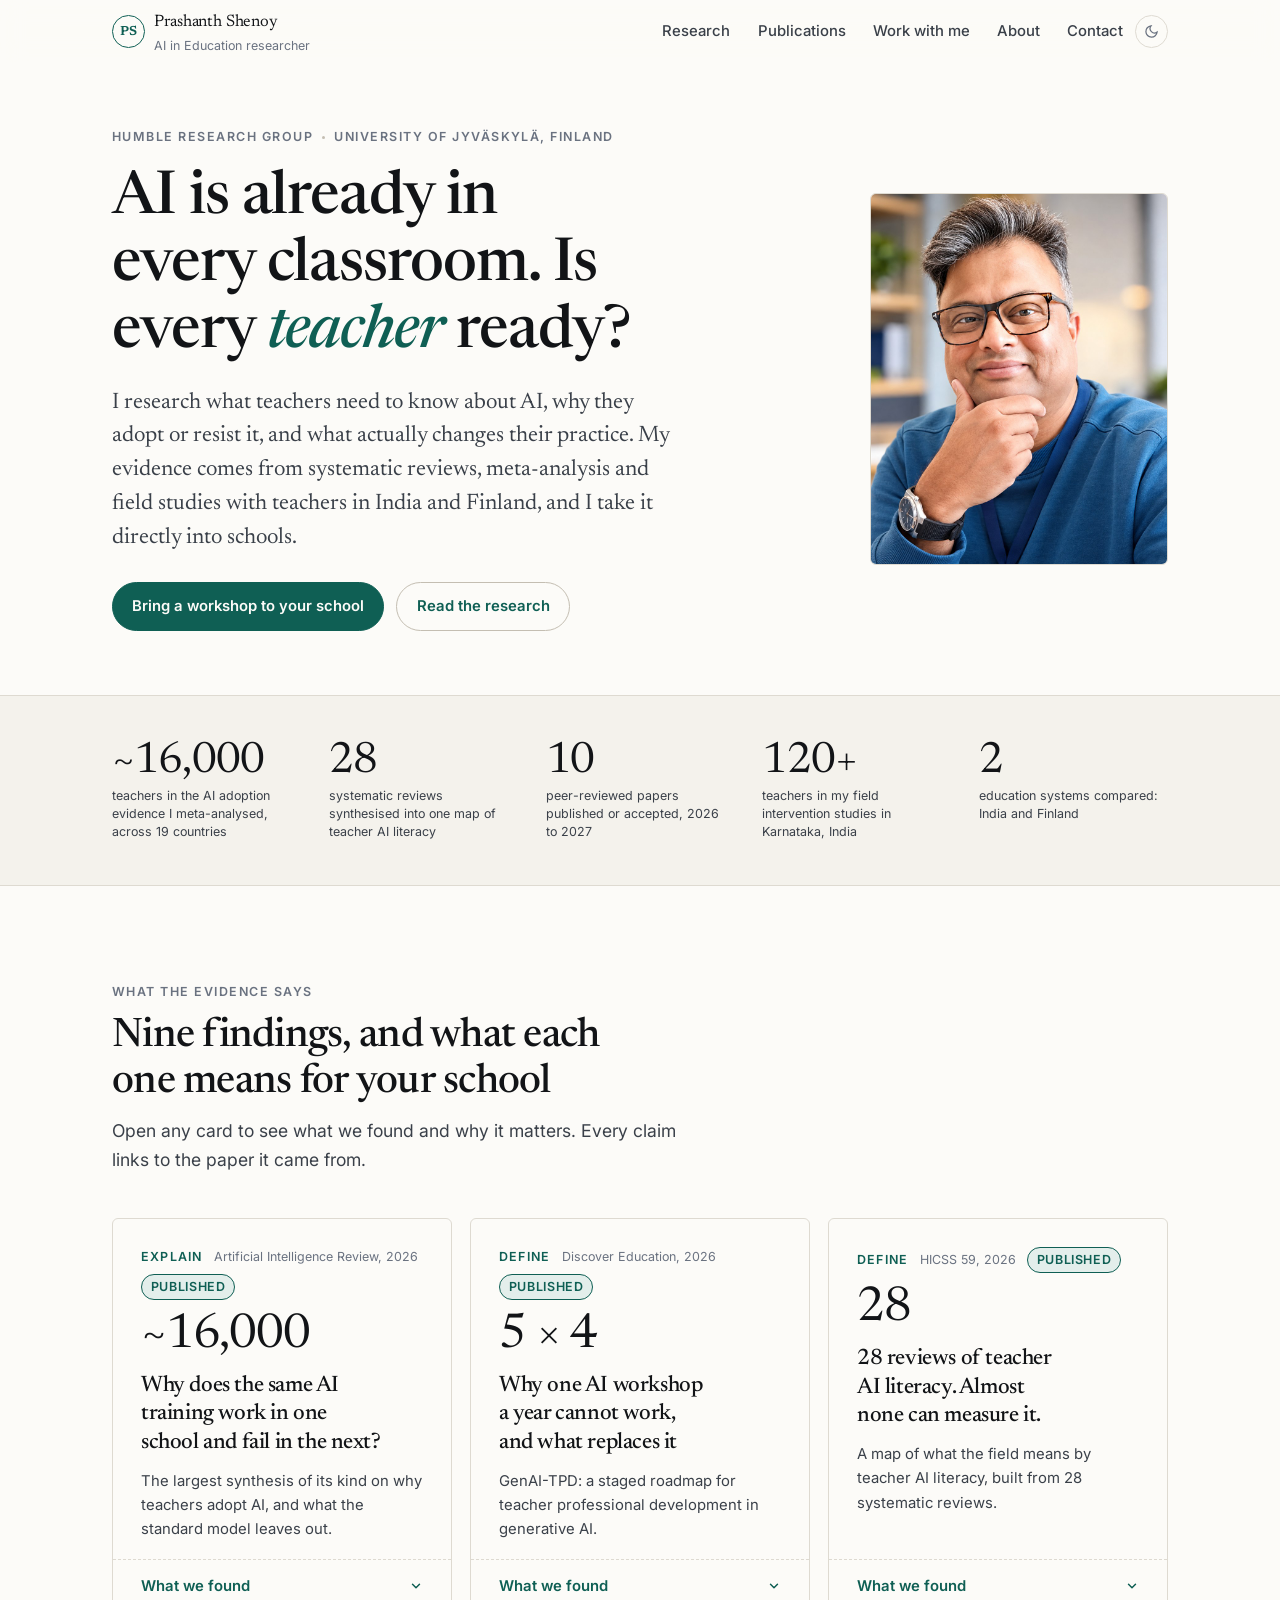
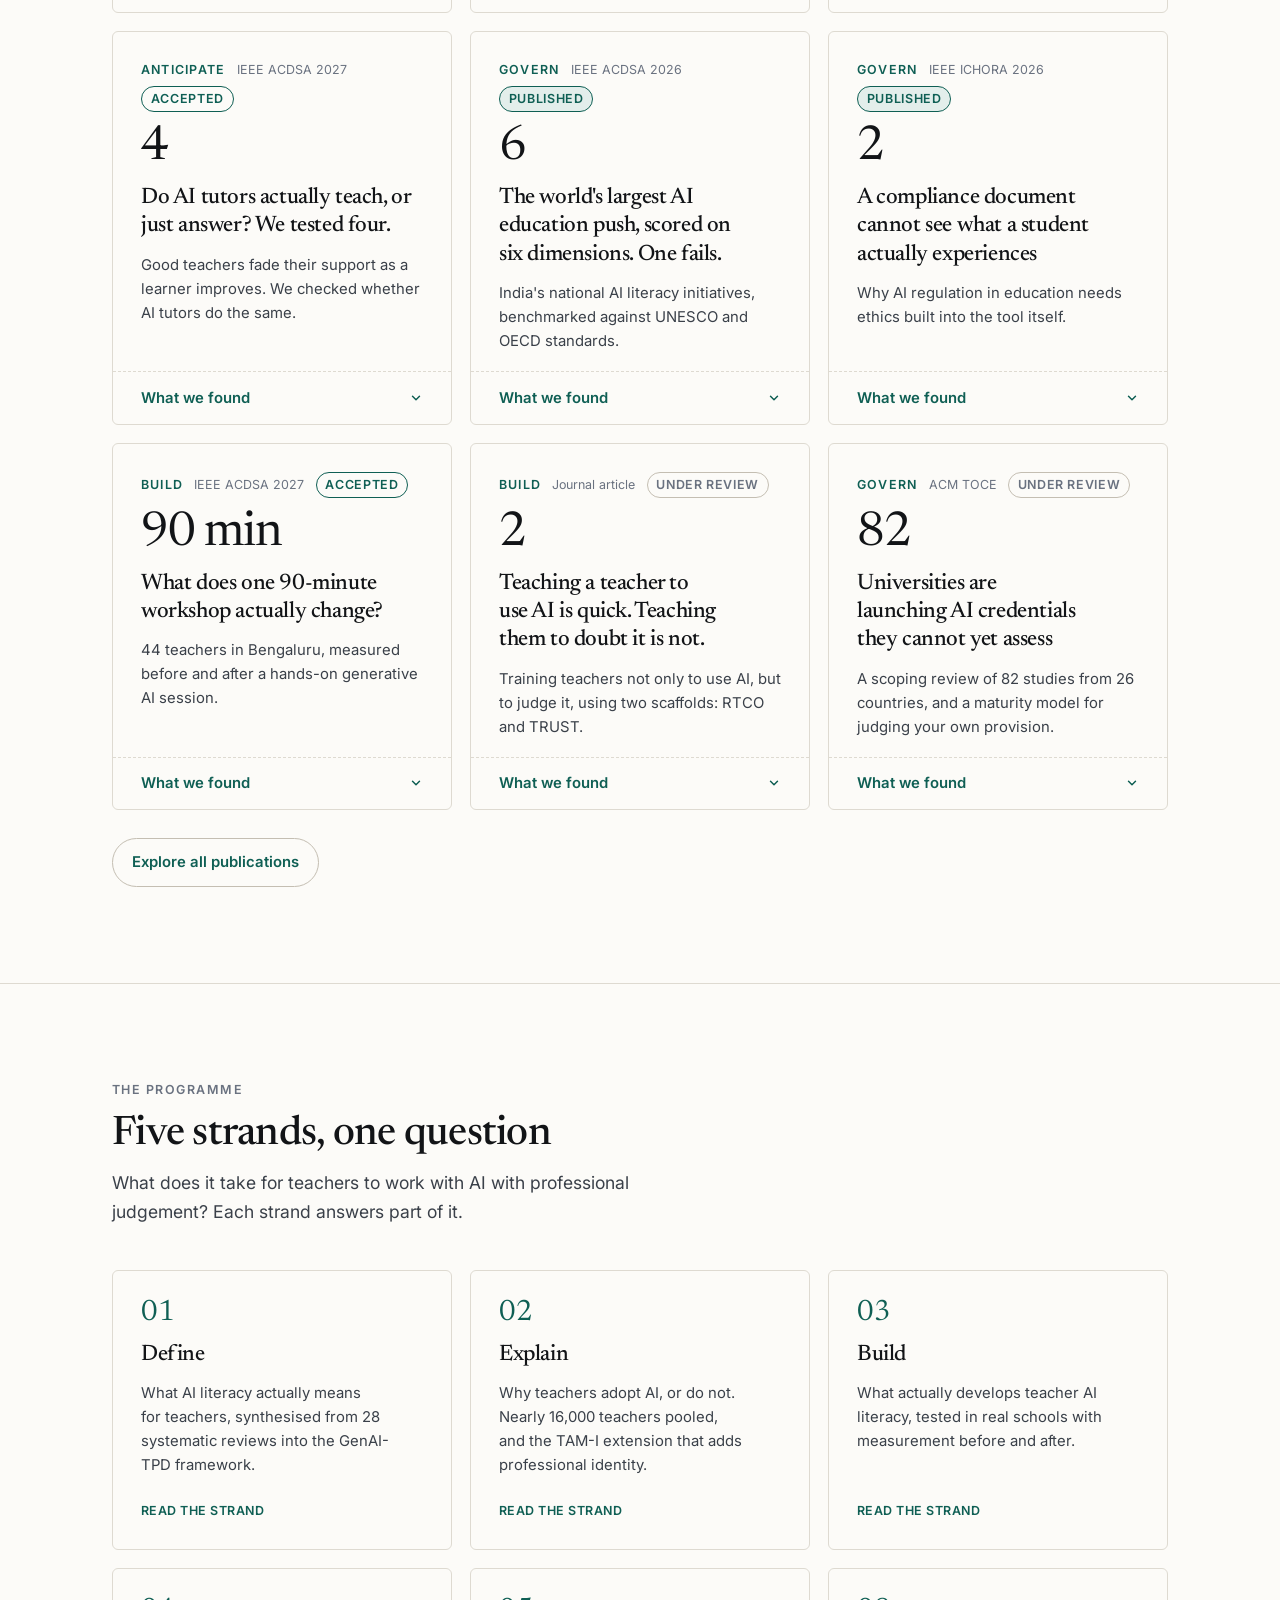
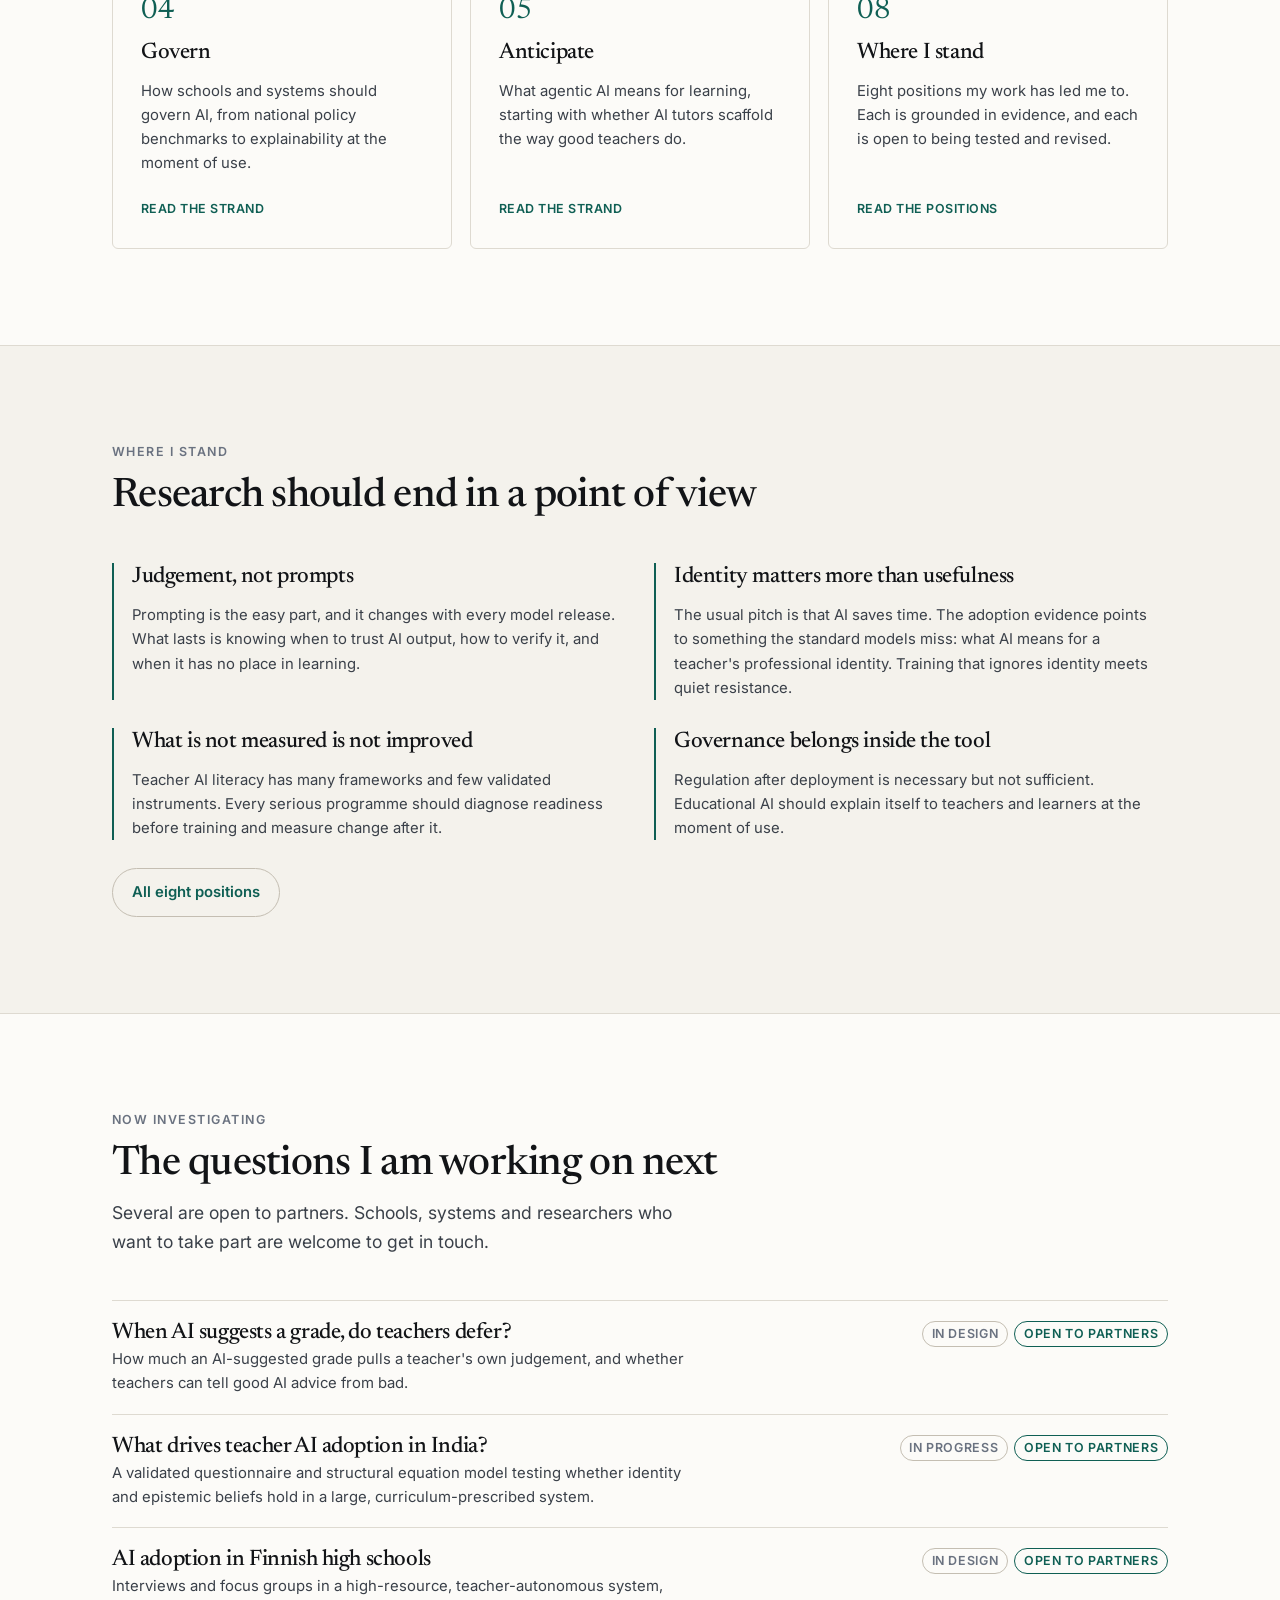
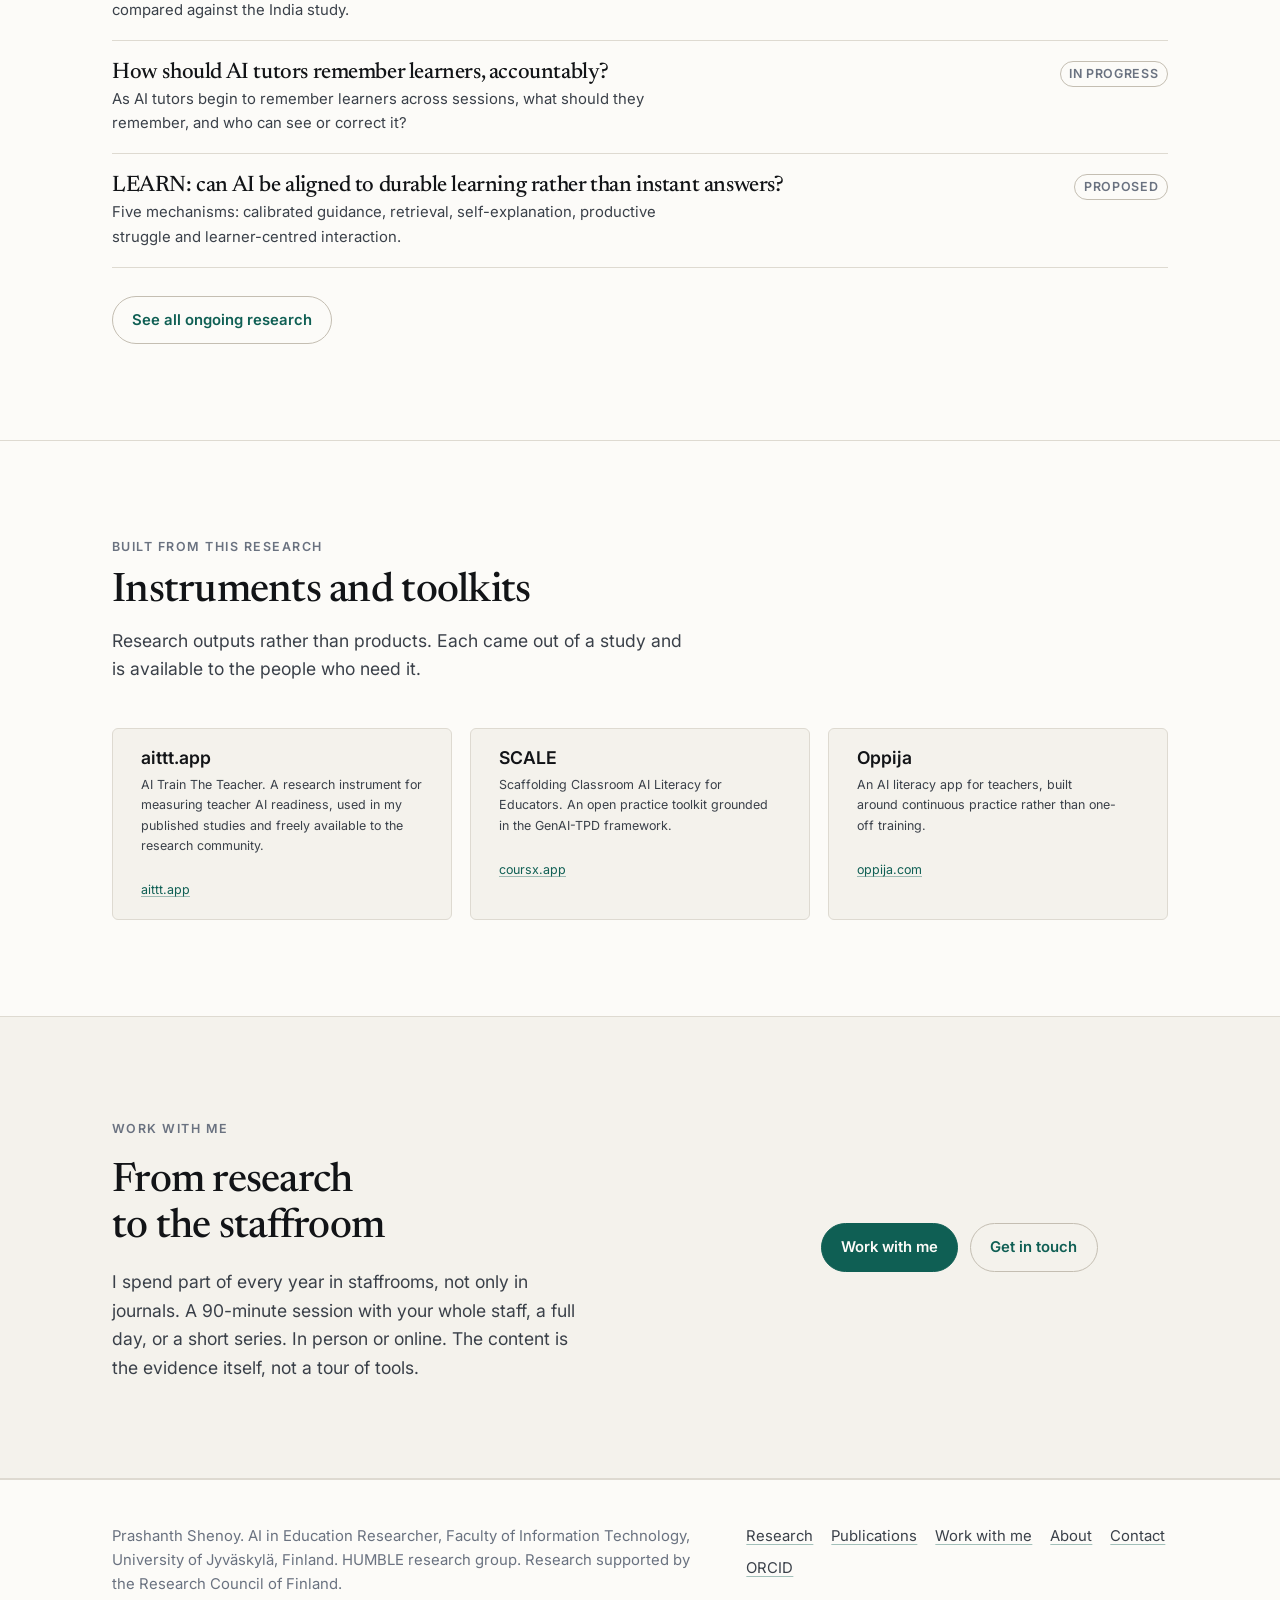
<file: index.html>
<!DOCTYPE html>
<html lang="en-GB">
<head>
<meta charset="utf-8">
<meta name="viewport" content="width=device-width, initial-scale=1">
<title>Prashanth Shenoy: Teacher AI Literacy Research</title>
<meta name="description" content="Research on how teachers learn, adopt and govern AI, with evidence from India and Finland. Workshops, talks, advice and research partnerships.">
<link rel="canonical" href="https://www.prashanthshenoy.com/">

<meta property="og:type" content="website">
<meta property="og:url" content="https://www.prashanthshenoy.com/">
<meta property="og:title" content="Prashanth Shenoy: Teacher AI Literacy Research">
<meta property="og:description" content="AI is already in every classroom. Is every teacher ready? Evidence from systematic reviews, meta-analysis and field studies in India and Finland.">
<meta property="og:image" content="https://www.prashanthshenoy.com/assets/img/og-card.jpg">
<meta name="twitter:card" content="summary_large_image">

<link rel="icon" href="data:image/svg+xml,%3Csvg xmlns='http://www.w3.org/2000/svg' viewBox='0 0 32 32'%3E%3Ccircle cx='16' cy='16' r='15' fill='none' stroke='%230F5F54' stroke-width='2'/%3E%3Ctext x='16' y='22' font-family='Georgia,serif' font-size='15' font-weight='600' fill='%230F5F54' text-anchor='middle'%3EPS%3C/text%3E%3C/svg%3E">

<link rel="preconnect" href="https://fonts.googleapis.com">
<link rel="preconnect" href="https://fonts.gstatic.com" crossorigin>
<link href="https://fonts.googleapis.com/css2?family=Newsreader:ital,opsz,wght@0,6..72,400;0,6..72,500;0,6..72,600;1,6..72,400&family=Inter:wght@400;500;600&display=swap" rel="stylesheet">
<link rel="stylesheet" href="assets/css/site.css">

<script type="application/ld+json">
{
  "@context": "https://schema.org",
  "@type": "Person",
  "name": "Prashanth Shenoy",
  "alternateName": "PS",
  "jobTitle": "AI in Education Researcher",
  "url": "https://www.prashanthshenoy.com/",
  "email": "mailto:prshenoy@jyu.fi",
  "identifier": "https://orcid.org/0009-0000-4653-6191",
  "sameAs": [
    "https://orcid.org/0009-0000-4653-6191",
    "https://scholar.google.com/citations?user=XSacJ08AAAAJ&hl=en",
    "https://www.linkedin.com/in/learnerforever"
  ],
  "affiliation": {
    "@type": "CollegeOrUniversity",
    "name": "University of Jyväskylä",
    "department": {
      "@type": "Organization",
      "name": "HUMBLE research group, Faculty of Information Technology"
    }
  },
  "knowsAbout": [
    "teacher AI literacy", "AI literacy for educators", "generative AI teacher professional development",
    "GenAI-TPD", "teacher AI adoption", "Technology Acceptance Model", "TAM-I",
    "AI governance in education", "explainability in education", "runtime governance",
    "AI tutors", "contingent scaffolding", "agentic AI in education"
  ]
}
</script>
</head>
<body>

<a class="skip-link" href="#main">Skip to content</a>

<header class="site-header">
  <div class="wrap site-header__inner">
    <a class="brand" href="index.html">
      <span class="monogram" aria-hidden="true">PS</span>
      <span>
        <span class="brand__name">Prashanth Shenoy</span>
        <span class="brand__role">AI in Education researcher</span>
      </span>
    </a>
    <div class="header-actions">
      <nav class="nav" aria-label="Primary">
        <a href="research.html">Research</a>
        <a href="publications.html">Publications</a>
        <a href="work-with-me.html">Work with me</a>
        <a href="about.html">About</a>
        <a href="contact.html">Contact</a>
      </nav>
      <details class="menu">
        <summary aria-label="Menu">
          <svg viewBox="0 0 24 24" width="16" height="16" fill="none" stroke="currentColor" stroke-width="2" stroke-linecap="round" aria-hidden="true"><path d="M3 6h18M3 12h18M3 18h18"/></svg>
        </summary>
        <div class="menu__panel">
          <a href="research.html">Research</a>
          <a href="publications.html">Publications</a>
          <a href="work-with-me.html">Work with me</a>
          <a href="about.html">About</a>
          <a href="contact.html">Contact</a>
        </div>
      </details>
      <button class="theme-toggle" type="button" aria-label="Switch theme">
        <svg viewBox="0 0 24 24" fill="none" stroke="currentColor" stroke-width="2" stroke-linecap="round" aria-hidden="true">
          <path d="M21 12.8A9 9 0 1 1 11.2 3a7 7 0 0 0 9.8 9.8z"/>
        </svg>
      </button>
    </div>
  </div>
</header>

<main id="main">

  <!-- ================= HERO ================= -->
  <section class="hero">
    <div class="wrap">
      <div class="hero__grid">
        <div>
          <div class="hero__kicker">
            <span class="eyebrow">HUMBLE research group</span>
            <span class="dot" aria-hidden="true"></span>
            <span class="eyebrow">University of Jyväskylä, Finland</span>
          </div>

          <h1>AI is already in every classroom. Is every <em>teacher</em> ready?</h1>

          <p class="hero__sub">
            I research what teachers need to know about AI, why they adopt or resist it, and
            what actually changes their practice. My evidence comes from systematic reviews,
            meta-analysis and field studies with teachers in India and Finland, and I take it
            directly into schools.
          </p>

          <div class="cta-row">
            <a class="btn" href="work-with-me.html">Bring a workshop to your school</a>
            <a class="btn btn--ghost" href="#findings">Read the research</a>
          </div>
        </div>

        <img class="hero__portrait" src="assets/img/portrait.jpg"
             alt="Prashanth Shenoy" width="480" height="600">
      </div>
    </div>
  </section>

  <!-- ================= PROOF BAR ================= -->
  <section class="proof tint">
    <div class="wrap">
      <div class="proof__grid">
        <div class="proof__item">
          <span class="proof__n num">~16,000</span>
          <p>teachers in the AI adoption evidence I meta-analysed, across 19 countries</p>
        </div>
        <div class="proof__item">
          <span class="proof__n num">28</span>
          <p>systematic reviews synthesised into one map of teacher AI literacy</p>
        </div>
        <div class="proof__item">
          <span class="proof__n num">10</span>
          <p>peer-reviewed papers published or accepted, 2026 to 2027</p>
        </div>
        <div class="proof__item">
          <span class="proof__n num">120+</span>
          <p>teachers in my field intervention studies in Karnataka, India</p>
        </div>
        <div class="proof__item">
          <span class="proof__n num">2</span>
          <p>education systems compared: India and Finland</p>
        </div>
      </div>
    </div>
  </section>

  <!-- ================= FINDING FEED ================= -->
  <section id="findings">
    <div class="wrap">
      <div class="section-head">
        <span class="eyebrow">What the evidence says</span>
        <h2>Nine findings, and what each one means for your school</h2>
        <p>Open any card to see what we found and why it matters. Every claim links to the paper it came from.</p>
      </div>

      <div class="feed">

        <!-- 1 -->
        <article class="card">
          <div class="card__top">
            <div class="card__label">
              <span class="card__strand">Explain</span>
              <span class="card__venue">Artificial Intelligence Review, 2026</span>
              <span class="chip chip--published">Published</span>
            </div>
            <span class="card__n num">~16,000</span>
            <h3 class="card__hook">Why does the same AI training work in one school and fail in the next?</h3>
            <p class="card__one">The largest synthesis of its kind on why teachers adopt AI, and what the standard model leaves out.</p>
          </div>
          <details>
            <summary>What we found
              <svg class="chev" viewBox="0 0 24 24" width="14" height="14" fill="none" stroke="currentColor" stroke-width="2.5" stroke-linecap="round" stroke-linejoin="round" aria-hidden="true"><path d="M6 9l6 6 6-6"/></svg>
            </summary>
            <dl class="reveal">
              <div>
                <dt>What we found</dt>
                <dd>Across 38 studies covering nearly 16,000 teachers in 19 countries, the core Technology Acceptance Model relationships hold strongly, but results vary enormously by context. We propose TAM-I, an extension that adds teachers' professional identity and epistemic beliefs.</dd>
              </div>
              <div>
                <dt>Why it matters</dt>
                <dd>Leaders cannot rely on "AI is useful" messaging. Adoption depends on context and on what AI means for teachers' sense of their profession.</dd>
              </div>
              <div class="actions">
                <a class="btn btn--sm" href="https://doi.org/10.1007/s10462-026-11736-x">Read the paper</a>
              </div>
            </dl>
          </details>
        </article>

        <!-- 2 -->
        <article class="card">
          <div class="card__top">
            <div class="card__label">
              <span class="card__strand">Define</span>
              <span class="card__venue">Discover Education, 2026</span>
              <span class="chip chip--published">Published</span>
            </div>
            <span class="card__n num">5 &times; 4</span>
            <h3 class="card__hook">Why one AI workshop a year cannot work, and what replaces it</h3>
            <p class="card__one">GenAI-TPD: a staged roadmap for teacher professional development in generative AI.</p>
          </div>
          <details>
            <summary>What we found
              <svg class="chev" viewBox="0 0 24 24" width="14" height="14" fill="none" stroke="currentColor" stroke-width="2.5" stroke-linecap="round" stroke-linejoin="round" aria-hidden="true"><path d="M6 9l6 6 6-6"/></svg>
            </summary>
            <dl class="reveal">
              <div>
                <dt>What we found</dt>
                <dd>Synthesising 20 peer-reviewed studies, we propose an affordance-based model with five competency domains, four developmental stages and four affordance categories: functional, cognitive, social and reflective.</dd>
              </div>
              <div>
                <dt>Why it matters</dt>
                <dd>It replaces one-off tool training with a progression that schools can plan, sequence and assess. Other researchers are already applying it, including in secondary language classrooms in China.</dd>
              </div>
              <div class="actions">
                <a class="btn btn--sm" href="https://doi.org/10.1007/s44217-026-01579-7">Read the paper</a>
              </div>
            </dl>
          </details>
        </article>

        <!-- 3 -->
        <article class="card">
          <div class="card__top">
            <div class="card__label">
              <span class="card__strand">Define</span>
              <span class="card__venue">HICSS 59, 2026</span>
              <span class="chip chip--published">Published</span>
            </div>
            <span class="card__n num">28</span>
            <h3 class="card__hook">28 reviews of teacher AI literacy. Almost none can measure it.</h3>
            <p class="card__one">A map of what the field means by teacher AI literacy, built from 28 systematic reviews.</p>
          </div>
          <details>
            <summary>What we found
              <svg class="chev" viewBox="0 0 24 24" width="14" height="14" fill="none" stroke="currentColor" stroke-width="2.5" stroke-linecap="round" stroke-linejoin="round" aria-hidden="true"><path d="M6 9l6 6 6-6"/></svg>
            </summary>
            <dl class="reveal">
              <div>
                <dt>What we found</dt>
                <dd>Theoretical foundations are fragmented, standardised assessment instruments are largely absent, and explainability receives little attention.</dd>
              </div>
              <div>
                <dt>Why it matters</dt>
                <dd>It sets the evidence base for a cohesive, ethics-aware framework, and shows why measurement is the field's most urgent gap.</dd>
              </div>
              <div class="actions">
                <a class="btn btn--sm" href="https://urn.fi/URN:NBN:fi:jyu-202601261572">Read the paper</a>
              </div>
            </dl>
          </details>
        </article>

        <!-- 4 -->
        <article class="card">
          <div class="card__top">
            <div class="card__label">
              <span class="card__strand">Anticipate</span>
              <span class="card__venue">IEEE ACDSA 2027</span>
              <span class="chip chip--accepted">Accepted</span>
            </div>
            <span class="card__n num">4</span>
            <h3 class="card__hook">Do AI tutors actually teach, or just answer? We tested four.</h3>
            <p class="card__one">Good teachers fade their support as a learner improves. We checked whether AI tutors do the same.</p>
          </div>
          <details>
            <summary>What we found
              <svg class="chev" viewBox="0 0 24 24" width="14" height="14" fill="none" stroke="currentColor" stroke-width="2.5" stroke-linecap="round" stroke-linejoin="round" aria-hidden="true"><path d="M6 9l6 6 6-6"/></svg>
            </summary>
            <dl class="reveal">
              <div>
                <dt>What we did</dt>
                <dd>We probed four commercial AI tutoring modes with a scripted learner who struggles, gains competence and then regresses, comparing tutoring mode on and off and a purpose-built tutoring agent. Responses were blind double coded for directness.</dd>
              </div>
              <div>
                <dt>Why it matters</dt>
                <dd>It sets a baseline for judging future agentic tutors against a core principle of good teaching. An AI tutor that never lets go is not teaching. It is answering.</dd>
              </div>
              <div class="actions">
                <a class="btn btn--sm btn--ghost" href="publications.html">Forthcoming, February 2027</a>
              </div>
            </dl>
          </details>
        </article>

        <!-- 5 -->
        <article class="card">
          <div class="card__top">
            <div class="card__label">
              <span class="card__strand">Govern</span>
              <span class="card__venue">IEEE ACDSA 2026</span>
              <span class="chip chip--published">Published</span>
            </div>
            <span class="card__n num">6</span>
            <h3 class="card__hook">The world's largest AI education push, scored on six dimensions. One fails.</h3>
            <p class="card__one">India's national AI literacy initiatives, benchmarked against UNESCO and OECD standards.</p>
          </div>
          <details>
            <summary>What we found
              <svg class="chev" viewBox="0 0 24 24" width="14" height="14" fill="none" stroke="currentColor" stroke-width="2.5" stroke-linecap="round" stroke-linejoin="round" aria-hidden="true"><path d="M6 9l6 6 6-6"/></svg>
            </summary>
            <dl class="reveal">
              <div>
                <dt>What we found</dt>
                <dd>Policy framing and student competencies are strong. Ethics and governance, teacher professional development and implementation are partial. Data protection is the weakest dimension. High-risk deployments such as dropout prediction, biometric attendance and learning analytics run without adequate safeguards.</dd>
              </div>
              <div>
                <dt>Why it matters</dt>
                <dd>National ambition is outpacing governance, and teacher preparation is a bottleneck. Any large system can check itself against the same six dimensions.</dd>
              </div>
              <div class="actions">
                <a class="btn btn--sm" href="https://doi.org/10.1109/ACDSA67686.2026.11467788">Read the paper</a>
                <a class="btn btn--sm btn--ghost" href="research/ai-literacy-governance-indian-education-policy.html">Full explainer</a>
              </div>
            </dl>
          </details>
        </article>

        <!-- 6 -->
        <article class="card">
          <div class="card__top">
            <div class="card__label">
              <span class="card__strand">Govern</span>
              <span class="card__venue">IEEE ICHORA 2026</span>
              <span class="chip chip--published">Published</span>
            </div>
            <span class="card__n num">2</span>
            <h3 class="card__hook">A compliance document cannot see what a student actually experiences</h3>
            <p class="card__one">Why AI regulation in education needs ethics built into the tool itself.</p>
          </div>
          <details>
            <summary>What we found
              <svg class="chev" viewBox="0 0 24 24" width="14" height="14" fill="none" stroke="currentColor" stroke-width="2.5" stroke-linecap="round" stroke-linejoin="round" aria-hidden="true"><path d="M6 9l6 6 6-6"/></svg>
            </summary>
            <dl class="reveal">
              <div>
                <dt>What we found</dt>
                <dd>Post-hoc regulatory governance, as in the EU AI Act, and design-embedded ethical constraints work best as complementary layers, with explainability treated as a property of the interaction rather than a retrospective obligation.</dd>
              </div>
              <div>
                <dt>Why it matters</dt>
                <dd>Schools and vendors should ask not only "is this compliant?" but "does this tool explain itself to teachers when it matters?"</dd>
              </div>
              <div class="actions">
                <a class="btn btn--sm" href="https://doi.org/10.1109/ICHORA69329.2026.11536988">Read the paper</a>
                <a class="btn btn--sm btn--ghost" href="research/eu-ai-act-runtime-governance-education.html">Full explainer</a>
              </div>
            </dl>
          </details>
        </article>

        <!-- 7 -->
        <article class="card">
          <div class="card__top">
            <div class="card__label">
              <span class="card__strand">Build</span>
              <span class="card__venue">IEEE ACDSA 2027</span>
              <span class="chip chip--accepted">Accepted</span>
            </div>
            <span class="card__n num">90 min</span>
            <h3 class="card__hook">What does one 90-minute workshop actually change?</h3>
            <p class="card__one">44 teachers in Bengaluru, measured before and after a hands-on generative AI session.</p>
          </div>
          <details>
            <summary>What we found
              <svg class="chev" viewBox="0 0 24 24" width="14" height="14" fill="none" stroke="currentColor" stroke-width="2.5" stroke-linecap="round" stroke-linejoin="round" aria-hidden="true"><path d="M6 9l6 6 6-6"/></svg>
            </summary>
            <dl class="reveal">
              <div>
                <dt>What we did</dt>
                <dd>44 teachers in Bengaluru used generative AI to design curriculum materials in a hands-on workshop. AI literacy readiness, measured with Technology Acceptance Model constructs, was higher after the workshop than before.</dd>
              </div>
              <div>
                <dt>Why it matters</dt>
                <dd>Short, practice-based sessions can move readiness in a large, AI-first education system.</dd>
              </div>
              <div class="actions">
                <a class="btn btn--sm btn--ghost" href="publications.html">Forthcoming, February 2027</a>
              </div>
            </dl>
          </details>
        </article>

        <!-- 8 -->
        <article class="card">
          <div class="card__top">
            <div class="card__label">
              <span class="card__strand">Build</span>
              <span class="card__venue">Journal article</span>
              <span class="chip">Under review</span>
            </div>
            <span class="card__n num">2</span>
            <h3 class="card__hook">Teaching a teacher to use AI is quick. Teaching them to doubt it is not.</h3>
            <p class="card__one">Training teachers not only to use AI, but to judge it, using two scaffolds: RTCO and TRUST.</p>
          </div>
          <details>
            <summary>What we found
              <svg class="chev" viewBox="0 0 24 24" width="14" height="14" fill="none" stroke="currentColor" stroke-width="2.5" stroke-linecap="round" stroke-linejoin="round" aria-hidden="true"><path d="M6 9l6 6 6-6"/></svg>
            </summary>
            <dl class="reveal">
              <div>
                <dt>What we did</dt>
                <dd>A two-site professional development intervention with school teachers in Karnataka, introducing two scaffolds: RTCO for constructing prompts and TRUST for verifying what AI produces.</dd>
              </div>
              <div>
                <dt>Why it matters</dt>
                <dd>Prompting changes with every model release. Judgement about when to trust output, how to verify it and when to set it aside is what lasts.</dd>
              </div>
            </dl>
          </details>
        </article>

        <!-- 9 -->
        <article class="card">
          <div class="card__top">
            <div class="card__label">
              <span class="card__strand">Govern</span>
              <span class="card__venue">ACM TOCE</span>
              <span class="chip">Under review</span>
            </div>
            <span class="card__n num">82</span>
            <h3 class="card__hook">Universities are launching AI credentials they cannot yet assess</h3>
            <p class="card__one">A scoping review of 82 studies from 26 countries, and a maturity model for judging your own provision.</p>
          </div>
          <details>
            <summary>What we found
              <svg class="chev" viewBox="0 0 24 24" width="14" height="14" fill="none" stroke="currentColor" stroke-width="2.5" stroke-linecap="round" stroke-linejoin="round" aria-hidden="true"><path d="M6 9l6 6 6-6"/></svg>
            </summary>
            <dl class="reveal">
              <div>
                <dt>What we found</dt>
                <dd>A PRISMA-ScR scoping review of 82 studies from 26 countries. Most programmes are still at proposal or pilot stage, few specify measurable learning outcomes, and many do not document how ethics is taught.</dd>
              </div>
              <div>
                <dt>Why it matters</dt>
                <dd>We propose an AI Credential Maturity Model, levels L0 to L3, to help institutions judge where their own provision actually stands.</dd>
              </div>
            </dl>
          </details>
        </article>

      </div>

      <div class="cta-row">
        <a class="btn btn--ghost" href="publications.html">Explore all publications</a>
      </div>
    </div>
  </section>

  <!-- ================= STRANDS ================= -->
  <section class="rule-top" id="strands">
    <div class="wrap">
      <div class="section-head">
        <span class="eyebrow">The programme</span>
        <h2>Five strands, one question</h2>
        <p>What does it take for teachers to work with AI with professional judgement? Each strand answers part of it.</p>
      </div>

      <div class="strands">
        <a class="strand" href="research.html#define">
          <span class="strand__n num">01</span>
          <h3>Define</h3>
          <p>What AI literacy actually means for teachers, synthesised from 28 systematic reviews into the GenAI-TPD framework.</p>
          <span class="go">Read the strand</span>
        </a>
        <a class="strand" href="research.html#explain">
          <span class="strand__n num">02</span>
          <h3>Explain</h3>
          <p>Why teachers adopt AI, or do not. Nearly 16,000 teachers pooled, and the TAM-I extension that adds professional identity.</p>
          <span class="go">Read the strand</span>
        </a>
        <a class="strand" href="research.html#build">
          <span class="strand__n num">03</span>
          <h3>Build</h3>
          <p>What actually develops teacher AI literacy, tested in real schools with measurement before and after.</p>
          <span class="go">Read the strand</span>
        </a>
        <a class="strand" href="research.html#govern">
          <span class="strand__n num">04</span>
          <h3>Govern</h3>
          <p>How schools and systems should govern AI, from national policy benchmarks to explainability at the moment of use.</p>
          <span class="go">Read the strand</span>
        </a>
        <a class="strand" href="research.html#anticipate">
          <span class="strand__n num">05</span>
          <h3>Anticipate</h3>
          <p>What agentic AI means for learning, starting with whether AI tutors scaffold the way good teachers do.</p>
          <span class="go">Read the strand</span>
        </a>
        <a class="strand" href="research.html#positions">
          <span class="strand__n num">08</span>
          <h3>Where I stand</h3>
          <p>Eight positions my work has led me to. Each is grounded in evidence, and each is open to being tested and revised.</p>
          <span class="go">Read the positions</span>
        </a>
      </div>
    </div>
  </section>

  <!-- ================= POSITION TEASER ================= -->
  <section class="tint">
    <div class="wrap">
      <div class="section-head">
        <span class="eyebrow">Where I stand</span>
        <h2>Research should end in a point of view</h2>
      </div>
      <div class="positions">
        <div class="position">
          <h3>Judgement, not prompts</h3>
          <p>Prompting is the easy part, and it changes with every model release. What lasts is knowing when to trust AI output, how to verify it, and when it has no place in learning.</p>
        </div>
        <div class="position">
          <h3>Identity matters more than usefulness</h3>
          <p>The usual pitch is that AI saves time. The adoption evidence points to something the standard models miss: what AI means for a teacher's professional identity. Training that ignores identity meets quiet resistance.</p>
        </div>
        <div class="position">
          <h3>What is not measured is not improved</h3>
          <p>Teacher AI literacy has many frameworks and few validated instruments. Every serious programme should diagnose readiness before training and measure change after it.</p>
        </div>
        <div class="position">
          <h3>Governance belongs inside the tool</h3>
          <p>Regulation after deployment is necessary but not sufficient. Educational AI should explain itself to teachers and learners at the moment of use.</p>
        </div>
      </div>
      <div class="cta-row">
        <a class="btn btn--ghost" href="research.html#positions">All eight positions</a>
      </div>
    </div>
  </section>

  <!-- ================= NOW INVESTIGATING ================= -->
  <section id="now">
    <div class="wrap">
      <div class="section-head">
        <span class="eyebrow">Now investigating</span>
        <h2>The questions I am working on next</h2>
        <p>Several are open to partners. Schools, systems and researchers who want to take part are welcome to get in touch.</p>
      </div>

      <div class="ongoing">
        <div class="ongoing__row">
          <div>
            <h3>When AI suggests a grade, do teachers defer?</h3>
            <p>How much an AI-suggested grade pulls a teacher's own judgement, and whether teachers can tell good AI advice from bad.</p>
          </div>
          <div class="ongoing__meta">
            <span class="chip">In design</span>
            <span class="chip chip--accepted">Open to partners</span>
          </div>
        </div>
        <div class="ongoing__row">
          <div>
            <h3>What drives teacher AI adoption in India?</h3>
            <p>A validated questionnaire and structural equation model testing whether identity and epistemic beliefs hold in a large, curriculum-prescribed system.</p>
          </div>
          <div class="ongoing__meta">
            <span class="chip">In progress</span>
            <span class="chip chip--accepted">Open to partners</span>
          </div>
        </div>
        <div class="ongoing__row">
          <div>
            <h3>AI adoption in Finnish high schools</h3>
            <p>Interviews and focus groups in a high-resource, teacher-autonomous system, compared against the India study.</p>
          </div>
          <div class="ongoing__meta">
            <span class="chip">In design</span>
            <span class="chip chip--accepted">Open to partners</span>
          </div>
        </div>
        <div class="ongoing__row">
          <div>
            <h3>How should AI tutors remember learners, accountably?</h3>
            <p>As AI tutors begin to remember learners across sessions, what should they remember, and who can see or correct it?</p>
          </div>
          <div class="ongoing__meta">
            <span class="chip">In progress</span>
          </div>
        </div>
        <div class="ongoing__row">
          <div>
            <h3>LEARN: can AI be aligned to durable learning rather than instant answers?</h3>
            <p>Five mechanisms: calibrated guidance, retrieval, self-explanation, productive struggle and learner-centred interaction.</p>
          </div>
          <div class="ongoing__meta">
            <span class="chip">Proposed</span>
          </div>
        </div>
      </div>

      <div class="cta-row">
        <a class="btn btn--ghost" href="publications.html#ongoing">See all ongoing research</a>
      </div>
    </div>
  </section>

  <!-- ================= BUILT FROM THIS RESEARCH ================= -->
  <section class="rule-top" id="outputs">
    <div class="wrap">
      <div class="section-head">
        <span class="eyebrow">Built from this research</span>
        <h2>Instruments and toolkits</h2>
        <p>Research outputs rather than products. Each came out of a study and is available to the people who need it.</p>
      </div>
      <div class="outputs">
        <div class="output">
          <h3>aittt.app</h3>
          <p>AI Train The Teacher. A research instrument for measuring teacher AI readiness, used in my published studies and freely available to the research community.</p>
          <p><a href="https://aittt.app">aittt.app</a></p>
        </div>
        <div class="output">
          <h3>SCALE</h3>
          <p>Scaffolding Classroom AI Literacy for Educators. An open practice toolkit grounded in the GenAI-TPD framework.</p>
          <p><a href="https://coursx.app">coursx.app</a></p>
        </div>
        <div class="output">
          <h3>Oppija</h3>
          <p>An AI literacy app for teachers, built around continuous practice rather than one-off training.</p>
          <p><a href="https://oppija.com">oppija.com</a></p>
        </div>
      </div>
    </div>
  </section>

  <!-- ================= CTA ================= -->
  <section class="tint cta-band">
    <div class="wrap">
      <div class="cta-band__grid">
        <div>
          <span class="eyebrow">Work with me</span>
          <h2 class="mt-3">From research to the staffroom</h2>
          <p class="mt-3">
            I spend part of every year in staffrooms, not only in journals. A 90-minute session
            with your whole staff, a full day, or a short series. In person or online. The
            content is the evidence itself, not a tour of tools.
          </p>
        </div>
        <div class="cta-row" style="margin-top:0">
          <a class="btn" href="work-with-me.html">Work with me</a>
          <a class="btn btn--ghost" href="contact.html">Get in touch</a>
        </div>
      </div>
    </div>
  </section>

</main>

<footer class="site-footer">
  <div class="wrap site-footer__grid">
    <p>
      Prashanth Shenoy. AI in Education Researcher, Faculty of
      Information Technology, University of Jyväskylä, Finland. HUMBLE research group.
      Research supported by the Research Council of Finland.
    </p>
    <div class="site-footer__links">
      <a href="research.html">Research</a>
      <a href="publications.html">Publications</a>
      <a href="work-with-me.html">Work with me</a>
      <a href="about.html">About</a>
      <a href="contact.html">Contact</a>
      <a href="https://orcid.org/0009-0000-4653-6191">ORCID</a>
    </div>
  </div>
</footer>

<script src="assets/js/site.js" defer></script>
</body>
</html>
</file>
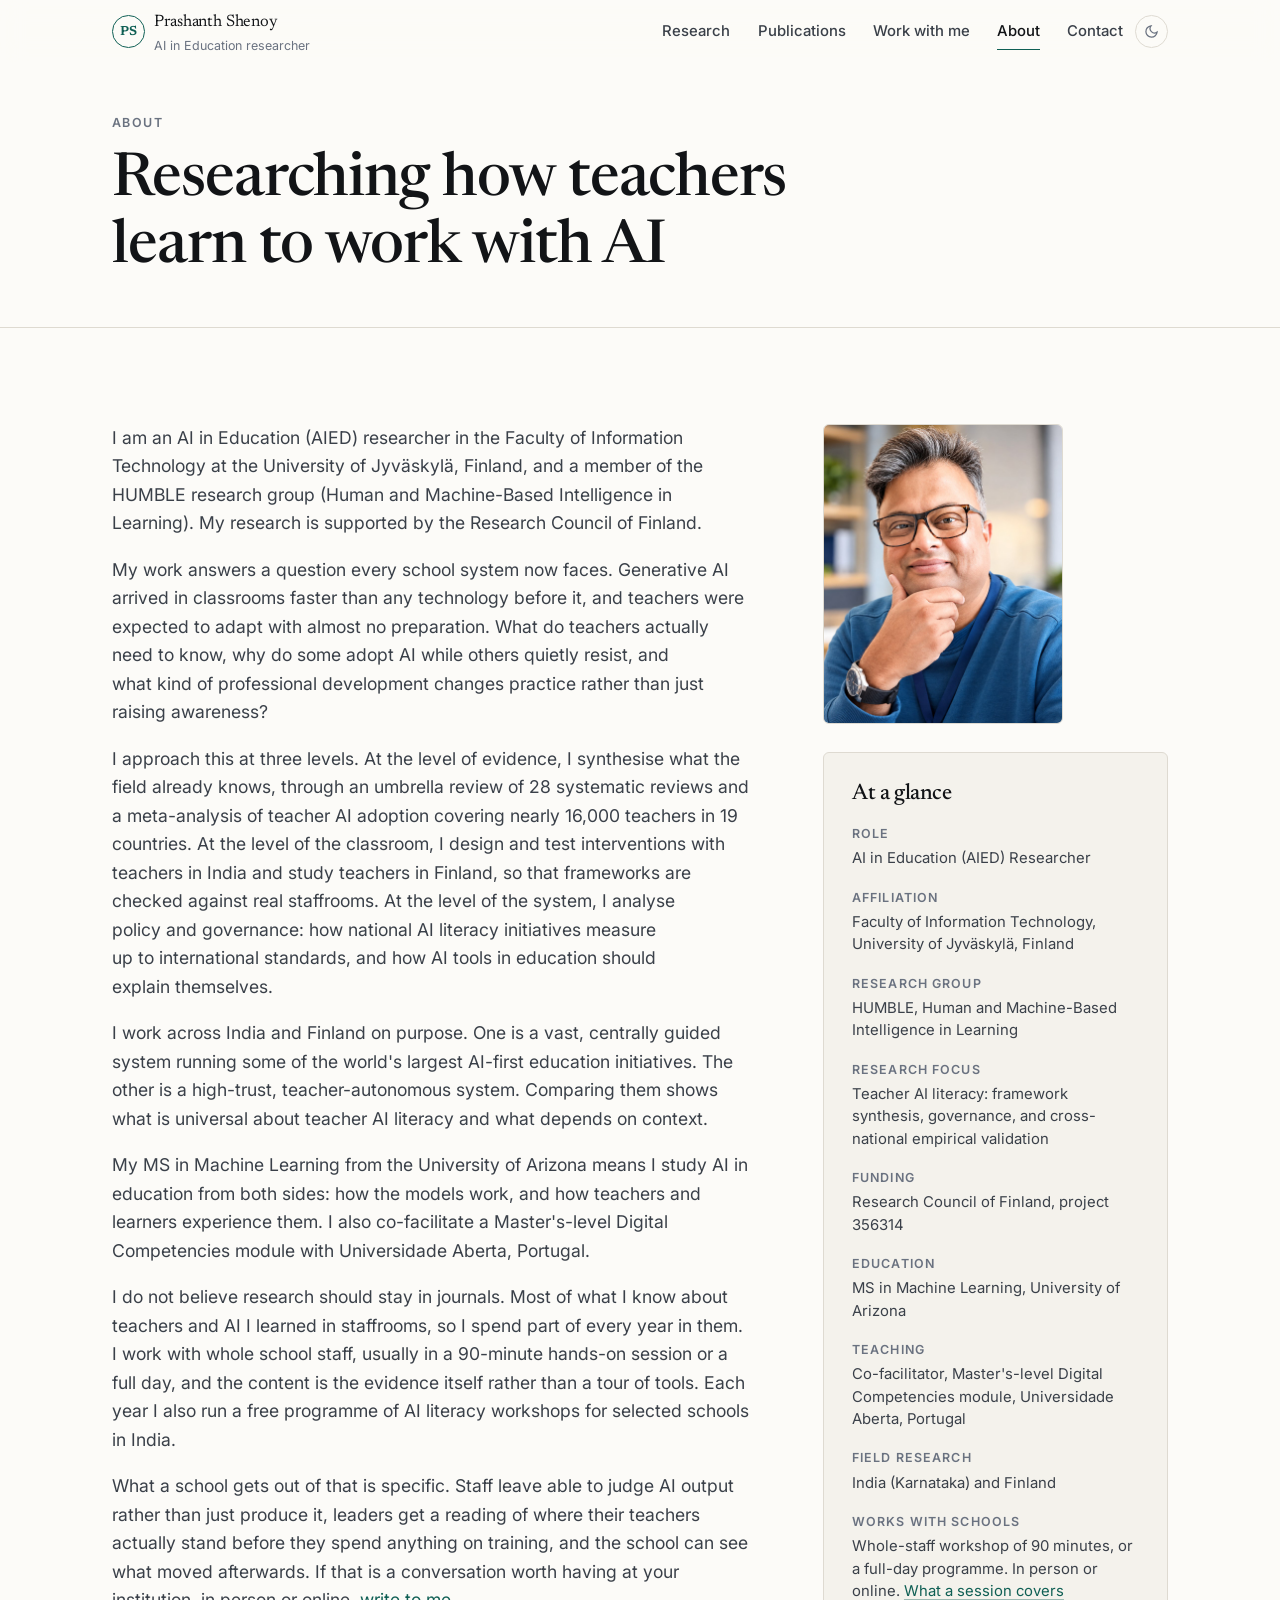
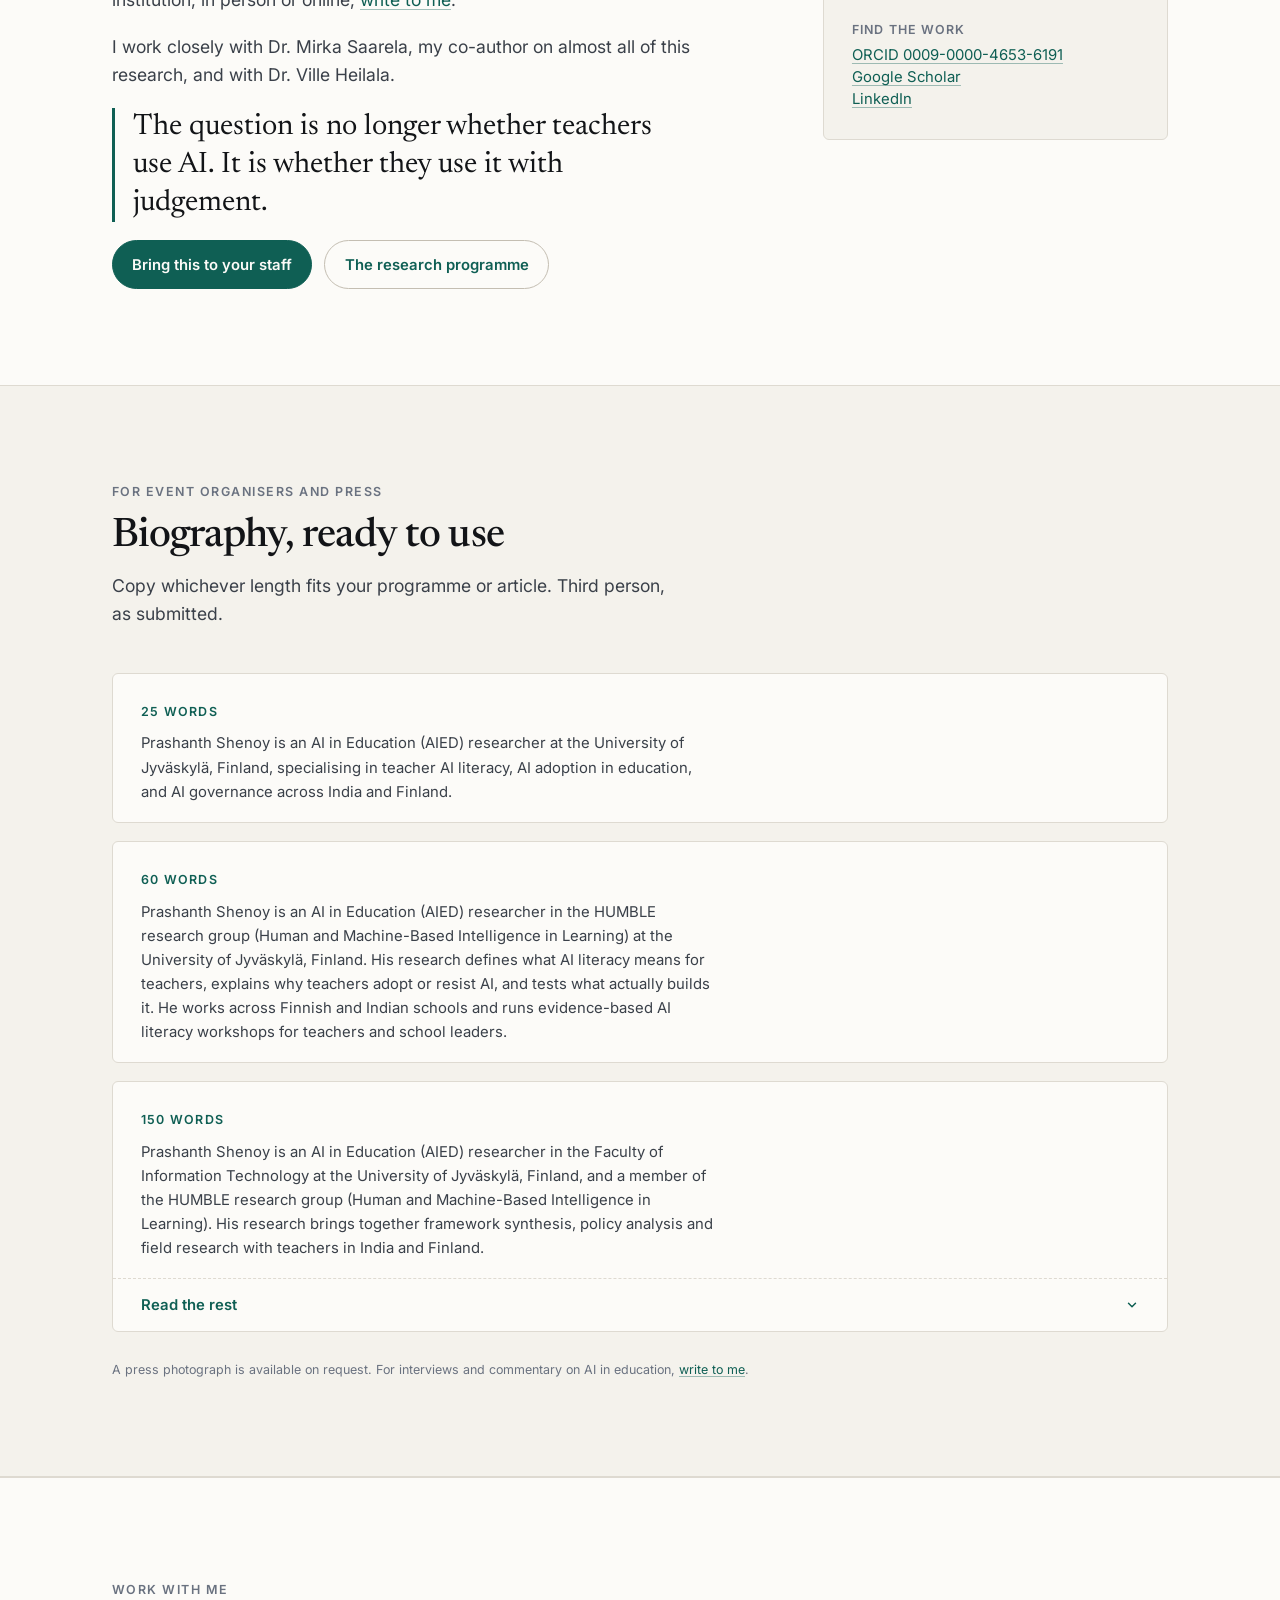
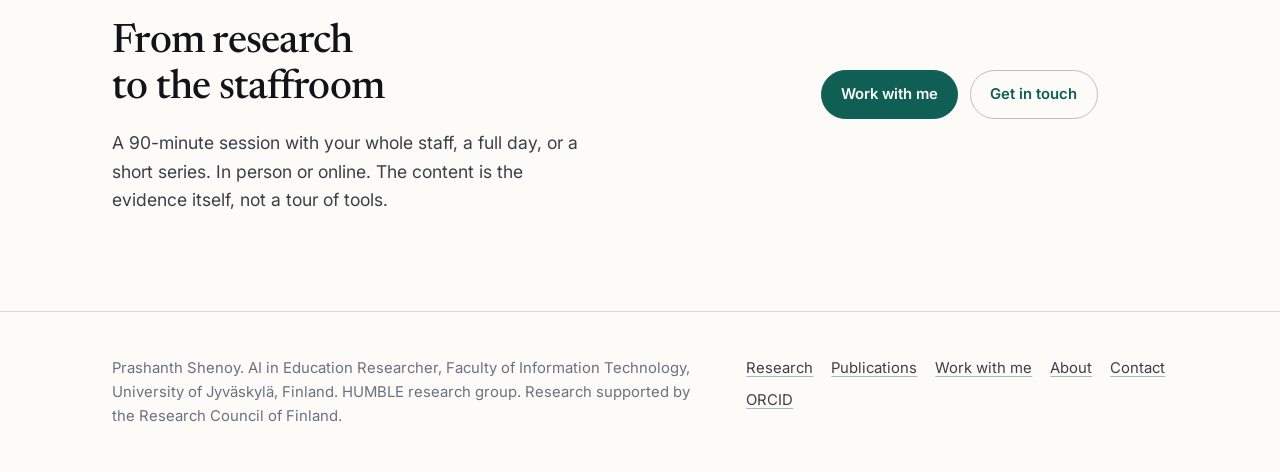
<file: about.html>
<!DOCTYPE html>
<html lang="en-GB">
<head>
<meta charset="utf-8">
<meta name="viewport" content="width=device-width, initial-scale=1">
<title>About Prashanth Shenoy, AIED Researcher</title>
<meta name="description" content="AI in Education researcher specialising in teacher AI literacy at the University of Jyväskylä, Finland, HUMBLE research group.">
<link rel="canonical" href="https://www.prashanthshenoy.com/about.html">

<meta property="og:type" content="profile">
<meta property="og:url" content="https://www.prashanthshenoy.com/about.html">
<meta property="og:title" content="About Prashanth Shenoy, AI in Education researcher">
<meta property="og:description" content="Researching how teachers learn to work with AI, at the University of Jyväskylä, Finland, with field research in India and Finland.">
<meta property="og:image" content="https://www.prashanthshenoy.com/assets/img/og-card.jpg">
<meta name="twitter:card" content="summary_large_image">

<link rel="icon" href="data:image/svg+xml,%3Csvg xmlns='http://www.w3.org/2000/svg' viewBox='0 0 32 32'%3E%3Ccircle cx='16' cy='16' r='15' fill='none' stroke='%230F5F54' stroke-width='2'/%3E%3Ctext x='16' y='22' font-family='Georgia,serif' font-size='15' font-weight='600' fill='%230F5F54' text-anchor='middle'%3EPS%3C/text%3E%3C/svg%3E">

<link rel="preconnect" href="https://fonts.googleapis.com">
<link rel="preconnect" href="https://fonts.gstatic.com" crossorigin>
<link href="https://fonts.googleapis.com/css2?family=Newsreader:ital,opsz,wght@0,6..72,400;0,6..72,500;0,6..72,600;1,6..72,400&family=Inter:wght@400;500;600&display=swap" rel="stylesheet">
<link rel="stylesheet" href="assets/css/site.css">

<script type="application/ld+json">
{
  "@context": "https://schema.org",
  "@type": "Person",
  "name": "Prashanth Shenoy",
  "alternateName": "PS",
  "jobTitle": "AI in Education Researcher",
  "url": "https://www.prashanthshenoy.com/",
  "email": "mailto:prshenoy@jyu.fi",
  "identifier": "https://orcid.org/0009-0000-4653-6191",
  "sameAs": [
    "https://orcid.org/0009-0000-4653-6191",
    "https://scholar.google.com/citations?user=XSacJ08AAAAJ&hl=en",
    "https://www.linkedin.com/in/learnerforever"
  ],
  "affiliation": {
    "@type": "CollegeOrUniversity",
    "name": "University of Jyväskylä",
    "department": {
      "@type": "Organization",
      "name": "HUMBLE research group, Faculty of Information Technology"
    }
  },
  "alumniOf": {"@type": "CollegeOrUniversity", "name": "University of Arizona"},
  "knowsAbout": [
    "teacher AI literacy", "AI literacy for educators", "generative AI teacher professional development",
    "GenAI-TPD", "teacher AI adoption", "Technology Acceptance Model", "TAM-I",
    "AI governance in education", "explainability in education", "runtime governance",
    "AI tutors", "contingent scaffolding", "agentic AI in education"
  ]
}
</script>
</head>
<body>

<a class="skip-link" href="#main">Skip to content</a>

<header class="site-header">
  <div class="wrap site-header__inner">
    <a class="brand" href="index.html">
      <span class="monogram" aria-hidden="true">PS</span>
      <span>
        <span class="brand__name">Prashanth Shenoy</span>
        <span class="brand__role">AI in Education researcher</span>
      </span>
    </a>
    <div class="header-actions">
      <nav class="nav" aria-label="Primary">
        <a href="research.html">Research</a>
        <a href="publications.html">Publications</a>
        <a href="work-with-me.html">Work with me</a>
        <a href="about.html">About</a>
        <a href="contact.html">Contact</a>
      </nav>
      <details class="menu">
        <summary aria-label="Menu">
          <svg viewBox="0 0 24 24" width="16" height="16" fill="none" stroke="currentColor" stroke-width="2" stroke-linecap="round" aria-hidden="true"><path d="M3 6h18M3 12h18M3 18h18"/></svg>
        </summary>
        <div class="menu__panel">
          <a href="research.html">Research</a>
          <a href="publications.html">Publications</a>
          <a href="work-with-me.html">Work with me</a>
          <a href="about.html">About</a>
          <a href="contact.html">Contact</a>
        </div>
      </details>
      <button class="theme-toggle" type="button" aria-label="Switch theme">
        <svg viewBox="0 0 24 24" fill="none" stroke="currentColor" stroke-width="2" stroke-linecap="round" aria-hidden="true">
          <path d="M21 12.8A9 9 0 1 1 11.2 3a7 7 0 0 0 9.8 9.8z"/>
        </svg>
      </button>
    </div>
  </div>
</header>

<main id="main">

  <!-- ================= PAGE HERO ================= -->
  <section class="page-hero">
    <div class="wrap">
      <span class="eyebrow">About</span>
      <h1>Researching how teachers learn to work with AI</h1>
    </div>
  </section>

  <section class="rule-top">
    <div class="wrap">
      <div class="about__grid">

        <div class="prose">
          <p>
            I am an AI in Education (AIED) researcher in the Faculty of Information Technology at
            the University of Jyväskylä, Finland, and a member of the HUMBLE research group
            (Human and Machine-Based Intelligence in Learning). My research is supported by the
            Research Council of Finland.
          </p>
          <p>
            My work answers a question every school system now faces. Generative AI arrived in
            classrooms faster than any technology before it, and teachers were expected to adapt
            with almost no preparation. What do teachers actually need to know, why do some adopt
            AI while others quietly resist, and what kind of professional development changes
            practice rather than just raising awareness?
          </p>
          <p>
            I approach this at three levels. At the level of evidence, I synthesise what the field
            already knows, through an umbrella review of 28 systematic reviews and a meta-analysis
            of teacher AI adoption covering nearly 16,000 teachers in 19 countries. At the level of
            the classroom, I design and test interventions with teachers in India and study
            teachers in Finland, so that frameworks are checked against real staffrooms. At the
            level of the system, I analyse policy and governance: how national AI literacy
            initiatives measure up to international standards, and how AI tools in education should
            explain themselves.
          </p>
          <p>
            I work across India and Finland on purpose. One is a vast, centrally guided system
            running some of the world's largest AI-first education initiatives. The other is a
            high-trust, teacher-autonomous system. Comparing them shows what is universal about
            teacher AI literacy and what depends on context.
          </p>
          <p>
            My MS in Machine Learning from the University of Arizona means I study AI in education
            from both sides: how the models work, and how teachers and learners experience them. I
            also co-facilitate a Master's-level Digital Competencies module with Universidade
            Aberta, Portugal.
          </p>
          <p>
            I do not believe research should stay in journals. Most of what I know about teachers
            and AI I learned in staffrooms, so I spend part of every year in them. I work with
            whole school staff, usually in a 90-minute hands-on session or a full day, and the
            content is the evidence itself rather than a tour of tools. Each year I also run a free
            programme of AI literacy workshops for selected schools in India.
          </p>
          <p>
            What a school gets out of that is specific. Staff leave able to judge AI output rather
            than just produce it, leaders get a reading of where their teachers actually stand
            before they spend anything on training, and the school can see what moved afterwards.
            If that is a conversation worth having at your institution, in person or online,
            <a href="contact.html">write to me</a>.
          </p>
          <p>
            I work closely with Dr. Mirka Saarela, my co-author on almost all of this research, and
            with Dr. Ville Heilala.
          </p>

          <blockquote class="pullquote mt-5">
            The question is no longer whether teachers use AI. It is whether they use it with judgement.
          </blockquote>

          <div class="cta-row">
            <a class="btn" href="work-with-me.html">Bring this to your staff</a>
            <a class="btn btn--ghost" href="research.html">The research programme</a>
          </div>
        </div>

        <aside>
          <img class="about__portrait" src="assets/img/portrait.jpg" alt="Prashanth Shenoy" width="480" height="600">
          <div class="glance">
            <h2>At a glance</h2>
            <dl>
              <div>
                <dt>Role</dt>
                <dd>AI in Education (AIED) Researcher</dd>
              </div>
              <div>
                <dt>Affiliation</dt>
                <dd>Faculty of Information Technology, University of Jyväskylä, Finland</dd>
              </div>
              <div>
                <dt>Research group</dt>
                <dd>HUMBLE, Human and Machine-Based Intelligence in Learning</dd>
              </div>
              <div>
                <dt>Research focus</dt>
                <dd>Teacher AI literacy: framework synthesis, governance, and cross-national empirical validation</dd>
              </div>
              <div>
                <dt>Funding</dt>
                <dd>Research Council of Finland, project 356314</dd>
              </div>
              <div>
                <dt>Education</dt>
                <dd>MS in Machine Learning, University of Arizona</dd>
              </div>
              <div>
                <dt>Teaching</dt>
                <dd>Co-facilitator, Master's-level Digital Competencies module, Universidade Aberta, Portugal</dd>
              </div>
              <div>
                <dt>Field research</dt>
                <dd>India (Karnataka) and Finland</dd>
              </div>
              <div>
                <dt>Works with schools</dt>
                <dd>Whole-staff workshop of 90 minutes, or a full-day programme. In person or online. <a href="work-with-me.html">What a session covers</a></dd>
              </div>
              <div>
                <dt>Find the work</dt>
                <dd>
                  <a href="https://orcid.org/0009-0000-4653-6191">ORCID 0009-0000-4653-6191</a><br>
                  <a href="https://scholar.google.com/citations?user=XSacJ08AAAAJ&amp;hl=en">Google Scholar</a><br>
                  <a href="https://www.linkedin.com/in/learnerforever">LinkedIn</a>
                </dd>
              </div>
            </dl>
          </div>
        </aside>

      </div>
    </div>
  </section>

  <!-- ================= PRESS AND BIOS ================= -->
  <section class="tint" id="press">
    <div class="wrap">
      <div class="section-head">
        <span class="eyebrow">For event organisers and press</span>
        <h2>Biography, ready to use</h2>
        <p>Copy whichever length fits your programme or article. Third person, as submitted.</p>
      </div>

      <div class="pubs">
        <article class="pub">
          <div class="pub__top">
            <div class="pub__meta"><span class="pub__strand">25 words</span></div>
            <p class="pub__one">
              Prashanth Shenoy is an AI in Education (AIED) researcher at the University of
              Jyväskylä, Finland, specialising in teacher AI literacy, AI adoption in education,
              and AI governance across India and Finland.
            </p>
          </div>
        </article>

        <article class="pub">
          <div class="pub__top">
            <div class="pub__meta"><span class="pub__strand">60 words</span></div>
            <p class="pub__one">
              Prashanth Shenoy is an AI in Education (AIED) researcher in the HUMBLE research group
              (Human and Machine-Based Intelligence in Learning) at the University of Jyväskylä,
              Finland. His research defines what AI literacy means for teachers, explains why
              teachers adopt or resist AI, and tests what actually builds it. He works across
              Finnish and Indian schools and runs evidence-based AI literacy workshops for teachers
              and school leaders.
            </p>
          </div>
        </article>

        <article class="pub">
          <div class="pub__top">
            <div class="pub__meta"><span class="pub__strand">150 words</span></div>
            <p class="pub__one">
              Prashanth Shenoy is an AI in Education (AIED) researcher in the Faculty of Information
              Technology at the University of Jyväskylä, Finland, and a member of the HUMBLE
              research group (Human and Machine-Based Intelligence in Learning). His research
              brings together framework synthesis, policy analysis and field research with
              teachers in India and Finland.
            </p>
          </div>
          <details>
            <summary>Read the rest
              <svg class="chev" viewBox="0 0 24 24" width="14" height="14" fill="none" stroke="currentColor" stroke-width="2.5" stroke-linecap="round" stroke-linejoin="round" aria-hidden="true"><path d="M6 9l6 6 6-6"/></svg>
            </summary>
            <dl class="reveal">
              <div>
                <dd>
                  His published work includes an umbrella review of AI literacy frameworks for
                  educators (HICSS 59), the GenAI-TPD framework for integrating generative AI into
                  teacher professional development (<em>Discover Education</em>), and a
                  meta-analysis of teacher AI adoption covering nearly 16,000 teachers in 19
                  countries (<em>Artificial Intelligence Review</em>). He also studies AI governance
                  in education, from India's national AI literacy policy to runtime explainability,
                  and the pedagogy of AI tutors. He takes this evidence into schools through
                  whole-staff AI literacy workshops and full-day programmes for teachers and
                  leaders, in person and online. He works closely with Dr. Mirka Saarela, and his
                  research is supported by the Research Council of Finland.
                </dd>
              </div>
            </dl>
          </details>
        </article>
      </div>

      <p class="form__note mt-4">
        A press photograph is available on request. For interviews and commentary on AI in
        education, <a href="contact.html">write to me</a>.
      </p>
    </div>
  </section>

  <!-- ================= CTA ================= -->
  <section class="cta-band rule-top">
    <div class="wrap">
      <div class="cta-band__grid">
        <div>
          <span class="eyebrow">Work with me</span>
          <h2 class="mt-3">From research to the staffroom</h2>
          <p class="mt-3">
            A 90-minute session with your whole staff, a full day, or a short series. In person
            or online. The content is the evidence itself, not a tour of tools.
          </p>
        </div>
        <div class="cta-row" style="margin-top:0">
          <a class="btn" href="work-with-me.html">Work with me</a>
          <a class="btn btn--ghost" href="contact.html">Get in touch</a>
        </div>
      </div>
    </div>
  </section>

</main>

<footer class="site-footer">
  <div class="wrap site-footer__grid">
    <p>
      Prashanth Shenoy. AI in Education Researcher, Faculty of
      Information Technology, University of Jyväskylä, Finland. HUMBLE research group.
      Research supported by the Research Council of Finland.
    </p>
    <div class="site-footer__links">
      <a href="research.html">Research</a>
      <a href="publications.html">Publications</a>
      <a href="work-with-me.html">Work with me</a>
      <a href="about.html">About</a>
      <a href="contact.html">Contact</a>
      <a href="https://orcid.org/0009-0000-4653-6191">ORCID</a>
    </div>
  </div>
</footer>

<script src="assets/js/site.js" defer></script>
</body>
</html>
</file>
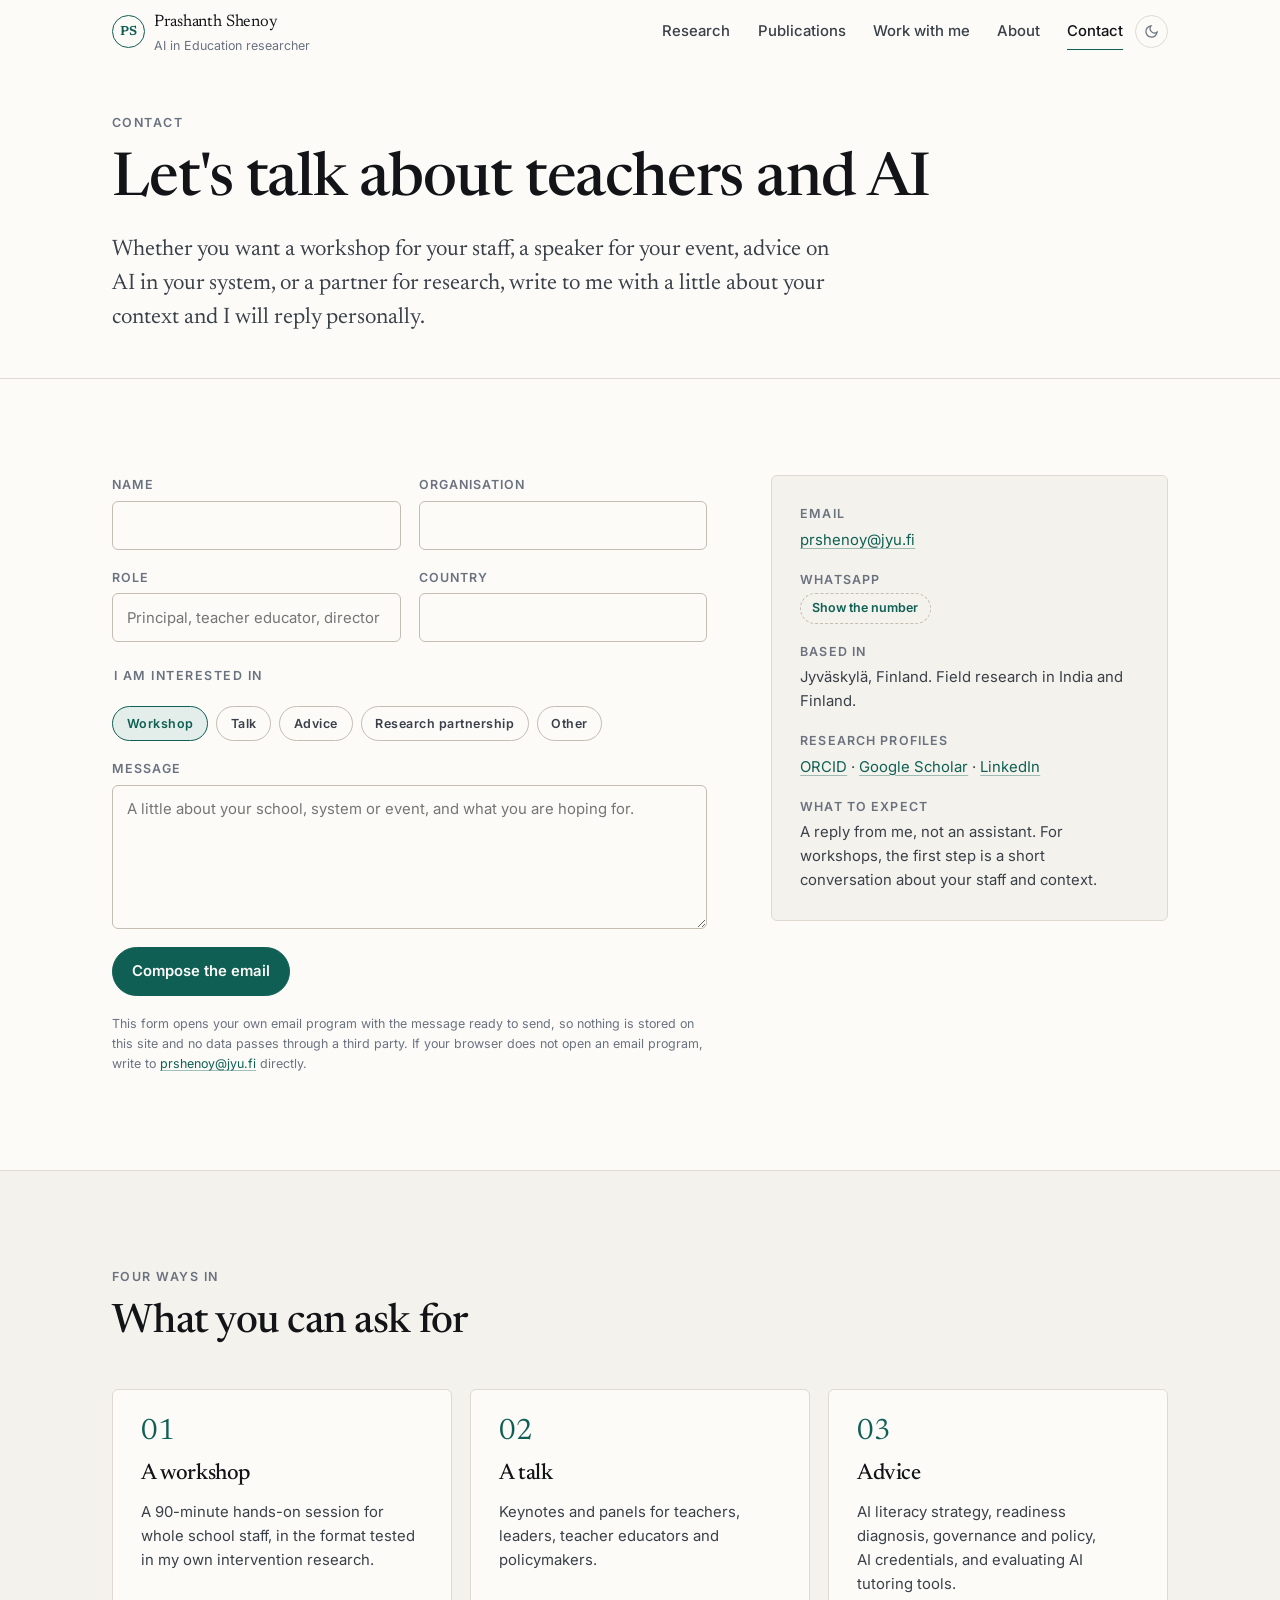
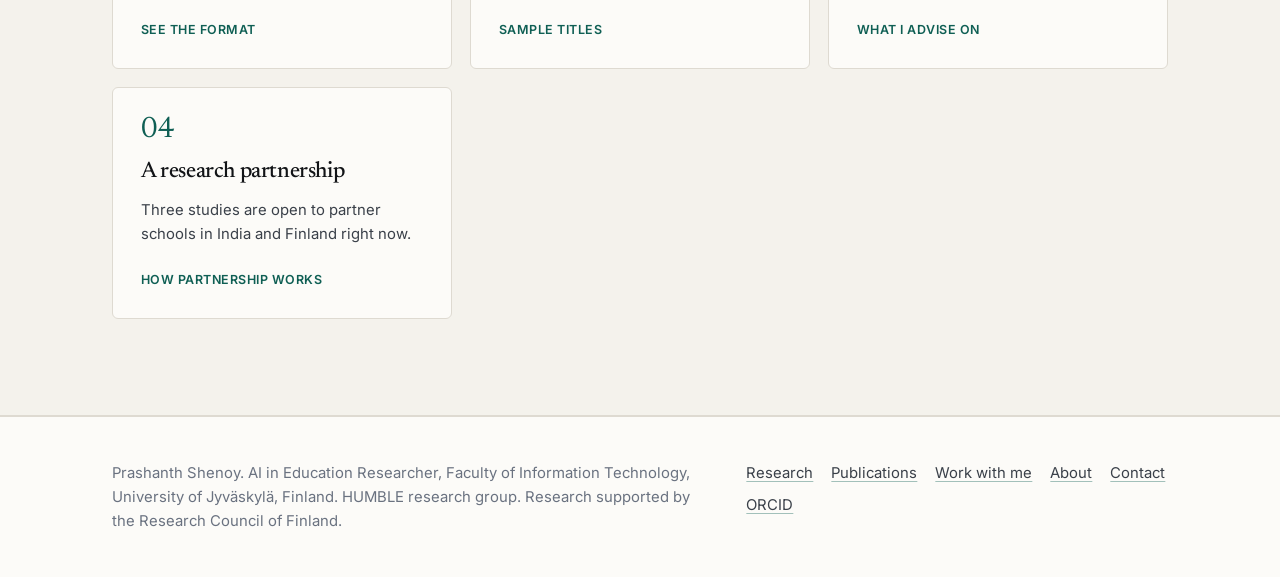
<file: contact.html>
<!DOCTYPE html>
<html lang="en-GB">
<head>
<meta charset="utf-8">
<meta name="viewport" content="width=device-width, initial-scale=1">
<title>Contact Prashanth Shenoy: Teachers and AI</title>
<meta name="description" content="Get in touch about AI literacy workshops for teachers, keynotes, advice on AI in your education system, or research partnership.">
<link rel="canonical" href="https://www.prashanthshenoy.com/contact.html">

<meta property="og:type" content="website">
<meta property="og:url" content="https://www.prashanthshenoy.com/contact.html">
<meta property="og:title" content="Let's talk about teachers and AI">
<meta property="og:description" content="Workshops, talks, advice and research partnership. Write with a little about your context and I will reply personally.">
<meta property="og:image" content="https://www.prashanthshenoy.com/assets/img/og-card.jpg">
<meta name="twitter:card" content="summary_large_image">

<link rel="icon" href="data:image/svg+xml,%3Csvg xmlns='http://www.w3.org/2000/svg' viewBox='0 0 32 32'%3E%3Ccircle cx='16' cy='16' r='15' fill='none' stroke='%230F5F54' stroke-width='2'/%3E%3Ctext x='16' y='22' font-family='Georgia,serif' font-size='15' font-weight='600' fill='%230F5F54' text-anchor='middle'%3EPS%3C/text%3E%3C/svg%3E">

<link rel="preconnect" href="https://fonts.googleapis.com">
<link rel="preconnect" href="https://fonts.gstatic.com" crossorigin>
<link href="https://fonts.googleapis.com/css2?family=Newsreader:ital,opsz,wght@0,6..72,400;0,6..72,500;0,6..72,600;1,6..72,400&family=Inter:wght@400;500;600&display=swap" rel="stylesheet">
<link rel="stylesheet" href="assets/css/site.css">
</head>
<body>

<a class="skip-link" href="#main">Skip to content</a>

<header class="site-header">
  <div class="wrap site-header__inner">
    <a class="brand" href="index.html">
      <span class="monogram" aria-hidden="true">PS</span>
      <span>
        <span class="brand__name">Prashanth Shenoy</span>
        <span class="brand__role">AI in Education researcher</span>
      </span>
    </a>
    <div class="header-actions">
      <nav class="nav" aria-label="Primary">
        <a href="research.html">Research</a>
        <a href="publications.html">Publications</a>
        <a href="work-with-me.html">Work with me</a>
        <a href="about.html">About</a>
        <a href="contact.html">Contact</a>
      </nav>
      <details class="menu">
        <summary aria-label="Menu">
          <svg viewBox="0 0 24 24" width="16" height="16" fill="none" stroke="currentColor" stroke-width="2" stroke-linecap="round" aria-hidden="true"><path d="M3 6h18M3 12h18M3 18h18"/></svg>
        </summary>
        <div class="menu__panel">
          <a href="research.html">Research</a>
          <a href="publications.html">Publications</a>
          <a href="work-with-me.html">Work with me</a>
          <a href="about.html">About</a>
          <a href="contact.html">Contact</a>
        </div>
      </details>
      <button class="theme-toggle" type="button" aria-label="Switch theme">
        <svg viewBox="0 0 24 24" fill="none" stroke="currentColor" stroke-width="2" stroke-linecap="round" aria-hidden="true">
          <path d="M21 12.8A9 9 0 1 1 11.2 3a7 7 0 0 0 9.8 9.8z"/>
        </svg>
      </button>
    </div>
  </div>
</header>

<main id="main">

  <!-- ================= PAGE HERO ================= -->
  <section class="page-hero">
    <div class="wrap">
      <span class="eyebrow">Contact</span>
      <h1>Let's talk about teachers and AI</h1>
      <p class="lede">
        Whether you want a workshop for your staff, a speaker for your event, advice on AI in your
        system, or a partner for research, write to me with a little about your context and I will
        reply personally.
      </p>
    </div>
  </section>

  <section class="rule-top">
    <div class="wrap">
      <div class="contact-layout">

        <div>
          <form class="form" id="enquiry" action="mailto:prshenoy@jyu.fi" method="post" enctype="text/plain">
            <div class="form__row">
              <label class="field">
                <span>Name</span>
                <input type="text" name="name" autocomplete="name" required>
              </label>
              <label class="field">
                <span>Organisation</span>
                <input type="text" name="organisation" autocomplete="organization">
              </label>
            </div>

            <div class="form__row">
              <label class="field">
                <span>Role</span>
                <input type="text" name="role" placeholder="Principal, teacher educator, director">
              </label>
              <label class="field">
                <span>Country</span>
                <input type="text" name="country" autocomplete="country-name">
              </label>
            </div>

            <fieldset class="field" style="border:0;padding:0">
              <legend><span class="eyebrow">I am interested in</span></legend>
              <div class="radios mt-3">
                <label><input type="radio" name="interest" value="Workshop" checked><span>Workshop</span></label>
                <label><input type="radio" name="interest" value="Talk"><span>Talk</span></label>
                <label><input type="radio" name="interest" value="Advice"><span>Advice</span></label>
                <label><input type="radio" name="interest" value="Research partnership"><span>Research partnership</span></label>
                <label><input type="radio" name="interest" value="Other"><span>Other</span></label>
              </div>
            </fieldset>

            <label class="field">
              <span>Message</span>
              <textarea name="message" placeholder="A little about your school, system or event, and what you are hoping for." required></textarea>
            </label>

            <div class="cta-row" style="margin-top:0">
              <button class="btn" type="submit">Compose the email</button>
            </div>
            <p class="form__note">
              This form opens your own email program with the message ready to send, so nothing is
              stored on this site and no data passes through a third party. If your browser does
              not open an email program, write to
              <a href="mailto:prshenoy@jyu.fi">prshenoy@jyu.fi</a> directly.
            </p>
          </form>
        </div>

        <aside class="contact-card">
          <dl style="display:grid;gap:var(--sp-3)">
            <div>
              <dt>Email</dt>
              <dd><a href="mailto:prshenoy@jyu.fi">prshenoy@jyu.fi</a></dd>
            </div>
            <div>
              <dt>WhatsApp</dt>
              <dd>
                <button class="reveal-btn" type="button" data-reveal-phone data-x="MzU4NDY4MDQxNzMz">Show the number</button>
              </dd>
            </div>
            <div>
              <dt>Based in</dt>
              <dd>Jyväskylä, Finland. Field research in India and Finland.</dd>
            </div>
            <div>
              <dt>Research profiles</dt>
              <dd>
                <a href="https://orcid.org/0009-0000-4653-6191">ORCID</a> ·
                <a href="https://scholar.google.com/citations?user=XSacJ08AAAAJ&amp;hl=en">Google Scholar</a> ·
                <a href="https://www.linkedin.com/in/learnerforever">LinkedIn</a>
              </dd>
            </div>
            <div>
              <dt>What to expect</dt>
              <dd>
                A reply from me, not an assistant. For workshops, the first step is a short
                conversation about your staff and context.
              </dd>
            </div>
          </dl>
        </aside>

      </div>
    </div>
  </section>

  <!-- ================= WHAT YOU CAN ASK FOR ================= -->
  <section class="tint">
    <div class="wrap">
      <div class="section-head">
        <span class="eyebrow">Four ways in</span>
        <h2>What you can ask for</h2>
      </div>
      <div class="strands">
        <a class="strand" href="work-with-me.html#workshops">
          <span class="strand__n num">01</span>
          <h3>A workshop</h3>
          <p>A 90-minute hands-on session for whole school staff, in the format tested in my own intervention research.</p>
          <span class="go">See the format</span>
        </a>
        <a class="strand" href="work-with-me.html#talks">
          <span class="strand__n num">02</span>
          <h3>A talk</h3>
          <p>Keynotes and panels for teachers, leaders, teacher educators and policymakers.</p>
          <span class="go">Sample titles</span>
        </a>
        <a class="strand" href="work-with-me.html#advice">
          <span class="strand__n num">03</span>
          <h3>Advice</h3>
          <p>AI literacy strategy, readiness diagnosis, governance and policy, AI credentials, and evaluating AI tutoring tools.</p>
          <span class="go">What I advise on</span>
        </a>
        <a class="strand" href="work-with-me.html#partner">
          <span class="strand__n num">04</span>
          <h3>A research partnership</h3>
          <p>Three studies are open to partner schools in India and Finland right now.</p>
          <span class="go">How partnership works</span>
        </a>
      </div>
    </div>
  </section>

</main>

<footer class="site-footer">
  <div class="wrap site-footer__grid">
    <p>
      Prashanth Shenoy. AI in Education Researcher, Faculty of
      Information Technology, University of Jyväskylä, Finland. HUMBLE research group.
      Research supported by the Research Council of Finland.
    </p>
    <div class="site-footer__links">
      <a href="research.html">Research</a>
      <a href="publications.html">Publications</a>
      <a href="work-with-me.html">Work with me</a>
      <a href="about.html">About</a>
      <a href="contact.html">Contact</a>
      <a href="https://orcid.org/0009-0000-4653-6191">ORCID</a>
    </div>
  </div>
</footer>

<script src="assets/js/site.js" defer></script>
</body>
</html>
</file>
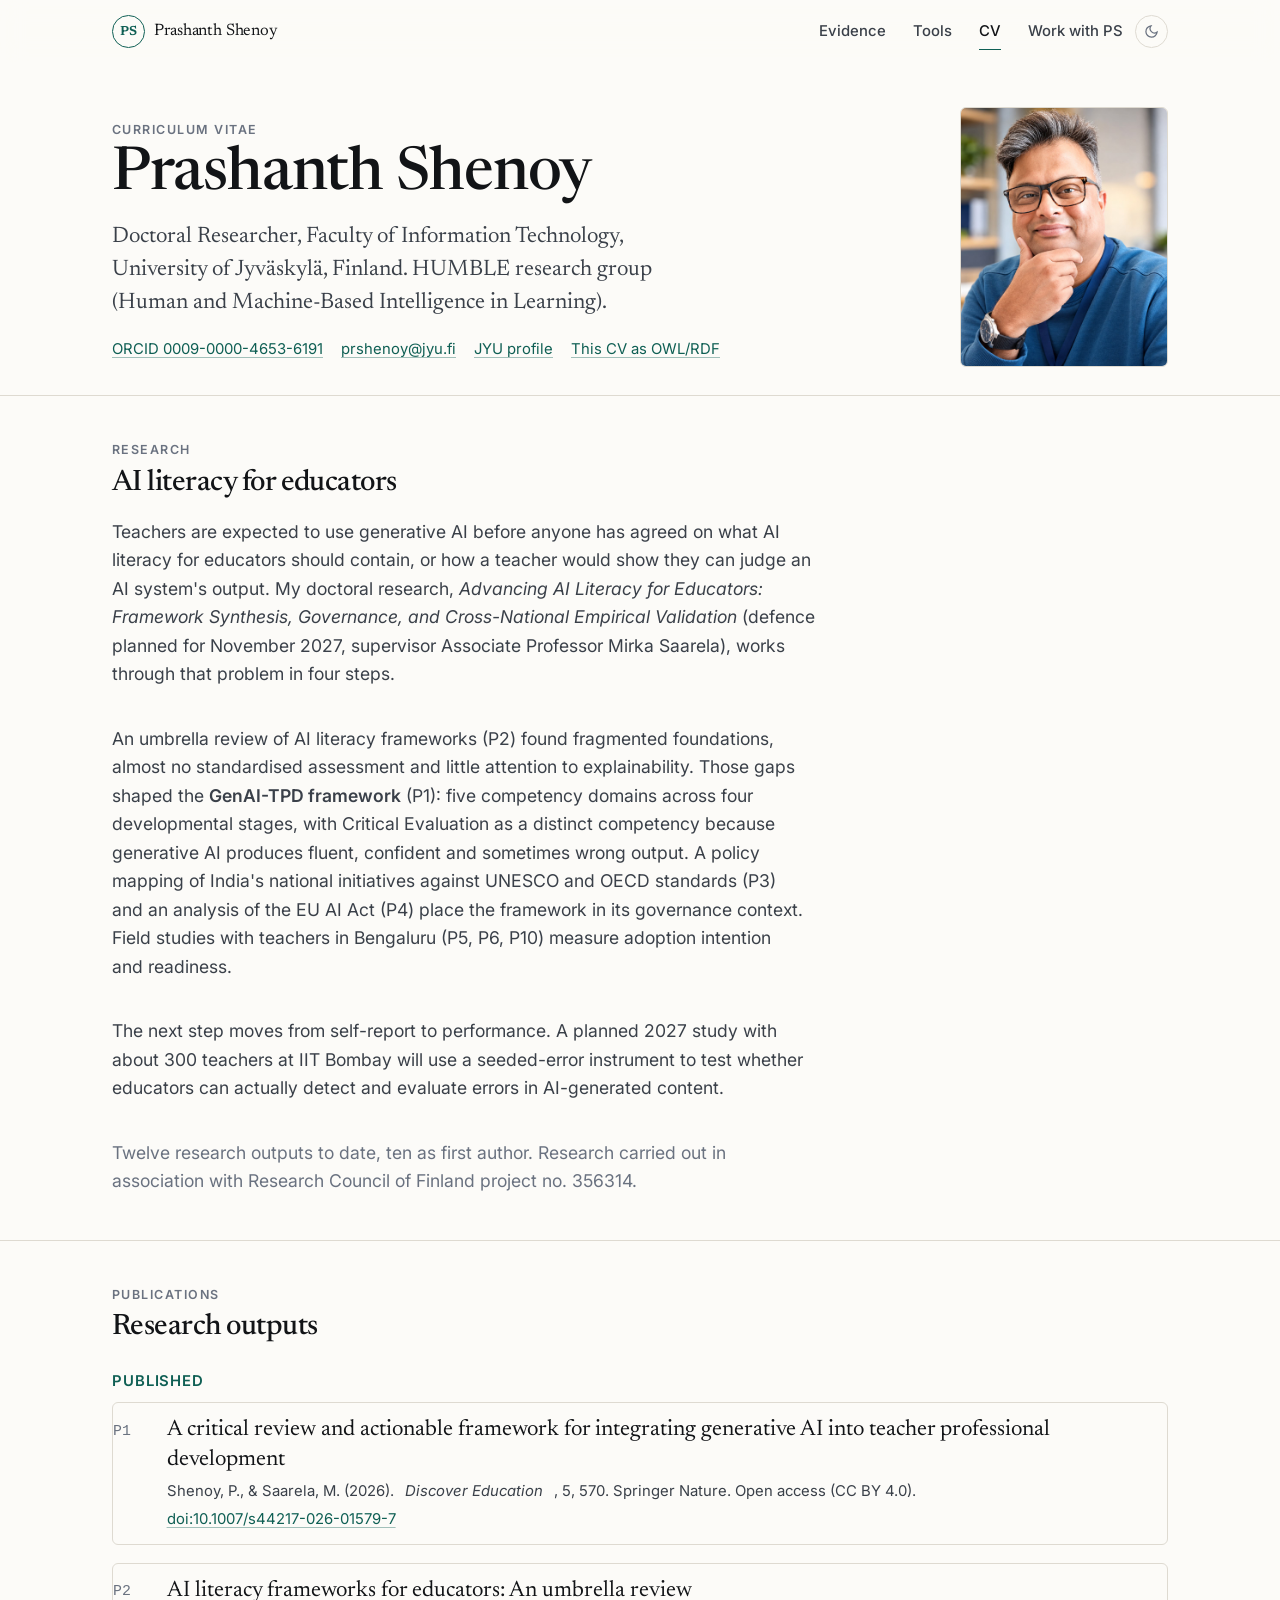
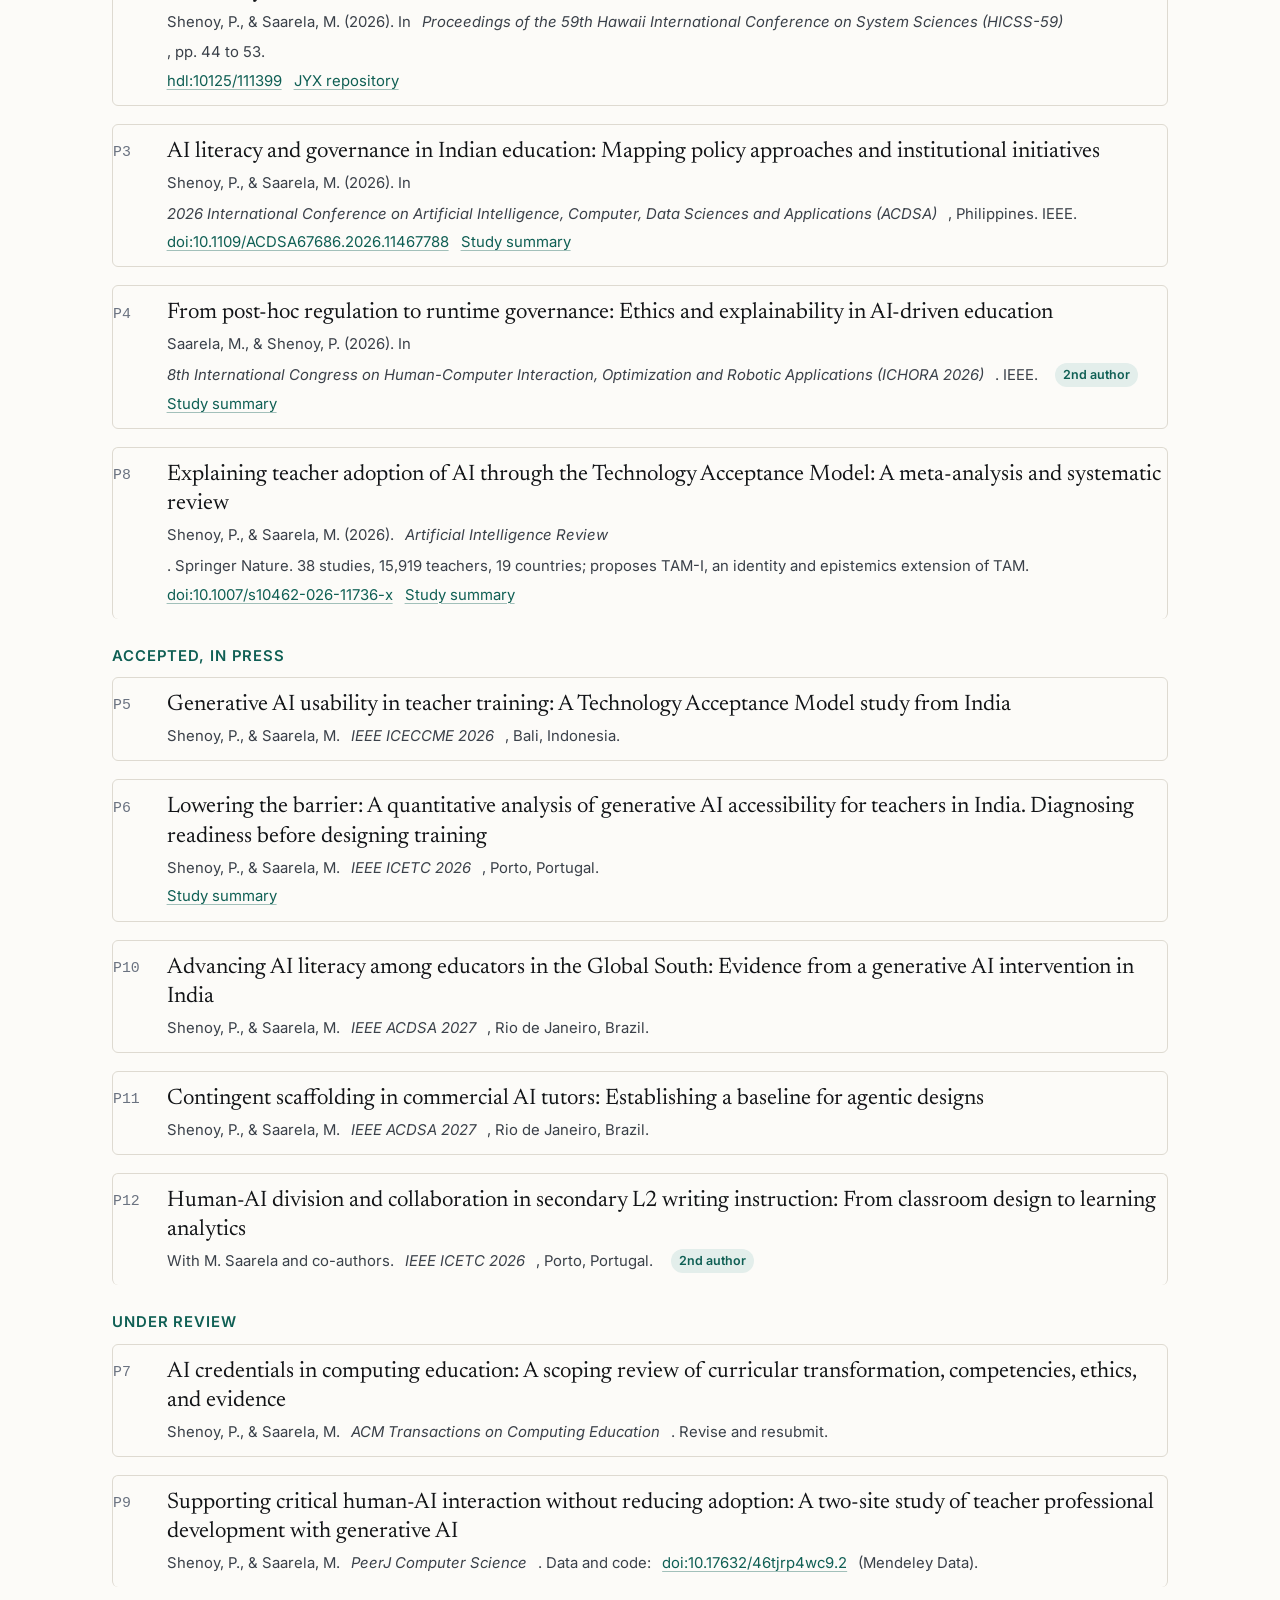
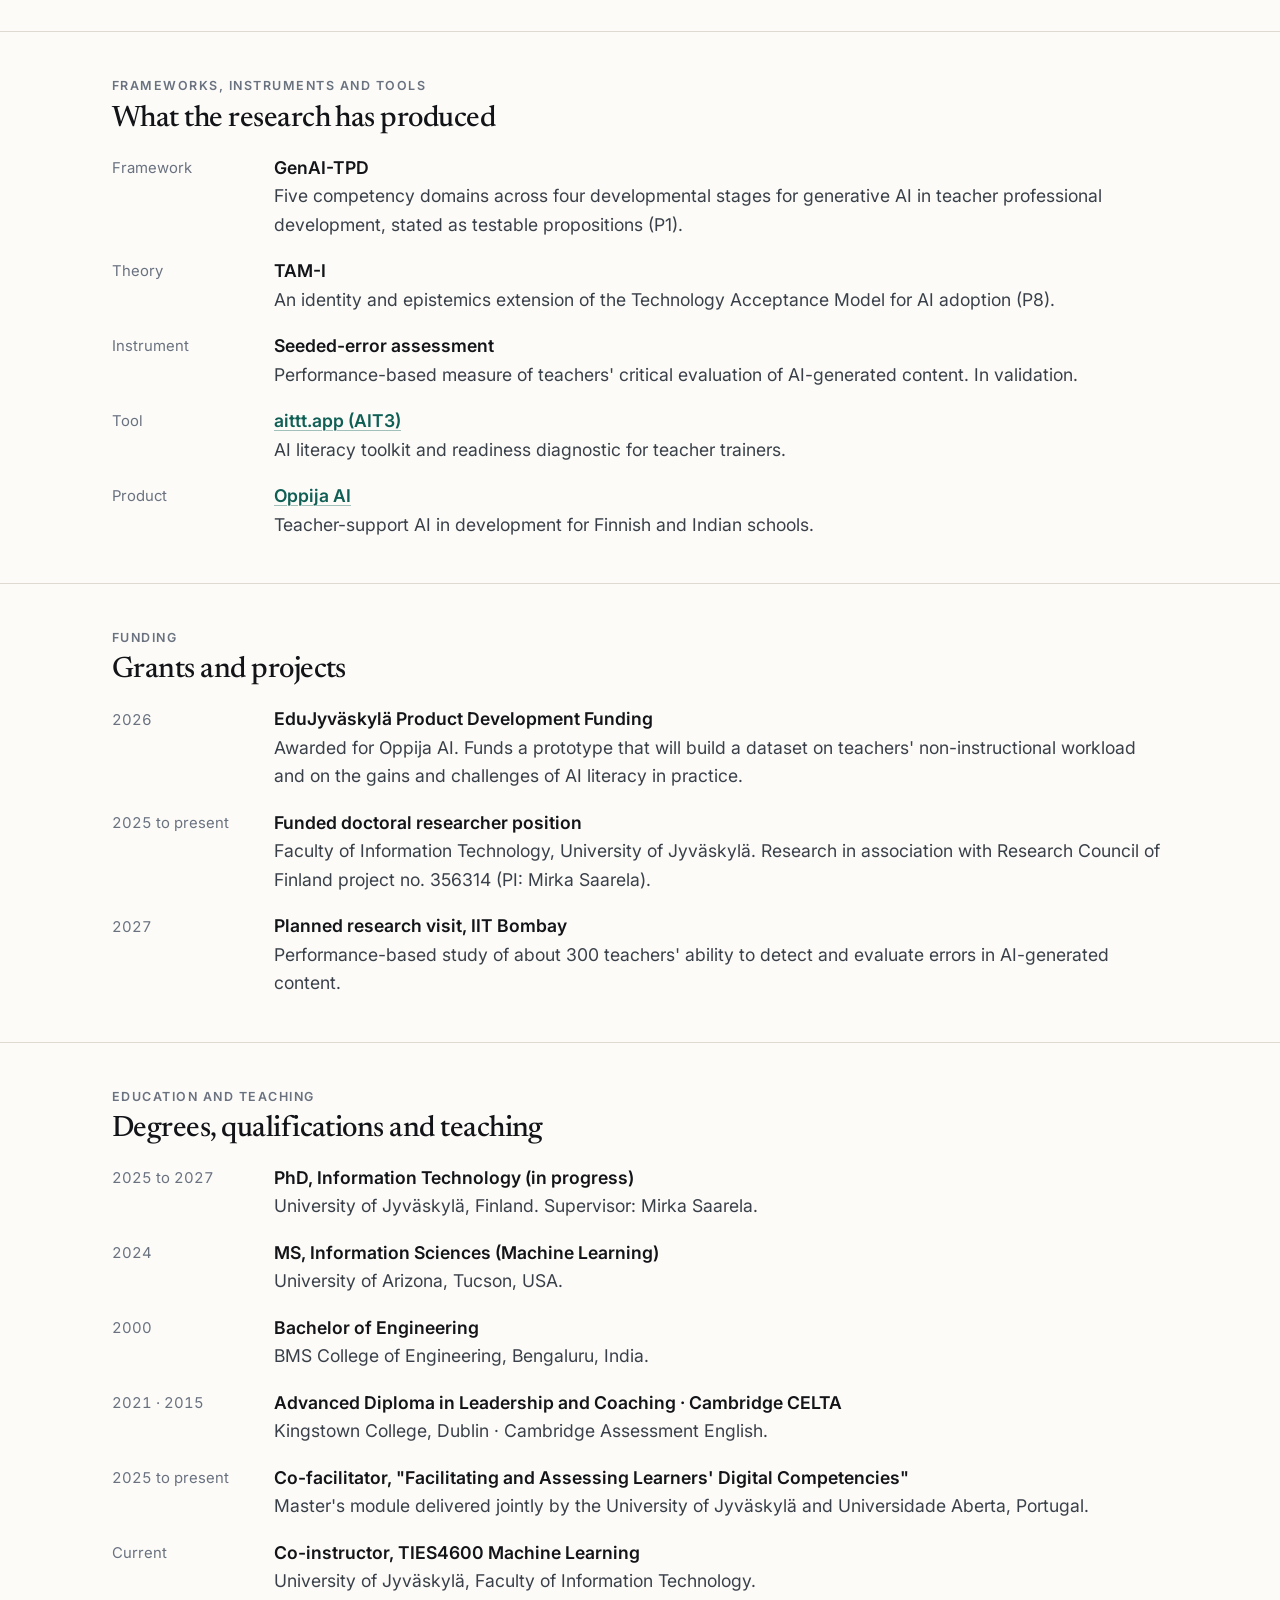
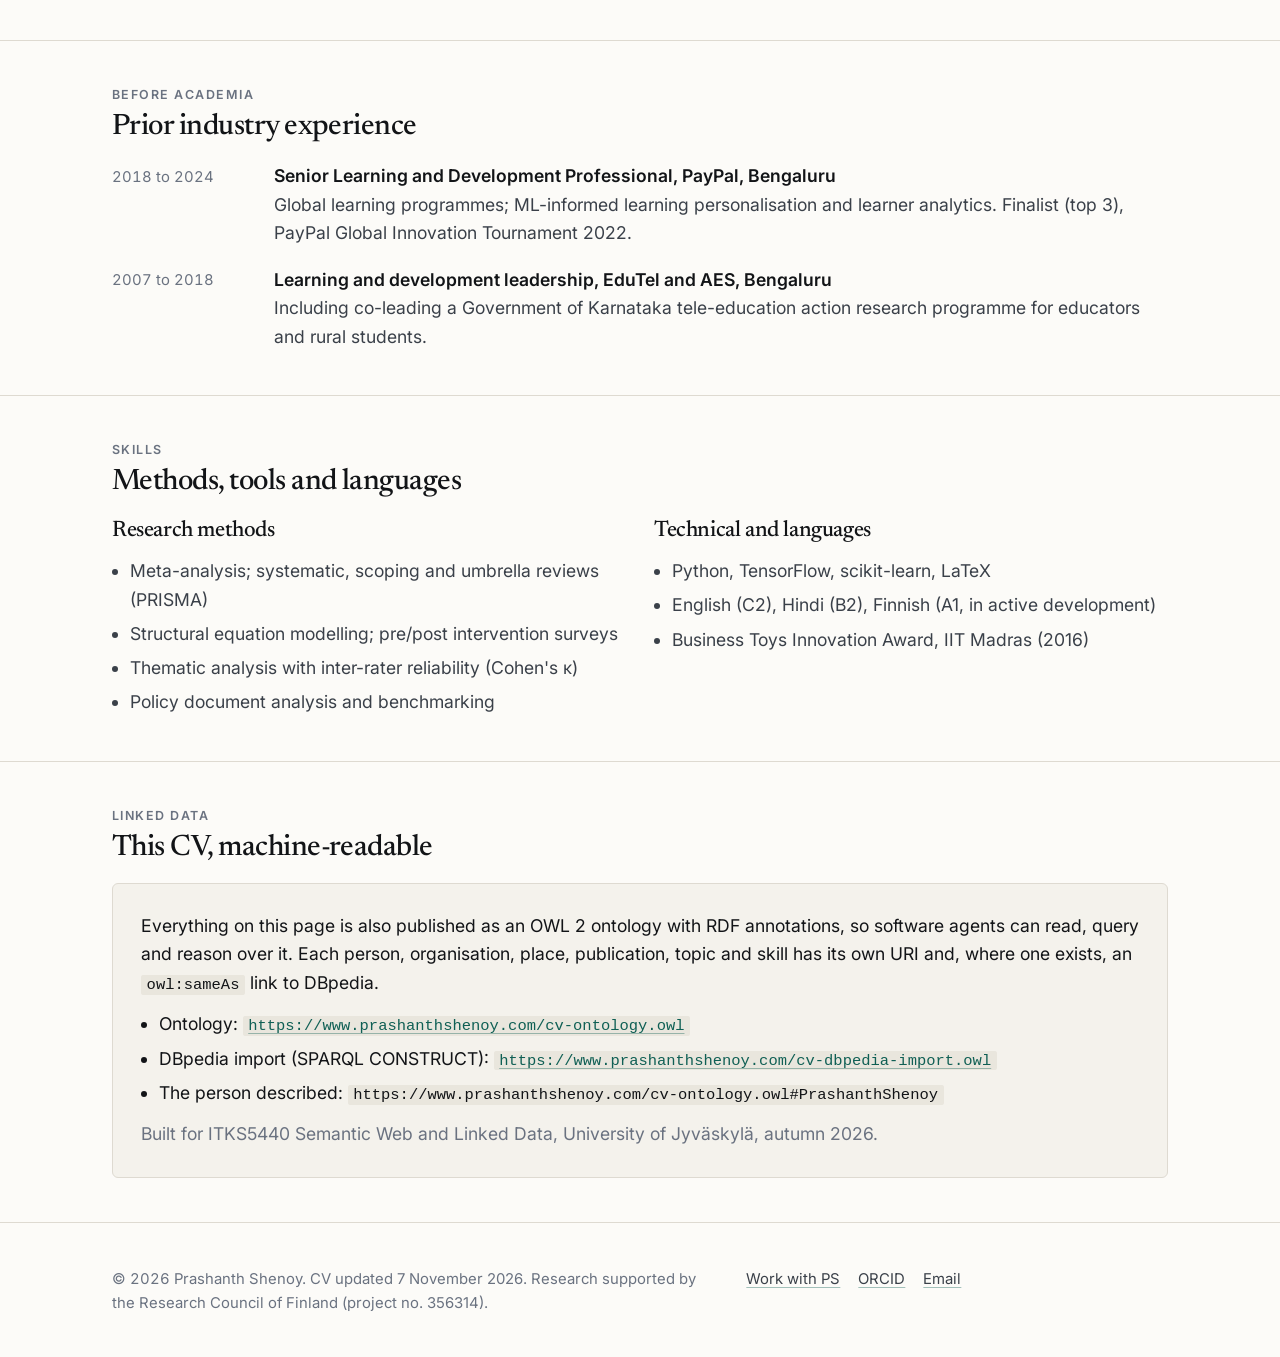
<file: cv.html>
<!DOCTYPE html>
<html lang="en">
<head>
<meta charset="utf-8">
<meta name="viewport" content="width=device-width, initial-scale=1">
<title>Curriculum Vitae | Prashanth Shenoy</title>
<meta name="description" content="Curriculum vitae of Prashanth Shenoy, doctoral researcher at the University of Jyväskylä: AI literacy for educators, AI governance in education, teacher AI adoption. Publications, frameworks, tools and funding.">
<link rel="canonical" href="https://www.prashanthshenoy.com/cv.html">

<!-- Machine-readable semantic version of this CV (OWL/RDF) -->
<link rel="alternate" type="application/rdf+xml" title="CV ontology (OWL/RDF)" href="https://www.prashanthshenoy.com/cv-ontology.owl">
<link rel="meta" type="application/rdf+xml" href="https://www.prashanthshenoy.com/cv-ontology.owl">

<meta property="og:type" content="profile">
<meta property="og:url" content="https://www.prashanthshenoy.com/cv.html">
<meta property="og:title" content="Prashanth Shenoy: Curriculum Vitae">
<meta property="og:image" content="https://www.prashanthshenoy.com/assets/img/og-card.jpg">

<link rel="icon" href="data:image/svg+xml,%3Csvg xmlns='http://www.w3.org/2000/svg' viewBox='0 0 32 32'%3E%3Ccircle cx='16' cy='16' r='15' fill='none' stroke='%230E5E56' stroke-width='2'/%3E%3Ctext x='16' y='22' font-family='Georgia,serif' font-size='15' font-weight='600' fill='%230E5E56' text-anchor='middle'%3EPS%3C/text%3E%3C/svg%3E">
<link rel="preconnect" href="https://fonts.googleapis.com">
<link rel="preconnect" href="https://fonts.gstatic.com" crossorigin>
<link href="https://fonts.googleapis.com/css2?family=Newsreader:ital,opsz,wght@0,6..72,400;0,6..72,500;0,6..72,600;1,6..72,400&family=Inter:wght@400;500;600&display=swap" rel="stylesheet">
<link rel="stylesheet" href="assets/css/site.css">

<script type="application/ld+json">
{
  "@context": "https://schema.org",
  "@type": "Person",
  "@id": "https://www.prashanthshenoy.com/cv-ontology.owl#PrashanthShenoy",
  "name": "Prashanth Shenoy",
  "givenName": "Prashanth",
  "familyName": "Shenoy",
  "url": "https://www.prashanthshenoy.com/",
  "image": "https://www.prashanthshenoy.com/assets/img/portrait.jpg",
  "email": "mailto:prshenoy@jyu.fi",
  "identifier": "https://orcid.org/0009-0000-4653-6191",
  "sameAs": ["https://orcid.org/0009-0000-4653-6191", "https://www.jyu.fi/en/people/prashanth-shenoy"],
  "jobTitle": "Doctoral Researcher",
  "affiliation": {
    "@type": "CollegeOrUniversity",
    "name": "University of Jyväskylä",
    "sameAs": "http://dbpedia.org/resource/University_of_Jyväskylä"
  },
  "alumniOf": [
    {"@type": "CollegeOrUniversity", "name": "University of Arizona", "sameAs": "http://dbpedia.org/resource/University_of_Arizona"},
    {"@type": "CollegeOrUniversity", "name": "BMS College of Engineering", "sameAs": "http://dbpedia.org/resource/B.M.S._College_of_Engineering"}
  ],
  "knowsLanguage": ["en", "hi", "fi"],
  "knowsAbout": ["AI literacy", "Generative AI in education", "Teacher professional development",
                 "Technology Acceptance Model", "AI governance in education", "EU AI Act", "Learning analytics"],
  "subjectOf": {"@type": "Dataset", "name": "CV ontology (OWL/RDF)", "url": "https://www.prashanthshenoy.com/cv-ontology.owl"}
}
</script>

<style>
  /* CV page components, built on the site's design tokens */
  .cv-hero { padding-block: var(--sp-5) var(--sp-4); }
  .cv-hero__grid { display: grid; gap: var(--sp-4); align-items: center; }
  @media (min-width: 48rem) { .cv-hero__grid { grid-template-columns: 1fr 13rem; } }
  .cv-hero h1 { font-size: var(--step-4); margin-bottom: var(--sp-2); }
  .cv-hero__role { font-family: var(--font-display); font-size: var(--step-1); color: var(--ink-2); line-height: 1.45; max-width: 36rem; }
  .cv-hero__portrait { width: 13rem; aspect-ratio: 4 / 5; object-fit: cover; border-radius: var(--radius); border: 1px solid var(--rule); justify-self: start; }
  .cv-links { display: flex; flex-wrap: wrap; gap: var(--sp-1) var(--sp-3); margin-top: var(--sp-3); font-size: var(--step--1); }

  .cv-section { padding-block: var(--sp-5); border-top: 1px solid var(--rule); }
  .cv-section > .wrap > h2 { font-size: var(--step-2); margin-bottom: var(--sp-3); }
  .cv-section .eyebrow { display: block; margin-bottom: var(--sp-1); }
  .cv-prose { max-width: 44rem; color: var(--ink-2); }

  .cv-list { list-style: none; padding: 0; display: grid; gap: var(--sp-3); }
  .cv-item { display: grid; gap: 0.15rem var(--sp-3); }
  @media (min-width: 48rem) { .cv-item { grid-template-columns: 9rem 1fr; } }
  .cv-item__when { font-size: var(--step--1); color: var(--ink-3); font-variant-numeric: tabular-nums; padding-top: 0.15rem; }
  .cv-item__what { font-weight: 600; }
  .cv-item__where { color: var(--ink-2); }
  .cv-item__note { color: var(--ink-3); font-size: var(--step--1); margin-top: 0.2rem; }

  .pub-group { margin-top: var(--sp-4); }
  .pub-group h3 { font-family: var(--font-body); font-size: var(--step--1); font-weight: 600; letter-spacing: 0.06em; text-transform: uppercase; color: var(--accent); margin-bottom: var(--sp-2); }
  .pubs { list-style: none; padding: 0; display: grid; gap: var(--sp-3); counter-reset: none; }
  .pub { display: grid; grid-template-columns: 2.6rem 1fr; gap: var(--sp-2); padding: var(--sp-2) 0; border-bottom: 1px solid var(--rule); }
  .pub:last-child { border-bottom: 0; }
  .pub__id { font-family: var(--font-mono); font-size: var(--step--1); color: var(--ink-3); padding-top: 0.2rem; }
  .pub__title { font-family: var(--font-display); font-size: var(--step-1); line-height: 1.3; color: var(--ink); }
  .pub__meta { font-size: var(--step--1); color: var(--ink-2); margin-top: 0.3rem; }
  .pub__links { font-size: var(--step--1); margin-top: 0.3rem; display: flex; flex-wrap: wrap; gap: var(--sp-2); }
  .tag { display: inline-block; font-size: var(--step--2); font-weight: 600; padding: 0.1rem 0.5rem; border-radius: 999px; background: var(--accent-wash); color: var(--accent); margin-left: 0.4rem; vertical-align: 0.1em; white-space: nowrap; }

  .cv-cols { display: grid; gap: var(--sp-4); }
  @media (min-width: 48rem) { .cv-cols { grid-template-columns: 1fr 1fr; } }
  .cv-cols h3 { font-size: var(--step-1); margin-bottom: var(--sp-2); }
  .plain { padding-left: 1.1rem; display: grid; gap: 0.35rem; color: var(--ink-2); }

  .semantic { background: var(--paper-2); border: 1px solid var(--rule); border-radius: var(--radius); padding: var(--sp-4); display: grid; gap: var(--sp-2); }
  .semantic code { font-family: var(--font-mono); font-size: 0.88em; background: var(--paper-3); padding: 0.05rem 0.35rem; border-radius: 2px; word-break: break-all; }
  .semantic ul { padding-left: 1.1rem; display: grid; gap: 0.35rem; }
</style>
</head>
<body>

<a class="skip-link" href="#main">Skip to content</a>

<header class="site-header">
  <div class="wrap site-header__inner">
    <a class="brand" href="index.html">
      <span class="monogram" aria-hidden="true">PS</span>
      <span class="brand__name">Prashanth Shenoy</span>
    </a>
    <div class="header-actions">
      <nav class="nav" aria-label="Primary">
        <a href="index.html#evidence">Evidence</a>
        <a href="index.html#tools">Tools</a>
        <a href="cv.html" aria-current="page">CV</a>
        <a href="work-with-ps.html">Work with PS</a>
      </nav>
      <button class="theme-toggle" type="button" aria-label="Switch theme">
        <svg viewBox="0 0 24 24" fill="none" stroke="currentColor" stroke-width="2" stroke-linecap="round" aria-hidden="true">
          <path d="M21 12.8A9 9 0 1 1 11.2 3a7 7 0 0 0 9.8 9.8z"/>
        </svg>
      </button>
    </div>
  </div>
</header>

<main id="main">

  <!-- ================= IDENTITY ================= -->
  <section class="cv-hero">
    <div class="wrap">
      <div class="cv-hero__grid">
        <div>
          <span class="eyebrow">Curriculum vitae</span>
          <h1>Prashanth Shenoy</h1>
          <p class="cv-hero__role">
            Doctoral Researcher, Faculty of Information Technology, University of Jyväskylä, Finland.
            HUMBLE research group (Human and Machine-Based Intelligence in Learning).
          </p>
          <div class="cv-links">
            <a href="https://orcid.org/0009-0000-4653-6191">ORCID 0009-0000-4653-6191</a>
            <a href="mailto:prshenoy@jyu.fi">prshenoy@jyu.fi</a>
            <a href="https://www.jyu.fi/en/people/prashanth-shenoy">JYU profile</a>
            <a href="cv-ontology.owl">This CV as OWL/RDF</a>
          </div>
        </div>
        <img class="cv-hero__portrait" src="assets/img/portrait.jpg" alt="Portrait of Prashanth Shenoy" width="208" height="260">
      </div>
    </div>
  </section>

  <!-- ================= RESEARCH ================= -->
  <section class="cv-section" id="research">
    <div class="wrap">
      <span class="eyebrow">Research</span>
      <h2>AI literacy for educators</h2>
      <div class="cv-prose stack">
        <p>
          Teachers are expected to use generative AI before anyone has agreed on what AI literacy for
          educators should contain, or how a teacher would show they can judge an AI system's output.
          My doctoral research, <em>Advancing AI Literacy for Educators: Framework Synthesis, Governance,
          and Cross-National Empirical Validation</em> (defence planned for November 2027, supervisor
          Associate Professor Mirka Saarela), works through that problem in four steps.
        </p>
        <p>
          An umbrella review of AI literacy frameworks (P2) found fragmented foundations, almost no
          standardised assessment and little attention to explainability. Those gaps shaped the
          <strong>GenAI-TPD framework</strong> (P1): five competency domains across four developmental
          stages, with Critical Evaluation as a distinct competency because generative AI produces
          fluent, confident and sometimes wrong output. A policy mapping of India's national initiatives
          against UNESCO and OECD standards (P3) and an analysis of the EU AI Act (P4) place the framework
          in its governance context. Field studies with teachers in Bengaluru (P5, P6, P10) measure
          adoption intention and readiness.
        </p>
        <p>
          The next step moves from self-report to performance. A planned 2027 study with about 300 teachers
          at IIT Bombay will use a seeded-error instrument to test whether educators can actually detect and
          evaluate errors in AI-generated content.
        </p>
        <p class="muted">
          Twelve research outputs to date, ten as first author. Research carried out in association with
          Research Council of Finland project no. 356314.
        </p>
      </div>
    </div>
  </section>

  <!-- ================= PUBLICATIONS ================= -->
  <section class="cv-section" id="publications">
    <div class="wrap">
      <span class="eyebrow">Publications</span>
      <h2>Research outputs</h2>

      <div class="pub-group">
        <h3>Published</h3>
        <ol class="pubs">
          <li class="pub">
            <span class="pub__id">P1</span>
            <div>
              <div class="pub__title">A critical review and actionable framework for integrating generative AI into teacher professional development</div>
              <div class="pub__meta">Shenoy, P., &amp; Saarela, M. (2026). <em>Discover Education</em>, 5, 570. Springer Nature. Open access (CC BY 4.0).</div>
              <div class="pub__links"><a href="https://doi.org/10.1007/s44217-026-01579-7">doi:10.1007/s44217-026-01579-7</a></div>
            </div>
          </li>
          <li class="pub">
            <span class="pub__id">P2</span>
            <div>
              <div class="pub__title">AI literacy frameworks for educators: An umbrella review</div>
              <div class="pub__meta">Shenoy, P., &amp; Saarela, M. (2026). In <em>Proceedings of the 59th Hawaii International Conference on System Sciences (HICSS-59)</em>, pp. 44 to 53.</div>
              <div class="pub__links"><a href="https://hdl.handle.net/10125/111399">hdl:10125/111399</a><a href="https://jyx.jyu.fi/handle/123456789/108266">JYX repository</a></div>
            </div>
          </li>
          <li class="pub">
            <span class="pub__id">P3</span>
            <div>
              <div class="pub__title">AI literacy and governance in Indian education: Mapping policy approaches and institutional initiatives</div>
              <div class="pub__meta">Shenoy, P., &amp; Saarela, M. (2026). In <em>2026 International Conference on Artificial Intelligence, Computer, Data Sciences and Applications (ACDSA)</em>, Philippines. IEEE.</div>
              <div class="pub__links"><a href="https://doi.org/10.1109/ACDSA67686.2026.11467788">doi:10.1109/ACDSA67686.2026.11467788</a><a href="research/ai-literacy-governance-indian-education-policy.html">Study summary</a></div>
            </div>
          </li>
          <li class="pub">
            <span class="pub__id">P4</span>
            <div>
              <div class="pub__title">From post-hoc regulation to runtime governance: Ethics and explainability in AI-driven education</div>
              <div class="pub__meta">Saarela, M., &amp; Shenoy, P. (2026). In <em>8th International Congress on Human-Computer Interaction, Optimization and Robotic Applications (ICHORA 2026)</em>. IEEE.<span class="tag">2nd author</span></div>
              <div class="pub__links"><a href="research/eu-ai-act-runtime-governance-education.html">Study summary</a></div>
            </div>
          </li>
          <li class="pub">
            <span class="pub__id">P8</span>
            <div>
              <div class="pub__title">Explaining teacher adoption of AI through the Technology Acceptance Model: A meta-analysis and systematic review</div>
              <div class="pub__meta">Shenoy, P., &amp; Saarela, M. (2026). <em>Artificial Intelligence Review</em>. Springer Nature. 38 studies, 15,919 teachers, 19 countries; proposes TAM-I, an identity and epistemics extension of TAM.</div>
              <div class="pub__links"><a href="https://doi.org/10.1007/s10462-026-11736-x">doi:10.1007/s10462-026-11736-x</a><a href="research/teacher-ai-adoption-tam-meta-analysis.html">Study summary</a></div>
            </div>
          </li>
        </ol>
      </div>

      <div class="pub-group">
        <h3>Accepted, in press</h3>
        <ol class="pubs">
          <li class="pub">
            <span class="pub__id">P5</span>
            <div>
              <div class="pub__title">Generative AI usability in teacher training: A Technology Acceptance Model study from India</div>
              <div class="pub__meta">Shenoy, P., &amp; Saarela, M. <em>IEEE ICECCME 2026</em>, Bali, Indonesia.</div>
            </div>
          </li>
          <li class="pub">
            <span class="pub__id">P6</span>
            <div>
              <div class="pub__title">Lowering the barrier: A quantitative analysis of generative AI accessibility for teachers in India. Diagnosing readiness before designing training</div>
              <div class="pub__meta">Shenoy, P., &amp; Saarela, M. <em>IEEE ICETC 2026</em>, Porto, Portugal.</div>
              <div class="pub__links"><a href="research/diagnosing-teacher-ai-readiness-before-training.html">Study summary</a></div>
            </div>
          </li>
          <li class="pub">
            <span class="pub__id">P10</span>
            <div>
              <div class="pub__title">Advancing AI literacy among educators in the Global South: Evidence from a generative AI intervention in India</div>
              <div class="pub__meta">Shenoy, P., &amp; Saarela, M. <em>IEEE ACDSA 2027</em>, Rio de Janeiro, Brazil.</div>
            </div>
          </li>
          <li class="pub">
            <span class="pub__id">P11</span>
            <div>
              <div class="pub__title">Contingent scaffolding in commercial AI tutors: Establishing a baseline for agentic designs</div>
              <div class="pub__meta">Shenoy, P., &amp; Saarela, M. <em>IEEE ACDSA 2027</em>, Rio de Janeiro, Brazil.</div>
            </div>
          </li>
          <li class="pub">
            <span class="pub__id">P12</span>
            <div>
              <div class="pub__title">Human-AI division and collaboration in secondary L2 writing instruction: From classroom design to learning analytics</div>
              <div class="pub__meta">With M. Saarela and co-authors. <em>IEEE ICETC 2026</em>, Porto, Portugal.<span class="tag">2nd author</span></div>
            </div>
          </li>
        </ol>
      </div>

      <div class="pub-group">
        <h3>Under review</h3>
        <ol class="pubs">
          <li class="pub">
            <span class="pub__id">P7</span>
            <div>
              <div class="pub__title">AI credentials in computing education: A scoping review of curricular transformation, competencies, ethics, and evidence</div>
              <div class="pub__meta">Shenoy, P., &amp; Saarela, M. <em>ACM Transactions on Computing Education</em>. Revise and resubmit.</div>
            </div>
          </li>
          <li class="pub">
            <span class="pub__id">P9</span>
            <div>
              <div class="pub__title">Supporting critical human-AI interaction without reducing adoption: A two-site study of teacher professional development with generative AI</div>
              <div class="pub__meta">Shenoy, P., &amp; Saarela, M. <em>PeerJ Computer Science</em>. Data and code: <a href="https://doi.org/10.17632/46tjrp4wc9.2">doi:10.17632/46tjrp4wc9.2</a> (Mendeley Data).</div>
            </div>
          </li>
        </ol>
      </div>
    </div>
  </section>

  <!-- ================= CONTRIBUTIONS ================= -->
  <section class="cv-section" id="contributions">
    <div class="wrap">
      <span class="eyebrow">Frameworks, instruments and tools</span>
      <h2>What the research has produced</h2>
      <ul class="cv-list">
        <li class="cv-item">
          <span class="cv-item__when">Framework</span>
          <div><div class="cv-item__what">GenAI-TPD</div>
            <div class="cv-item__where">Five competency domains across four developmental stages for generative AI in teacher professional development, stated as testable propositions (P1).</div></div>
        </li>
        <li class="cv-item">
          <span class="cv-item__when">Theory</span>
          <div><div class="cv-item__what">TAM-I</div>
            <div class="cv-item__where">An identity and epistemics extension of the Technology Acceptance Model for AI adoption (P8).</div></div>
        </li>
        <li class="cv-item">
          <span class="cv-item__when">Instrument</span>
          <div><div class="cv-item__what">Seeded-error assessment</div>
            <div class="cv-item__where">Performance-based measure of teachers' critical evaluation of AI-generated content. In validation.</div></div>
        </li>
        <li class="cv-item">
          <span class="cv-item__when">Tool</span>
          <div><div class="cv-item__what"><a href="https://aittt.app">aittt.app (AIT3)</a></div>
            <div class="cv-item__where">AI literacy toolkit and readiness diagnostic for teacher trainers.</div></div>
        </li>
        <li class="cv-item">
          <span class="cv-item__when">Product</span>
          <div><div class="cv-item__what"><a href="https://oppija.com">Oppija AI</a></div>
            <div class="cv-item__where">Teacher-support AI in development for Finnish and Indian schools.</div></div>
        </li>
      </ul>
    </div>
  </section>

  <!-- ================= FUNDING ================= -->
  <section class="cv-section" id="funding">
    <div class="wrap">
      <span class="eyebrow">Funding</span>
      <h2>Grants and projects</h2>
      <ul class="cv-list">
        <li class="cv-item">
          <span class="cv-item__when">2026</span>
          <div><div class="cv-item__what">EduJyväskylä Product Development Funding</div>
            <div class="cv-item__where">Awarded for Oppija AI. Funds a prototype that will build a dataset on teachers' non-instructional workload and on the gains and challenges of AI literacy in practice.</div></div>
        </li>
        <li class="cv-item">
          <span class="cv-item__when">2025 to present</span>
          <div><div class="cv-item__what">Funded doctoral researcher position</div>
            <div class="cv-item__where">Faculty of Information Technology, University of Jyväskylä. Research in association with Research Council of Finland project no. 356314 (PI: Mirka Saarela).</div></div>
        </li>
        <li class="cv-item">
          <span class="cv-item__when">2027</span>
          <div><div class="cv-item__what">Planned research visit, IIT Bombay</div>
            <div class="cv-item__where">Performance-based study of about 300 teachers' ability to detect and evaluate errors in AI-generated content.</div></div>
        </li>
      </ul>
    </div>
  </section>

  <!-- ================= EDUCATION + TEACHING ================= -->
  <section class="cv-section" id="education">
    <div class="wrap">
      <span class="eyebrow">Education and teaching</span>
      <h2>Degrees, qualifications and teaching</h2>
      <ul class="cv-list">
        <li class="cv-item">
          <span class="cv-item__when">2025 to 2027</span>
          <div><div class="cv-item__what">PhD, Information Technology (in progress)</div>
            <div class="cv-item__where">University of Jyväskylä, Finland. Supervisor: Mirka Saarela.</div></div>
        </li>
        <li class="cv-item">
          <span class="cv-item__when">2024</span>
          <div><div class="cv-item__what">MS, Information Sciences (Machine Learning)</div>
            <div class="cv-item__where">University of Arizona, Tucson, USA.</div></div>
        </li>
        <li class="cv-item">
          <span class="cv-item__when">2000</span>
          <div><div class="cv-item__what">Bachelor of Engineering</div>
            <div class="cv-item__where">BMS College of Engineering, Bengaluru, India.</div></div>
        </li>
        <li class="cv-item">
          <span class="cv-item__when">2021 · 2015</span>
          <div><div class="cv-item__what">Advanced Diploma in Leadership and Coaching · Cambridge CELTA</div>
            <div class="cv-item__where">Kingstown College, Dublin · Cambridge Assessment English.</div></div>
        </li>
        <li class="cv-item">
          <span class="cv-item__when">2025 to present</span>
          <div><div class="cv-item__what">Co-facilitator, "Facilitating and Assessing Learners' Digital Competencies"</div>
            <div class="cv-item__where">Master's module delivered jointly by the University of Jyväskylä and Universidade Aberta, Portugal.</div></div>
        </li>
        <li class="cv-item">
          <span class="cv-item__when">Current</span>
          <div><div class="cv-item__what">Co-instructor, TIES4600 Machine Learning</div>
            <div class="cv-item__where">University of Jyväskylä, Faculty of Information Technology.</div></div>
        </li>
      </ul>
    </div>
  </section>

  <!-- ================= PRIOR INDUSTRY ================= -->
  <section class="cv-section" id="industry">
    <div class="wrap">
      <span class="eyebrow">Before academia</span>
      <h2>Prior industry experience</h2>
      <ul class="cv-list">
        <li class="cv-item">
          <span class="cv-item__when">2018 to 2024</span>
          <div><div class="cv-item__what">Senior Learning and Development Professional, PayPal, Bengaluru</div>
            <div class="cv-item__where">Global learning programmes; ML-informed learning personalisation and learner analytics. Finalist (top 3), PayPal Global Innovation Tournament 2022.</div></div>
        </li>
        <li class="cv-item">
          <span class="cv-item__when">2007 to 2018</span>
          <div><div class="cv-item__what">Learning and development leadership, EduTel and AES, Bengaluru</div>
            <div class="cv-item__where">Including co-leading a Government of Karnataka tele-education action research programme for educators and rural students.</div></div>
        </li>
      </ul>
    </div>
  </section>

  <!-- ================= SKILLS ================= -->
  <section class="cv-section" id="skills">
    <div class="wrap">
      <span class="eyebrow">Skills</span>
      <h2>Methods, tools and languages</h2>
      <div class="cv-cols">
        <div>
          <h3>Research methods</h3>
          <ul class="plain">
            <li>Meta-analysis; systematic, scoping and umbrella reviews (PRISMA)</li>
            <li>Structural equation modelling; pre/post intervention surveys</li>
            <li>Thematic analysis with inter-rater reliability (Cohen's κ)</li>
            <li>Policy document analysis and benchmarking</li>
          </ul>
        </div>
        <div>
          <h3>Technical and languages</h3>
          <ul class="plain">
            <li>Python, TensorFlow, scikit-learn, LaTeX</li>
            <li>English (C2), Hindi (B2), Finnish (A1, in active development)</li>
            <li>Business Toys Innovation Award, IIT Madras (2016)</li>
          </ul>
        </div>
      </div>
    </div>
  </section>

  <!-- ================= SEMANTIC VERSION ================= -->
  <section class="cv-section" id="semantic">
    <div class="wrap">
      <span class="eyebrow">Linked data</span>
      <h2>This CV, machine-readable</h2>
      <div class="semantic">
        <p>
          Everything on this page is also published as an OWL 2 ontology with RDF annotations, so software
          agents can read, query and reason over it. Each person, organisation, place, publication, topic and
          skill has its own URI and, where one exists, an <code>owl:sameAs</code> link to DBpedia.
        </p>
        <ul>
          <li>Ontology: <a href="cv-ontology.owl"><code>https://www.prashanthshenoy.com/cv-ontology.owl</code></a></li>
          <li>DBpedia import (SPARQL CONSTRUCT): <a href="cv-dbpedia-import.owl"><code>https://www.prashanthshenoy.com/cv-dbpedia-import.owl</code></a></li>
          <li>The person described: <code>https://www.prashanthshenoy.com/cv-ontology.owl#PrashanthShenoy</code></li>
        </ul>
        <p class="muted">Built for ITKS5440 Semantic Web and Linked Data, University of Jyväskylä, autumn 2026.</p>
      </div>
    </div>
  </section>

</main>

<footer class="site-footer">
  <div class="wrap site-footer__grid">
    <p>
      &copy; <span class="num">2026</span> Prashanth Shenoy. CV updated 7 November 2026.
      Research supported by the Research Council of Finland (project no. 356314).
    </p>
    <div class="site-footer__links">
      <a href="work-with-ps.html">Work with PS</a>
      <a href="https://orcid.org/0009-0000-4653-6191">ORCID</a>
      <a href="mailto:prshenoy@jyu.fi">Email</a>
    </div>
  </div>
</footer>

<script src="assets/js/site.js" defer></script>
</body>
</html>
</file>
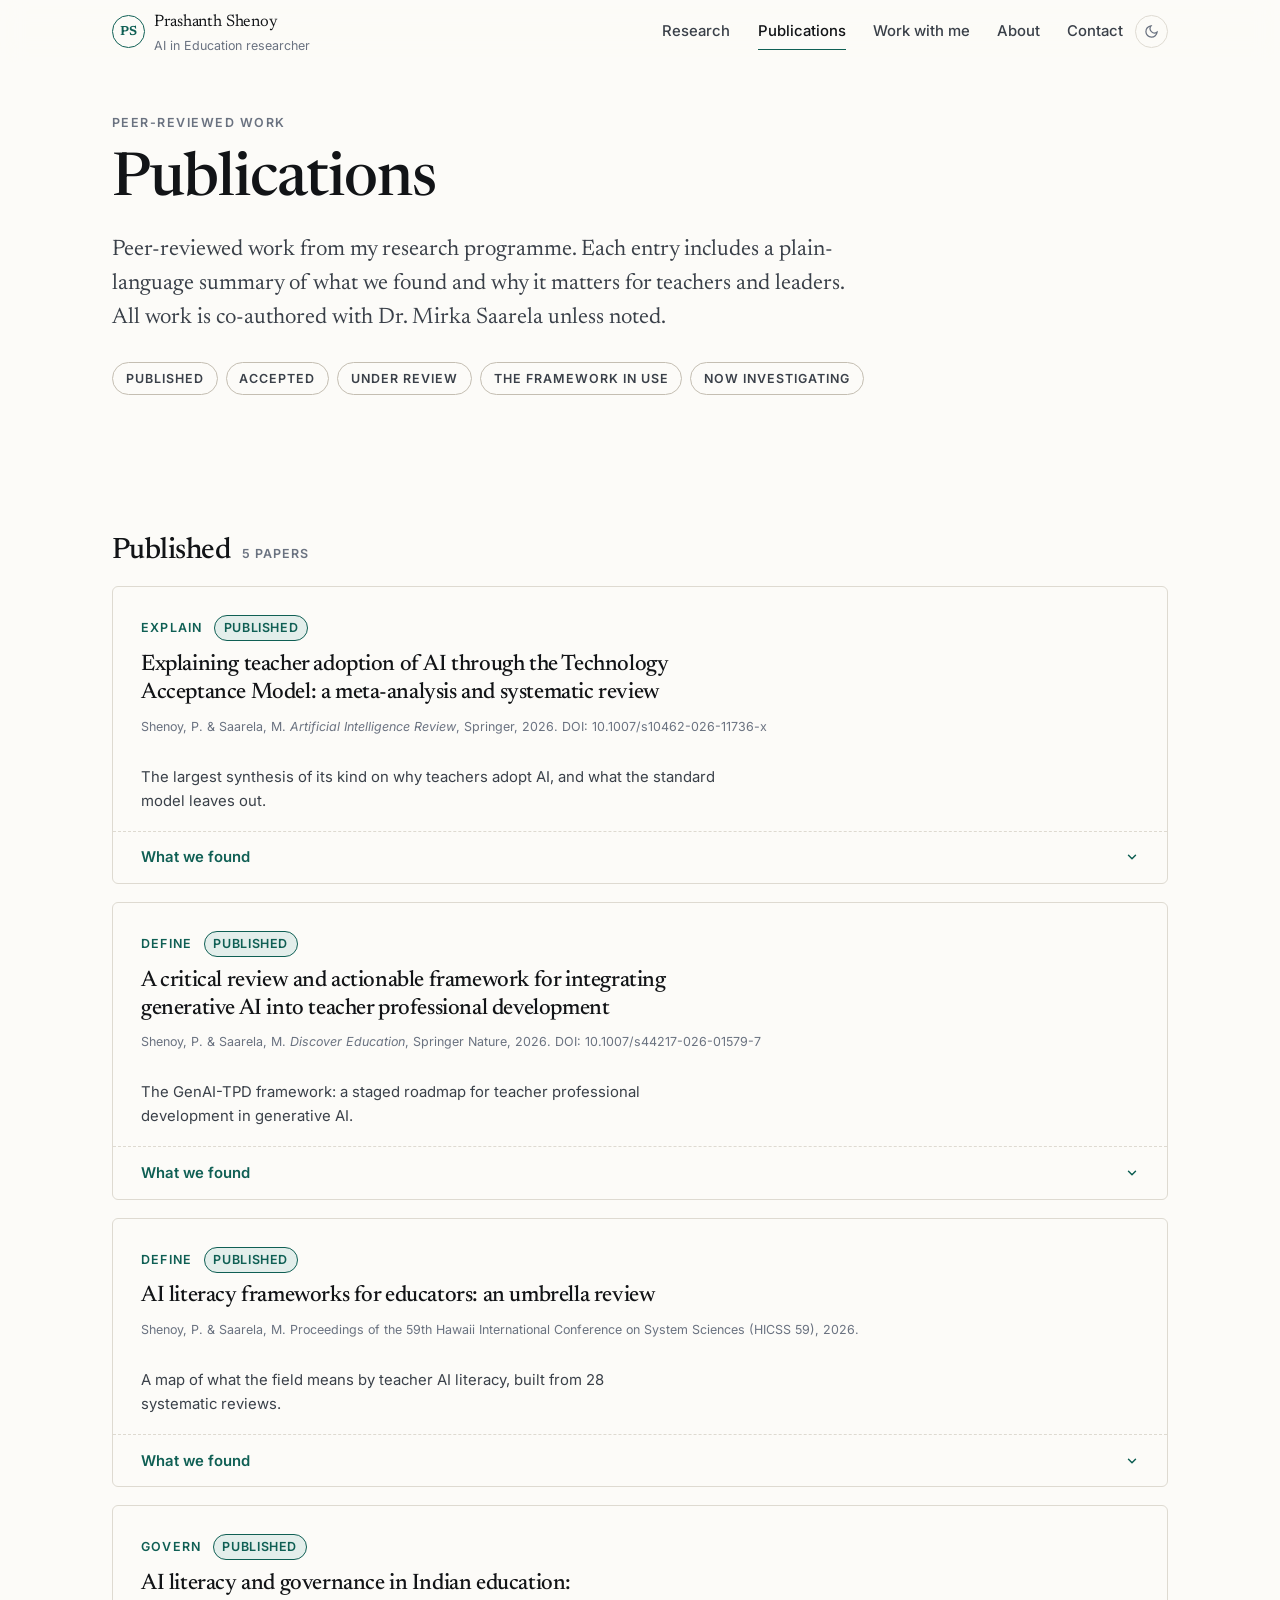
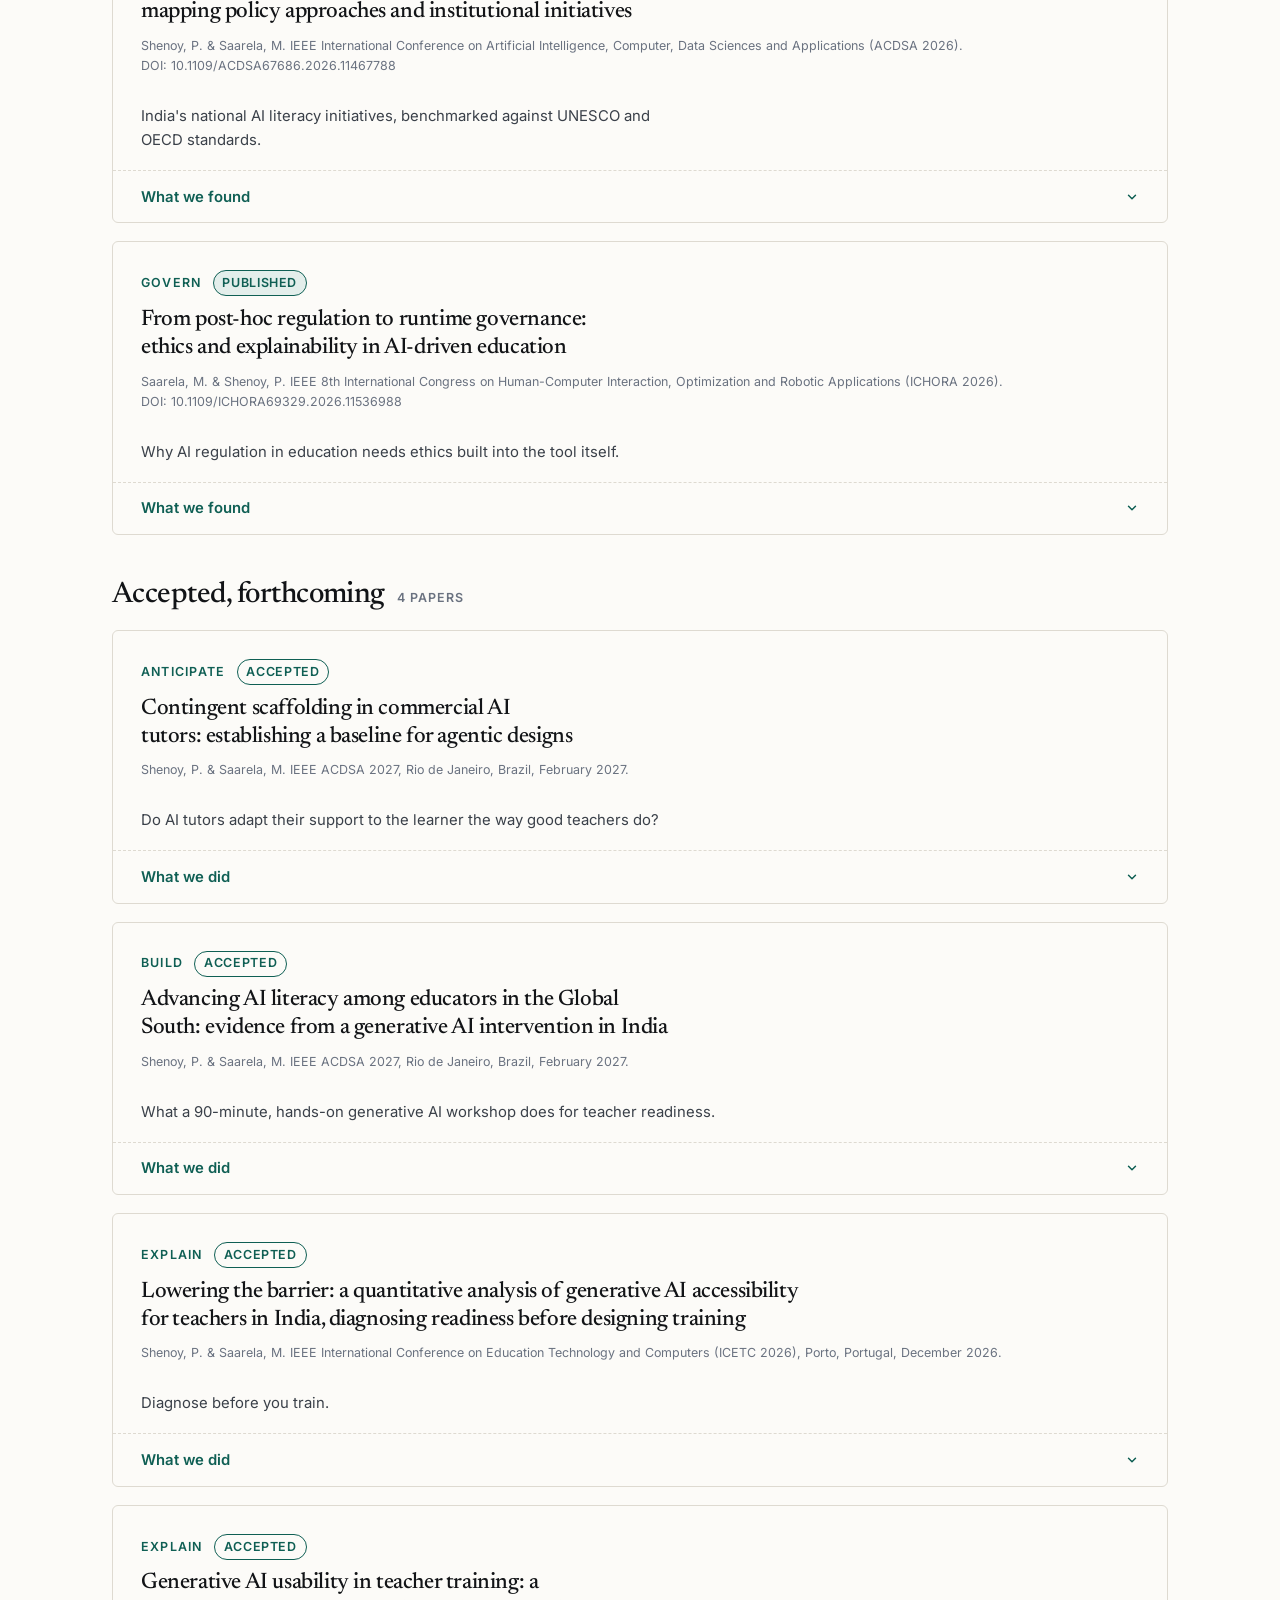
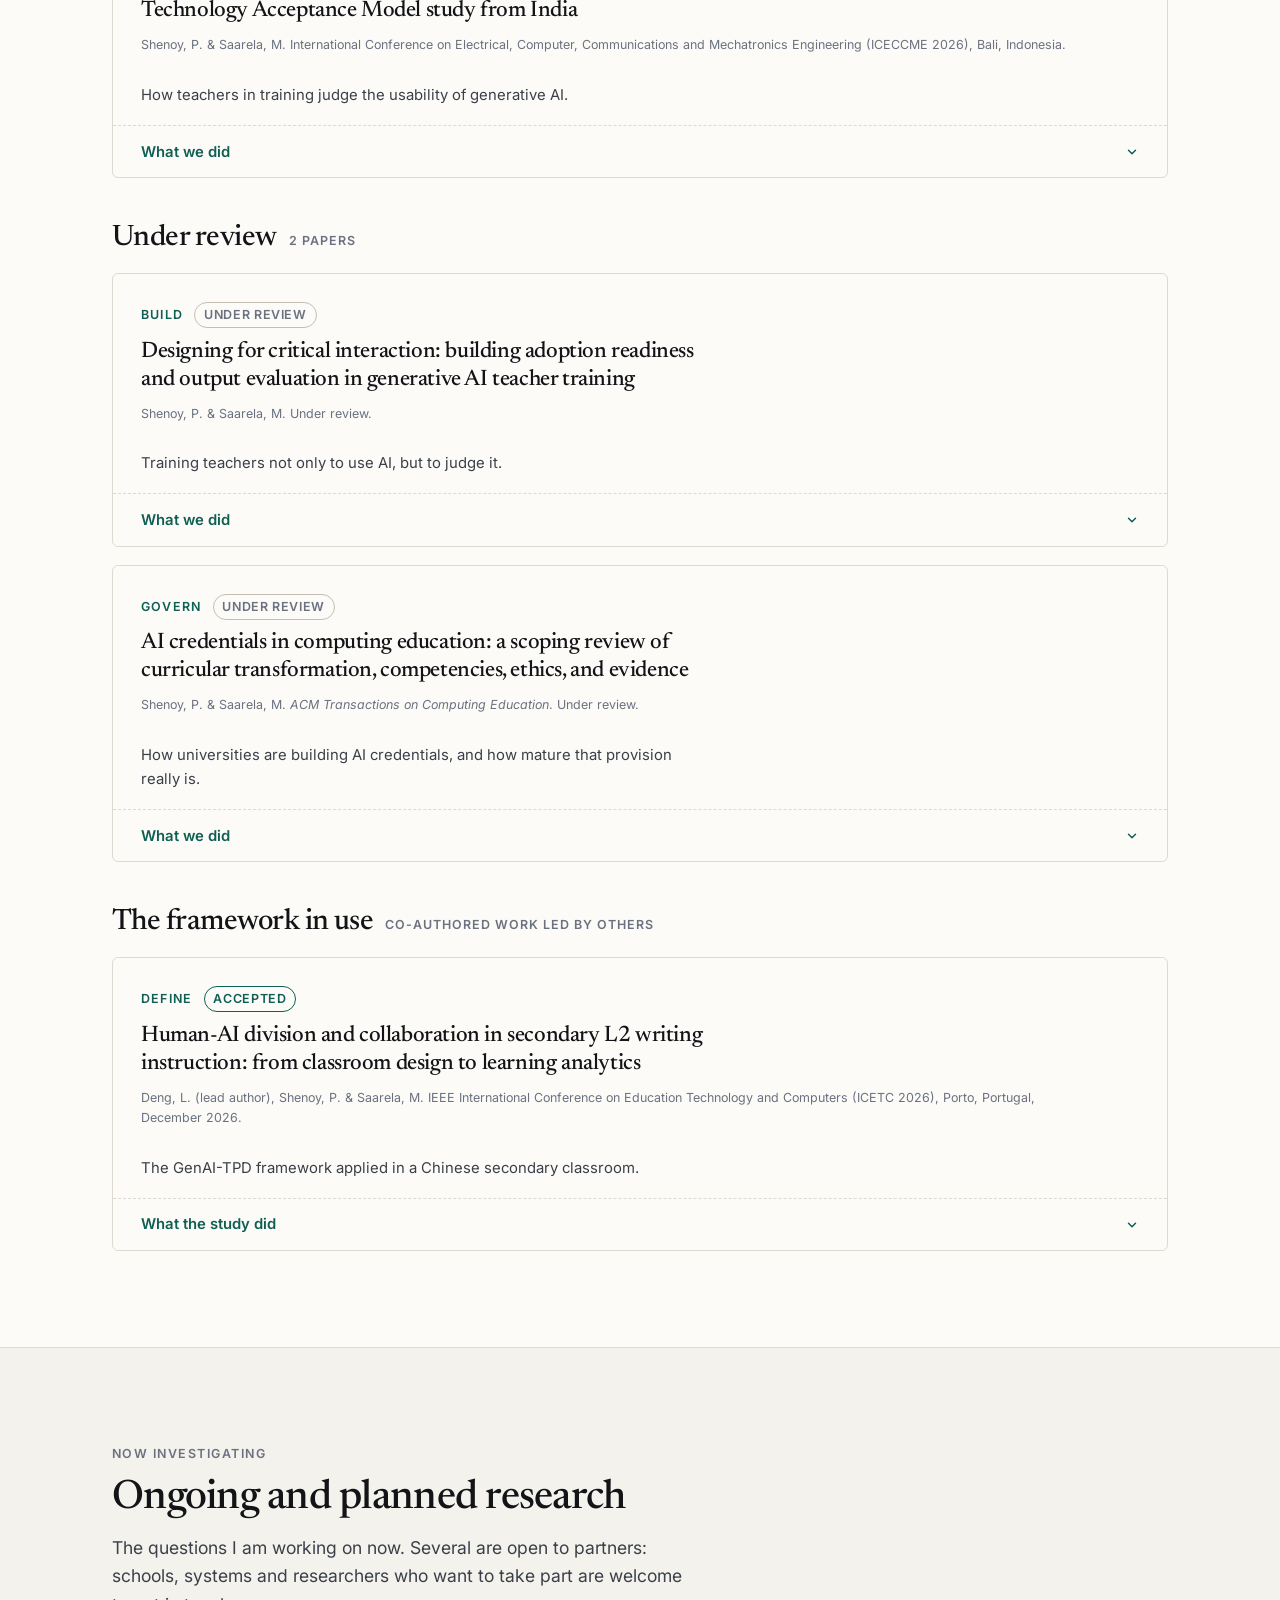
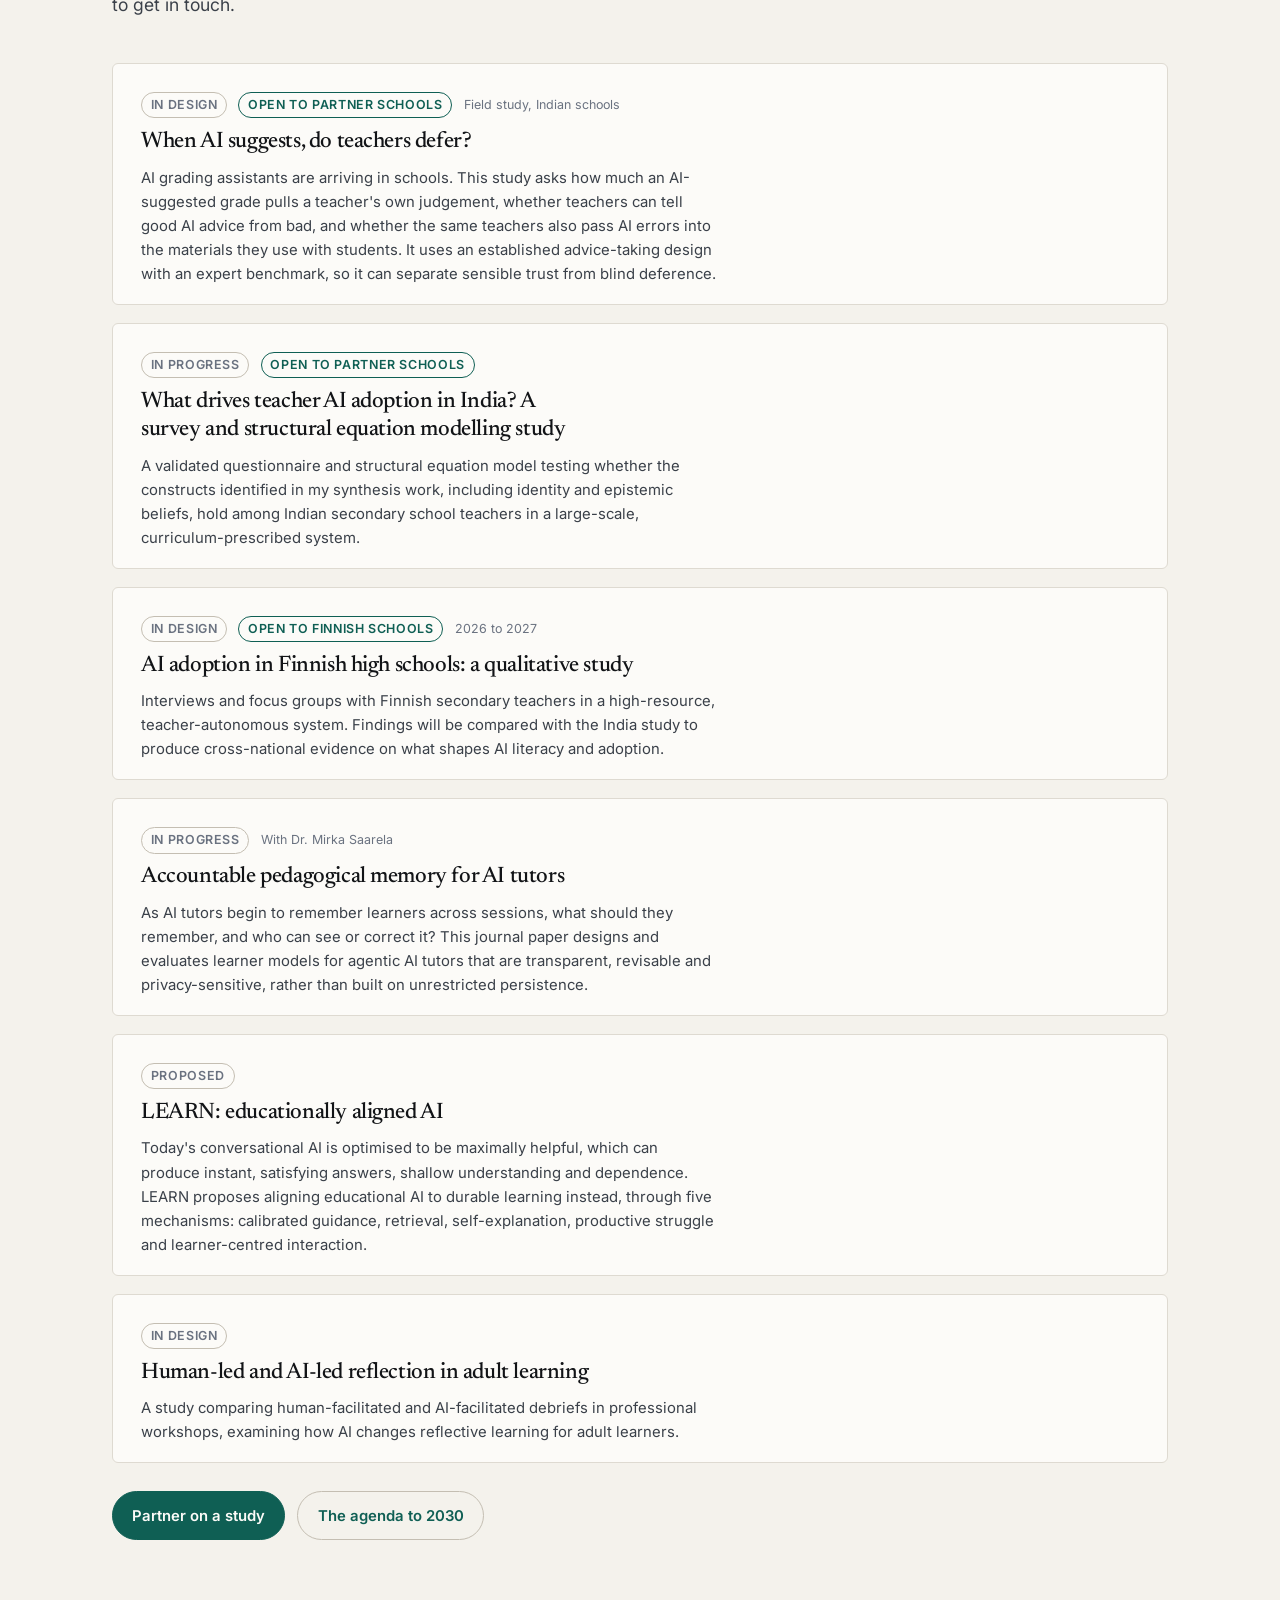
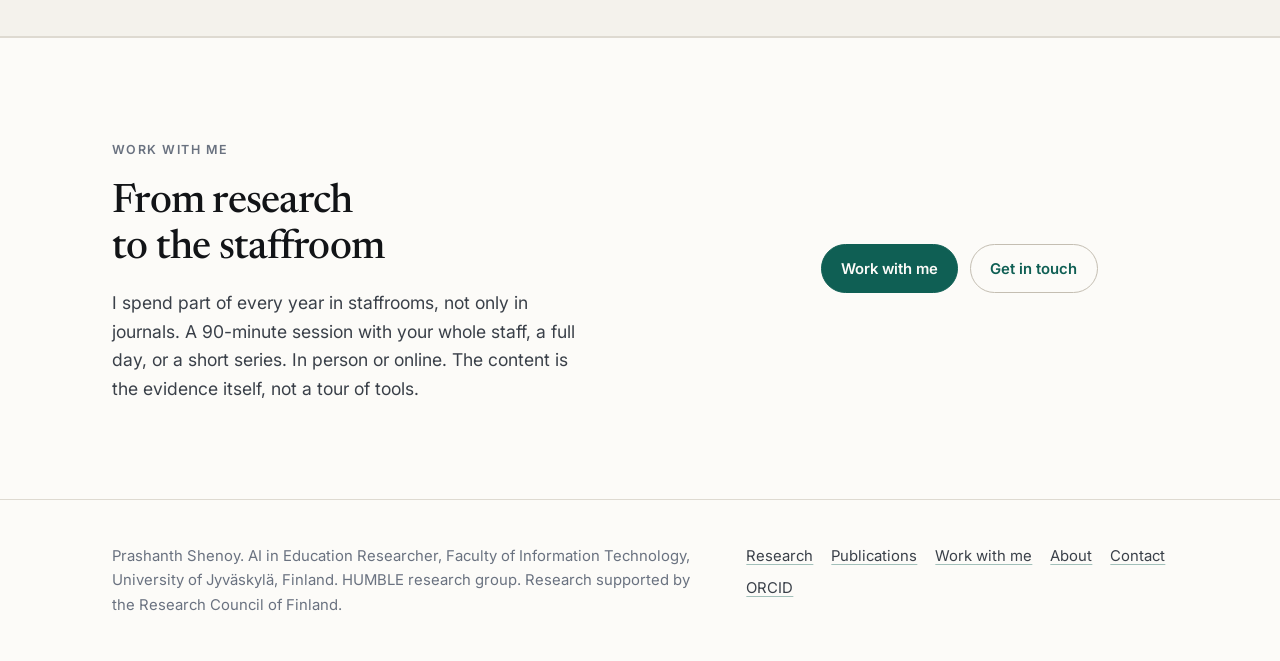
<file: publications.html>
<!DOCTYPE html>
<html lang="en-GB">
<head>
<meta charset="utf-8">
<meta name="viewport" content="width=device-width, initial-scale=1">
<title>Publications: Teacher AI Literacy and AI in Education</title>
<meta name="description" content="Peer-reviewed publications on teacher AI adoption, the GenAI-TPD framework, AI literacy frameworks, AI governance and AI tutors, with plain-language summaries.">
<link rel="canonical" href="https://www.prashanthshenoy.com/publications.html">

<meta property="og:type" content="website">
<meta property="og:url" content="https://www.prashanthshenoy.com/publications.html">
<meta property="og:title" content="Publications: Teacher AI Literacy and AI in Education">
<meta property="og:description" content="Twelve peer-reviewed papers on teacher AI literacy, adoption, governance and AI tutors, each with a plain-language summary of what we found and why it matters.">
<meta property="og:image" content="https://www.prashanthshenoy.com/assets/img/og-card.jpg">
<meta name="twitter:card" content="summary_large_image">

<link rel="icon" href="data:image/svg+xml,%3Csvg xmlns='http://www.w3.org/2000/svg' viewBox='0 0 32 32'%3E%3Ccircle cx='16' cy='16' r='15' fill='none' stroke='%230F5F54' stroke-width='2'/%3E%3Ctext x='16' y='22' font-family='Georgia,serif' font-size='15' font-weight='600' fill='%230F5F54' text-anchor='middle'%3EPS%3C/text%3E%3C/svg%3E">

<link rel="preconnect" href="https://fonts.googleapis.com">
<link rel="preconnect" href="https://fonts.gstatic.com" crossorigin>
<link href="https://fonts.googleapis.com/css2?family=Newsreader:ital,opsz,wght@0,6..72,400;0,6..72,500;0,6..72,600;1,6..72,400&family=Inter:wght@400;500;600&display=swap" rel="stylesheet">
<link rel="stylesheet" href="assets/css/site.css">

<script type="application/ld+json">
{
  "@context": "https://schema.org",
  "@graph": [
    {
      "@type": "ScholarlyArticle",
      "headline": "Explaining teacher adoption of AI through the technology acceptance model: a meta-analysis and systematic review",
      "author": [
        {"@type": "Person", "name": "Prashanth Shenoy", "identifier": "https://orcid.org/0009-0000-4653-6191"},
        {"@type": "Person", "name": "Mirka Saarela"}
      ],
      "datePublished": "2026",
      "isPartOf": {"@type": "Periodical", "name": "Artificial Intelligence Review"},
      "publisher": {"@type": "Organization", "name": "Springer"},
      "identifier": "https://doi.org/10.1007/s10462-026-11736-x",
      "sameAs": "https://doi.org/10.1007/s10462-026-11736-x",
      "about": ["teacher AI adoption", "Technology Acceptance Model", "TAM-I", "teacher AI literacy"]
    },
    {
      "@type": "ScholarlyArticle",
      "headline": "A critical review and actionable framework for integrating generative AI into teacher professional development",
      "author": [
        {"@type": "Person", "name": "Prashanth Shenoy", "identifier": "https://orcid.org/0009-0000-4653-6191"},
        {"@type": "Person", "name": "Mirka Saarela"}
      ],
      "datePublished": "2026",
      "isPartOf": {"@type": "Periodical", "name": "Discover Education"},
      "publisher": {"@type": "Organization", "name": "Springer Nature"},
      "identifier": "https://doi.org/10.1007/s44217-026-01579-7",
      "sameAs": "https://doi.org/10.1007/s44217-026-01579-7",
      "about": ["GenAI-TPD", "generative AI teacher professional development", "teacher AI literacy"]
    },
    {
      "@type": "ScholarlyArticle",
      "headline": "AI literacy frameworks for educators: an umbrella review",
      "author": [
        {"@type": "Person", "name": "Prashanth Shenoy", "identifier": "https://orcid.org/0009-0000-4653-6191"},
        {"@type": "Person", "name": "Mirka Saarela"}
      ],
      "datePublished": "2026",
      "isPartOf": {"@type": "PublicationVolume", "name": "Proceedings of the 59th Hawaii International Conference on System Sciences (HICSS 59)"},
      "sameAs": "https://urn.fi/URN:NBN:fi:jyu-202601261572",
      "about": ["AI literacy for educators", "umbrella review", "assessment instruments"]
    },
    {
      "@type": "ScholarlyArticle",
      "headline": "AI literacy and governance in Indian education: mapping policy approaches and institutional initiatives",
      "author": [
        {"@type": "Person", "name": "Prashanth Shenoy", "identifier": "https://orcid.org/0009-0000-4653-6191"},
        {"@type": "Person", "name": "Mirka Saarela"}
      ],
      "datePublished": "2026",
      "isPartOf": {"@type": "PublicationVolume", "name": "IEEE International Conference on Artificial Intelligence, Computer, Data Sciences and Applications (ACDSA 2026)"},
      "identifier": "https://doi.org/10.1109/ACDSA67686.2026.11467788",
      "sameAs": "https://doi.org/10.1109/ACDSA67686.2026.11467788",
      "about": ["AI governance in education", "AI in Indian education", "AI literacy policy"]
    },
    {
      "@type": "ScholarlyArticle",
      "headline": "From post-hoc regulation to runtime governance: ethics and explainability in AI-driven education",
      "author": [
        {"@type": "Person", "name": "Mirka Saarela"},
        {"@type": "Person", "name": "Prashanth Shenoy", "identifier": "https://orcid.org/0009-0000-4653-6191"}
      ],
      "datePublished": "2026",
      "isPartOf": {"@type": "PublicationVolume", "name": "IEEE 8th International Congress on Human-Computer Interaction, Optimization and Robotic Applications (ICHORA 2026)"},
      "identifier": "https://doi.org/10.1109/ICHORA69329.2026.11536988",
      "sameAs": "https://doi.org/10.1109/ICHORA69329.2026.11536988",
      "about": ["runtime governance", "explainability in education", "EU AI Act"]
    }
  ]
}
</script>
</head>
<body>

<a class="skip-link" href="#main">Skip to content</a>

<header class="site-header">
  <div class="wrap site-header__inner">
    <a class="brand" href="index.html">
      <span class="monogram" aria-hidden="true">PS</span>
      <span>
        <span class="brand__name">Prashanth Shenoy</span>
        <span class="brand__role">AI in Education researcher</span>
      </span>
    </a>
    <div class="header-actions">
      <nav class="nav" aria-label="Primary">
        <a href="research.html">Research</a>
        <a href="publications.html">Publications</a>
        <a href="work-with-me.html">Work with me</a>
        <a href="about.html">About</a>
        <a href="contact.html">Contact</a>
      </nav>
      <details class="menu">
        <summary aria-label="Menu">
          <svg viewBox="0 0 24 24" width="16" height="16" fill="none" stroke="currentColor" stroke-width="2" stroke-linecap="round" aria-hidden="true"><path d="M3 6h18M3 12h18M3 18h18"/></svg>
        </summary>
        <div class="menu__panel">
          <a href="research.html">Research</a>
          <a href="publications.html">Publications</a>
          <a href="work-with-me.html">Work with me</a>
          <a href="about.html">About</a>
          <a href="contact.html">Contact</a>
        </div>
      </details>
      <button class="theme-toggle" type="button" aria-label="Switch theme">
        <svg viewBox="0 0 24 24" fill="none" stroke="currentColor" stroke-width="2" stroke-linecap="round" aria-hidden="true">
          <path d="M21 12.8A9 9 0 1 1 11.2 3a7 7 0 0 0 9.8 9.8z"/>
        </svg>
      </button>
    </div>
  </div>
</header>

<main id="main">

  <!-- ================= PAGE HERO ================= -->
  <section class="page-hero">
    <div class="wrap">
      <span class="eyebrow">Peer-reviewed work</span>
      <h1>Publications</h1>
      <p class="lede">
        Peer-reviewed work from my research programme. Each entry includes a plain-language
        summary of what we found and why it matters for teachers and leaders. All work is
        co-authored with Dr. Mirka Saarela unless noted.
      </p>
      <nav class="anchors" aria-label="Sections on this page">
        <a href="#published">Published</a>
        <a href="#accepted">Accepted</a>
        <a href="#under-review">Under review</a>
        <a href="#in-use">The framework in use</a>
        <a href="#ongoing">Now investigating</a>
      </nav>
    </div>
  </section>

  <section>
    <div class="wrap">

      <!-- ============ PUBLISHED ============ -->
      <div class="group-head" id="published" style="margin-top:0">
        <h2>Published</h2>
        <span class="count">5 papers</span>
      </div>

      <div class="pubs">

        <article class="pub" id="tam-meta-analysis">
          <div class="pub__top">
            <div class="pub__meta">
              <span class="pub__strand">Explain</span>
              <span class="chip chip--published">Published</span>
            </div>
            <h3>Explaining teacher adoption of AI through the Technology Acceptance Model: a meta-analysis and systematic review</h3>
            <p class="pub__cite">Shenoy, P. &amp; Saarela, M. <em>Artificial Intelligence Review</em>, Springer, 2026. DOI: 10.1007/s10462-026-11736-x</p>
            <p class="pub__one">The largest synthesis of its kind on why teachers adopt AI, and what the standard model leaves out.</p>
          </div>
          <details>
            <summary>What we found
              <svg class="chev" viewBox="0 0 24 24" width="14" height="14" fill="none" stroke="currentColor" stroke-width="2.5" stroke-linecap="round" stroke-linejoin="round" aria-hidden="true"><path d="M6 9l6 6 6-6"/></svg>
            </summary>
            <dl class="reveal">
              <div>
                <dt>What we found</dt>
                <dd>Across 38 studies covering nearly 16,000 teachers in 19 countries, the core Technology Acceptance Model relationships (usefulness, ease of use and intention to use) hold strongly, but results vary enormously by context. We propose TAM-I, an extension that adds teachers' professional identity and epistemic beliefs.</dd>
              </div>
              <div>
                <dt>Why it matters</dt>
                <dd>Leaders cannot rely on "AI is useful" messaging. Adoption depends on context and on what AI means for teachers' sense of their profession.</dd>
              </div>
              <div class="actions">
                <a class="btn btn--sm" href="https://doi.org/10.1007/s10462-026-11736-x">Read the paper</a>
                <a class="btn btn--sm btn--ghost" href="research/teacher-ai-adoption-tam-meta-analysis.html">The explainer</a>
              </div>
            </dl>
          </details>
        </article>

        <article class="pub" id="genai-tpd">
          <div class="pub__top">
            <div class="pub__meta">
              <span class="pub__strand">Define</span>
              <span class="chip chip--published">Published</span>
            </div>
            <h3>A critical review and actionable framework for integrating generative AI into teacher professional development</h3>
            <p class="pub__cite">Shenoy, P. &amp; Saarela, M. <em>Discover Education</em>, Springer Nature, 2026. DOI: 10.1007/s44217-026-01579-7</p>
            <p class="pub__one">The GenAI-TPD framework: a staged roadmap for teacher professional development in generative AI.</p>
          </div>
          <details>
            <summary>What we found
              <svg class="chev" viewBox="0 0 24 24" width="14" height="14" fill="none" stroke="currentColor" stroke-width="2.5" stroke-linecap="round" stroke-linejoin="round" aria-hidden="true"><path d="M6 9l6 6 6-6"/></svg>
            </summary>
            <dl class="reveal">
              <div>
                <dt>What we found</dt>
                <dd>Synthesising 20 peer-reviewed studies, we propose an affordance-based model with five competency domains, four developmental stages and four affordance categories (functional, cognitive, social, reflective), and identify theoretical gaps in current approaches.</dd>
              </div>
              <div>
                <dt>Why it matters</dt>
                <dd>It replaces one-off tool training with a progression that schools can plan, sequence and assess. Other researchers are already applying it, including in secondary language classrooms in China.</dd>
              </div>
              <div class="actions">
                <a class="btn btn--sm" href="https://doi.org/10.1007/s44217-026-01579-7">Read the paper</a>
              </div>
            </dl>
          </details>
        </article>

        <article class="pub" id="umbrella-review">
          <div class="pub__top">
            <div class="pub__meta">
              <span class="pub__strand">Define</span>
              <span class="chip chip--published">Published</span>
            </div>
            <h3>AI literacy frameworks for educators: an umbrella review</h3>
            <p class="pub__cite">Shenoy, P. &amp; Saarela, M. Proceedings of the 59th Hawaii International Conference on System Sciences (HICSS 59), 2026.</p>
            <p class="pub__one">A map of what the field means by teacher AI literacy, built from 28 systematic reviews.</p>
          </div>
          <details>
            <summary>What we found
              <svg class="chev" viewBox="0 0 24 24" width="14" height="14" fill="none" stroke="currentColor" stroke-width="2.5" stroke-linecap="round" stroke-linejoin="round" aria-hidden="true"><path d="M6 9l6 6 6-6"/></svg>
            </summary>
            <dl class="reveal">
              <div>
                <dt>What we found</dt>
                <dd>Theoretical foundations are fragmented, standardised assessment instruments are largely absent, and explainability receives little attention.</dd>
              </div>
              <div>
                <dt>Why it matters</dt>
                <dd>It sets the evidence base for a cohesive, ethics-aware framework, and shows why measurement is the field's most urgent gap.</dd>
              </div>
              <div class="actions">
                <a class="btn btn--sm" href="https://urn.fi/URN:NBN:fi:jyu-202601261572">Read the paper</a>
              </div>
            </dl>
          </details>
        </article>

        <article class="pub" id="india-policy">
          <div class="pub__top">
            <div class="pub__meta">
              <span class="pub__strand">Govern</span>
              <span class="chip chip--published">Published</span>
            </div>
            <h3>AI literacy and governance in Indian education: mapping policy approaches and institutional initiatives</h3>
            <p class="pub__cite">Shenoy, P. &amp; Saarela, M. IEEE International Conference on Artificial Intelligence, Computer, Data Sciences and Applications (ACDSA 2026). DOI: 10.1109/ACDSA67686.2026.11467788</p>
            <p class="pub__one">India's national AI literacy initiatives, benchmarked against UNESCO and OECD standards.</p>
          </div>
          <details>
            <summary>What we found
              <svg class="chev" viewBox="0 0 24 24" width="14" height="14" fill="none" stroke="currentColor" stroke-width="2.5" stroke-linecap="round" stroke-linejoin="round" aria-hidden="true"><path d="M6 9l6 6 6-6"/></svg>
            </summary>
            <dl class="reveal">
              <div>
                <dt>What we found</dt>
                <dd>Policy framing and student competencies are strong; ethics and governance, teacher professional development and implementation are partial; data protection is the weakest dimension. High-risk deployments such as dropout prediction, biometric attendance and learning analytics run without adequate safeguards.</dd>
              </div>
              <div>
                <dt>Why it matters</dt>
                <dd>National ambition is outpacing governance, and teacher preparation is a bottleneck.</dd>
              </div>
              <div class="actions">
                <a class="btn btn--sm" href="https://doi.org/10.1109/ACDSA67686.2026.11467788">Read the paper</a>
                <a class="btn btn--sm btn--ghost" href="research/ai-literacy-governance-indian-education-policy.html">The explainer</a>
              </div>
            </dl>
          </details>
        </article>

        <article class="pub" id="runtime-governance">
          <div class="pub__top">
            <div class="pub__meta">
              <span class="pub__strand">Govern</span>
              <span class="chip chip--published">Published</span>
            </div>
            <h3>From post-hoc regulation to runtime governance: ethics and explainability in AI-driven education</h3>
            <p class="pub__cite">Saarela, M. &amp; Shenoy, P. IEEE 8th International Congress on Human-Computer Interaction, Optimization and Robotic Applications (ICHORA 2026). DOI: 10.1109/ICHORA69329.2026.11536988</p>
            <p class="pub__one">Why AI regulation in education needs ethics built into the tool itself.</p>
          </div>
          <details>
            <summary>What we found
              <svg class="chev" viewBox="0 0 24 24" width="14" height="14" fill="none" stroke="currentColor" stroke-width="2.5" stroke-linecap="round" stroke-linejoin="round" aria-hidden="true"><path d="M6 9l6 6 6-6"/></svg>
            </summary>
            <dl class="reveal">
              <div>
                <dt>What we found</dt>
                <dd>Post-hoc regulatory governance, as in the EU AI Act, and design-embedded ethical constraints work best as complementary layers, with explainability treated as a property of the interaction rather than a retrospective obligation.</dd>
              </div>
              <div>
                <dt>Why it matters</dt>
                <dd>Schools and vendors should ask not only "is this compliant?" but "does this tool explain itself to teachers when it matters?"</dd>
              </div>
              <div class="actions">
                <a class="btn btn--sm" href="https://doi.org/10.1109/ICHORA69329.2026.11536988">Read the paper</a>
                <a class="btn btn--sm btn--ghost" href="research/eu-ai-act-runtime-governance-education.html">The explainer</a>
              </div>
            </dl>
          </details>
        </article>

      </div>

      <!-- ============ ACCEPTED ============ -->
      <div class="group-head" id="accepted">
        <h2>Accepted, forthcoming</h2>
        <span class="count">4 papers</span>
      </div>

      <div class="pubs">

        <article class="pub" id="contingent-scaffolding">
          <div class="pub__top">
            <div class="pub__meta">
              <span class="pub__strand">Anticipate</span>
              <span class="chip chip--accepted">Accepted</span>
            </div>
            <h3>Contingent scaffolding in commercial AI tutors: establishing a baseline for agentic designs</h3>
            <p class="pub__cite">Shenoy, P. &amp; Saarela, M. IEEE ACDSA 2027, Rio de Janeiro, Brazil, February 2027.</p>
            <p class="pub__one">Do AI tutors adapt their support to the learner the way good teachers do?</p>
          </div>
          <details>
            <summary>What we did
              <svg class="chev" viewBox="0 0 24 24" width="14" height="14" fill="none" stroke="currentColor" stroke-width="2.5" stroke-linecap="round" stroke-linejoin="round" aria-hidden="true"><path d="M6 9l6 6 6-6"/></svg>
            </summary>
            <dl class="reveal">
              <div>
                <dt>What we did</dt>
                <dd>We probed four commercial AI tutoring modes with a scripted learner who struggles, gains competence and then regresses, comparing tutoring mode on and off and a purpose-built tutoring agent. Responses were blind double coded for directness.</dd>
              </div>
              <div>
                <dt>Why it matters</dt>
                <dd>It sets a baseline for judging future agentic tutors against a core principle of good teaching.</dd>
              </div>
            </dl>
          </details>
        </article>

        <article class="pub" id="india-intervention">
          <div class="pub__top">
            <div class="pub__meta">
              <span class="pub__strand">Build</span>
              <span class="chip chip--accepted">Accepted</span>
            </div>
            <h3>Advancing AI literacy among educators in the Global South: evidence from a generative AI intervention in India</h3>
            <p class="pub__cite">Shenoy, P. &amp; Saarela, M. IEEE ACDSA 2027, Rio de Janeiro, Brazil, February 2027.</p>
            <p class="pub__one">What a 90-minute, hands-on generative AI workshop does for teacher readiness.</p>
          </div>
          <details>
            <summary>What we did
              <svg class="chev" viewBox="0 0 24 24" width="14" height="14" fill="none" stroke="currentColor" stroke-width="2.5" stroke-linecap="round" stroke-linejoin="round" aria-hidden="true"><path d="M6 9l6 6 6-6"/></svg>
            </summary>
            <dl class="reveal">
              <div>
                <dt>What we did</dt>
                <dd>44 teachers in Bengaluru used generative AI to design curriculum materials in a hands-on workshop. AI literacy readiness, measured with Technology Acceptance Model constructs, was higher after the workshop than before.</dd>
              </div>
              <div>
                <dt>Why it matters</dt>
                <dd>Short, practice-based sessions can move readiness in a large, AI-first education system.</dd>
              </div>
            </dl>
          </details>
        </article>

        <article class="pub" id="lowering-the-barrier">
          <div class="pub__top">
            <div class="pub__meta">
              <span class="pub__strand">Explain</span>
              <span class="chip chip--accepted">Accepted</span>
            </div>
            <h3>Lowering the barrier: a quantitative analysis of generative AI accessibility for teachers in India, diagnosing readiness before designing training</h3>
            <p class="pub__cite">Shenoy, P. &amp; Saarela, M. IEEE International Conference on Education Technology and Computers (ICETC 2026), Porto, Portugal, December 2026.</p>
            <p class="pub__one">Diagnose before you train.</p>
          </div>
          <details>
            <summary>What we did
              <svg class="chev" viewBox="0 0 24 24" width="14" height="14" fill="none" stroke="currentColor" stroke-width="2.5" stroke-linecap="round" stroke-linejoin="round" aria-hidden="true"><path d="M6 9l6 6 6-6"/></svg>
            </summary>
            <dl class="reveal">
              <div>
                <dt>What we did</dt>
                <dd>Using the aittt.app instrument across two sites, we measured teachers' generative AI accessibility and readiness before designing training.</dd>
              </div>
              <div>
                <dt>Why it matters</dt>
                <dd>Training designed around measured readiness, not assumptions, is more likely to fit teachers' starting points.</dd>
              </div>
              <div class="actions">
                <a class="btn btn--sm btn--ghost" href="research/diagnosing-teacher-ai-readiness-before-training.html">The explainer</a>
              </div>
            </dl>
          </details>
        </article>

        <article class="pub" id="genai-usability-tam">
          <div class="pub__top">
            <div class="pub__meta">
              <span class="pub__strand">Explain</span>
              <span class="chip chip--accepted">Accepted</span>
            </div>
            <h3>Generative AI usability in teacher training: a Technology Acceptance Model study from India</h3>
            <p class="pub__cite">Shenoy, P. &amp; Saarela, M. International Conference on Electrical, Computer, Communications and Mechatronics Engineering (ICECCME 2026), Bali, Indonesia.</p>
            <p class="pub__one">How teachers in training judge the usability of generative AI.</p>
          </div>
          <details>
            <summary>What we did
              <svg class="chev" viewBox="0 0 24 24" width="14" height="14" fill="none" stroke="currentColor" stroke-width="2.5" stroke-linecap="round" stroke-linejoin="round" aria-hidden="true"><path d="M6 9l6 6 6-6"/></svg>
            </summary>
            <dl class="reveal">
              <div>
                <dt>What we did</dt>
                <dd>A Technology Acceptance Model study in a teacher-training setting in India, examining AI self-efficacy, perceived usefulness, ease of use, enjoyment and intention to use.</dd>
              </div>
              <div>
                <dt>Why it matters</dt>
                <dd>Usability and self-efficacy shape whether training translates into classroom use.</dd>
              </div>
            </dl>
          </details>
        </article>

      </div>

      <!-- ============ UNDER REVIEW ============ -->
      <div class="group-head" id="under-review">
        <h2>Under review</h2>
        <span class="count">2 papers</span>
      </div>

      <div class="pubs">

        <article class="pub" id="critical-interaction">
          <div class="pub__top">
            <div class="pub__meta">
              <span class="pub__strand">Build</span>
              <span class="chip">Under review</span>
            </div>
            <h3>Designing for critical interaction: building adoption readiness and output evaluation in generative AI teacher training</h3>
            <p class="pub__cite">Shenoy, P. &amp; Saarela, M. Under review.</p>
            <p class="pub__one">Training teachers not only to use AI, but to judge it.</p>
          </div>
          <details>
            <summary>What we did
              <svg class="chev" viewBox="0 0 24 24" width="14" height="14" fill="none" stroke="currentColor" stroke-width="2.5" stroke-linecap="round" stroke-linejoin="round" aria-hidden="true"><path d="M6 9l6 6 6-6"/></svg>
            </summary>
            <dl class="reveal">
              <div>
                <dt>What we did</dt>
                <dd>A two-site professional development intervention with school teachers in Karnataka, introducing two scaffolds: RTCO for prompt construction and TRUST for output verification.</dd>
              </div>
            </dl>
          </details>
        </article>

        <article class="pub" id="ai-credentials">
          <div class="pub__top">
            <div class="pub__meta">
              <span class="pub__strand">Govern</span>
              <span class="chip">Under review</span>
            </div>
            <h3>AI credentials in computing education: a scoping review of curricular transformation, competencies, ethics, and evidence</h3>
            <p class="pub__cite">Shenoy, P. &amp; Saarela, M. <em>ACM Transactions on Computing Education</em>. Under review.</p>
            <p class="pub__one">How universities are building AI credentials, and how mature that provision really is.</p>
          </div>
          <details>
            <summary>What we did
              <svg class="chev" viewBox="0 0 24 24" width="14" height="14" fill="none" stroke="currentColor" stroke-width="2.5" stroke-linecap="round" stroke-linejoin="round" aria-hidden="true"><path d="M6 9l6 6 6-6"/></svg>
            </summary>
            <dl class="reveal">
              <div>
                <dt>What we did</dt>
                <dd>A PRISMA-ScR scoping review of 82 studies from 26 countries. Most programmes are still at proposal or pilot stage, few specify measurable learning outcomes, and many do not document how ethics is taught. We propose an AI Credential Maturity Model, levels L0 to L3, for institutional decision-making.</dd>
              </div>
            </dl>
          </details>
        </article>

      </div>

      <!-- ============ FRAMEWORK IN USE ============ -->
      <div class="group-head" id="in-use">
        <h2>The framework in use</h2>
        <span class="count">Co-authored work led by others</span>
      </div>

      <div class="pubs">
        <article class="pub" id="l2-writing">
          <div class="pub__top">
            <div class="pub__meta">
              <span class="pub__strand">Define</span>
              <span class="chip chip--accepted">Accepted</span>
            </div>
            <h3>Human-AI division and collaboration in secondary L2 writing instruction: from classroom design to learning analytics</h3>
            <p class="pub__cite">Deng, L. (lead author), Shenoy, P. &amp; Saarela, M. IEEE International Conference on Education Technology and Computers (ICETC 2026), Porto, Portugal, December 2026.</p>
            <p class="pub__one">The GenAI-TPD framework applied in a Chinese secondary classroom.</p>
          </div>
          <details>
            <summary>What the study did
              <svg class="chev" viewBox="0 0 24 24" width="14" height="14" fill="none" stroke="currentColor" stroke-width="2.5" stroke-linecap="round" stroke-linejoin="round" aria-hidden="true"><path d="M6 9l6 6 6-6"/></svg>
            </summary>
            <dl class="reveal">
              <div>
                <dt>What the study did</dt>
                <dd>Led by Deng Lan, the third round of a two-year design-based research project in a junior high English-as-a-foreign-language classroom in Shenzhen, China, uses GenAI-TPD as its critical framework to investigate how teachers and AI divide the work of second-language writing, comparing students' original drafts with AI-revised versions.</dd>
              </div>
              <div>
                <dt>Why it matters</dt>
                <dd>It shows the framework travelling beyond its original contexts into a new subject, a new education system and a new research team.</dd>
              </div>
            </dl>
          </details>
        </article>
      </div>

    </div>
  </section>

  <!-- ============ ONGOING ============ -->
  <section class="tint" id="ongoing">
    <div class="wrap">
      <div class="section-head">
        <span class="eyebrow">Now investigating</span>
        <h2>Ongoing and planned research</h2>
        <p>
          The questions I am working on now. Several are open to partners: schools, systems and
          researchers who want to take part are welcome to get in touch.
        </p>
      </div>

      <div class="pubs">

        <article class="pub">
          <div class="pub__top">
            <div class="pub__meta">
              <span class="chip">In design</span>
              <span class="chip chip--accepted">Open to partner schools</span>
              <span class="pub__cite">Field study, Indian schools</span>
            </div>
            <h3>When AI suggests, do teachers defer?</h3>
            <p class="pub__one">
              AI grading assistants are arriving in schools. This study asks how much an
              AI-suggested grade pulls a teacher's own judgement, whether teachers can tell good
              AI advice from bad, and whether the same teachers also pass AI errors into the
              materials they use with students. It uses an established advice-taking design with
              an expert benchmark, so it can separate sensible trust from blind deference.
            </p>
          </div>
        </article>

        <article class="pub">
          <div class="pub__top">
            <div class="pub__meta">
              <span class="chip">In progress</span>
              <span class="chip chip--accepted">Open to partner schools</span>
            </div>
            <h3>What drives teacher AI adoption in India? A survey and structural equation modelling study</h3>
            <p class="pub__one">
              A validated questionnaire and structural equation model testing whether the
              constructs identified in my synthesis work, including identity and epistemic
              beliefs, hold among Indian secondary school teachers in a large-scale,
              curriculum-prescribed system.
            </p>
          </div>
        </article>

        <article class="pub">
          <div class="pub__top">
            <div class="pub__meta">
              <span class="chip">In design</span>
              <span class="chip chip--accepted">Open to Finnish schools</span>
              <span class="pub__cite">2026 to 2027</span>
            </div>
            <h3>AI adoption in Finnish high schools: a qualitative study</h3>
            <p class="pub__one">
              Interviews and focus groups with Finnish secondary teachers in a high-resource,
              teacher-autonomous system. Findings will be compared with the India study to produce
              cross-national evidence on what shapes AI literacy and adoption.
            </p>
          </div>
        </article>

        <article class="pub">
          <div class="pub__top">
            <div class="pub__meta">
              <span class="chip">In progress</span>
              <span class="pub__cite">With Dr. Mirka Saarela</span>
            </div>
            <h3>Accountable pedagogical memory for AI tutors</h3>
            <p class="pub__one">
              As AI tutors begin to remember learners across sessions, what should they remember,
              and who can see or correct it? This journal paper designs and evaluates learner
              models for agentic AI tutors that are transparent, revisable and privacy-sensitive,
              rather than built on unrestricted persistence.
            </p>
          </div>
        </article>

        <article class="pub">
          <div class="pub__top">
            <div class="pub__meta">
              <span class="chip">Proposed</span>
            </div>
            <h3>LEARN: educationally aligned AI</h3>
            <p class="pub__one">
              Today's conversational AI is optimised to be maximally helpful, which can produce
              instant, satisfying answers, shallow understanding and dependence. LEARN proposes
              aligning educational AI to durable learning instead, through five mechanisms:
              calibrated guidance, retrieval, self-explanation, productive struggle and
              learner-centred interaction.
            </p>
          </div>
        </article>

        <article class="pub">
          <div class="pub__top">
            <div class="pub__meta">
              <span class="chip">In design</span>
            </div>
            <h3>Human-led and AI-led reflection in adult learning</h3>
            <p class="pub__one">
              A study comparing human-facilitated and AI-facilitated debriefs in professional
              workshops, examining how AI changes reflective learning for adult learners.
            </p>
          </div>
        </article>

      </div>

      <div class="cta-row">
        <a class="btn" href="work-with-me.html#partner">Partner on a study</a>
        <a class="btn btn--ghost" href="research.html#agenda">The agenda to 2030</a>
      </div>
    </div>
  </section>

  <!-- ================= CTA ================= -->
  <section class="cta-band rule-top">
    <div class="wrap">
      <div class="cta-band__grid">
        <div>
          <span class="eyebrow">Work with me</span>
          <h2 class="mt-3">From research to the staffroom</h2>
          <p class="mt-3">
            I spend part of every year in staffrooms, not only in journals. A 90-minute session
            with your whole staff, a full day, or a short series. In person or online. The
            content is the evidence itself, not a tour of tools.
          </p>
        </div>
        <div class="cta-row" style="margin-top:0">
          <a class="btn" href="work-with-me.html">Work with me</a>
          <a class="btn btn--ghost" href="contact.html">Get in touch</a>
        </div>
      </div>
    </div>
  </section>

</main>

<footer class="site-footer">
  <div class="wrap site-footer__grid">
    <p>
      Prashanth Shenoy. AI in Education Researcher, Faculty of
      Information Technology, University of Jyväskylä, Finland. HUMBLE research group.
      Research supported by the Research Council of Finland.
    </p>
    <div class="site-footer__links">
      <a href="research.html">Research</a>
      <a href="publications.html">Publications</a>
      <a href="work-with-me.html">Work with me</a>
      <a href="about.html">About</a>
      <a href="contact.html">Contact</a>
      <a href="https://orcid.org/0009-0000-4653-6191">ORCID</a>
    </div>
  </div>
</footer>

<script src="assets/js/site.js" defer></script>
</body>
</html>
</file>
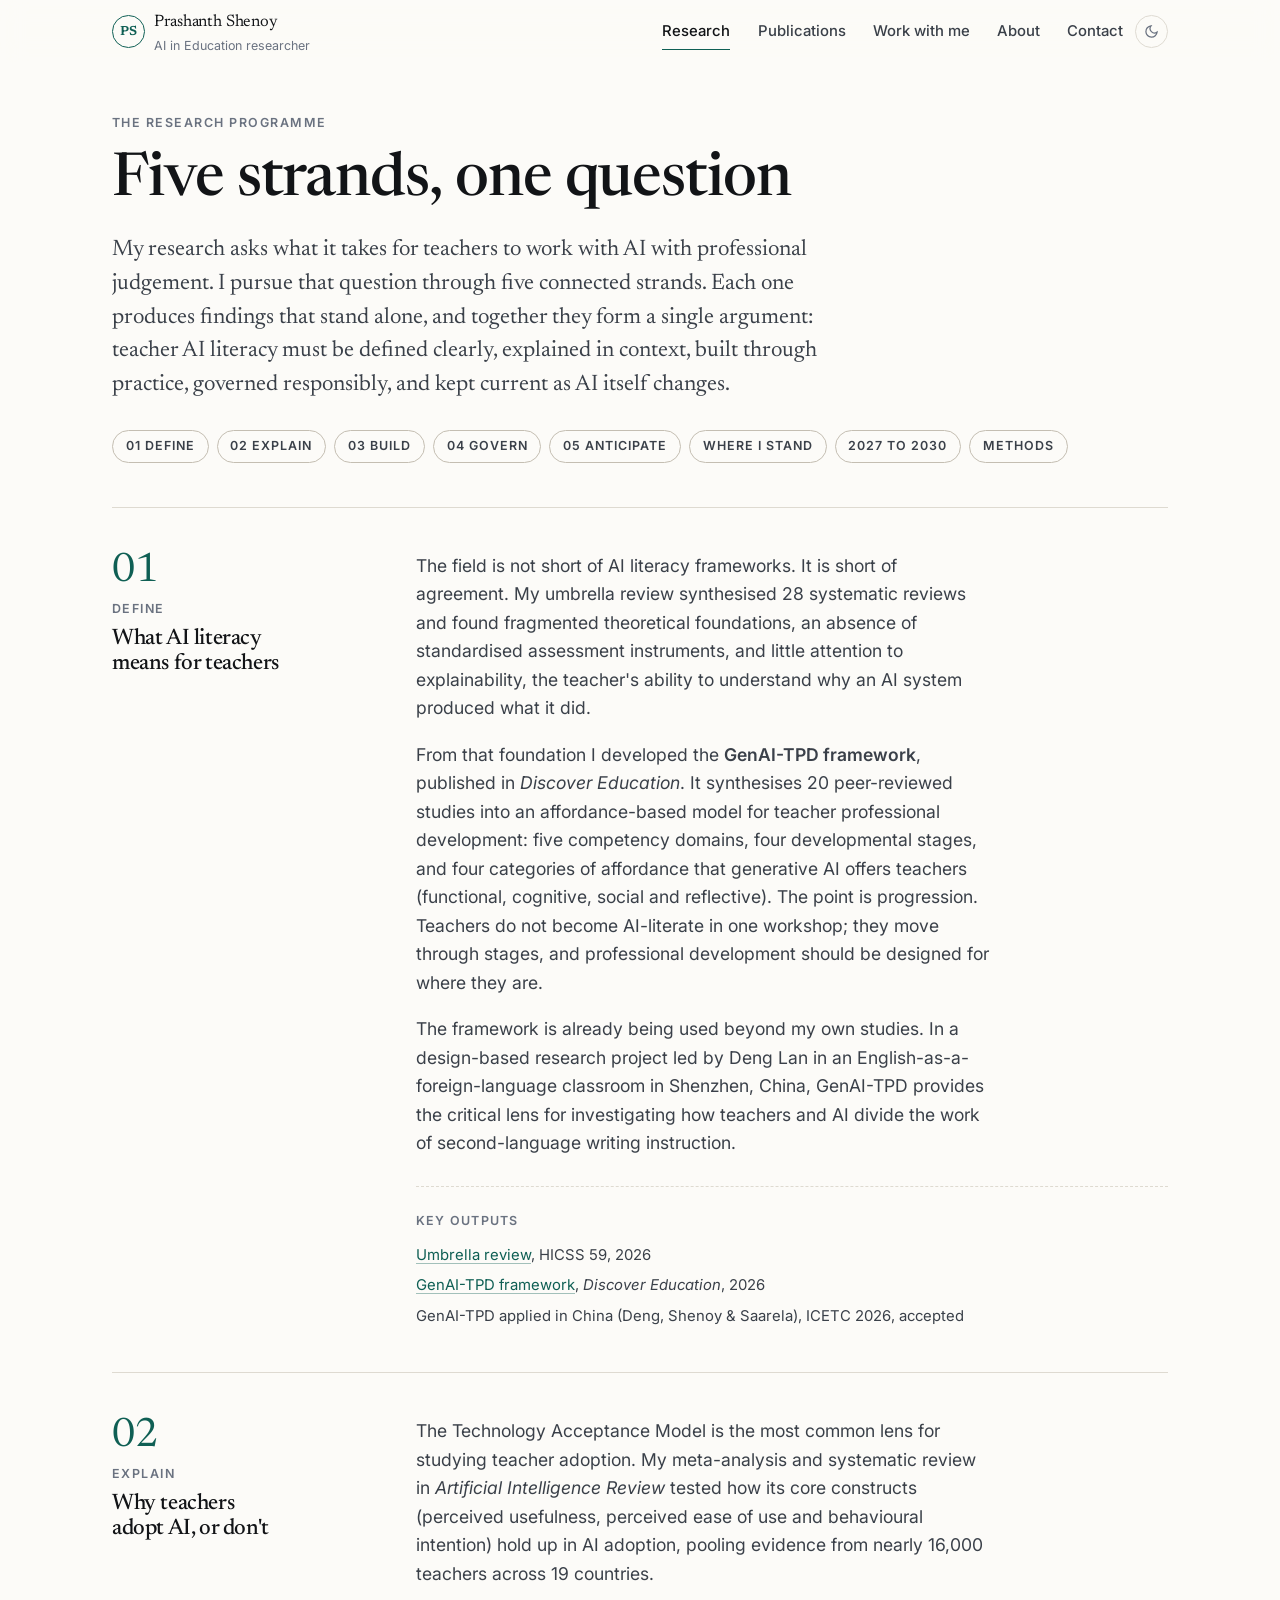
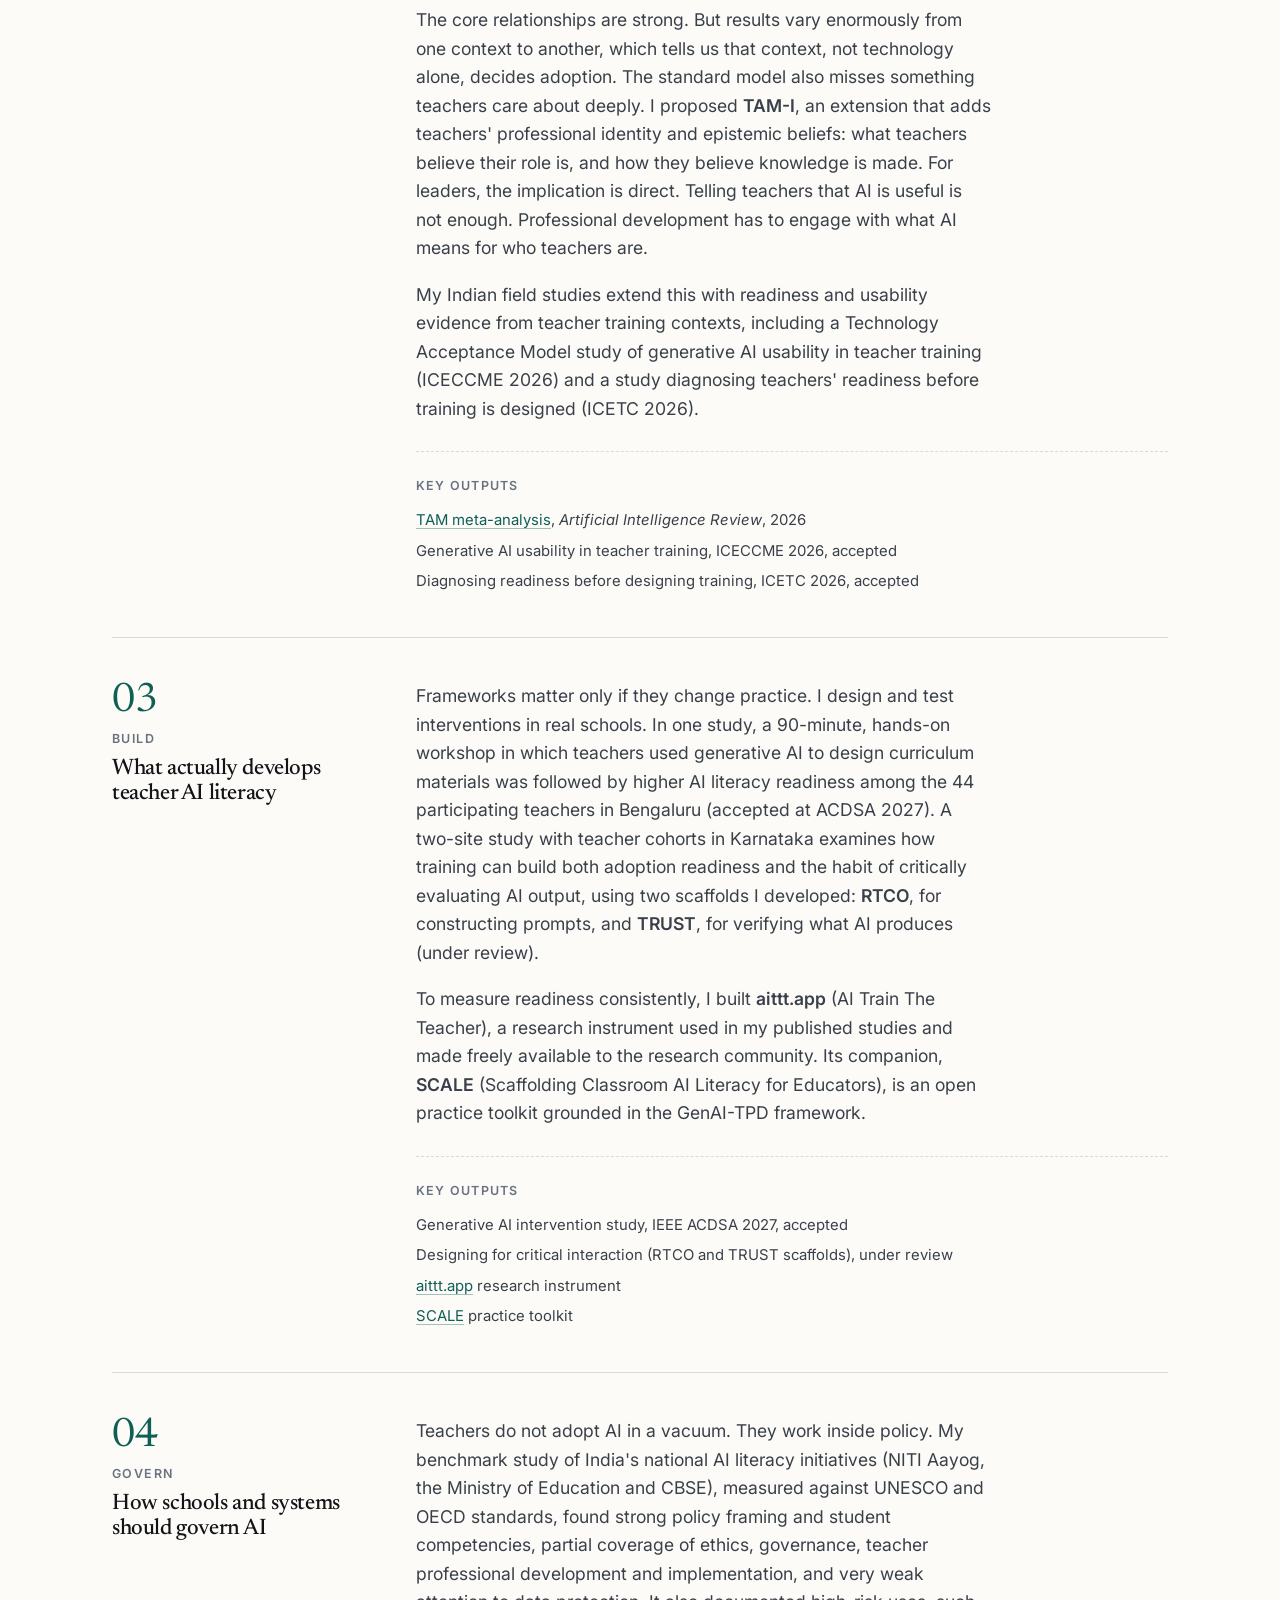
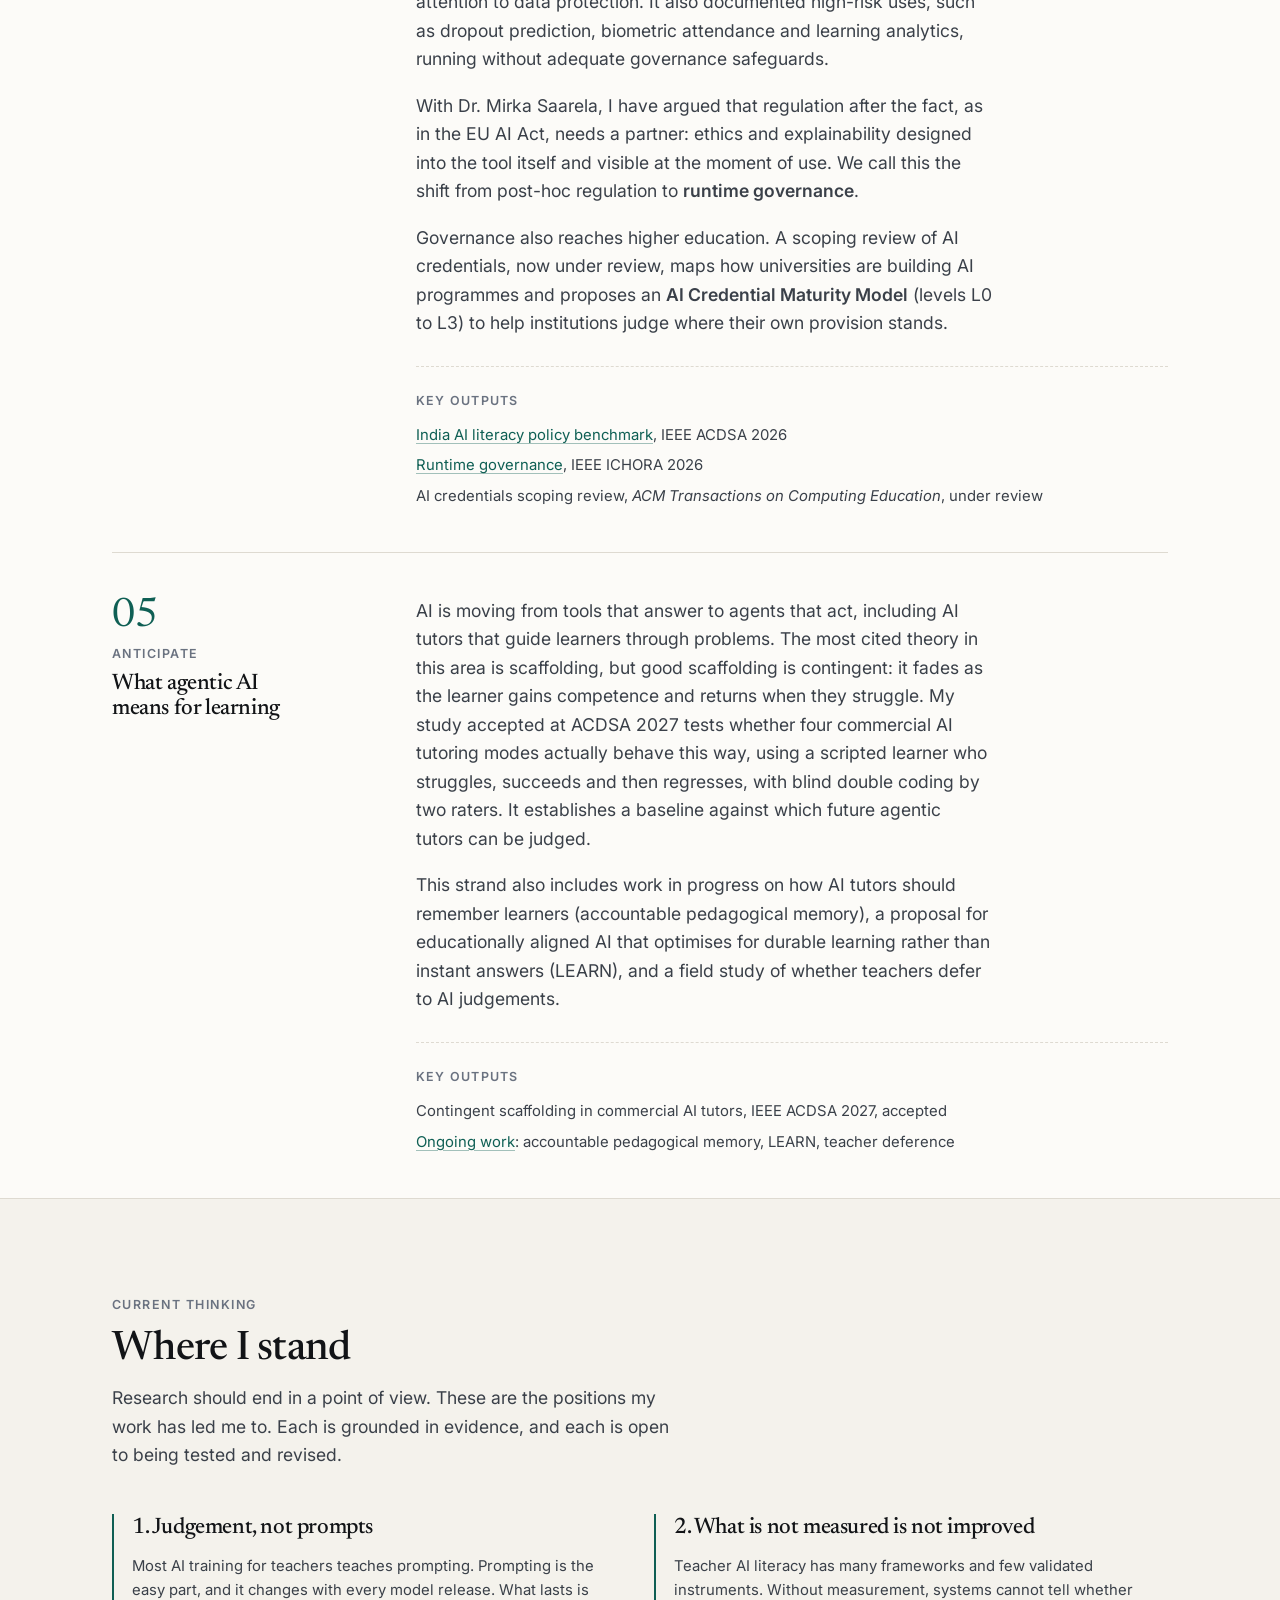
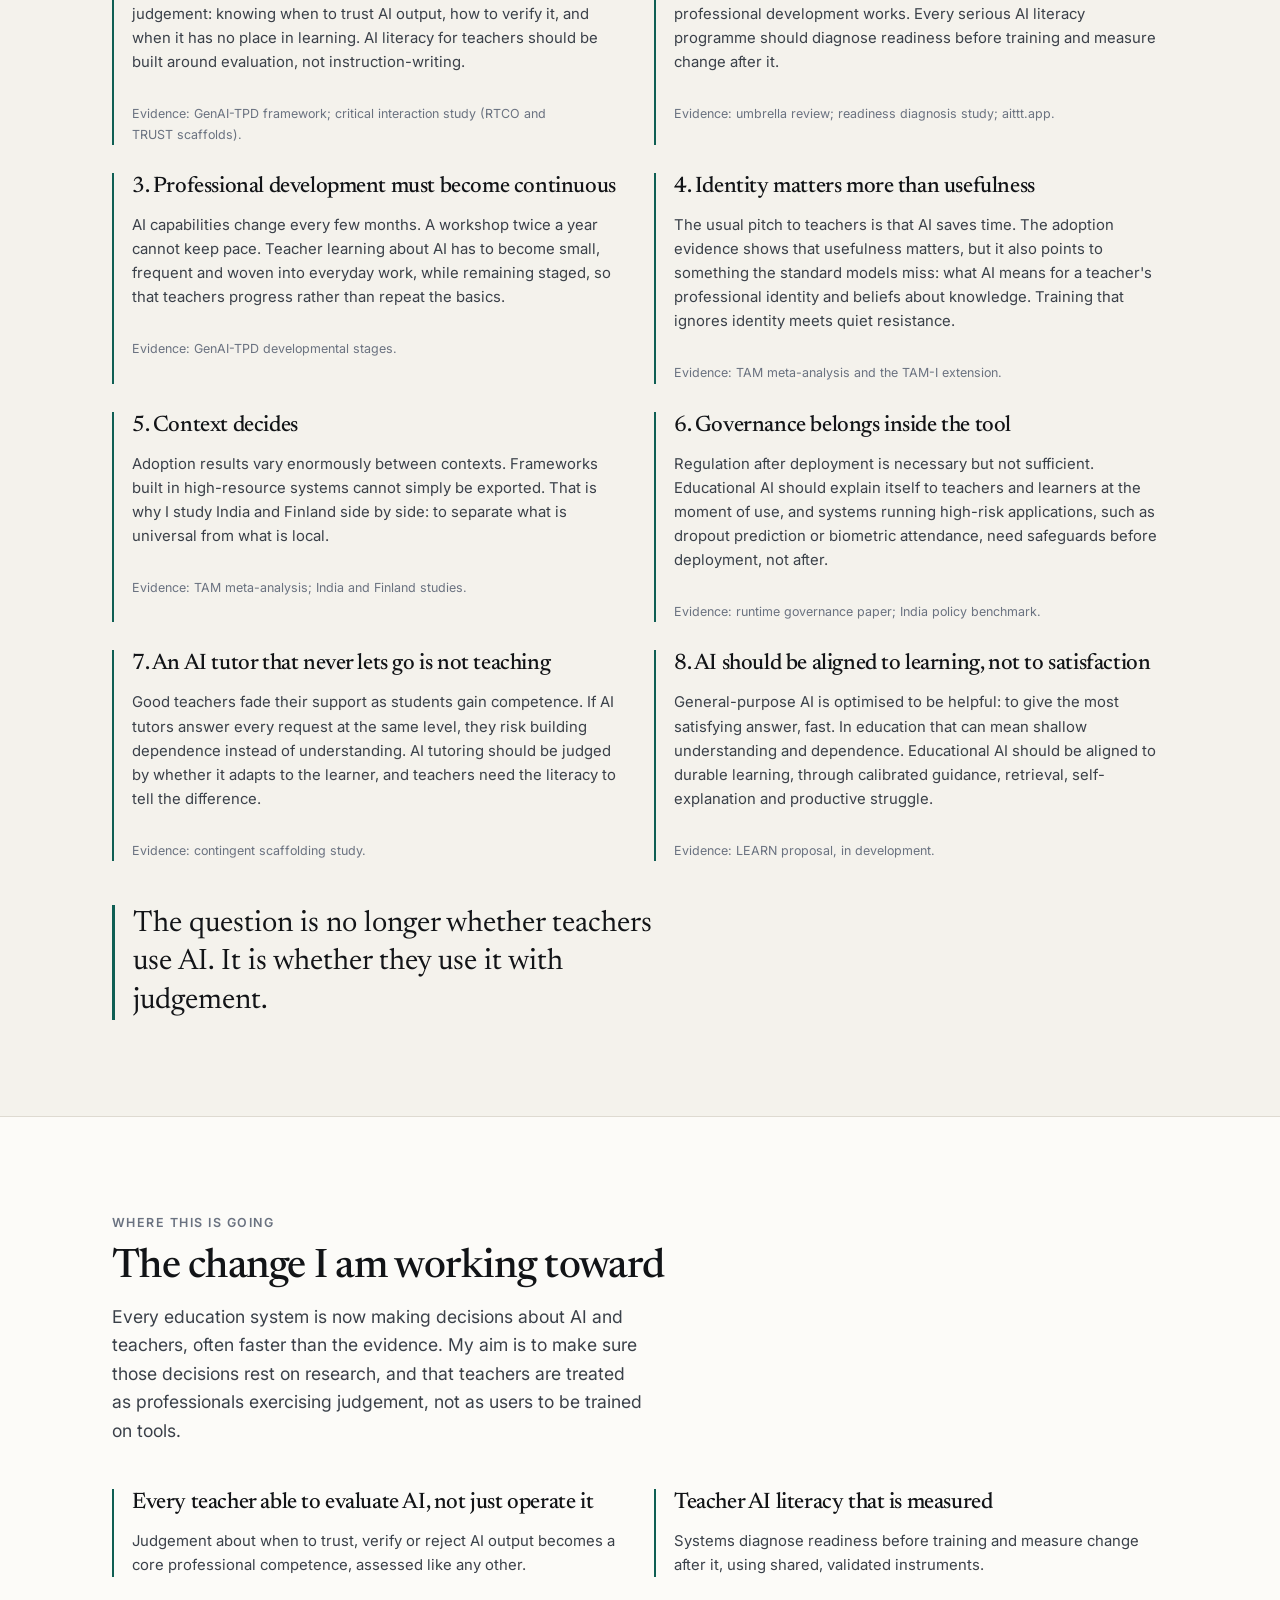
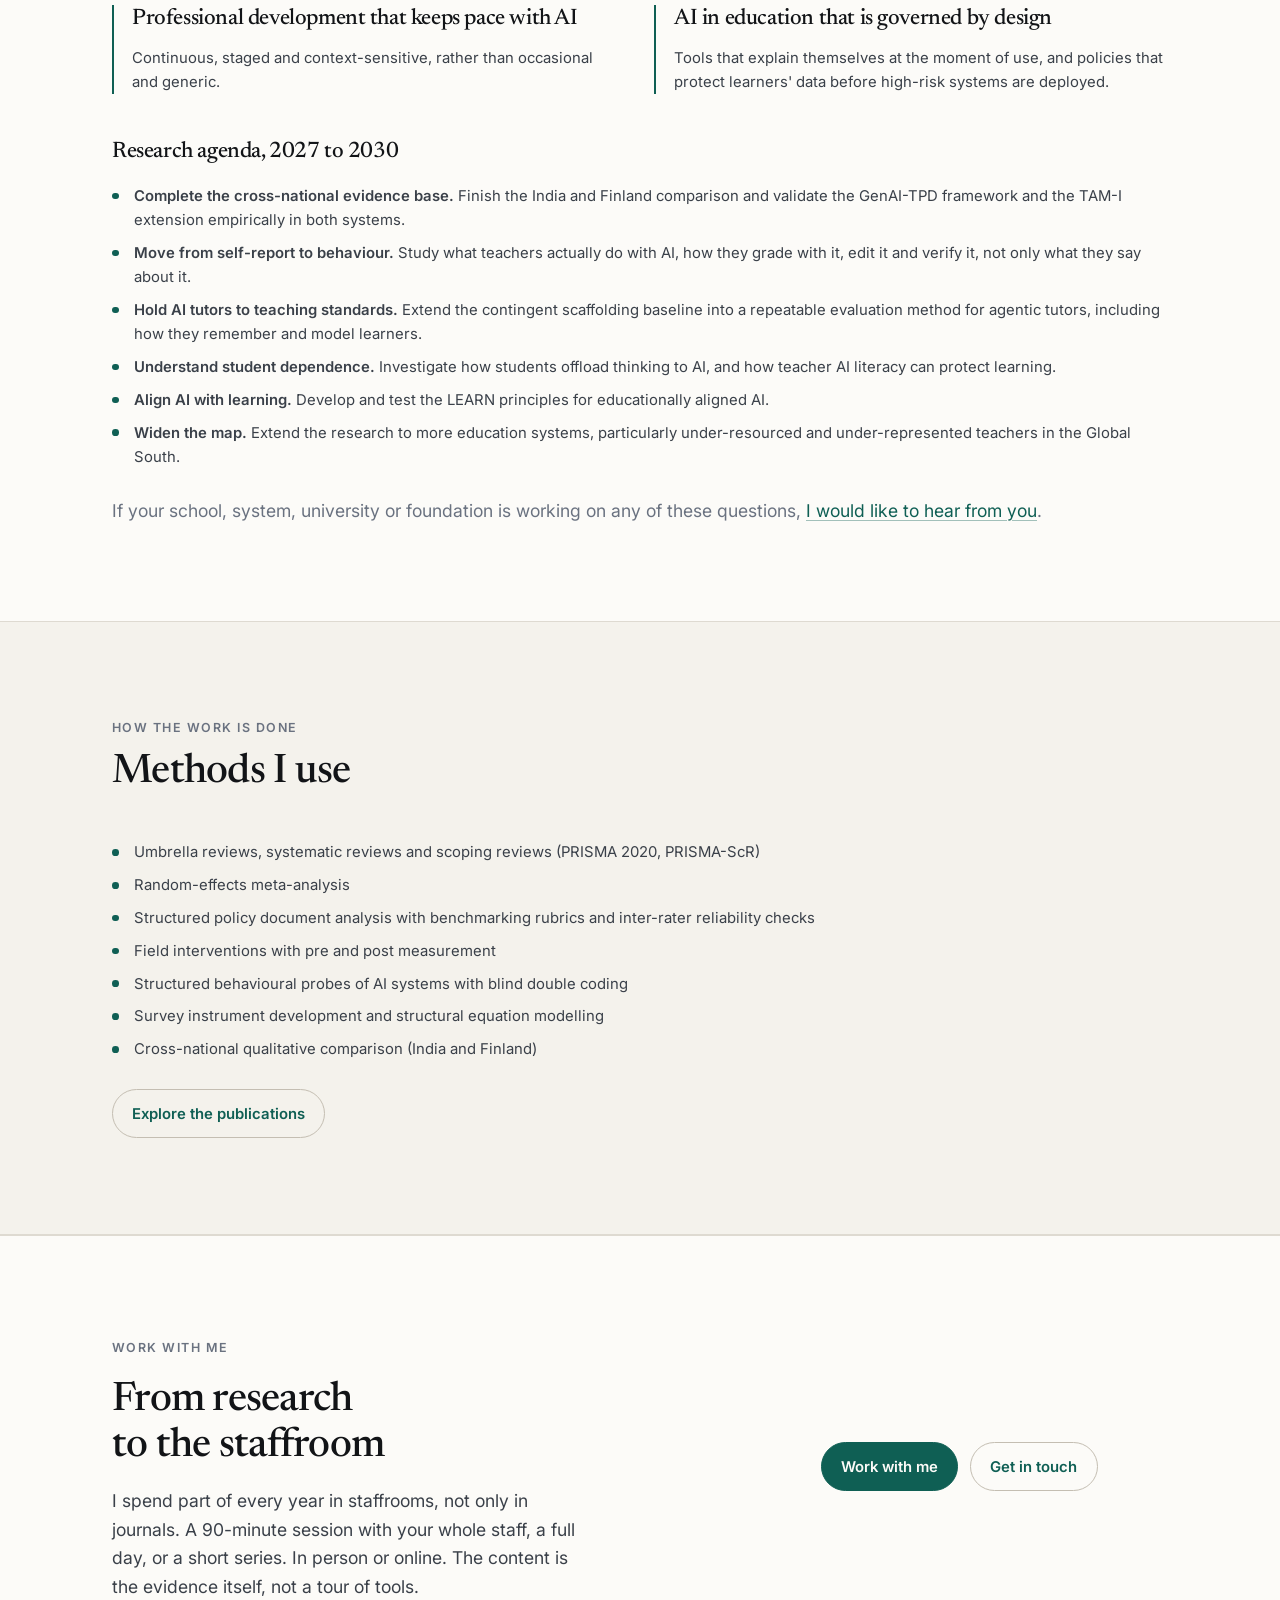
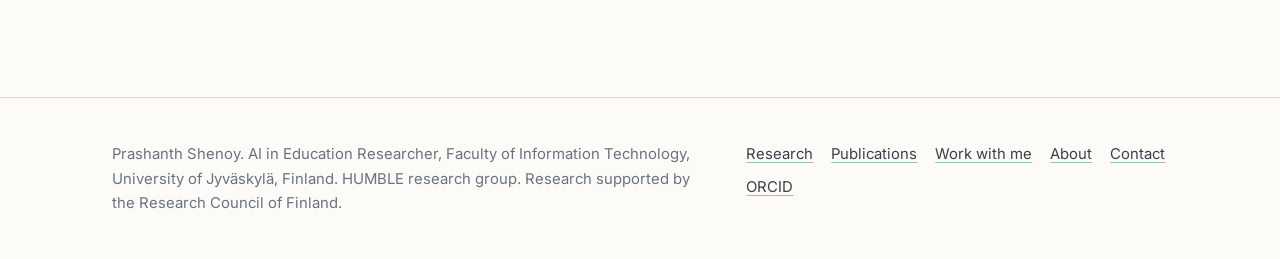
<file: research.html>
<!DOCTYPE html>
<html lang="en-GB">
<head>
<meta charset="utf-8">
<meta name="viewport" content="width=device-width, initial-scale=1">
<title>Research Programme: Teacher AI Literacy, Prashanth Shenoy</title>
<meta name="description" content="Five research strands: defining teacher AI literacy, explaining adoption, building interventions, governing AI in education, and agentic AI.">
<link rel="canonical" href="https://www.prashanthshenoy.com/research.html">

<meta property="og:type" content="website">
<meta property="og:url" content="https://www.prashanthshenoy.com/research.html">
<meta property="og:title" content="Five strands, one question: the research programme">
<meta property="og:description" content="What does it take for teachers to work with AI with professional judgement? Five connected strands, eight positions, and a research agenda to 2030.">
<meta property="og:image" content="https://www.prashanthshenoy.com/assets/img/og-card.jpg">
<meta name="twitter:card" content="summary_large_image">

<link rel="icon" href="data:image/svg+xml,%3Csvg xmlns='http://www.w3.org/2000/svg' viewBox='0 0 32 32'%3E%3Ccircle cx='16' cy='16' r='15' fill='none' stroke='%230F5F54' stroke-width='2'/%3E%3Ctext x='16' y='22' font-family='Georgia,serif' font-size='15' font-weight='600' fill='%230F5F54' text-anchor='middle'%3EPS%3C/text%3E%3C/svg%3E">

<link rel="preconnect" href="https://fonts.googleapis.com">
<link rel="preconnect" href="https://fonts.gstatic.com" crossorigin>
<link href="https://fonts.googleapis.com/css2?family=Newsreader:ital,opsz,wght@0,6..72,400;0,6..72,500;0,6..72,600;1,6..72,400&family=Inter:wght@400;500;600&display=swap" rel="stylesheet">
<link rel="stylesheet" href="assets/css/site.css">
</head>
<body>

<a class="skip-link" href="#main">Skip to content</a>

<header class="site-header">
  <div class="wrap site-header__inner">
    <a class="brand" href="index.html">
      <span class="monogram" aria-hidden="true">PS</span>
      <span>
        <span class="brand__name">Prashanth Shenoy</span>
        <span class="brand__role">AI in Education researcher</span>
      </span>
    </a>
    <div class="header-actions">
      <nav class="nav" aria-label="Primary">
        <a href="research.html">Research</a>
        <a href="publications.html">Publications</a>
        <a href="work-with-me.html">Work with me</a>
        <a href="about.html">About</a>
        <a href="contact.html">Contact</a>
      </nav>
      <details class="menu">
        <summary aria-label="Menu">
          <svg viewBox="0 0 24 24" width="16" height="16" fill="none" stroke="currentColor" stroke-width="2" stroke-linecap="round" aria-hidden="true"><path d="M3 6h18M3 12h18M3 18h18"/></svg>
        </summary>
        <div class="menu__panel">
          <a href="research.html">Research</a>
          <a href="publications.html">Publications</a>
          <a href="work-with-me.html">Work with me</a>
          <a href="about.html">About</a>
          <a href="contact.html">Contact</a>
        </div>
      </details>
      <button class="theme-toggle" type="button" aria-label="Switch theme">
        <svg viewBox="0 0 24 24" fill="none" stroke="currentColor" stroke-width="2" stroke-linecap="round" aria-hidden="true">
          <path d="M21 12.8A9 9 0 1 1 11.2 3a7 7 0 0 0 9.8 9.8z"/>
        </svg>
      </button>
    </div>
  </div>
</header>

<main id="main">

  <!-- ================= PAGE HERO ================= -->
  <section class="page-hero">
    <div class="wrap">
      <span class="eyebrow">The research programme</span>
      <h1>Five strands, one question</h1>
      <p class="lede">
        My research asks what it takes for teachers to work with AI with professional
        judgement. I pursue that question through five connected strands. Each one produces
        findings that stand alone, and together they form a single argument: teacher AI
        literacy must be defined clearly, explained in context, built through practice,
        governed responsibly, and kept current as AI itself changes.
      </p>
      <nav class="anchors" aria-label="Sections on this page">
        <a href="#define">01 Define</a>
        <a href="#explain">02 Explain</a>
        <a href="#build">03 Build</a>
        <a href="#govern">04 Govern</a>
        <a href="#anticipate">05 Anticipate</a>
        <a href="#positions">Where I stand</a>
        <a href="#agenda">2027 to 2030</a>
        <a href="#methods">Methods</a>
      </nav>
    </div>
  </section>

  <!-- ================= STRAND 1 ================= -->
  <div class="wrap">
    <section class="strand-block" id="define">
      <div class="strand-block__side">
        <span class="n num">01</span>
        <span class="eyebrow">Define</span>
        <h2>What AI literacy means for teachers</h2>
      </div>
      <div class="strand-block__body">
        <p>
          The field is not short of AI literacy frameworks. It is short of agreement. My
          umbrella review synthesised 28 systematic reviews and found fragmented theoretical
          foundations, an absence of standardised assessment instruments, and little attention
          to explainability, the teacher's ability to understand why an AI system produced
          what it did.
        </p>
        <p>
          From that foundation I developed the <strong>GenAI-TPD framework</strong>, published in
          <em>Discover Education</em>. It synthesises 20 peer-reviewed studies into an
          affordance-based model for teacher professional development: five competency domains,
          four developmental stages, and four categories of affordance that generative AI offers
          teachers (functional, cognitive, social and reflective). The point is progression.
          Teachers do not become AI-literate in one workshop; they move through stages, and
          professional development should be designed for where they are.
        </p>
        <p>
          The framework is already being used beyond my own studies. In a design-based research
          project led by Deng Lan in an English-as-a-foreign-language classroom in Shenzhen,
          China, GenAI-TPD provides the critical lens for investigating how teachers and AI
          divide the work of second-language writing instruction.
        </p>
        <div class="keyout">
          <span class="keyout__label">Key outputs</span>
          <ul>
            <li><a href="https://urn.fi/URN:NBN:fi:jyu-202601261572">Umbrella review</a>, HICSS 59, 2026</li>
            <li><a href="https://doi.org/10.1007/s44217-026-01579-7">GenAI-TPD framework</a>, <em>Discover Education</em>, 2026</li>
            <li>GenAI-TPD applied in China (Deng, Shenoy &amp; Saarela), ICETC 2026, accepted</li>
          </ul>
        </div>
      </div>
    </section>

    <!-- ================= STRAND 2 ================= -->
    <section class="strand-block" id="explain">
      <div class="strand-block__side">
        <span class="n num">02</span>
        <span class="eyebrow">Explain</span>
        <h2>Why teachers adopt AI, or don't</h2>
      </div>
      <div class="strand-block__body">
        <p>
          The Technology Acceptance Model is the most common lens for studying teacher adoption.
          My meta-analysis and systematic review in <em>Artificial Intelligence Review</em> tested
          how its core constructs (perceived usefulness, perceived ease of use and behavioural
          intention) hold up in AI adoption, pooling evidence from nearly 16,000 teachers across
          19 countries.
        </p>
        <p>
          The core relationships are strong. But results vary enormously from one context to
          another, which tells us that context, not technology alone, decides adoption. The
          standard model also misses something teachers care about deeply. I proposed
          <strong>TAM-I</strong>, an extension that adds teachers' professional identity and
          epistemic beliefs: what teachers believe their role is, and how they believe knowledge
          is made. For leaders, the implication is direct. Telling teachers that AI is useful is
          not enough. Professional development has to engage with what AI means for who teachers
          are.
        </p>
        <p>
          My Indian field studies extend this with readiness and usability evidence from teacher
          training contexts, including a Technology Acceptance Model study of generative AI
          usability in teacher training (ICECCME 2026) and a study diagnosing teachers' readiness
          before training is designed (ICETC 2026).
        </p>
        <div class="keyout">
          <span class="keyout__label">Key outputs</span>
          <ul>
            <li><a href="https://doi.org/10.1007/s10462-026-11736-x">TAM meta-analysis</a>, <em>Artificial Intelligence Review</em>, 2026</li>
            <li>Generative AI usability in teacher training, ICECCME 2026, accepted</li>
            <li>Diagnosing readiness before designing training, ICETC 2026, accepted</li>
          </ul>
        </div>
      </div>
    </section>

    <!-- ================= STRAND 3 ================= -->
    <section class="strand-block" id="build">
      <div class="strand-block__side">
        <span class="n num">03</span>
        <span class="eyebrow">Build</span>
        <h2>What actually develops teacher AI literacy</h2>
      </div>
      <div class="strand-block__body">
        <p>
          Frameworks matter only if they change practice. I design and test interventions in real
          schools. In one study, a 90-minute, hands-on workshop in which teachers used generative
          AI to design curriculum materials was followed by higher AI literacy readiness among the
          44 participating teachers in Bengaluru (accepted at ACDSA 2027). A two-site study with
          teacher cohorts in Karnataka examines how training can build both adoption readiness and
          the habit of critically evaluating AI output, using two scaffolds I developed:
          <strong>RTCO</strong>, for constructing prompts, and <strong>TRUST</strong>, for
          verifying what AI produces (under review).
        </p>
        <p>
          To measure readiness consistently, I built <strong>aittt.app</strong> (AI Train The
          Teacher), a research instrument used in my published studies and made freely available
          to the research community. Its companion, <strong>SCALE</strong> (Scaffolding Classroom
          AI Literacy for Educators), is an open practice toolkit grounded in the GenAI-TPD
          framework.
        </p>
        <div class="keyout">
          <span class="keyout__label">Key outputs</span>
          <ul>
            <li>Generative AI intervention study, IEEE ACDSA 2027, accepted</li>
            <li>Designing for critical interaction (RTCO and TRUST scaffolds), under review</li>
            <li><a href="https://aittt.app">aittt.app</a> research instrument</li>
            <li><a href="https://coursx.app">SCALE</a> practice toolkit</li>
          </ul>
        </div>
      </div>
    </section>

    <!-- ================= STRAND 4 ================= -->
    <section class="strand-block" id="govern">
      <div class="strand-block__side">
        <span class="n num">04</span>
        <span class="eyebrow">Govern</span>
        <h2>How schools and systems should govern AI</h2>
      </div>
      <div class="strand-block__body">
        <p>
          Teachers do not adopt AI in a vacuum. They work inside policy. My benchmark study of
          India's national AI literacy initiatives (NITI Aayog, the Ministry of Education and
          CBSE), measured against UNESCO and OECD standards, found strong policy framing and
          student competencies, partial coverage of ethics, governance, teacher professional
          development and implementation, and very weak attention to data protection. It also
          documented high-risk uses, such as dropout prediction, biometric attendance and
          learning analytics, running without adequate governance safeguards.
        </p>
        <p>
          With Dr. Mirka Saarela, I have argued that regulation after the fact, as in the EU AI
          Act, needs a partner: ethics and explainability designed into the tool itself and
          visible at the moment of use. We call this the shift from post-hoc regulation to
          <strong>runtime governance</strong>.
        </p>
        <p>
          Governance also reaches higher education. A scoping review of AI credentials, now under
          review, maps how universities are building AI programmes and proposes an
          <strong>AI Credential Maturity Model</strong> (levels L0 to L3) to help institutions
          judge where their own provision stands.
        </p>
        <div class="keyout">
          <span class="keyout__label">Key outputs</span>
          <ul>
            <li><a href="https://doi.org/10.1109/ACDSA67686.2026.11467788">India AI literacy policy benchmark</a>, IEEE ACDSA 2026</li>
            <li><a href="https://doi.org/10.1109/ICHORA69329.2026.11536988">Runtime governance</a>, IEEE ICHORA 2026</li>
            <li>AI credentials scoping review, <em>ACM Transactions on Computing Education</em>, under review</li>
          </ul>
        </div>
      </div>
    </section>

    <!-- ================= STRAND 5 ================= -->
    <section class="strand-block" id="anticipate">
      <div class="strand-block__side">
        <span class="n num">05</span>
        <span class="eyebrow">Anticipate</span>
        <h2>What agentic AI means for learning</h2>
      </div>
      <div class="strand-block__body">
        <p>
          AI is moving from tools that answer to agents that act, including AI tutors that guide
          learners through problems. The most cited theory in this area is scaffolding, but good
          scaffolding is contingent: it fades as the learner gains competence and returns when
          they struggle. My study accepted at ACDSA 2027 tests whether four commercial AI
          tutoring modes actually behave this way, using a scripted learner who struggles,
          succeeds and then regresses, with blind double coding by two raters. It establishes a
          baseline against which future agentic tutors can be judged.
        </p>
        <p>
          This strand also includes work in progress on how AI tutors should remember learners
          (accountable pedagogical memory), a proposal for educationally aligned AI that optimises
          for durable learning rather than instant answers (LEARN), and a field study of whether
          teachers defer to AI judgements.
        </p>
        <div class="keyout">
          <span class="keyout__label">Key outputs</span>
          <ul>
            <li>Contingent scaffolding in commercial AI tutors, IEEE ACDSA 2027, accepted</li>
            <li><a href="publications.html#ongoing">Ongoing work</a>: accountable pedagogical memory, LEARN, teacher deference</li>
          </ul>
        </div>
      </div>
    </section>
  </div>

  <!-- ================= POSITIONS ================= -->
  <section class="tint" id="positions">
    <div class="wrap">
      <div class="section-head">
        <span class="eyebrow">Current thinking</span>
        <h2>Where I stand</h2>
        <p>
          Research should end in a point of view. These are the positions my work has led me to.
          Each is grounded in evidence, and each is open to being tested and revised.
        </p>
      </div>

      <div class="positions">
        <div class="position">
          <h3>1. Judgement, not prompts</h3>
          <p>
            Most AI training for teachers teaches prompting. Prompting is the easy part, and it
            changes with every model release. What lasts is judgement: knowing when to trust AI
            output, how to verify it, and when it has no place in learning. AI literacy for
            teachers should be built around evaluation, not instruction-writing.
          </p>
          <p class="ev">Evidence: GenAI-TPD framework; critical interaction study (RTCO and TRUST scaffolds).</p>
        </div>

        <div class="position">
          <h3>2. What is not measured is not improved</h3>
          <p>
            Teacher AI literacy has many frameworks and few validated instruments. Without
            measurement, systems cannot tell whether professional development works. Every serious
            AI literacy programme should diagnose readiness before training and measure change
            after it.
          </p>
          <p class="ev">Evidence: umbrella review; readiness diagnosis study; aittt.app.</p>
        </div>

        <div class="position">
          <h3>3. Professional development must become continuous</h3>
          <p>
            AI capabilities change every few months. A workshop twice a year cannot keep pace.
            Teacher learning about AI has to become small, frequent and woven into everyday work,
            while remaining staged, so that teachers progress rather than repeat the basics.
          </p>
          <p class="ev">Evidence: GenAI-TPD developmental stages.</p>
        </div>

        <div class="position">
          <h3>4. Identity matters more than usefulness</h3>
          <p>
            The usual pitch to teachers is that AI saves time. The adoption evidence shows that
            usefulness matters, but it also points to something the standard models miss: what AI
            means for a teacher's professional identity and beliefs about knowledge. Training that
            ignores identity meets quiet resistance.
          </p>
          <p class="ev">Evidence: TAM meta-analysis and the TAM-I extension.</p>
        </div>

        <div class="position">
          <h3>5. Context decides</h3>
          <p>
            Adoption results vary enormously between contexts. Frameworks built in high-resource
            systems cannot simply be exported. That is why I study India and Finland side by side:
            to separate what is universal from what is local.
          </p>
          <p class="ev">Evidence: TAM meta-analysis; India and Finland studies.</p>
        </div>

        <div class="position">
          <h3>6. Governance belongs inside the tool</h3>
          <p>
            Regulation after deployment is necessary but not sufficient. Educational AI should
            explain itself to teachers and learners at the moment of use, and systems running
            high-risk applications, such as dropout prediction or biometric attendance, need
            safeguards before deployment, not after.
          </p>
          <p class="ev">Evidence: runtime governance paper; India policy benchmark.</p>
        </div>

        <div class="position">
          <h3>7. An AI tutor that never lets go is not teaching</h3>
          <p>
            Good teachers fade their support as students gain competence. If AI tutors answer every
            request at the same level, they risk building dependence instead of understanding. AI
            tutoring should be judged by whether it adapts to the learner, and teachers need the
            literacy to tell the difference.
          </p>
          <p class="ev">Evidence: contingent scaffolding study.</p>
        </div>

        <div class="position">
          <h3>8. AI should be aligned to learning, not to satisfaction</h3>
          <p>
            General-purpose AI is optimised to be helpful: to give the most satisfying answer,
            fast. In education that can mean shallow understanding and dependence. Educational AI
            should be aligned to durable learning, through calibrated guidance, retrieval,
            self-explanation and productive struggle.
          </p>
          <p class="ev">Evidence: LEARN proposal, in development.</p>
        </div>
      </div>

      <blockquote class="pullquote mt-5">
        The question is no longer whether teachers use AI. It is whether they use it with judgement.
      </blockquote>
    </div>
  </section>

  <!-- ================= AGENDA ================= -->
  <section id="agenda">
    <div class="wrap">
      <div class="section-head">
        <span class="eyebrow">Where this is going</span>
        <h2>The change I am working toward</h2>
        <p>
          Every education system is now making decisions about AI and teachers, often faster than
          the evidence. My aim is to make sure those decisions rest on research, and that teachers
          are treated as professionals exercising judgement, not as users to be trained on tools.
        </p>
      </div>

      <div class="positions">
        <div class="position">
          <h3>Every teacher able to evaluate AI, not just operate it</h3>
          <p>Judgement about when to trust, verify or reject AI output becomes a core professional competence, assessed like any other.</p>
        </div>
        <div class="position">
          <h3>Teacher AI literacy that is measured</h3>
          <p>Systems diagnose readiness before training and measure change after it, using shared, validated instruments.</p>
        </div>
        <div class="position">
          <h3>Professional development that keeps pace with AI</h3>
          <p>Continuous, staged and context-sensitive, rather than occasional and generic.</p>
        </div>
        <div class="position">
          <h3>AI in education that is governed by design</h3>
          <p>Tools that explain themselves at the moment of use, and policies that protect learners' data before high-risk systems are deployed.</p>
        </div>
      </div>

      <h3 class="mt-5">Research agenda, 2027 to 2030</h3>
      <ul class="ticks mt-3">
        <li><strong>Complete the cross-national evidence base.</strong> Finish the India and Finland comparison and validate the GenAI-TPD framework and the TAM-I extension empirically in both systems.</li>
        <li><strong>Move from self-report to behaviour.</strong> Study what teachers actually do with AI, how they grade with it, edit it and verify it, not only what they say about it.</li>
        <li><strong>Hold AI tutors to teaching standards.</strong> Extend the contingent scaffolding baseline into a repeatable evaluation method for agentic tutors, including how they remember and model learners.</li>
        <li><strong>Understand student dependence.</strong> Investigate how students offload thinking to AI, and how teacher AI literacy can protect learning.</li>
        <li><strong>Align AI with learning.</strong> Develop and test the LEARN principles for educationally aligned AI.</li>
        <li><strong>Widen the map.</strong> Extend the research to more education systems, particularly under-resourced and under-represented teachers in the Global South.</li>
      </ul>

      <p class="mt-4 muted">
        If your school, system, university or foundation is working on any of these questions,
        <a href="work-with-me.html#partner">I would like to hear from you</a>.
      </p>
    </div>
  </section>

  <!-- ================= METHODS ================= -->
  <section class="tint" id="methods">
    <div class="wrap">
      <div class="section-head">
        <span class="eyebrow">How the work is done</span>
        <h2>Methods I use</h2>
      </div>
      <ul class="ticks">
        <li>Umbrella reviews, systematic reviews and scoping reviews (PRISMA 2020, PRISMA-ScR)</li>
        <li>Random-effects meta-analysis</li>
        <li>Structured policy document analysis with benchmarking rubrics and inter-rater reliability checks</li>
        <li>Field interventions with pre and post measurement</li>
        <li>Structured behavioural probes of AI systems with blind double coding</li>
        <li>Survey instrument development and structural equation modelling</li>
        <li>Cross-national qualitative comparison (India and Finland)</li>
      </ul>
      <div class="cta-row">
        <a class="btn btn--ghost" href="publications.html">Explore the publications</a>
      </div>
    </div>
  </section>

  <!-- ================= CTA ================= -->
  <section class="cta-band rule-top">
    <div class="wrap">
      <div class="cta-band__grid">
        <div>
          <span class="eyebrow">Work with me</span>
          <h2 class="mt-3">From research to the staffroom</h2>
          <p class="mt-3">
            I spend part of every year in staffrooms, not only in journals. A 90-minute session
            with your whole staff, a full day, or a short series. In person or online. The
            content is the evidence itself, not a tour of tools.
          </p>
        </div>
        <div class="cta-row" style="margin-top:0">
          <a class="btn" href="work-with-me.html">Work with me</a>
          <a class="btn btn--ghost" href="contact.html">Get in touch</a>
        </div>
      </div>
    </div>
  </section>

</main>

<footer class="site-footer">
  <div class="wrap site-footer__grid">
    <p>
      Prashanth Shenoy. AI in Education Researcher, Faculty of
      Information Technology, University of Jyväskylä, Finland. HUMBLE research group.
      Research supported by the Research Council of Finland.
    </p>
    <div class="site-footer__links">
      <a href="research.html">Research</a>
      <a href="publications.html">Publications</a>
      <a href="work-with-me.html">Work with me</a>
      <a href="about.html">About</a>
      <a href="contact.html">Contact</a>
      <a href="https://orcid.org/0009-0000-4653-6191">ORCID</a>
    </div>
  </div>
</footer>

<script src="assets/js/site.js" defer></script>
</body>
</html>
</file>
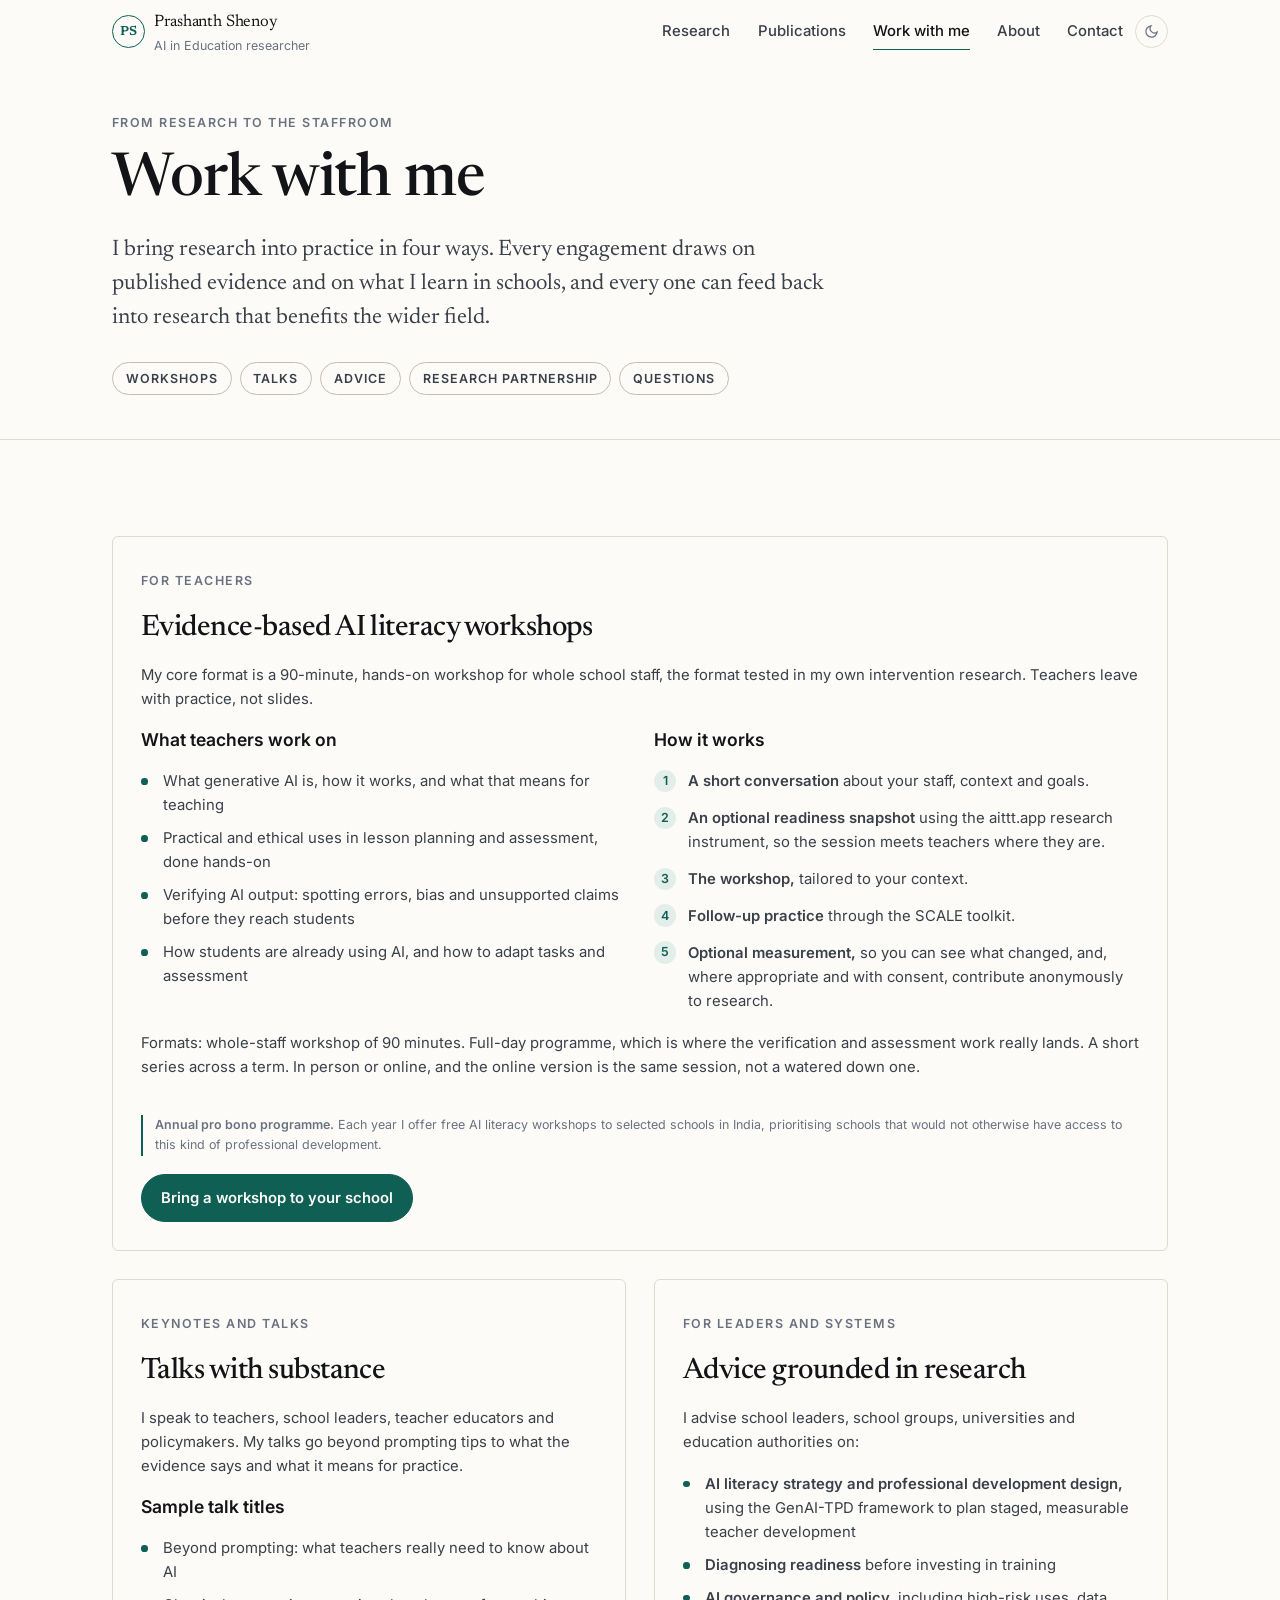
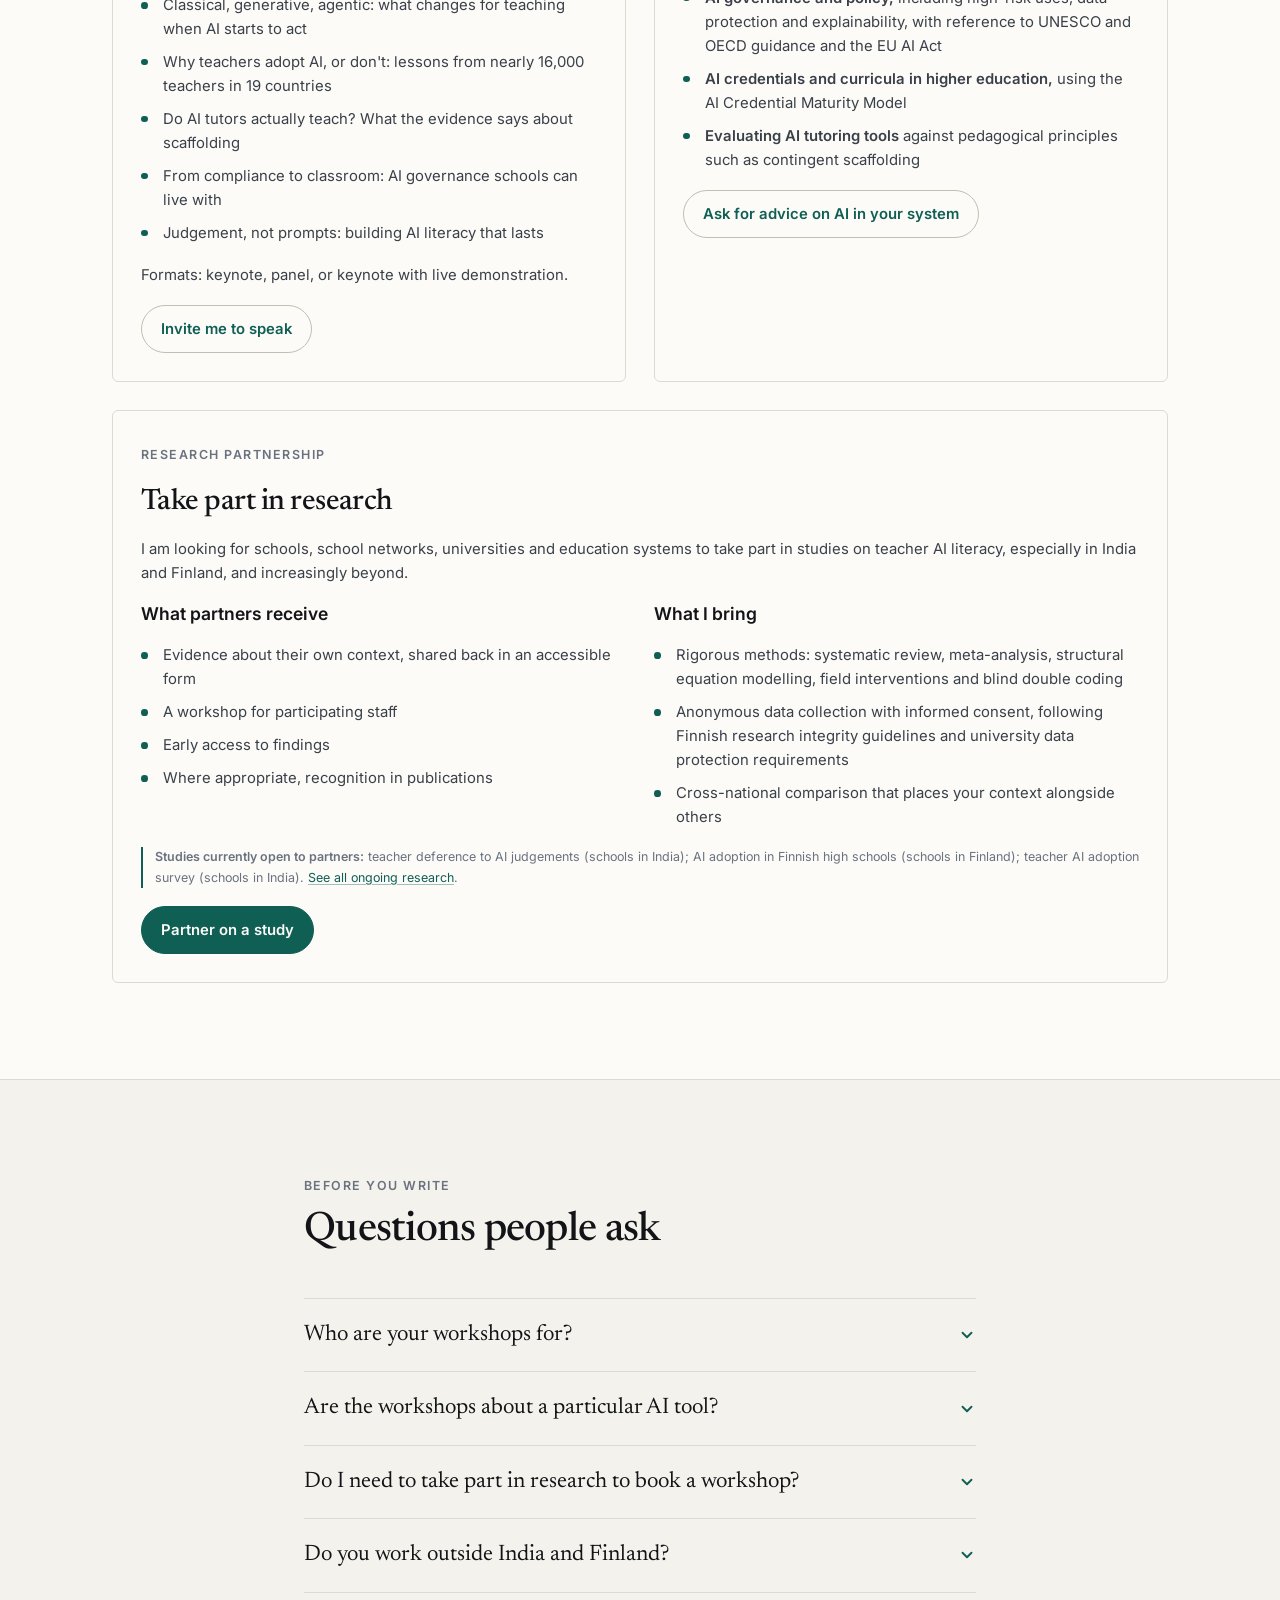
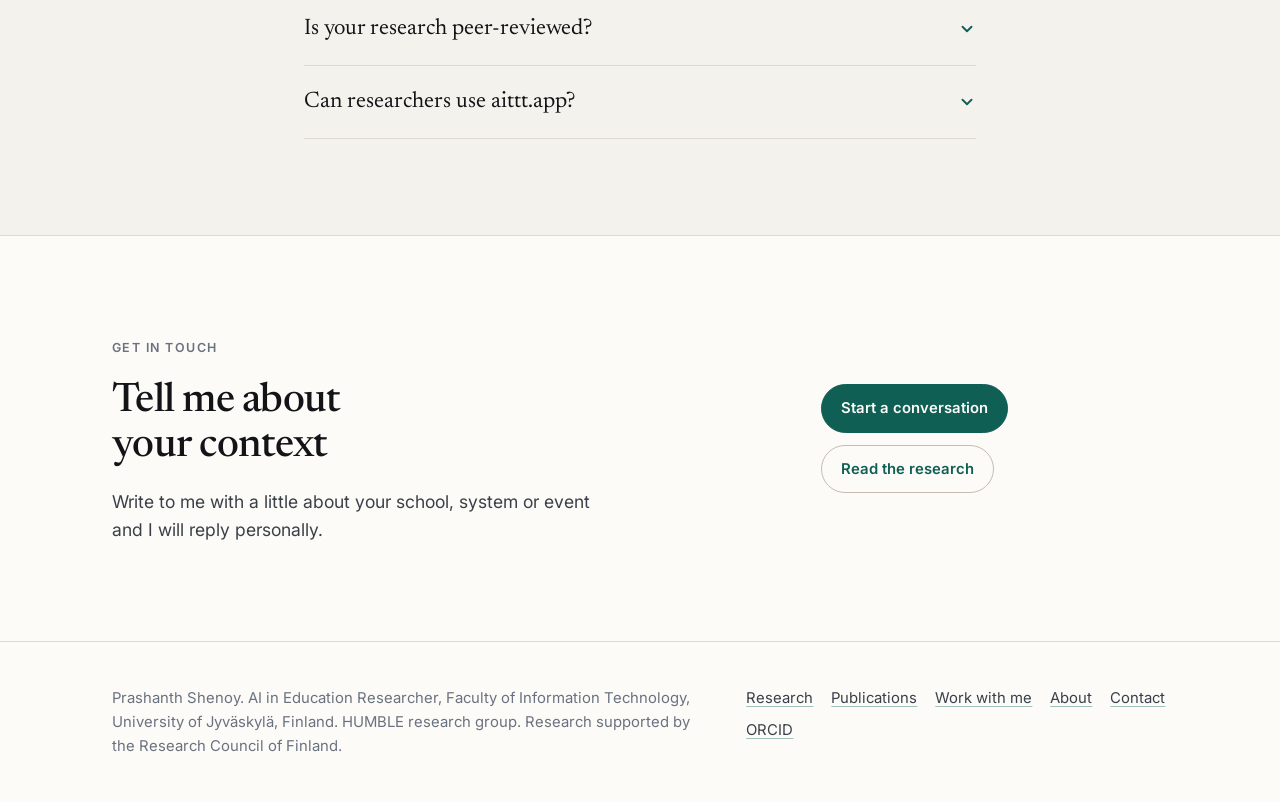
<file: work-with-me.html>
<!DOCTYPE html>
<html lang="en-GB">
<head>
<meta charset="utf-8">
<meta name="viewport" content="width=device-width, initial-scale=1">
<title>Teacher AI Literacy Workshops, Talks and Advice</title>
<meta name="description" content="Evidence-based AI literacy workshops for teachers, keynotes, advice for leaders and systems, and research partnerships.">
<link rel="canonical" href="https://www.prashanthshenoy.com/work-with-me.html">

<meta property="og:type" content="website">
<meta property="og:url" content="https://www.prashanthshenoy.com/work-with-me.html">
<meta property="og:title" content="Work with me: workshops, talks, advice, research partnership">
<meta property="og:description" content="A 90-minute hands-on workshop format tested in published intervention research, keynotes with substance, advice for leaders, and open studies for partner schools.">
<meta property="og:image" content="https://www.prashanthshenoy.com/assets/img/og-card.jpg">
<meta name="twitter:card" content="summary_large_image">

<link rel="icon" href="data:image/svg+xml,%3Csvg xmlns='http://www.w3.org/2000/svg' viewBox='0 0 32 32'%3E%3Ccircle cx='16' cy='16' r='15' fill='none' stroke='%230F5F54' stroke-width='2'/%3E%3Ctext x='16' y='22' font-family='Georgia,serif' font-size='15' font-weight='600' fill='%230F5F54' text-anchor='middle'%3EPS%3C/text%3E%3C/svg%3E">

<link rel="preconnect" href="https://fonts.googleapis.com">
<link rel="preconnect" href="https://fonts.gstatic.com" crossorigin>
<link href="https://fonts.googleapis.com/css2?family=Newsreader:ital,opsz,wght@0,6..72,400;0,6..72,500;0,6..72,600;1,6..72,400&family=Inter:wght@400;500;600&display=swap" rel="stylesheet">
<link rel="stylesheet" href="assets/css/site.css">
</head>
<body>

<a class="skip-link" href="#main">Skip to content</a>

<header class="site-header">
  <div class="wrap site-header__inner">
    <a class="brand" href="index.html">
      <span class="monogram" aria-hidden="true">PS</span>
      <span>
        <span class="brand__name">Prashanth Shenoy</span>
        <span class="brand__role">AI in Education researcher</span>
      </span>
    </a>
    <div class="header-actions">
      <nav class="nav" aria-label="Primary">
        <a href="research.html">Research</a>
        <a href="publications.html">Publications</a>
        <a href="work-with-me.html">Work with me</a>
        <a href="about.html">About</a>
        <a href="contact.html">Contact</a>
      </nav>
      <details class="menu">
        <summary aria-label="Menu">
          <svg viewBox="0 0 24 24" width="16" height="16" fill="none" stroke="currentColor" stroke-width="2" stroke-linecap="round" aria-hidden="true"><path d="M3 6h18M3 12h18M3 18h18"/></svg>
        </summary>
        <div class="menu__panel">
          <a href="research.html">Research</a>
          <a href="publications.html">Publications</a>
          <a href="work-with-me.html">Work with me</a>
          <a href="about.html">About</a>
          <a href="contact.html">Contact</a>
        </div>
      </details>
      <button class="theme-toggle" type="button" aria-label="Switch theme">
        <svg viewBox="0 0 24 24" fill="none" stroke="currentColor" stroke-width="2" stroke-linecap="round" aria-hidden="true">
          <path d="M21 12.8A9 9 0 1 1 11.2 3a7 7 0 0 0 9.8 9.8z"/>
        </svg>
      </button>
    </div>
  </div>
</header>

<main id="main">

  <!-- ================= PAGE HERO ================= -->
  <section class="page-hero">
    <div class="wrap">
      <span class="eyebrow">From research to the staffroom</span>
      <h1>Work with me</h1>
      <p class="lede">
        I bring research into practice in four ways. Every engagement draws on published evidence
        and on what I learn in schools, and every one can feed back into research that benefits
        the wider field.
      </p>
      <nav class="anchors" aria-label="Sections on this page">
        <a href="#workshops">Workshops</a>
        <a href="#talks">Talks</a>
        <a href="#advice">Advice</a>
        <a href="#partner">Research partnership</a>
        <a href="#faq">Questions</a>
      </nav>
    </div>
  </section>

  <section class="rule-top">
    <div class="wrap">
      <div class="offers">

        <!-- ============ WORKSHOPS ============ -->
        <article class="offer offer--wide" id="workshops">
          <div>
            <span class="eyebrow">For teachers</span>
            <h2 class="mt-3">Evidence-based AI literacy workshops</h2>
          </div>
          <p>
            My core format is a 90-minute, hands-on workshop for whole school staff, the format
            tested in my own intervention research. Teachers leave with practice, not slides.
          </p>

          <div class="offers" style="gap:var(--sp-4)">
            <div>
              <h3>What teachers work on</h3>
              <ul class="ticks mt-3">
                <li>What generative AI is, how it works, and what that means for teaching</li>
                <li>Practical and ethical uses in lesson planning and assessment, done hands-on</li>
                <li>Verifying AI output: spotting errors, bias and unsupported claims before they reach students</li>
                <li>How students are already using AI, and how to adapt tasks and assessment</li>
              </ul>
            </div>
            <div>
              <h3>How it works</h3>
              <ol class="steps mt-3">
                <li><strong>A short conversation</strong> about your staff, context and goals.</li>
                <li><strong>An optional readiness snapshot</strong> using the aittt.app research instrument, so the session meets teachers where they are.</li>
                <li><strong>The workshop,</strong> tailored to your context.</li>
                <li><strong>Follow-up practice</strong> through the SCALE toolkit.</li>
                <li><strong>Optional measurement,</strong> so you can see what changed, and, where appropriate and with consent, contribute anonymously to research.</li>
              </ol>
            </div>
          </div>

          <p class="pub__cite">
            Formats: whole-staff workshop of 90 minutes. Full-day programme, which is where the
            verification and assessment work really lands. A short series across a term. In person
            or online, and the online version is the same session, not a watered down one.
          </p>
          <p class="note">
            <strong>Annual pro bono programme.</strong> Each year I offer free AI literacy
            workshops to selected schools in India, prioritising schools that would not otherwise
            have access to this kind of professional development.
          </p>
          <div class="cta-row" style="margin-top:0">
            <a class="btn" href="contact.html">Bring a workshop to your school</a>
          </div>
        </article>

        <!-- ============ TALKS ============ -->
        <article class="offer" id="talks">
          <div>
            <span class="eyebrow">Keynotes and talks</span>
            <h2 class="mt-3">Talks with substance</h2>
          </div>
          <p>
            I speak to teachers, school leaders, teacher educators and policymakers. My talks go
            beyond prompting tips to what the evidence says and what it means for practice.
          </p>
          <div>
            <h3>Sample talk titles</h3>
            <ul class="ticks mt-3">
              <li>Beyond prompting: what teachers really need to know about AI</li>
              <li>Classical, generative, agentic: what changes for teaching when AI starts to act</li>
              <li>Why teachers adopt AI, or don't: lessons from nearly 16,000 teachers in 19 countries</li>
              <li>Do AI tutors actually teach? What the evidence says about scaffolding</li>
              <li>From compliance to classroom: AI governance schools can live with</li>
              <li>Judgement, not prompts: building AI literacy that lasts</li>
            </ul>
          </div>
          <p class="pub__cite">Formats: keynote, panel, or keynote with live demonstration.</p>
          <div class="cta-row" style="margin-top:0">
            <a class="btn btn--ghost" href="contact.html">Invite me to speak</a>
          </div>
        </article>

        <!-- ============ ADVICE ============ -->
        <article class="offer" id="advice">
          <div>
            <span class="eyebrow">For leaders and systems</span>
            <h2 class="mt-3">Advice grounded in research</h2>
          </div>
          <p>
            I advise school leaders, school groups, universities and education authorities on:
          </p>
          <ul class="ticks">
            <li><strong>AI literacy strategy and professional development design,</strong> using the GenAI-TPD framework to plan staged, measurable teacher development</li>
            <li><strong>Diagnosing readiness</strong> before investing in training</li>
            <li><strong>AI governance and policy,</strong> including high-risk uses, data protection and explainability, with reference to UNESCO and OECD guidance and the EU AI Act</li>
            <li><strong>AI credentials and curricula in higher education,</strong> using the AI Credential Maturity Model</li>
            <li><strong>Evaluating AI tutoring tools</strong> against pedagogical principles such as contingent scaffolding</li>
          </ul>
          <div class="cta-row" style="margin-top:0">
            <a class="btn btn--ghost" href="contact.html">Ask for advice on AI in your system</a>
          </div>
        </article>

        <!-- ============ PARTNER ============ -->
        <article class="offer offer--wide" id="partner">
          <div>
            <span class="eyebrow">Research partnership</span>
            <h2 class="mt-3">Take part in research</h2>
          </div>
          <p>
            I am looking for schools, school networks, universities and education systems to take
            part in studies on teacher AI literacy, especially in India and Finland, and
            increasingly beyond.
          </p>

          <div class="offers" style="gap:var(--sp-4)">
            <div>
              <h3>What partners receive</h3>
              <ul class="ticks mt-3">
                <li>Evidence about their own context, shared back in an accessible form</li>
                <li>A workshop for participating staff</li>
                <li>Early access to findings</li>
                <li>Where appropriate, recognition in publications</li>
              </ul>
            </div>
            <div>
              <h3>What I bring</h3>
              <ul class="ticks mt-3">
                <li>Rigorous methods: systematic review, meta-analysis, structural equation modelling, field interventions and blind double coding</li>
                <li>Anonymous data collection with informed consent, following Finnish research integrity guidelines and university data protection requirements</li>
                <li>Cross-national comparison that places your context alongside others</li>
              </ul>
            </div>
          </div>

          <p class="note">
            <strong>Studies currently open to partners:</strong> teacher deference to AI judgements
            (schools in India); AI adoption in Finnish high schools (schools in Finland); teacher
            AI adoption survey (schools in India).
            <a href="publications.html#ongoing">See all ongoing research</a>.
          </p>
          <div class="cta-row" style="margin-top:0">
            <a class="btn" href="contact.html">Partner on a study</a>
          </div>
        </article>

      </div>
    </div>
  </section>

  <!-- ================= FAQ ================= -->
  <section class="tint" id="faq">
    <div class="wrap wrap--narrow">
      <div class="section-head">
        <span class="eyebrow">Before you write</span>
        <h2>Questions people ask</h2>
      </div>

      <div class="faq">
        <details>
          <summary>Who are your workshops for?
            <svg class="chev" viewBox="0 0 24 24" width="18" height="18" fill="none" stroke="currentColor" stroke-width="2.5" stroke-linecap="round" stroke-linejoin="round" aria-hidden="true"><path d="M6 9l6 6 6-6"/></svg>
          </summary>
          <p>Classroom teachers, school leaders, teacher educators and education authorities. Content is adapted to the audience: hands-on practice for teachers, strategy and governance for leaders.</p>
        </details>
        <details>
          <summary>Are the workshops about a particular AI tool?
            <svg class="chev" viewBox="0 0 24 24" width="18" height="18" fill="none" stroke="currentColor" stroke-width="2.5" stroke-linecap="round" stroke-linejoin="round" aria-hidden="true"><path d="M6 9l6 6 6-6"/></svg>
          </summary>
          <p>No. I use widely available tools for hands-on practice, but the focus is judgement: understanding how AI works, using it well, and checking what it produces. Those skills transfer as tools change.</p>
        </details>
        <details>
          <summary>Do I need to take part in research to book a workshop?
            <svg class="chev" viewBox="0 0 24 24" width="18" height="18" fill="none" stroke="currentColor" stroke-width="2.5" stroke-linecap="round" stroke-linejoin="round" aria-hidden="true"><path d="M6 9l6 6 6-6"/></svg>
          </summary>
          <p>No. Research participation is always optional, anonymous and based on consent. Many schools choose to take part because they receive evidence about their own staff.</p>
        </details>
        <details>
          <summary>Do you work outside India and Finland?
            <svg class="chev" viewBox="0 0 24 24" width="18" height="18" fill="none" stroke="currentColor" stroke-width="2.5" stroke-linecap="round" stroke-linejoin="round" aria-hidden="true"><path d="M6 9l6 6 6-6"/></svg>
          </summary>
          <p>Yes. India and Finland are my main research sites, but the research questions are global, and I welcome enquiries from any education system.</p>
        </details>
        <details>
          <summary>Is your research peer-reviewed?
            <svg class="chev" viewBox="0 0 24 24" width="18" height="18" fill="none" stroke="currentColor" stroke-width="2.5" stroke-linecap="round" stroke-linejoin="round" aria-hidden="true"><path d="M6 9l6 6 6-6"/></svg>
          </summary>
          <p>Yes. My work is published in peer-reviewed journals such as <em>Artificial Intelligence Review</em> and <em>Discover Education</em> and in peer-reviewed conference proceedings, including HICSS and IEEE conferences. <a href="publications.html">See the publications</a>.</p>
        </details>
        <details>
          <summary>Can researchers use aittt.app?
            <svg class="chev" viewBox="0 0 24 24" width="18" height="18" fill="none" stroke="currentColor" stroke-width="2.5" stroke-linecap="round" stroke-linejoin="round" aria-hidden="true"><path d="M6 9l6 6 6-6"/></svg>
          </summary>
          <p>Yes. The instrument is freely available to the research community. Please get in touch.</p>
        </details>
      </div>
    </div>
  </section>

  <!-- ================= CTA ================= -->
  <section class="cta-band">
    <div class="wrap">
      <div class="cta-band__grid">
        <div>
          <span class="eyebrow">Get in touch</span>
          <h2 class="mt-3">Tell me about your context</h2>
          <p class="mt-3">
            Write to me with a little about your school, system or event and I will reply
            personally.
          </p>
        </div>
        <div class="cta-row" style="margin-top:0">
          <a class="btn" href="contact.html">Start a conversation</a>
          <a class="btn btn--ghost" href="research.html">Read the research</a>
        </div>
      </div>
    </div>
  </section>

</main>

<footer class="site-footer">
  <div class="wrap site-footer__grid">
    <p>
      Prashanth Shenoy. AI in Education Researcher, Faculty of
      Information Technology, University of Jyväskylä, Finland. HUMBLE research group.
      Research supported by the Research Council of Finland.
    </p>
    <div class="site-footer__links">
      <a href="research.html">Research</a>
      <a href="publications.html">Publications</a>
      <a href="work-with-me.html">Work with me</a>
      <a href="about.html">About</a>
      <a href="contact.html">Contact</a>
      <a href="https://orcid.org/0009-0000-4653-6191">ORCID</a>
    </div>
  </div>
</footer>

<script src="assets/js/site.js" defer></script>
</body>
</html>
</file>
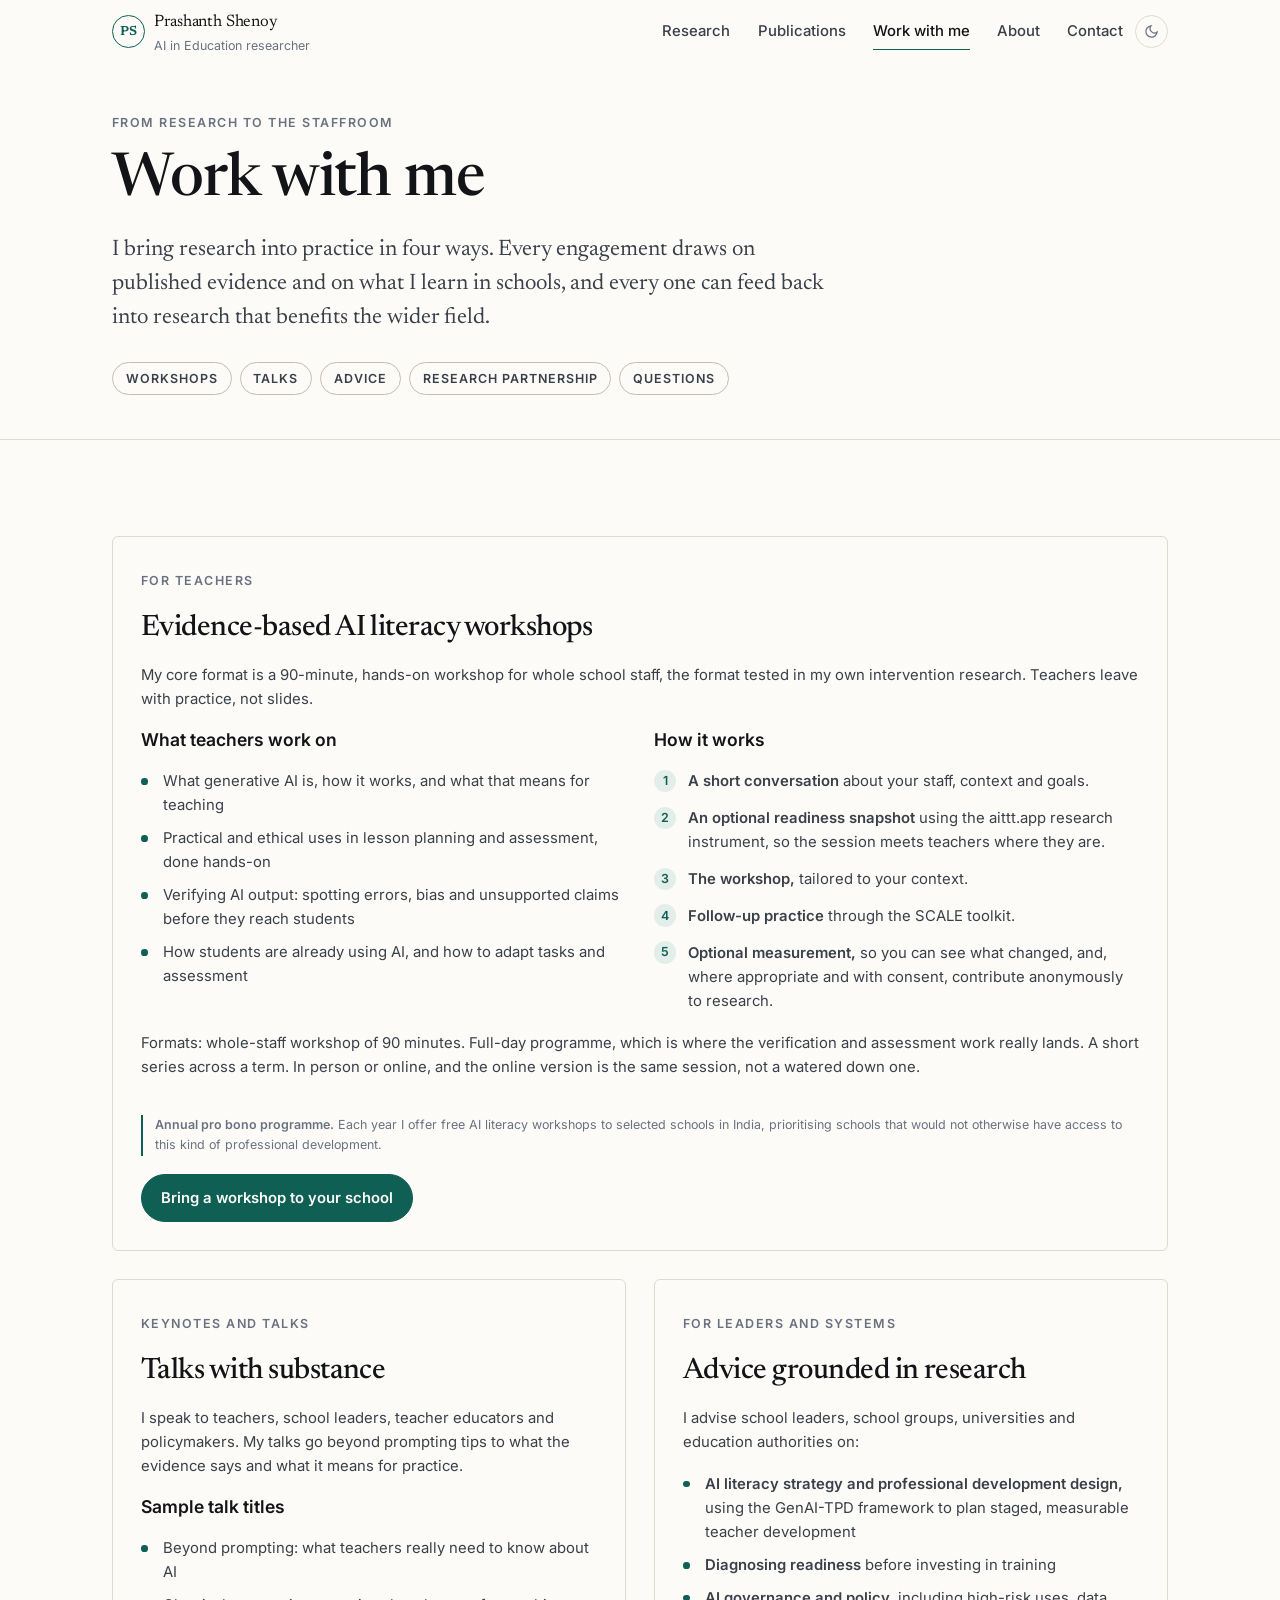
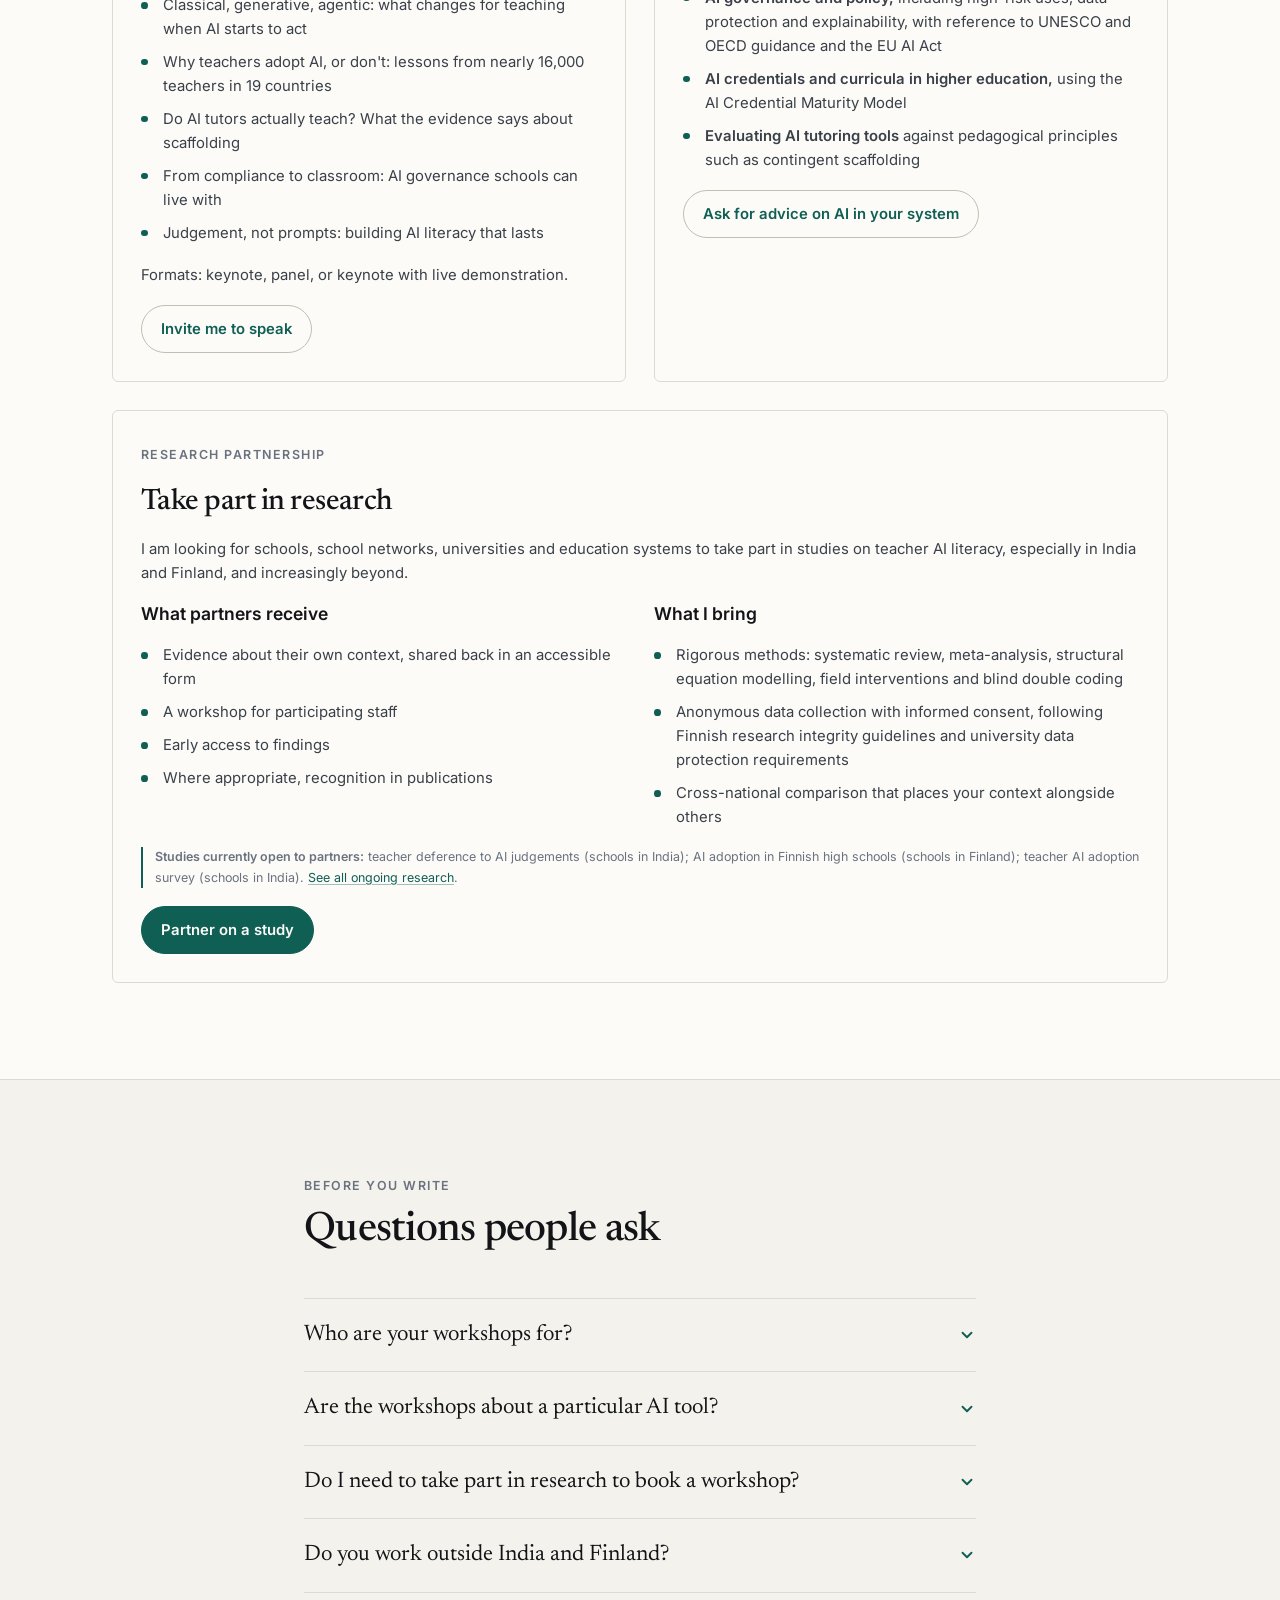
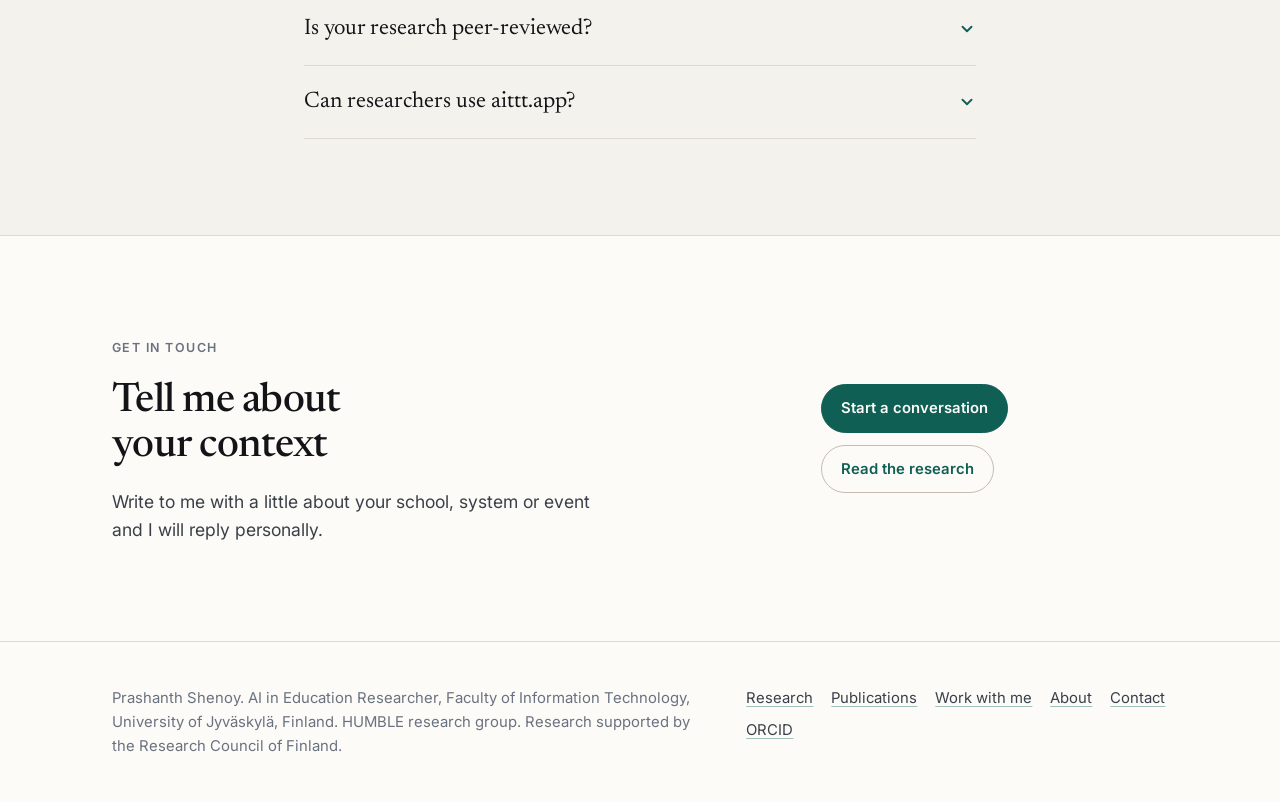
<file: work-with-ps.html>
<!DOCTYPE html>
<html lang="en-GB">
<head>
<meta charset="utf-8">
<meta name="viewport" content="width=device-width, initial-scale=1">
<title>This page has moved</title>
<meta name="robots" content="noindex">
<link rel="canonical" href="https://www.prashanthshenoy.com/work-with-me.html">
<meta http-equiv="refresh" content="0; url=work-with-me.html">
<link rel="stylesheet" href="assets/css/site.css">
</head>
<body>
<main id="main">
  <section class="wrap wrap--narrow">
    <h1>This page has moved</h1>
    <p class="lede mt-3">
      Workshops, talks, advice and research partnership now live on one page.
    </p>
    <div class="cta-row">
      <a class="btn" href="work-with-me.html">Work with me</a>
      <a class="btn btn--ghost" href="index.html">Home</a>
    </div>
  </section>
</main>
<script>location.replace('work-with-me.html');</script>
</body>
</html>
</file>
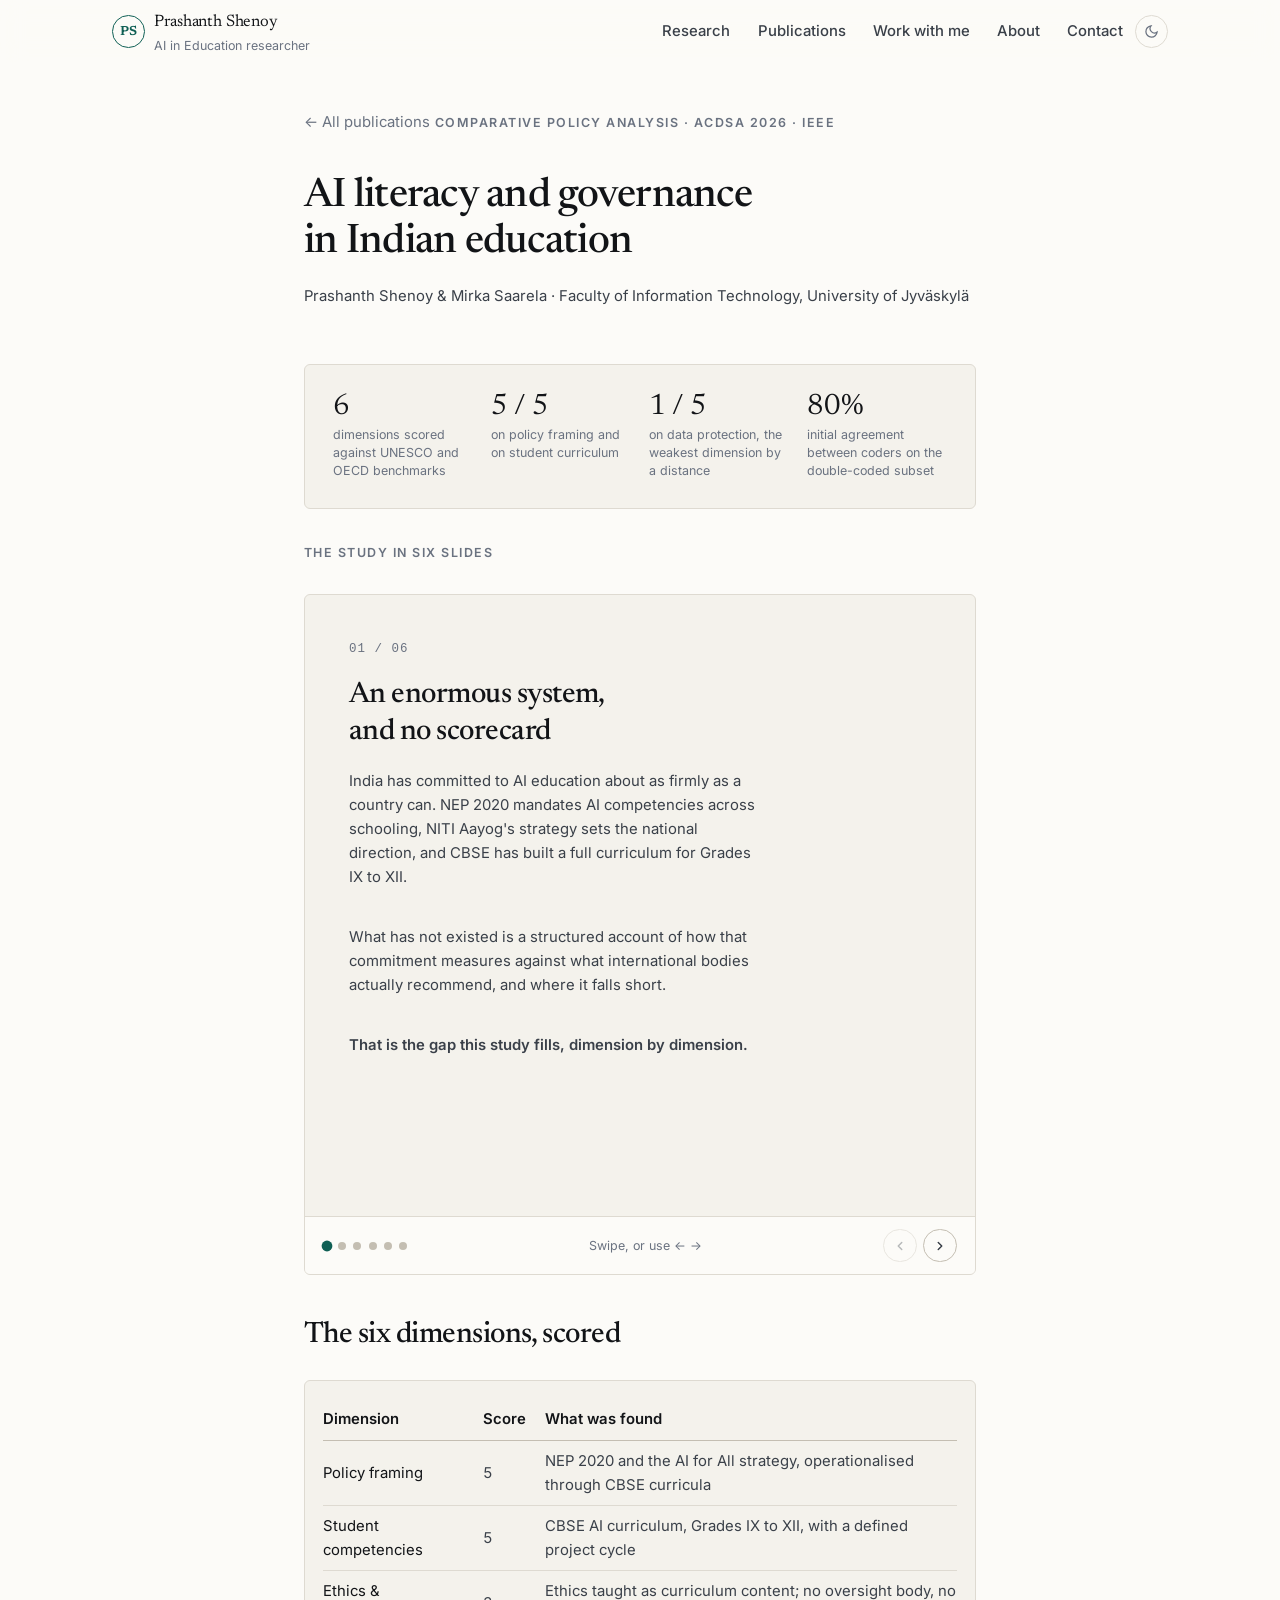
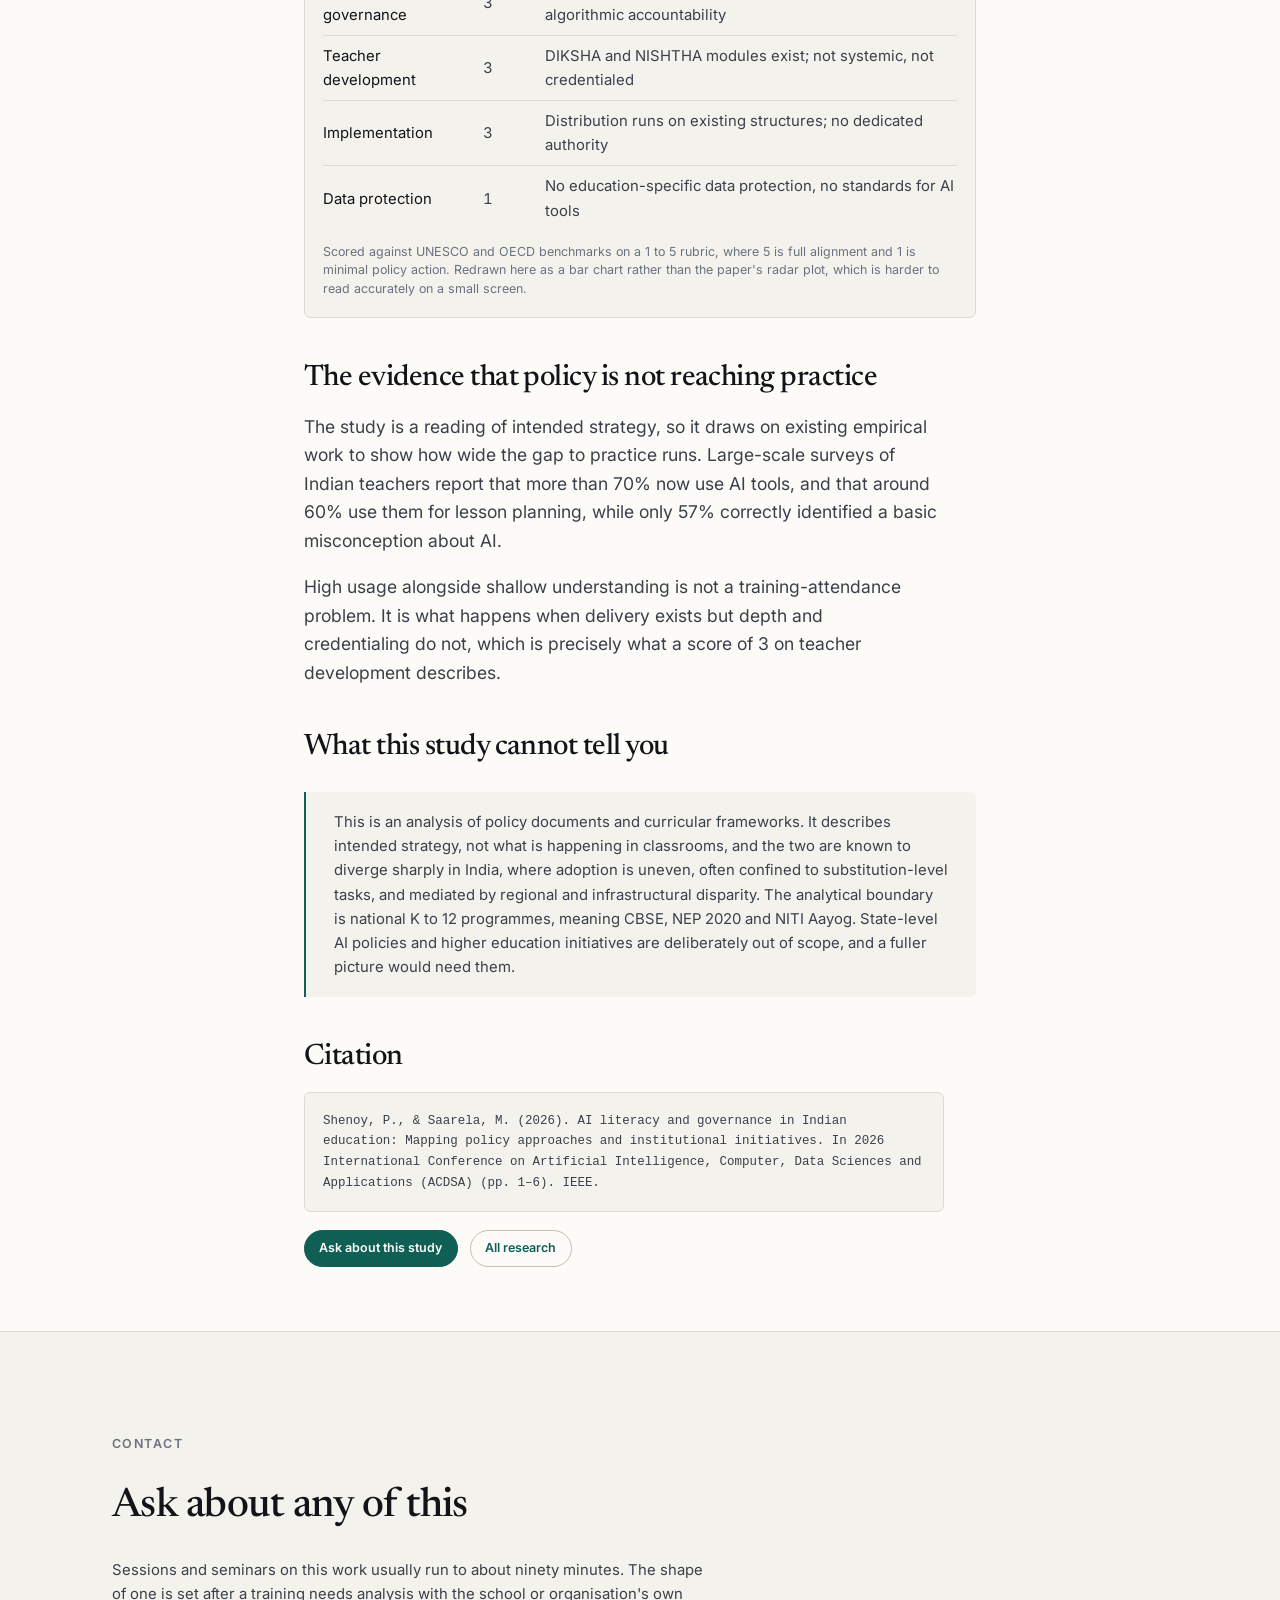
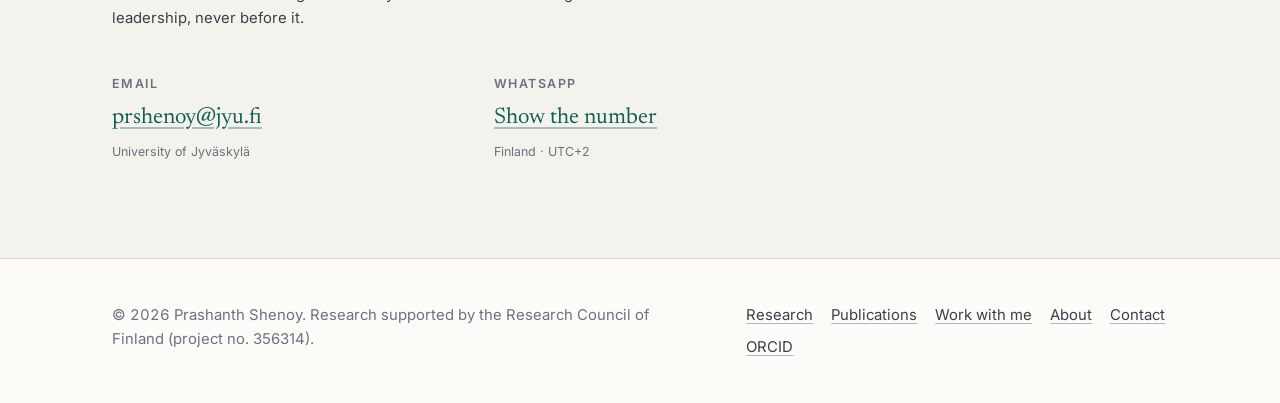
<file: research/ai-literacy-governance-indian-education-policy.html>
<!DOCTYPE html>
<html lang="en">
<head>
<meta charset="utf-8">
<meta name="viewport" content="width=device-width, initial-scale=1">
<title>India's AI literacy policy, benchmarked against UNESCO and OECD</title>
<meta name="description" content="A structured document analysis of India's national AI-in-education policy, scored on six dimensions against UNESCO and OECD benchmarks. Curriculum-forward, governance-light: two dimensions score 5 out of 5, data protection scores 1.">
<link rel="canonical" href="https://www.prashanthshenoy.com/research/ai-literacy-governance-indian-education-policy.html">

<meta property="og:type" content="article">
<meta property="og:title" content="India's AI literacy policy, benchmarked against UNESCO and OECD">
<meta property="og:description" content="Six dimensions, scored 1 to 5. Policy framing and student curriculum score 5. Data protection scores 1. The pattern is curriculum-forward and governance-light.">
<meta property="og:url" content="https://www.prashanthshenoy.com/research/ai-literacy-governance-indian-education-policy.html">
<meta property="og:image" content="https://www.prashanthshenoy.com/assets/img/og-card.jpg">
<meta name="twitter:card" content="summary_large_image">

<link rel="icon" href="data:image/svg+xml,%3Csvg xmlns='http://www.w3.org/2000/svg' viewBox='0 0 32 32'%3E%3Ccircle cx='16' cy='16' r='15' fill='none' stroke='%230E5E56' stroke-width='2'/%3E%3Ctext x='16' y='22' font-family='Georgia,serif' font-size='15' font-weight='600' fill='%230E5E56' text-anchor='middle'%3EPS%3C/text%3E%3C/svg%3E">

<link rel="preconnect" href="https://fonts.googleapis.com">
<link rel="preconnect" href="https://fonts.gstatic.com" crossorigin>
<link href="https://fonts.googleapis.com/css2?family=Newsreader:ital,opsz,wght@0,6..72,400;0,6..72,500;0,6..72,600;1,6..72,400&family=Inter:wght@400;500;600&display=swap" rel="stylesheet">
<link rel="stylesheet" href="../assets/css/site.css">
</head>
<body>

<a class="skip-link" href="#main">Skip to content</a>

<header class="site-header">
  <div class="wrap site-header__inner">
    <a class="brand" href="../index.html">
      <span class="monogram" aria-hidden="true">PS</span>
      <span>
        <span class="brand__name">Prashanth Shenoy</span>
        <span class="brand__role">AI in Education researcher</span>
      </span>
    </a>
    <div class="header-actions">
      <nav class="nav" aria-label="Primary">
        <a href="../research.html">Research</a>
        <a href="../publications.html">Publications</a>
        <a href="../work-with-me.html">Work with me</a>
        <a href="../about.html">About</a>
        <a href="../contact.html">Contact</a>
      </nav>
      <details class="menu">
        <summary aria-label="Menu">
          <svg viewBox="0 0 24 24" width="16" height="16" fill="none" stroke="currentColor" stroke-width="2" stroke-linecap="round" aria-hidden="true"><path d="M3 6h18M3 12h18M3 18h18"/></svg>
        </summary>
        <div class="menu__panel">
          <a href="../research.html">Research</a>
          <a href="../publications.html">Publications</a>
          <a href="../work-with-me.html">Work with me</a>
          <a href="../about.html">About</a>
          <a href="../contact.html">Contact</a>
        </div>
      </details>
      <button class="theme-toggle" type="button" aria-label="Switch theme">
        <svg viewBox="0 0 24 24" fill="none" stroke="currentColor" stroke-width="2" stroke-linecap="round" aria-hidden="true">
          <path d="M21 12.8A9 9 0 1 1 11.2 3a7 7 0 0 0 9.8 9.8z"/>
        </svg>
      </button>
    </div>
  </div>
</header>

<main id="main">

<section class="study-hero">
  <div class="wrap wrap--narrow">
    <a class="back-link" href="../publications.html">&larr; All publications</a>
    <span class="eyebrow">Comparative policy analysis &middot; ACDSA 2026 &middot; IEEE</span>
    <h1>AI literacy and governance in Indian education</h1>
    <p class="authors">Prashanth Shenoy &amp; Mirka Saarela &middot; Faculty of Information Technology, University of Jyväskylä</p>
  </div>
</section>

<div class="wrap wrap--narrow">

  <div class="keyfacts">
    <div class="keyfact"><span class="n num">6</span><p>dimensions scored against UNESCO and OECD benchmarks</p></div>
    <div class="keyfact"><span class="n num">5 / 5</span><p>on policy framing and on student curriculum</p></div>
    <div class="keyfact"><span class="n num">1 / 5</span><p>on data protection, the weakest dimension by a distance</p></div>
    <div class="keyfact"><span class="n num">80%</span><p>initial agreement between coders on the double-coded subset</p></div>
  </div>

  <!-- ================= THE DECK ================= -->
  <span class="eyebrow">The study in six slides</span>
  <div class="deck">
    <div class="deck__track" role="group" aria-label="Explainer slides. Use the arrow keys or swipe.">

      <article class="slide">
        <span class="slide__n">01 / 06</span>
        <h3>An enormous system, and no scorecard</h3>
        <p>
          India has committed to AI education about as firmly as a country can. NEP 2020
          mandates AI competencies across schooling, NITI Aayog's strategy sets the national
          direction, and CBSE has built a full curriculum for Grades IX to XII.
        </p>
        <p>
          What has not existed is a structured account of how that commitment measures against
          what international bodies actually recommend, and where it falls short.
        </p>
        <p><strong>That is the gap this study fills, dimension by dimension.</strong></p>
      </article>

      <article class="slide">
        <span class="slide__n">02 / 06</span>
        <h3>How it was scored</h3>
        <p>
          Qualitative document analysis of the national corpus: NEP 2020, NITI Aayog's
          National Strategy for AI, the CBSE AI curricula, the AI for All initiative, and
          NCERT and DIKSHA resources.
        </p>
        <p>
          Six dimensions, derived from UNESCO and OECD guidance and refined during reading:
          policy framing, ethics and governance, teacher development, student competencies,
          data protection, and implementation mechanisms. Each scored on a
          <strong>1 to 5 rubric</strong>, where 5 is full alignment.
        </p>
        <p class="muted">
          Around a third of documents were double-coded, giving 80% initial agreement, with
          the remainder settled by consensus.
        </p>
      </article>

      <article class="slide">
        <span class="slide__n">03 / 06</span>
        <h3>The shape of the result</h3>
        <p>
          Two dimensions score full marks. Three sit at partial alignment. One is close to
          absent. The paper's own phrase for the pattern is exact:
          <strong>curriculum-forward, governance-light</strong>.
        </p>
        <div class="slide__fig">
          <svg viewBox="0 0 660 250" style="min-width:520px; width:100%" role="img" aria-label="Horizontal bar chart of six policy dimensions scored 1 to 5. Policy framing 5, student competencies 5, ethics and governance 3, teacher development 3, implementation 3, data protection 1.">
            <g font-family="Inter, sans-serif" font-size="13" fill="var(--ink)">
              <g stroke="var(--rule)" stroke-width="1">
                <line x1="284" y1="14" x2="284" y2="212"/>
                <line x1="368" y1="14" x2="368" y2="212"/>
                <line x1="452" y1="14" x2="452" y2="212"/>
                <line x1="536" y1="14" x2="536" y2="212"/>
                <line x1="620" y1="14" x2="620" y2="212"/>
              </g>

              <text x="0" y="34">Policy framing</text>
              <rect x="200" y="22" width="420" height="16" rx="3" fill="var(--accent)"/>
              <text x="632" y="34" font-size="12.5" fill="var(--ink-3)">5</text>

              <text x="0" y="72">Student curriculum</text>
              <rect x="200" y="60" width="420" height="16" rx="3" fill="var(--accent)"/>
              <text x="632" y="72" font-size="12.5" fill="var(--ink-3)">5</text>

              <text x="0" y="110">Ethics &amp; governance</text>
              <rect x="200" y="98" width="252" height="16" rx="3" fill="var(--accent)" opacity="0.6"/>
              <text x="632" y="110" font-size="12.5" fill="var(--ink-3)">3</text>

              <text x="0" y="148">Teacher development</text>
              <rect x="200" y="136" width="252" height="16" rx="3" fill="var(--accent)" opacity="0.6"/>
              <text x="632" y="148" font-size="12.5" fill="var(--ink-3)">3</text>

              <text x="0" y="186">Implementation</text>
              <rect x="200" y="174" width="252" height="16" rx="3" fill="var(--accent)" opacity="0.6"/>
              <text x="632" y="186" font-size="12.5" fill="var(--ink-3)">3</text>

              <text x="0" y="224">Data protection</text>
              <rect x="200" y="212" width="84" height="16" rx="3" fill="var(--accent)" opacity="0.3"/>
              <text x="632" y="224" font-size="12.5" fill="var(--ink-3)">1</text>

              <g font-size="12" fill="var(--ink-3)" text-anchor="middle">
                <text x="284" y="246">1</text>
                <text x="368" y="246">2</text>
                <text x="452" y="246">3</text>
                <text x="536" y="246">4</text>
                <text x="620" y="246">5</text>
              </g>
            </g>
          </svg>
        </div>
      </article>

      <article class="slide">
        <span class="slide__n">04 / 06</span>
        <h3>What India does genuinely well</h3>
        <p>
          The strategic commitment is real and it is national, not aspirational language in a
          preamble. On policy framing, India meets the international expectation squarely.
        </p>
        <p>
          The curriculum is the stronger claim. CBSE lays out a progression from foundations
          in Grade IX, through the AI Project Cycle in Grade X, to specialised modules in data
          science, computer vision and language processing, ending in capstone projects.
        </p>
        <p>
          <strong>That degree of operational specificity is uncommon in national curricula
          anywhere.</strong> Most countries have the ambition and not the sequence.
        </p>
      </article>

      <article class="slide">
        <span class="slide__n">05 / 06</span>
        <h3>Where it thins out, and why that one matters</h3>
        <p>
          Ethics appears in the curriculum as something students learn about. It does not
          appear as something institutions must do. The analysis found no requirement for
          algorithmic transparency disclosure and no requirement for independent audit of
          educational AI systems, both of which UNESCO and OECD frameworks call for.
        </p>
        <p>
          Data protection is weaker still: no education-specific provisions covering AI tools,
          no standards for the vendors supplying them. Students are taught about digital
          privacy while institutional responsibility goes unassigned.
        </p>
        <p class="muted">
          Teacher development has the delivery channels, through DIKSHA and NISHTHA, but not
          yet the depth or national consistency that structured professional learning implies.
        </p>
      </article>

      <article class="slide">
        <span class="slide__n">06 / 06</span>
        <h3>The gap is institutional, not intellectual</h3>
        <p>
          Nothing here suggests India misunderstands the problem. NEP 2020 already mandates a
          National Educational Technology Forum to evaluate interventions before they scale
          and to set standards. It remains largely unoperationalised.
        </p>
        <p>
          So the finding is narrower and more useful than "India should do better". Policy
          specifies what students should learn without specifying who governs the systems, who
          trains the teachers to a standard, or who holds the data.
        </p>
        <p>
          <strong>Any large education system can run itself against the same six dimensions
          and find out which of them it has quietly left empty.</strong>
        </p>
        <p class="slide__sign">PS</p>
      </article>

    </div>

    <div class="deck__bar">
      <div class="deck__dots" role="tablist" aria-label="Slides"></div>
      <span class="deck__hint">Swipe, or use &larr; &rarr;</span>
      <div class="deck__nav">
        <button class="deck__btn" type="button" data-deck="prev" aria-label="Previous slide">
          <svg viewBox="0 0 24 24" fill="none" stroke="currentColor" stroke-width="2.5" stroke-linecap="round" stroke-linejoin="round"><path d="M15 18l-6-6 6-6"/></svg>
        </button>
        <button class="deck__btn" type="button" data-deck="next" aria-label="Next slide">
          <svg viewBox="0 0 24 24" fill="none" stroke="currentColor" stroke-width="2.5" stroke-linecap="round" stroke-linejoin="round"><path d="M9 18l6-6-6-6"/></svg>
        </button>
      </div>
    </div>
  </div>

  <!-- ================= PROSE ================= -->
  <div class="prose">

    <h2>The six dimensions, scored</h2>
    <figure class="figure">
      <table style="width:100%; border-collapse:collapse; font-size:var(--step--1); min-width:440px">
        <thead>
          <tr style="text-align:left; border-bottom:1px solid var(--rule-strong)">
            <th style="padding:.5rem .6rem .5rem 0; font-weight:600">Dimension</th>
            <th style="padding:.5rem .6rem; font-weight:600">Score</th>
            <th style="padding:.5rem 0 .5rem .6rem; font-weight:600">What was found</th>
          </tr>
        </thead>
        <tbody style="color:var(--ink-2)">
          <tr style="border-bottom:1px solid var(--rule)">
            <td style="padding:.5rem .6rem .5rem 0; color:var(--ink)">Policy framing</td>
            <td class="num" style="padding:.5rem .6rem">5</td>
            <td style="padding:.5rem 0 .5rem .6rem">NEP 2020 and the AI for All strategy, operationalised through CBSE curricula</td>
          </tr>
          <tr style="border-bottom:1px solid var(--rule)">
            <td style="padding:.5rem .6rem .5rem 0; color:var(--ink)">Student competencies</td>
            <td class="num" style="padding:.5rem .6rem">5</td>
            <td style="padding:.5rem 0 .5rem .6rem">CBSE AI curriculum, Grades IX to XII, with a defined project cycle</td>
          </tr>
          <tr style="border-bottom:1px solid var(--rule)">
            <td style="padding:.5rem .6rem .5rem 0; color:var(--ink)">Ethics &amp; governance</td>
            <td class="num" style="padding:.5rem .6rem">3</td>
            <td style="padding:.5rem 0 .5rem .6rem">Ethics taught as curriculum content; no oversight body, no algorithmic accountability</td>
          </tr>
          <tr style="border-bottom:1px solid var(--rule)">
            <td style="padding:.5rem .6rem .5rem 0; color:var(--ink)">Teacher development</td>
            <td class="num" style="padding:.5rem .6rem">3</td>
            <td style="padding:.5rem 0 .5rem .6rem">DIKSHA and NISHTHA modules exist; not systemic, not credentialed</td>
          </tr>
          <tr style="border-bottom:1px solid var(--rule)">
            <td style="padding:.5rem .6rem .5rem 0; color:var(--ink)">Implementation</td>
            <td class="num" style="padding:.5rem .6rem">3</td>
            <td style="padding:.5rem 0 .5rem .6rem">Distribution runs on existing structures; no dedicated authority</td>
          </tr>
          <tr>
            <td style="padding:.5rem .6rem .5rem 0; color:var(--ink)">Data protection</td>
            <td class="num" style="padding:.5rem .6rem">1</td>
            <td style="padding:.5rem 0 .5rem .6rem">No education-specific data protection, no standards for AI tools</td>
          </tr>
        </tbody>
      </table>
      <figcaption>
        Scored against UNESCO and OECD benchmarks on a 1 to 5 rubric, where 5 is full
        alignment and 1 is minimal policy action. Redrawn here as a bar chart rather than the
        paper's radar plot, which is harder to read accurately on a small screen.
      </figcaption>
    </figure>

    <h2>The evidence that policy is not reaching practice</h2>
    <p>
      The study is a reading of intended strategy, so it draws on existing empirical work to
      show how wide the gap to practice runs. Large-scale surveys of Indian teachers report
      that more than 70% now use AI tools, and that around 60% use them for lesson planning,
      while only 57% correctly identified a basic misconception about AI.
    </p>
    <p>
      High usage alongside shallow understanding is not a training-attendance problem. It is
      what happens when delivery exists but depth and credentialing do not, which is precisely
      what a score of 3 on teacher development describes.
    </p>

    <h2>What this study cannot tell you</h2>
    <div class="callout">
      <p>
        This is an analysis of policy documents and curricular frameworks. It describes
        intended strategy, not what is happening in classrooms, and the two are known to
        diverge sharply in India, where adoption is uneven, often confined to
        substitution-level tasks, and mediated by regional and infrastructural disparity. The
        analytical boundary is national K to 12 programmes, meaning CBSE, NEP 2020 and NITI
        Aayog. State-level AI policies and higher education initiatives are deliberately out
        of scope, and a fuller picture would need them.
      </p>
    </div>

    <h2>Citation</h2>
    <p class="cite">Shenoy, P., &amp; Saarela, M. (2026). AI literacy and governance in Indian education: Mapping policy approaches and institutional initiatives. In 2026 International Conference on Artificial Intelligence, Computer, Data Sciences and Applications (ACDSA) (pp. 1&ndash;6). IEEE.</p>

    <div class="cluster mt-4">
      <a class="btn btn--sm" href="mailto:prshenoy@jyu.fi?subject=Question%20about%20the%20India%20AI%20policy%20analysis">Ask about this study</a>
      <a class="btn btn--ghost btn--sm" href="../publications.html">All research</a>
    </div>

  </div>
</div>

<section class="contact" style="margin-top:var(--sp-6)">
  <div class="wrap">
    <span class="eyebrow">Contact</span>
    <h2 class="mt-4">Ask about any of this</h2>
    <p class="mt-4" style="max-width:38rem; color:var(--ink-2); font-size:var(--step--1)">
      Sessions and seminars on this work usually run to about ninety minutes. The shape of
      one is set after a training needs analysis with the school or organisation's own
      leadership, never before it.
    </p>
    <div class="contact__grid">
      <div class="contact__item">
        <span class="eyebrow">Email</span>
        <a href="mailto:prshenoy@jyu.fi">prshenoy@jyu.fi</a>
        <span class="note">University of Jyväskylä</span>
      </div>
      <div class="contact__item">
        <span class="eyebrow">WhatsApp</span>
        <button type="button" data-reveal-phone data-x="MzU4NDY4MDQxNzMz">Show the number</button>
        <span class="note">Finland &middot; UTC+2</span>
      </div>
    </div>
  </div>
</section>

</main>

<footer class="site-footer">
  <div class="wrap site-footer__grid">
    <p>&copy; <span class="num">2026</span> Prashanth Shenoy. Research supported by the Research Council of Finland (project no. 356314).</p>
    <div class="site-footer__links">
      <a href="../research.html">Research</a>
      <a href="../publications.html">Publications</a>
      <a href="../work-with-me.html">Work with me</a>
      <a href="../about.html">About</a>
      <a href="../contact.html">Contact</a>
      <a href="https://orcid.org/0009-0000-4653-6191">ORCID</a>
    </div>
  </div>
</footer>

<script src="../assets/js/site.js" defer></script>
</body>
</html>
</file>
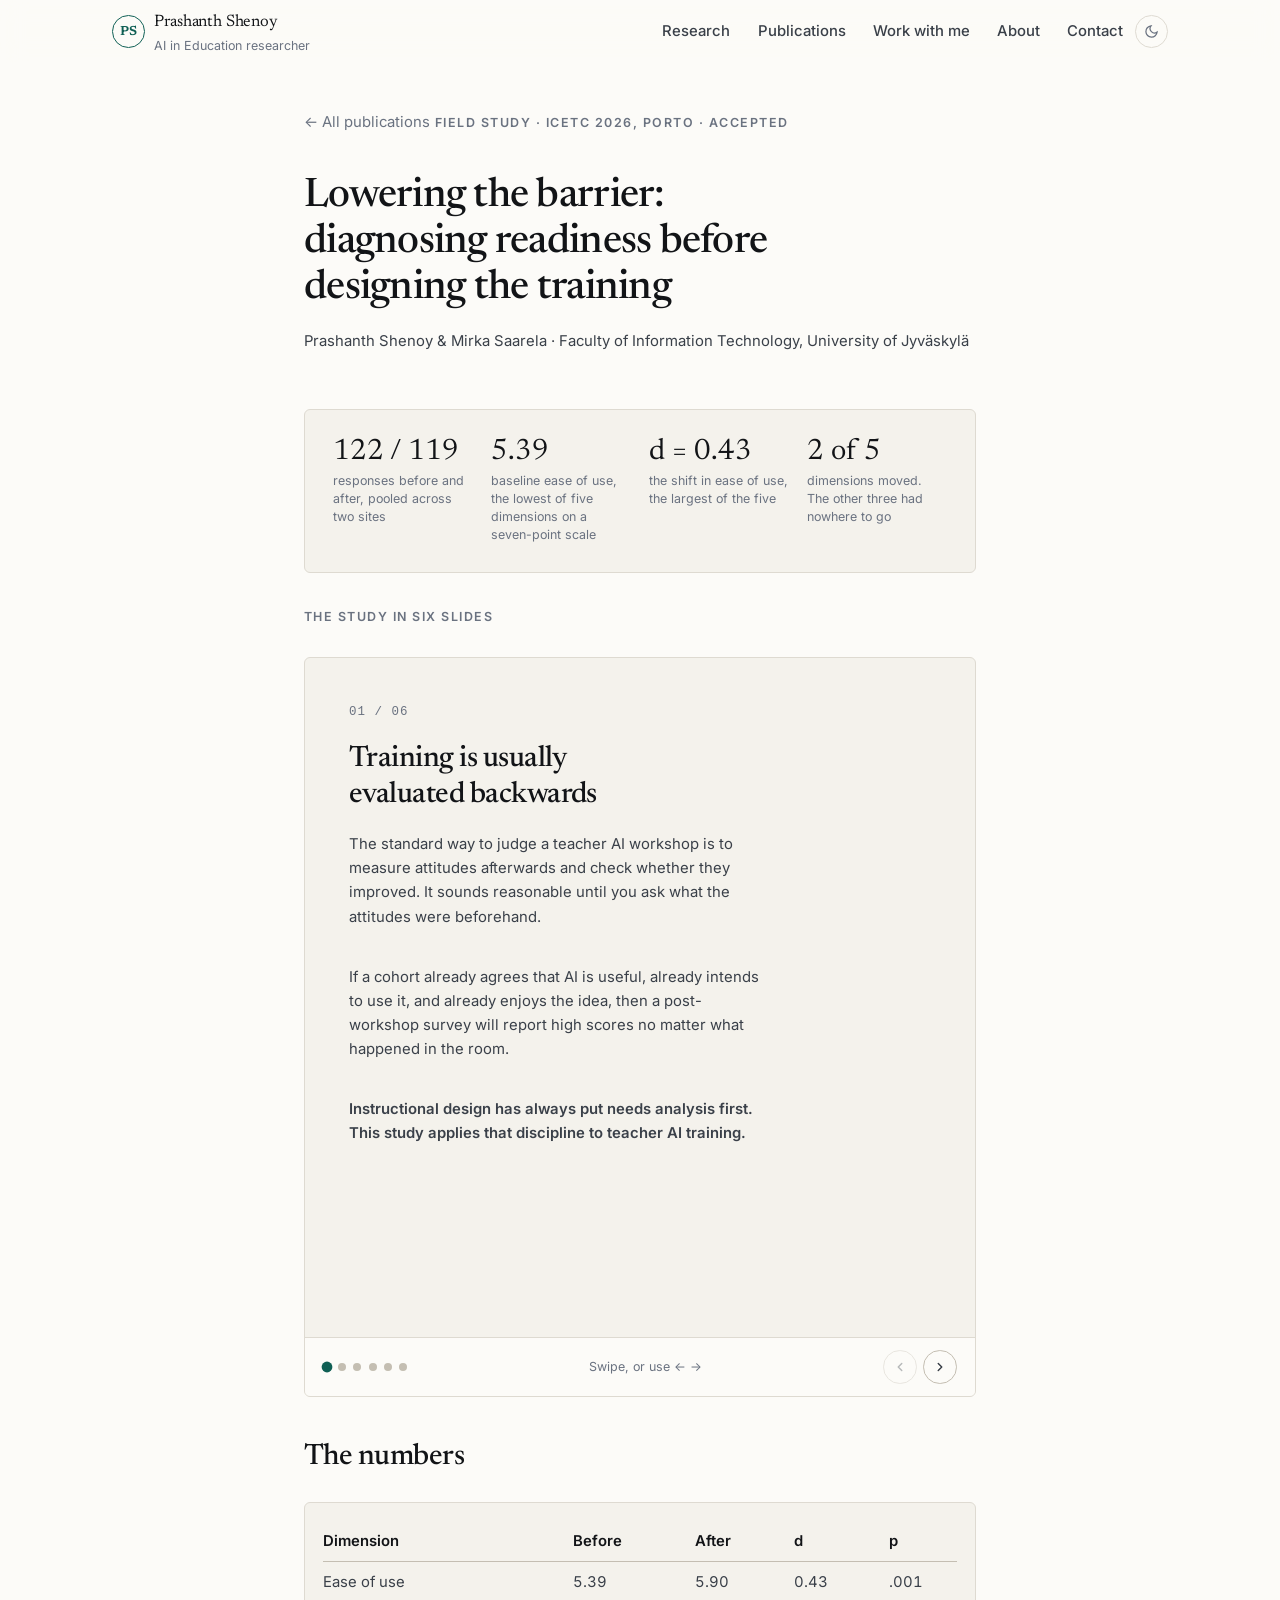
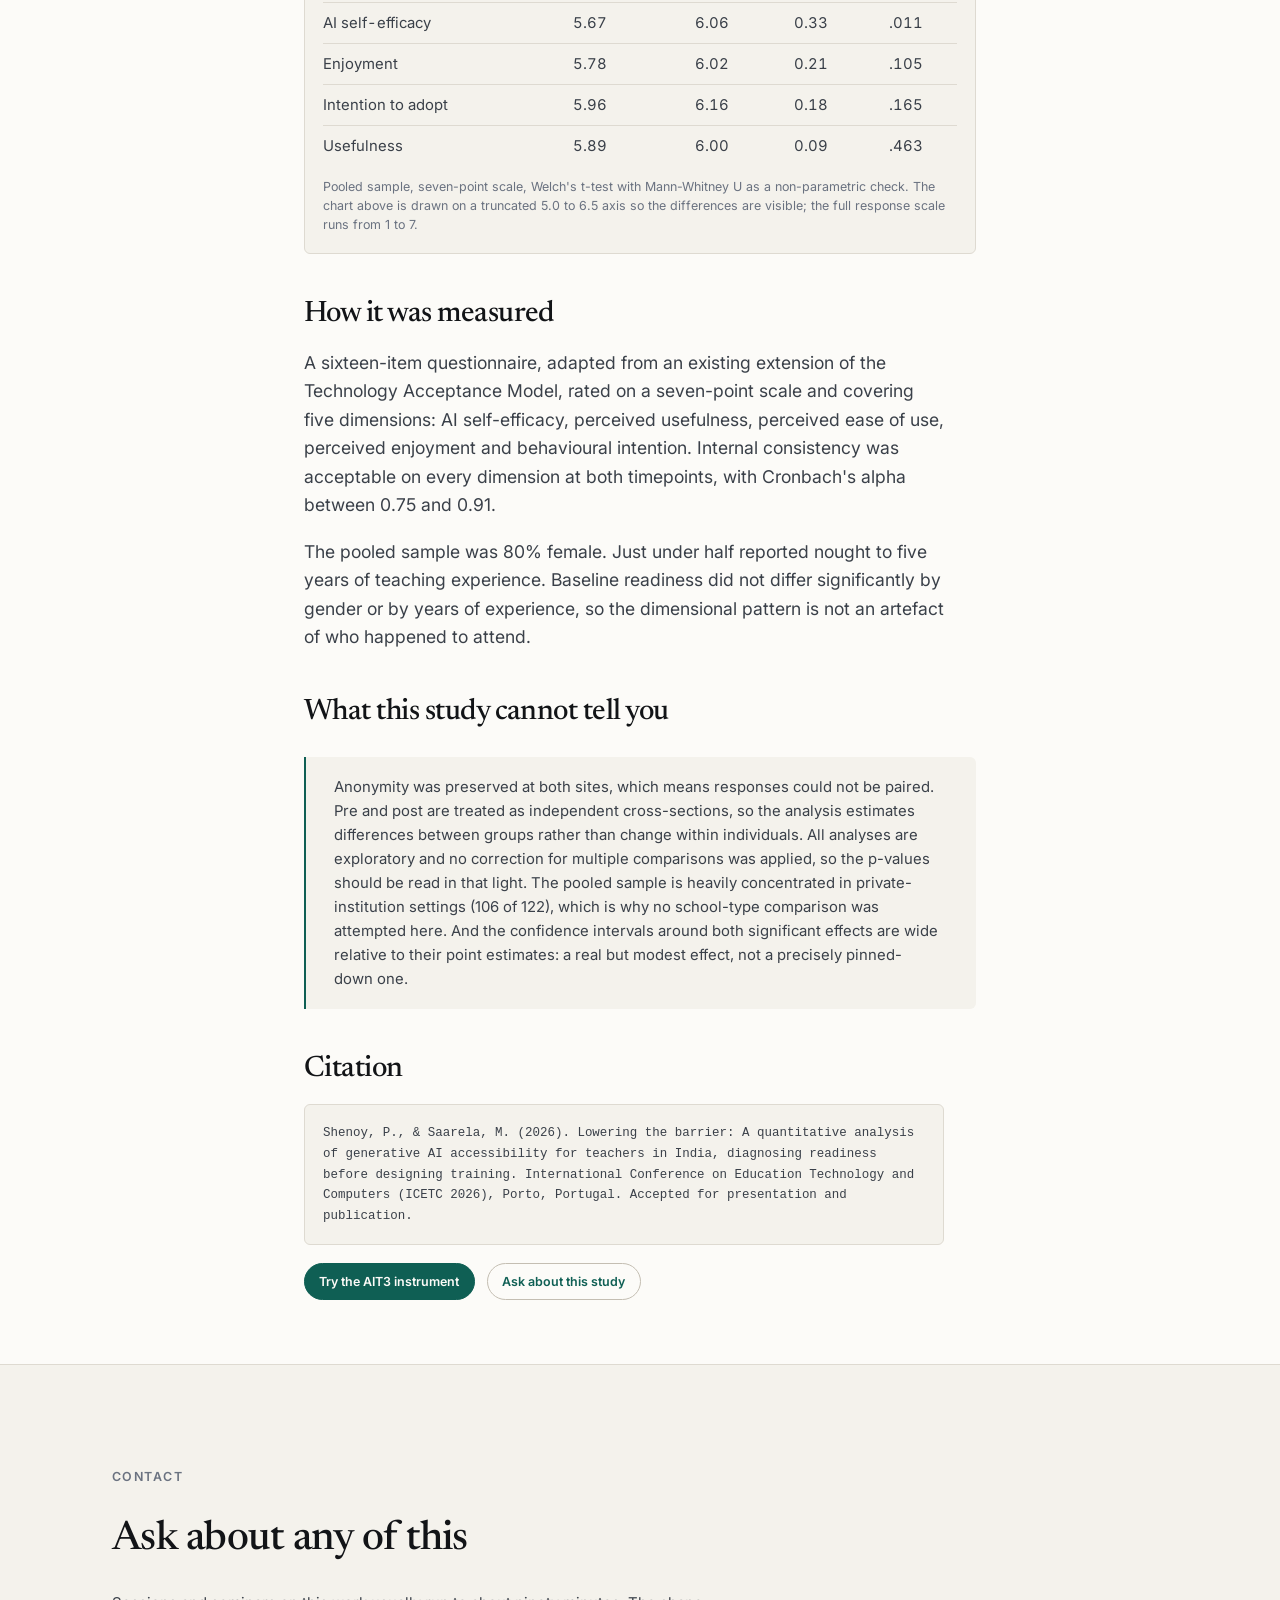
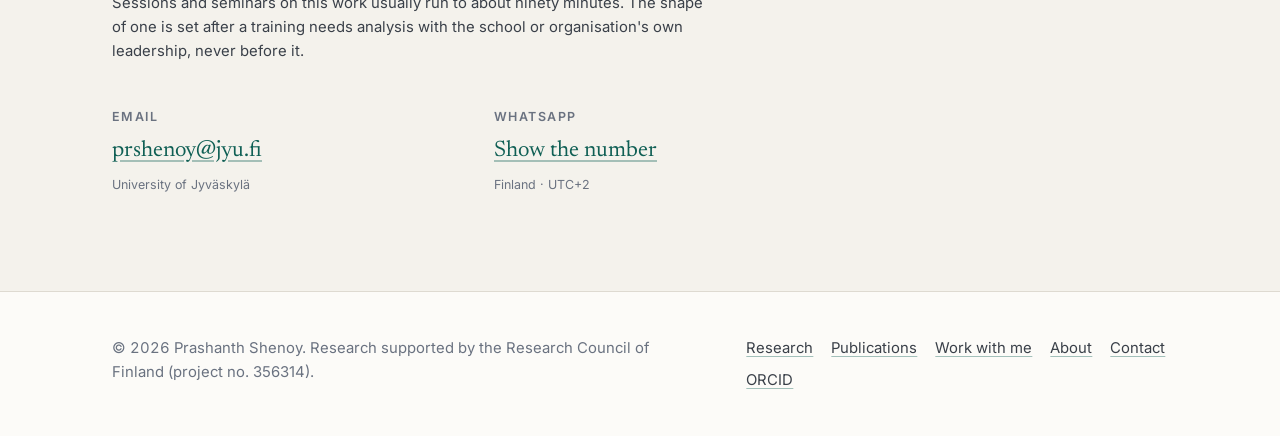
<file: research/diagnosing-teacher-ai-readiness-before-training.html>
<!DOCTYPE html>
<html lang="en">
<head>
<meta charset="utf-8">
<meta name="viewport" content="width=device-width, initial-scale=1">
<title>Diagnose the cohort before you design the training</title>
<meta name="description" content="Pooled pre and post data from two Bengaluru workshops, 122 and 119 responses. Most readiness dimensions sit near the ceiling before training begins. The two that do not are the two that move.">
<link rel="canonical" href="https://www.prashanthshenoy.com/research/diagnosing-teacher-ai-readiness-before-training.html">

<meta property="og:type" content="article">
<meta property="og:title" content="Diagnose the cohort before you design the training">
<meta property="og:description" content="If teachers already believe AI is useful before you start, what is the training for? A readiness diagnosis approach, and the instrument that came out of it.">
<meta property="og:url" content="https://www.prashanthshenoy.com/research/diagnosing-teacher-ai-readiness-before-training.html">
<meta property="og:image" content="https://www.prashanthshenoy.com/assets/img/og-card.jpg">
<meta name="twitter:card" content="summary_large_image">

<link rel="icon" href="data:image/svg+xml,%3Csvg xmlns='http://www.w3.org/2000/svg' viewBox='0 0 32 32'%3E%3Ccircle cx='16' cy='16' r='15' fill='none' stroke='%230E5E56' stroke-width='2'/%3E%3Ctext x='16' y='22' font-family='Georgia,serif' font-size='15' font-weight='600' fill='%230E5E56' text-anchor='middle'%3EPS%3C/text%3E%3C/svg%3E">

<link rel="preconnect" href="https://fonts.googleapis.com">
<link rel="preconnect" href="https://fonts.gstatic.com" crossorigin>
<link href="https://fonts.googleapis.com/css2?family=Newsreader:ital,opsz,wght@0,6..72,400;0,6..72,500;0,6..72,600;1,6..72,400&family=Inter:wght@400;500;600&display=swap" rel="stylesheet">
<link rel="stylesheet" href="../assets/css/site.css">
</head>
<body>

<a class="skip-link" href="#main">Skip to content</a>

<header class="site-header">
  <div class="wrap site-header__inner">
    <a class="brand" href="../index.html">
      <span class="monogram" aria-hidden="true">PS</span>
      <span>
        <span class="brand__name">Prashanth Shenoy</span>
        <span class="brand__role">AI in Education researcher</span>
      </span>
    </a>
    <div class="header-actions">
      <nav class="nav" aria-label="Primary">
        <a href="../research.html">Research</a>
        <a href="../publications.html">Publications</a>
        <a href="../work-with-me.html">Work with me</a>
        <a href="../about.html">About</a>
        <a href="../contact.html">Contact</a>
      </nav>
      <details class="menu">
        <summary aria-label="Menu">
          <svg viewBox="0 0 24 24" width="16" height="16" fill="none" stroke="currentColor" stroke-width="2" stroke-linecap="round" aria-hidden="true"><path d="M3 6h18M3 12h18M3 18h18"/></svg>
        </summary>
        <div class="menu__panel">
          <a href="../research.html">Research</a>
          <a href="../publications.html">Publications</a>
          <a href="../work-with-me.html">Work with me</a>
          <a href="../about.html">About</a>
          <a href="../contact.html">Contact</a>
        </div>
      </details>
      <button class="theme-toggle" type="button" aria-label="Switch theme">
        <svg viewBox="0 0 24 24" fill="none" stroke="currentColor" stroke-width="2" stroke-linecap="round" aria-hidden="true">
          <path d="M21 12.8A9 9 0 1 1 11.2 3a7 7 0 0 0 9.8 9.8z"/>
        </svg>
      </button>
    </div>
  </div>
</header>

<main id="main">

<section class="study-hero">
  <div class="wrap wrap--narrow">
    <a class="back-link" href="../publications.html">&larr; All publications</a>
    <span class="eyebrow">Field study &middot; ICETC 2026, Porto &middot; Accepted</span>
    <h1>Lowering the barrier: diagnosing readiness before designing the training</h1>
    <p class="authors">Prashanth Shenoy &amp; Mirka Saarela &middot; Faculty of Information Technology, University of Jyväskylä</p>
  </div>
</section>

<div class="wrap wrap--narrow">

  <div class="keyfacts">
    <div class="keyfact"><span class="n num">122 / 119</span><p>responses before and after, pooled across two sites</p></div>
    <div class="keyfact"><span class="n num">5.39</span><p>baseline ease of use, the lowest of five dimensions on a seven-point scale</p></div>
    <div class="keyfact"><span class="n num">d = 0.43</span><p>the shift in ease of use, the largest of the five</p></div>
    <div class="keyfact"><span class="n num">2 of 5</span><p>dimensions moved. The other three had nowhere to go</p></div>
  </div>

  <!-- ================= THE DECK ================= -->
  <span class="eyebrow">The study in six slides</span>
  <div class="deck">
    <div class="deck__track" role="group" aria-label="Explainer slides. Use the arrow keys or swipe.">

      <article class="slide">
        <span class="slide__n">01 / 06</span>
        <h3>Training is usually evaluated backwards</h3>
        <p>
          The standard way to judge a teacher AI workshop is to measure attitudes afterwards
          and check whether they improved. It sounds reasonable until you ask what the
          attitudes were beforehand.
        </p>
        <p>
          If a cohort already agrees that AI is useful, already intends to use it, and already
          enjoys the idea, then a post-workshop survey will report high scores no matter what
          happened in the room.
        </p>
        <p>
          <strong>Instructional design has always put needs analysis first. This study applies
          that discipline to teacher AI training.</strong>
        </p>
      </article>

      <article class="slide">
        <span class="slide__n">02 / 06</span>
        <h3>Two rooms, tested for comparability before pooling</h3>
        <p>
          Identical 90-minute ChatGPT curriculum-design workshops ran at two Bengaluru-area
          sites: a coaching institution (44 before, 40 after) and a private school (78 before,
          79 after). Pooled, that is <strong>122 responses before and 119 after</strong>.
        </p>
        <p>
          Pooling was not assumed. The two independently recruited cohorts were compared on all
          five baseline dimensions first, and differed on none of them (all p &gt; .19), so
          combining them is supported by the data rather than by convenience.
        </p>
        <p class="muted">
          Surveys were anonymous, which means pre and post cannot be individually paired. The
          comparison is between groups, not within people.
        </p>
      </article>

      <article class="slide">
        <span class="slide__n">03 / 06</span>
        <h3>The baseline is the finding</h3>
        <p>
          Five dimensions were measured on a seven-point scale: intention to adopt, perceived
          usefulness, enjoyment, AI self-efficacy, and perceived ease of use.
        </p>
        <p class="num" style="font-family:var(--font-display); font-size:var(--step-1); color:var(--ink); line-height:1.75">
          Intention <strong>5.96</strong><br>
          Usefulness <strong>5.89</strong><br>
          Enjoyment <strong>5.78</strong><br>
          Self-efficacy <strong>5.67</strong><br>
          Ease of use <strong>5.39</strong>
        </p>
        <p>
          Three sit near the ceiling before anyone is trained. Ease of use is roughly a quarter
          to half a point below the rest. <strong>The room did not need persuading. It needed
          fluency.</strong>
        </p>
      </article>

      <article class="slide">
        <span class="slide__n">04 / 06</span>
        <h3>And the two with room to move are the two that moved</h3>
        <p>
          After the workshop, ease of use and self-efficacy show significant differences
          (<span class="num">d = 0.43</span> and <span class="num">0.33</span>). Usefulness,
          enjoyment and intention do not.
        </p>
        <p>
          That is not a failed workshop. It is a ceiling. The paper is explicit that no
          detectable change on a near-ceiling dimension cannot be read as evidence the
          workshop did nothing for it.
        </p>
        <div class="slide__fig">
          <svg viewBox="0 0 660 250" style="min-width:520px; width:100%" role="img" aria-label="Dumbbell chart of five readiness dimensions before and after the workshop. Ease of use moves from 5.39 to 5.90 and self-efficacy from 5.67 to 6.06, both significant. Enjoyment, intention and usefulness show smaller non-significant movement from already high baselines.">
            <g font-family="Inter, sans-serif" font-size="13" fill="var(--ink)">
              <g stroke="var(--rule)" stroke-width="1">
                <line x1="200" y1="30" x2="200" y2="208"/>
                <line x1="340" y1="30" x2="340" y2="208"/>
                <line x1="480" y1="30" x2="480" y2="208"/>
                <line x1="620" y1="30" x2="620" y2="208"/>
              </g>

              <g stroke="var(--accent)" stroke-width="3">
                <line x1="309" y1="50" x2="452" y2="50"/>
                <line x1="388" y1="88" x2="497" y2="88"/>
              </g>
              <g stroke="var(--rule-strong)" stroke-width="3">
                <line x1="418" y1="126" x2="486" y2="126"/>
                <line x1="469" y1="164" x2="525" y2="164"/>
                <line x1="449" y1="202" x2="480" y2="202"/>
              </g>

              <g>
                <text x="0" y="54">Ease of use</text>
                <circle cx="309" cy="50" r="6" fill="var(--paper)" stroke="var(--accent)" stroke-width="2.5"/>
                <circle cx="452" cy="50" r="6" fill="var(--accent)"/>
                <text x="636" y="54" font-size="12" fill="var(--ink-3)">d .43</text>

                <text x="0" y="92">Self-efficacy</text>
                <circle cx="388" cy="88" r="6" fill="var(--paper)" stroke="var(--accent)" stroke-width="2.5"/>
                <circle cx="497" cy="88" r="6" fill="var(--accent)"/>
                <text x="636" y="92" font-size="12" fill="var(--ink-3)">d .33</text>

                <text x="0" y="130">Enjoyment</text>
                <circle cx="418" cy="126" r="6" fill="var(--paper)" stroke="var(--rule-strong)" stroke-width="2.5"/>
                <circle cx="486" cy="126" r="6" fill="var(--rule-strong)"/>
                <text x="636" y="130" font-size="12" fill="var(--ink-3)">d .21</text>

                <text x="0" y="168">Intention</text>
                <circle cx="469" cy="164" r="6" fill="var(--paper)" stroke="var(--rule-strong)" stroke-width="2.5"/>
                <circle cx="525" cy="164" r="6" fill="var(--rule-strong)"/>
                <text x="636" y="168" font-size="12" fill="var(--ink-3)">d .18</text>

                <text x="0" y="206">Usefulness</text>
                <circle cx="449" cy="202" r="6" fill="var(--paper)" stroke="var(--rule-strong)" stroke-width="2.5"/>
                <circle cx="480" cy="202" r="6" fill="var(--rule-strong)"/>
                <text x="636" y="206" font-size="12" fill="var(--ink-3)">d .09</text>
              </g>

              <g font-size="12" fill="var(--ink-3)" text-anchor="middle">
                <text x="200" y="228">5.0</text>
                <text x="340" y="228">5.5</text>
                <text x="480" y="228">6.0</text>
                <text x="620" y="228">6.5</text>
              </g>
              <g font-size="12" fill="var(--ink-3)">
                <circle cx="206" cy="16" r="5" fill="var(--paper)" stroke="var(--ink-3)" stroke-width="2"/>
                <text x="217" y="20">before</text>
                <circle cx="276" cy="16" r="5" fill="var(--ink-3)"/>
                <text x="287" y="20">after</text>
                <text x="360" y="20" font-style="italic">accent = significant at .05</text>
              </g>
            </g>
          </svg>
        </div>
      </article>

      <article class="slide">
        <span class="slide__n">05 / 06</span>
        <h3>Item level is where it gets useful</h3>
        <p>
          Inside those two dimensions, the movement is not evenly spread. The items that shift
          hardest are concrete:
        </p>
        <ul style="display:grid; gap:.5rem; padding-left:1.2rem; color:var(--ink-2); font-size:var(--step--1); margin-top:.25rem">
          <li><strong>Effort</strong>, that AI does not demand much of it (<span class="num">d = 0.49</span>)</li>
          <li><strong>Integrability</strong>, that it fits the tools already in use (<span class="num">d = 0.47</span>)</li>
          <li><strong>Resource access</strong> and <strong>learnability</strong> (<span class="num">d = 0.29, 0.27</span>)</li>
        </ul>
        <p style="margin-top:.7rem">
          Meanwhile confidence in actually using AI in the classroom barely moves at all
          (<span class="num">d = 0.07</span>). Ninety minutes lowers the perceived cost of the
          tool. It does not make anyone feel ready to teach with it.
        </p>
      </article>

      <article class="slide">
        <span class="slide__n">06 / 06</span>
        <h3>Which is why the instrument exists</h3>
        <p>
          A cohort with low ease of use and high usefulness has an accessibility barrier, and
          structured practice will help. A cohort with high ease of use and low intention has a
          motivational barrier, and needs something else entirely. Collapse the five dimensions
          into one readiness score and you destroy the information that tells them apart.
        </p>
        <p>
          So the sixteen items became <strong>AIT3</strong>: a five-character readiness code
          generated in the browser, with nothing transmitted or stored, and a trainer reference
          card mapping each code to a direction for the session.
        </p>
        <p class="muted">
          Stated honestly: the tool is offered as a design artefact. Whether it produces better
          session-design decisions is an open question for future field evaluation.
        </p>
        <p class="slide__sign">PS</p>
      </article>

    </div>

    <div class="deck__bar">
      <div class="deck__dots" role="tablist" aria-label="Slides"></div>
      <span class="deck__hint">Swipe, or use &larr; &rarr;</span>
      <div class="deck__nav">
        <button class="deck__btn" type="button" data-deck="prev" aria-label="Previous slide">
          <svg viewBox="0 0 24 24" fill="none" stroke="currentColor" stroke-width="2.5" stroke-linecap="round" stroke-linejoin="round"><path d="M15 18l-6-6 6-6"/></svg>
        </button>
        <button class="deck__btn" type="button" data-deck="next" aria-label="Next slide">
          <svg viewBox="0 0 24 24" fill="none" stroke="currentColor" stroke-width="2.5" stroke-linecap="round" stroke-linejoin="round"><path d="M9 18l6-6-6-6"/></svg>
        </button>
      </div>
    </div>
  </div>

  <!-- ================= PROSE ================= -->
  <div class="prose">

    <h2>The numbers</h2>
    <figure class="figure">
      <table style="width:100%; border-collapse:collapse; font-size:var(--step--1); min-width:420px">
        <thead>
          <tr style="text-align:left; border-bottom:1px solid var(--rule-strong)">
            <th style="padding:.5rem .6rem .5rem 0; font-weight:600">Dimension</th>
            <th style="padding:.5rem .6rem; font-weight:600">Before</th>
            <th style="padding:.5rem .6rem; font-weight:600">After</th>
            <th style="padding:.5rem .6rem; font-weight:600">d</th>
            <th style="padding:.5rem 0 .5rem .6rem; font-weight:600">p</th>
          </tr>
        </thead>
        <tbody class="num" style="color:var(--ink-2)">
          <tr style="border-bottom:1px solid var(--rule)">
            <td style="padding:.5rem .6rem .5rem 0">Ease of use</td>
            <td style="padding:.5rem .6rem">5.39</td><td style="padding:.5rem .6rem">5.90</td>
            <td style="padding:.5rem .6rem">0.43</td><td style="padding:.5rem 0 .5rem .6rem">.001</td>
          </tr>
          <tr style="border-bottom:1px solid var(--rule)">
            <td style="padding:.5rem .6rem .5rem 0">AI self-efficacy</td>
            <td style="padding:.5rem .6rem">5.67</td><td style="padding:.5rem .6rem">6.06</td>
            <td style="padding:.5rem .6rem">0.33</td><td style="padding:.5rem 0 .5rem .6rem">.011</td>
          </tr>
          <tr style="border-bottom:1px solid var(--rule)">
            <td style="padding:.5rem .6rem .5rem 0">Enjoyment</td>
            <td style="padding:.5rem .6rem">5.78</td><td style="padding:.5rem .6rem">6.02</td>
            <td style="padding:.5rem .6rem">0.21</td><td style="padding:.5rem 0 .5rem .6rem">.105</td>
          </tr>
          <tr style="border-bottom:1px solid var(--rule)">
            <td style="padding:.5rem .6rem .5rem 0">Intention to adopt</td>
            <td style="padding:.5rem .6rem">5.96</td><td style="padding:.5rem .6rem">6.16</td>
            <td style="padding:.5rem .6rem">0.18</td><td style="padding:.5rem 0 .5rem .6rem">.165</td>
          </tr>
          <tr>
            <td style="padding:.5rem .6rem .5rem 0">Usefulness</td>
            <td style="padding:.5rem .6rem">5.89</td><td style="padding:.5rem .6rem">6.00</td>
            <td style="padding:.5rem .6rem">0.09</td><td style="padding:.5rem 0 .5rem .6rem">.463</td>
          </tr>
        </tbody>
      </table>
      <figcaption>
        Pooled sample, seven-point scale, Welch's t-test with Mann-Whitney U as a
        non-parametric check. The chart above is drawn on a truncated 5.0 to 6.5 axis so the
        differences are visible; the full response scale runs from 1 to 7.
      </figcaption>
    </figure>

    <h2>How it was measured</h2>
    <p>
      A sixteen-item questionnaire, adapted from an existing extension of the Technology
      Acceptance Model, rated on a seven-point scale and covering five dimensions: AI
      self-efficacy, perceived usefulness, perceived ease of use, perceived enjoyment and
      behavioural intention. Internal consistency was acceptable on every dimension at both
      timepoints, with Cronbach's alpha between 0.75 and 0.91.
    </p>
    <p>
      The pooled sample was 80% female. Just under half reported nought to five years of
      teaching experience. Baseline readiness did not differ significantly by gender or by
      years of experience, so the dimensional pattern is not an artefact of who happened to
      attend.
    </p>

    <h2>What this study cannot tell you</h2>
    <div class="callout">
      <p>
        Anonymity was preserved at both sites, which means responses could not be paired.
        Pre and post are treated as independent cross-sections, so the analysis estimates
        differences between groups rather than change within individuals. All analyses are
        exploratory and no correction for multiple comparisons was applied, so the p-values
        should be read in that light. The pooled sample is heavily concentrated in
        private-institution settings (106 of 122), which is why no school-type comparison
        was attempted here. And the confidence intervals around both significant effects are
        wide relative to their point estimates: a real but modest effect, not a precisely
        pinned-down one.
      </p>
    </div>

    <h2>Citation</h2>
    <p class="cite">Shenoy, P., &amp; Saarela, M. (2026). Lowering the barrier: A quantitative analysis of generative AI accessibility for teachers in India, diagnosing readiness before designing training. International Conference on Education Technology and Computers (ICETC 2026), Porto, Portugal. Accepted for presentation and publication.</p>

    <div class="cluster mt-4">
      <a class="btn btn--sm" href="https://aittt.app">Try the AIT3 instrument</a>
      <a class="btn btn--ghost btn--sm" href="mailto:prshenoy@jyu.fi?subject=Question%20about%20the%20readiness%20diagnostic">Ask about this study</a>
    </div>

  </div>
</div>

<section class="contact" style="margin-top:var(--sp-6)">
  <div class="wrap">
    <span class="eyebrow">Contact</span>
    <h2 class="mt-4">Ask about any of this</h2>
    <p class="mt-4" style="max-width:38rem; color:var(--ink-2); font-size:var(--step--1)">
      Sessions and seminars on this work usually run to about ninety minutes. The shape of
      one is set after a training needs analysis with the school or organisation's own
      leadership, never before it.
    </p>
    <div class="contact__grid">
      <div class="contact__item">
        <span class="eyebrow">Email</span>
        <a href="mailto:prshenoy@jyu.fi">prshenoy@jyu.fi</a>
        <span class="note">University of Jyväskylä</span>
      </div>
      <div class="contact__item">
        <span class="eyebrow">WhatsApp</span>
        <button type="button" data-reveal-phone data-x="MzU4NDY4MDQxNzMz">Show the number</button>
        <span class="note">Finland &middot; UTC+2</span>
      </div>
    </div>
  </div>
</section>

</main>

<footer class="site-footer">
  <div class="wrap site-footer__grid">
    <p>&copy; <span class="num">2026</span> Prashanth Shenoy. Research supported by the Research Council of Finland (project no. 356314).</p>
    <div class="site-footer__links">
      <a href="../research.html">Research</a>
      <a href="../publications.html">Publications</a>
      <a href="../work-with-me.html">Work with me</a>
      <a href="../about.html">About</a>
      <a href="../contact.html">Contact</a>
      <a href="https://orcid.org/0009-0000-4653-6191">ORCID</a>
    </div>
  </div>
</footer>

<script src="../assets/js/site.js" defer></script>
</body>
</html>
</file>
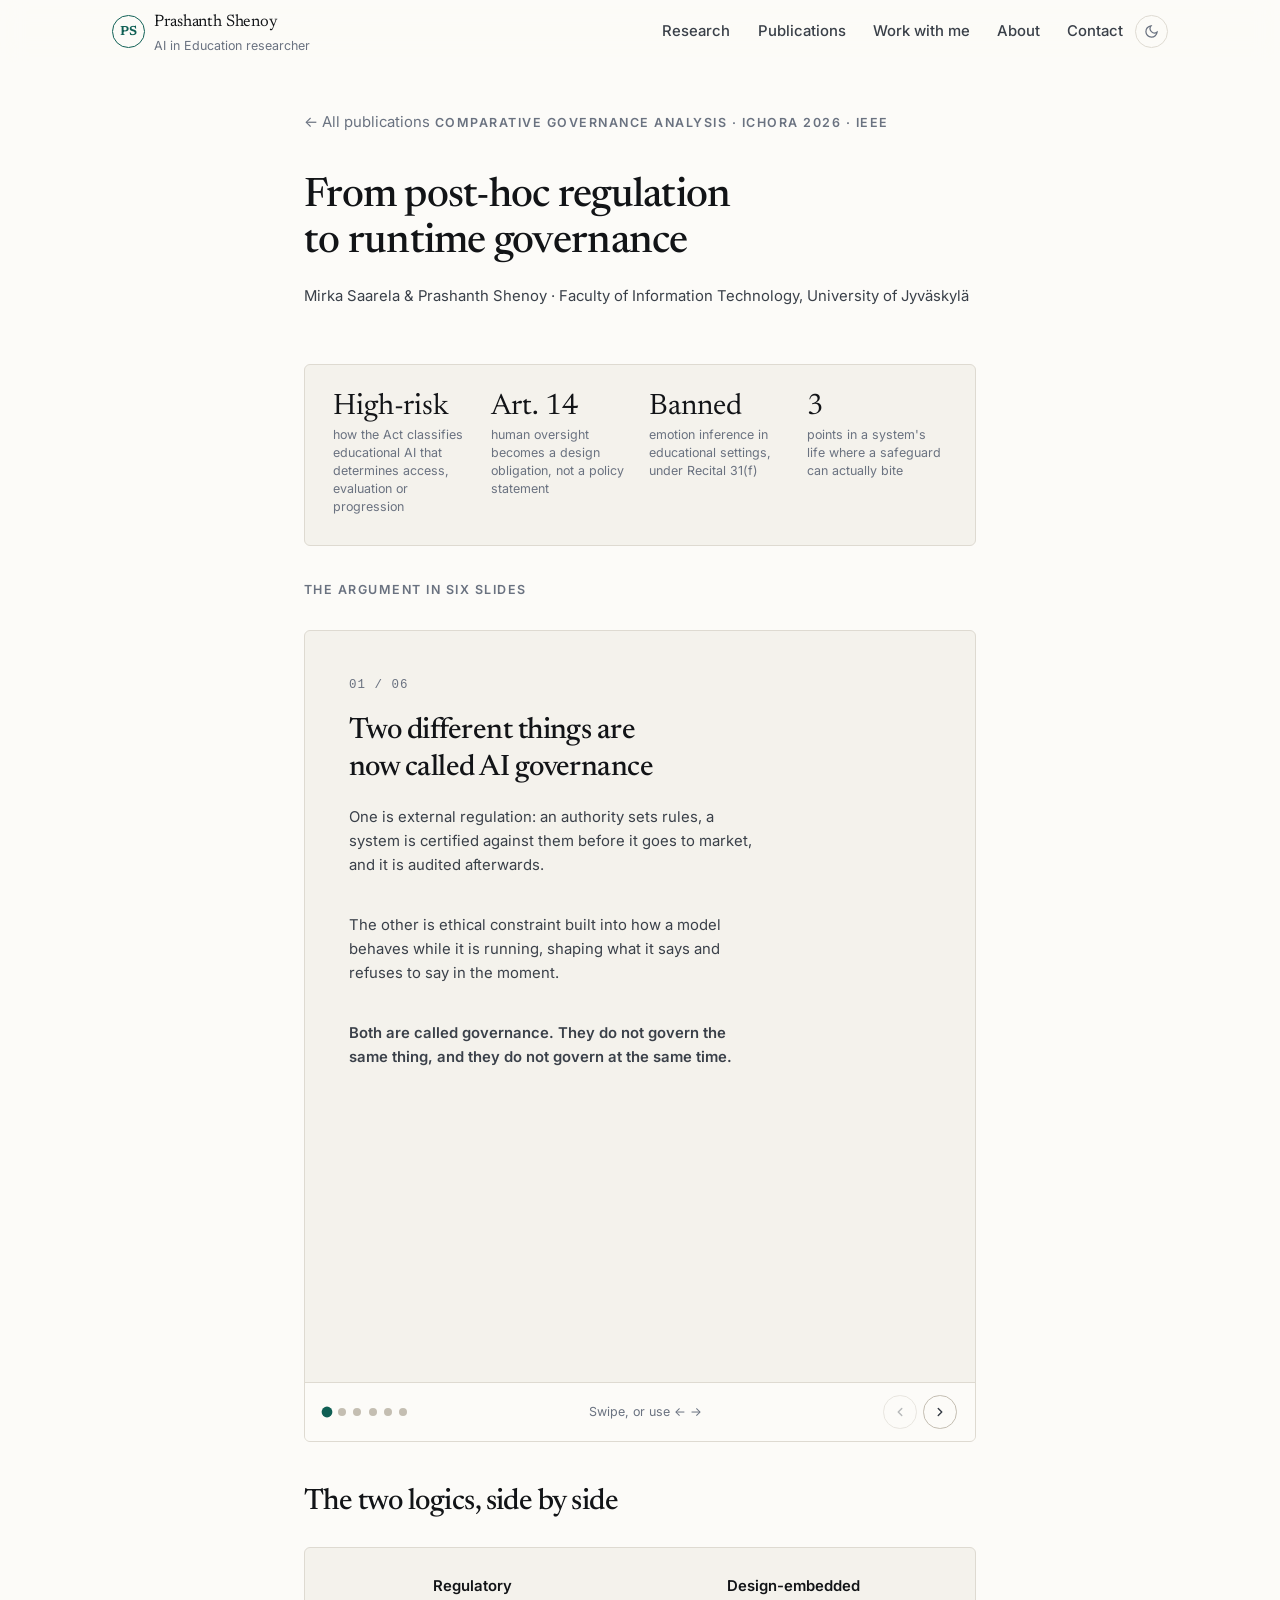
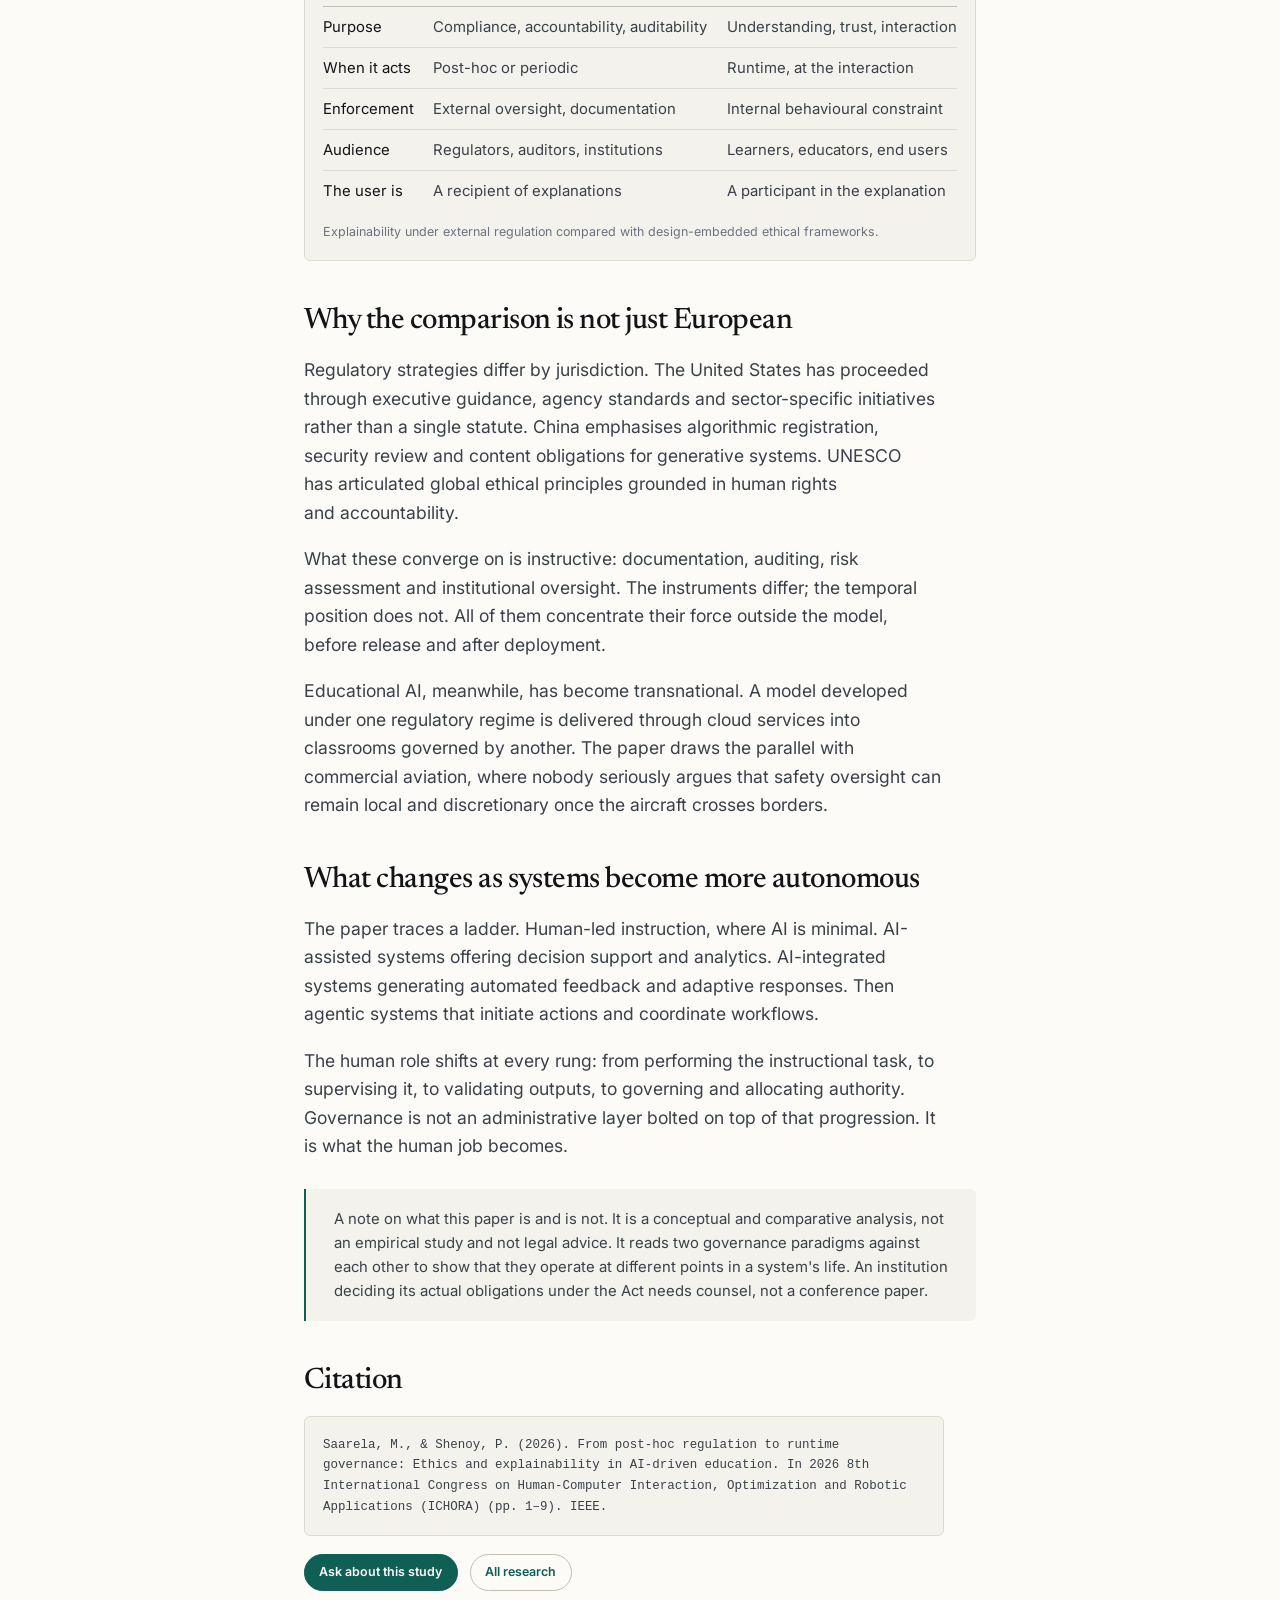
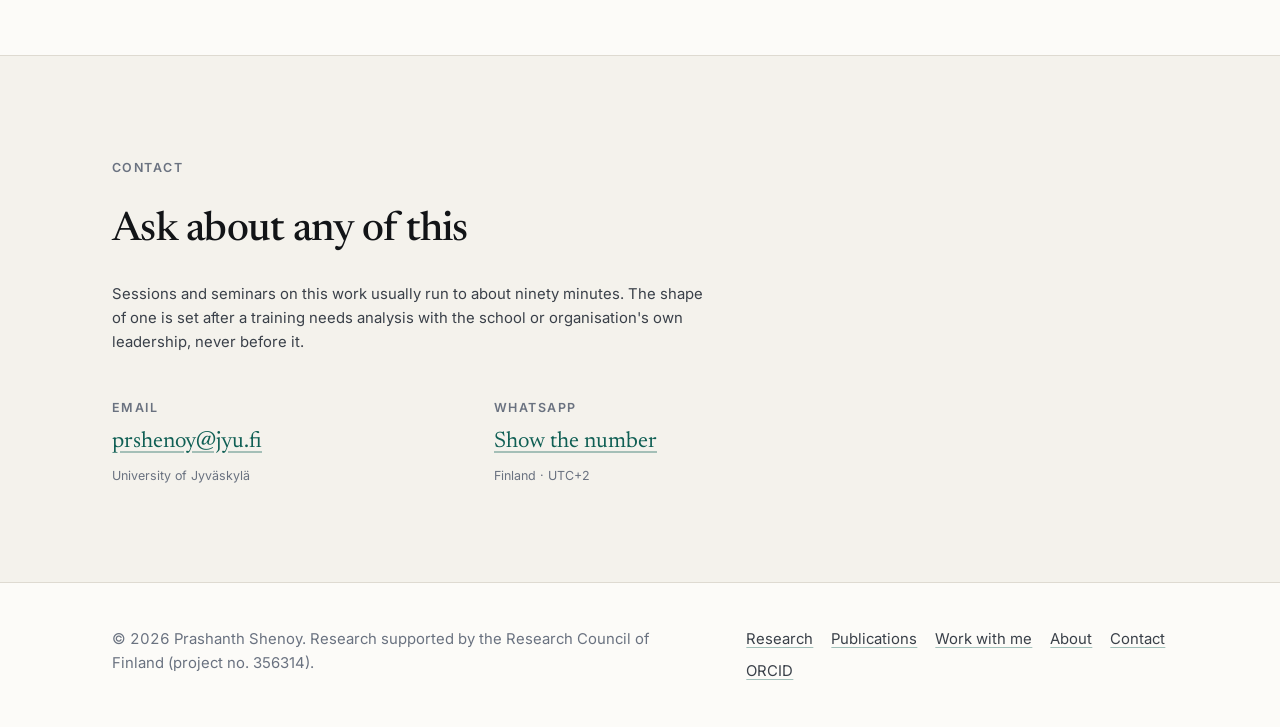
<file: research/eu-ai-act-runtime-governance-education.html>
<!DOCTYPE html>
<html lang="en">
<head>
<meta charset="utf-8">
<meta name="viewport" content="width=device-width, initial-scale=1">
<title>What the EU AI Act asks of a school, and what it cannot reach</title>
<meta name="description" content="The EU AI Act classifies educational AI that determines access, evaluation or progression as high-risk. This analysis compares regulation that bites at certification and audit against ethical constraints that bite while the system is running.">
<link rel="canonical" href="https://www.prashanthshenoy.com/research/eu-ai-act-runtime-governance-education.html">

<meta property="og:type" content="article">
<meta property="og:title" content="What the EU AI Act asks of a school, and what it cannot reach">
<meta property="og:description" content="Regulation arrives at certification and at audit. The behaviour a student actually meets is decided in between. A comparative analysis of two governance logics.">
<meta property="og:url" content="https://www.prashanthshenoy.com/research/eu-ai-act-runtime-governance-education.html">
<meta property="og:image" content="https://www.prashanthshenoy.com/assets/img/og-card.jpg">
<meta name="twitter:card" content="summary_large_image">

<link rel="icon" href="data:image/svg+xml,%3Csvg xmlns='http://www.w3.org/2000/svg' viewBox='0 0 32 32'%3E%3Ccircle cx='16' cy='16' r='15' fill='none' stroke='%230E5E56' stroke-width='2'/%3E%3Ctext x='16' y='22' font-family='Georgia,serif' font-size='15' font-weight='600' fill='%230E5E56' text-anchor='middle'%3EPS%3C/text%3E%3C/svg%3E">

<link rel="preconnect" href="https://fonts.googleapis.com">
<link rel="preconnect" href="https://fonts.gstatic.com" crossorigin>
<link href="https://fonts.googleapis.com/css2?family=Newsreader:ital,opsz,wght@0,6..72,400;0,6..72,500;0,6..72,600;1,6..72,400&family=Inter:wght@400;500;600&display=swap" rel="stylesheet">
<link rel="stylesheet" href="../assets/css/site.css">
</head>
<body>

<a class="skip-link" href="#main">Skip to content</a>

<header class="site-header">
  <div class="wrap site-header__inner">
    <a class="brand" href="../index.html">
      <span class="monogram" aria-hidden="true">PS</span>
      <span>
        <span class="brand__name">Prashanth Shenoy</span>
        <span class="brand__role">AI in Education researcher</span>
      </span>
    </a>
    <div class="header-actions">
      <nav class="nav" aria-label="Primary">
        <a href="../research.html">Research</a>
        <a href="../publications.html">Publications</a>
        <a href="../work-with-me.html">Work with me</a>
        <a href="../about.html">About</a>
        <a href="../contact.html">Contact</a>
      </nav>
      <details class="menu">
        <summary aria-label="Menu">
          <svg viewBox="0 0 24 24" width="16" height="16" fill="none" stroke="currentColor" stroke-width="2" stroke-linecap="round" aria-hidden="true"><path d="M3 6h18M3 12h18M3 18h18"/></svg>
        </summary>
        <div class="menu__panel">
          <a href="../research.html">Research</a>
          <a href="../publications.html">Publications</a>
          <a href="../work-with-me.html">Work with me</a>
          <a href="../about.html">About</a>
          <a href="../contact.html">Contact</a>
        </div>
      </details>
      <button class="theme-toggle" type="button" aria-label="Switch theme">
        <svg viewBox="0 0 24 24" fill="none" stroke="currentColor" stroke-width="2" stroke-linecap="round" aria-hidden="true">
          <path d="M21 12.8A9 9 0 1 1 11.2 3a7 7 0 0 0 9.8 9.8z"/>
        </svg>
      </button>
    </div>
  </div>
</header>

<main id="main">

<section class="study-hero">
  <div class="wrap wrap--narrow">
    <a class="back-link" href="../publications.html">&larr; All publications</a>
    <span class="eyebrow">Comparative governance analysis &middot; ICHORA 2026 &middot; IEEE</span>
    <h1>From post-hoc regulation to runtime governance</h1>
    <p class="authors">Mirka Saarela &amp; Prashanth Shenoy &middot; Faculty of Information Technology, University of Jyväskylä</p>
  </div>
</section>

<div class="wrap wrap--narrow">

  <div class="keyfacts">
    <div class="keyfact"><span class="n">High-risk</span><p>how the Act classifies educational AI that determines access, evaluation or progression</p></div>
    <div class="keyfact"><span class="n">Art. 14</span><p>human oversight becomes a design obligation, not a policy statement</p></div>
    <div class="keyfact"><span class="n">Banned</span><p>emotion inference in educational settings, under Recital 31(f)</p></div>
    <div class="keyfact"><span class="n num">3</span><p>points in a system's life where a safeguard can actually bite</p></div>
  </div>

  <!-- ================= THE DECK ================= -->
  <span class="eyebrow">The argument in six slides</span>
  <div class="deck">
    <div class="deck__track" role="group" aria-label="Explainer slides. Use the arrow keys or swipe.">

      <article class="slide">
        <span class="slide__n">01 / 06</span>
        <h3>Two different things are now called AI governance</h3>
        <p>
          One is external regulation: an authority sets rules, a system is certified against
          them before it goes to market, and it is audited afterwards.
        </p>
        <p>
          The other is ethical constraint built into how a model behaves while it is running,
          shaping what it says and refuses to say in the moment.
        </p>
        <p>
          <strong>Both are called governance. They do not govern the same thing, and they do
          not govern at the same time.</strong>
        </p>
      </article>

      <article class="slide">
        <span class="slide__n">02 / 06</span>
        <h3>The useful question is when the constraint bites</h3>
        <p>
          Fairness research already sorts interventions by stage: <strong>pre-processing</strong>
          fixes the data, <strong>in-processing</strong> changes the learning, <strong>post-processing</strong>
          adjusts the output after the fact.
        </p>
        <p>
          Explainability sorts the same way: <strong>intrinsic</strong> (interpretable by design),
          <strong>in-hoc</strong> (reading the model during inference), <strong>post-hoc</strong>
          (an external explainer applied to a decision already made).
        </p>
        <p class="muted">
          Read that way, an argument about explainability stops being technical. It is an
          argument about when a commitment should take effect.
        </p>
      </article>

      <article class="slide">
        <span class="slide__n">03 / 06</span>
        <h3>What the Act actually does to a school</h3>
        <p>
          The EU AI Act is risk-based, and it puts educational AI that determines access,
          evaluation or progression in the <strong>high-risk</strong> category. That is not a
          niche classification; it covers admissions screening, assessment, placement and
          exam monitoring.
        </p>
        <p>
          Providers must run risk management, meet data governance standards, keep technical
          documentation, and enable human oversight. <strong>Article 14</strong> requires
          systems be built so a person can effectively oversee them. Conformity assessment
          and post-market monitoring extend accountability past launch.
        </p>
        <p>
          And some things are simply prohibited: inferring emotions in an educational setting
          is banned outright.
        </p>
      </article>

      <article class="slide">
        <span class="slide__n">04 / 06</span>
        <h3>The other paradigm governs at runtime</h3>
        <p>
          Some developers now publish structured normative commitments intended to shape the
          model's behaviour during training and deployment. Anthropic's constitution for
          Claude is the worked example in this paper.
        </p>
        <p>
          It instructs the model to be <em>transparent</em>, not pursuing hidden agendas or
          misrepresenting its own reasoning, and <em>forthright</em>, volunteering what a user
          would want in order to judge for themselves.
        </p>
        <p>
          <strong>That relocates explainability.</strong> It stops being a document produced
          for an auditor and becomes a property of the conversation a student is having.
        </p>
      </article>

      <article class="slide">
        <span class="slide__n">05 / 06</span>
        <h3>Each one has a hole the other fills</h3>
        <p>
          Regulation carries democratic legitimacy and real sanction, but it concentrates at
          certification and audit. Training data selection, architecture and inference
          constraints sit between those moments and are comparatively undergoverned.
        </p>
        <p>
          Design-embedded constraints operate exactly there, continuously and portably across
          jurisdictions. But they are authored by the developer. There is no public
          authorisation, and no enforceable penalty for changing them.
        </p>
        <div class="slide__fig">
          <svg viewBox="0 0 660 250" style="min-width:520px; width:100%" role="img" aria-label="Diagram of an AI system lifecycle. Regulatory governance covers ex-ante conformity assessment at the start and audit and post-market monitoring at the end, with a dashed gap across the middle. Design-embedded governance covers that middle stretch, runtime and interaction.">
            <g font-family="Inter, sans-serif" fill="var(--ink-3)">

              <text x="80" y="26" font-size="12.5" font-weight="600" fill="var(--accent)" letter-spacing="1.2">REGULATORY GOVERNANCE</text>
              <rect x="80" y="40" width="170" height="30" rx="4" fill="var(--accent)" opacity="0.85"/>
              <text x="165" y="60" font-size="12.5" text-anchor="middle" fill="var(--paper)">Ex-ante conformity</text>
              <rect x="460" y="40" width="160" height="30" rx="4" fill="var(--accent)" opacity="0.85"/>
              <text x="540" y="60" font-size="12.5" text-anchor="middle" fill="var(--paper)">Audit, monitoring</text>
              <line x1="250" y1="55" x2="460" y2="55" stroke="var(--rule-strong)" stroke-width="1.5" stroke-dasharray="5 4"/>
              <text x="355" y="90" font-size="12.5" text-anchor="middle" font-style="italic">little regulatory purchase here</text>

              <line x1="70" y1="125" x2="630" y2="125" stroke="var(--rule-strong)" stroke-width="1.5"/>
              <line x1="260" y1="119" x2="260" y2="131" stroke="var(--rule-strong)" stroke-width="1.5"/>
              <line x1="450" y1="119" x2="450" y2="131" stroke="var(--rule-strong)" stroke-width="1.5"/>
              <g font-size="12.5" text-anchor="middle" fill="var(--ink)">
                <text x="165" y="146">Design &amp; training</text>
                <text x="355" y="146">Runtime &amp; interaction</text>
                <text x="540" y="146">Deployment &amp; audit</text>
              </g>

              <text x="80" y="185" font-size="12.5" font-weight="600" fill="var(--accent)" letter-spacing="1.2">DESIGN-EMBEDDED GOVERNANCE</text>
              <rect x="250" y="198" width="210" height="30" rx="4" fill="none" stroke="var(--accent)" stroke-width="2"/>
              <text x="355" y="218" font-size="12.5" text-anchor="middle" fill="var(--accent)">Runtime constraints</text>
            </g>
          </svg>
        </div>
      </article>

      <article class="slide">
        <span class="slide__n">06 / 06</span>
        <h3>Three questions worth asking your vendor</h3>
        <ol style="display:grid; gap:.55rem; padding-left:1.2rem; color:var(--ink-2); font-size:var(--step--1); margin-top:.25rem">
          <li>Which of the things we use this system for fall inside the high-risk category, and who has written that down?</li>
          <li>For each safeguard you have described, at what point in the system's life does it actually take effect: before release, while it is running, or only when someone audits it?</li>
          <li>Who authored the constraints that operate at runtime, and what happens, to us, if they change them?</li>
        </ol>
        <p style="margin-top:.75rem">
          Compliance and design are not alternatives. Concentrating everything at audit reduces
          governance to paperwork; relying only on a vendor's constitution privatises the rules.
        </p>
        <p class="slide__sign">PS</p>
      </article>

    </div>

    <div class="deck__bar">
      <div class="deck__dots" role="tablist" aria-label="Slides"></div>
      <span class="deck__hint">Swipe, or use &larr; &rarr;</span>
      <div class="deck__nav">
        <button class="deck__btn" type="button" data-deck="prev" aria-label="Previous slide">
          <svg viewBox="0 0 24 24" fill="none" stroke="currentColor" stroke-width="2.5" stroke-linecap="round" stroke-linejoin="round"><path d="M15 18l-6-6 6-6"/></svg>
        </button>
        <button class="deck__btn" type="button" data-deck="next" aria-label="Next slide">
          <svg viewBox="0 0 24 24" fill="none" stroke="currentColor" stroke-width="2.5" stroke-linecap="round" stroke-linejoin="round"><path d="M9 18l6-6-6-6"/></svg>
        </button>
      </div>
    </div>
  </div>

  <!-- ================= PROSE ================= -->
  <div class="prose">

    <h2>The two logics, side by side</h2>
    <figure class="figure">
      <table style="width:100%; border-collapse:collapse; font-size:var(--step--1); min-width:440px">
        <thead>
          <tr style="text-align:left; border-bottom:1px solid var(--rule-strong)">
            <th style="padding:.5rem .6rem .5rem 0; font-weight:600"></th>
            <th style="padding:.5rem .6rem; font-weight:600">Regulatory</th>
            <th style="padding:.5rem 0 .5rem .6rem; font-weight:600">Design-embedded</th>
          </tr>
        </thead>
        <tbody style="color:var(--ink-2)">
          <tr style="border-bottom:1px solid var(--rule)">
            <td style="padding:.5rem .6rem .5rem 0; color:var(--ink)">Purpose</td>
            <td style="padding:.5rem .6rem">Compliance, accountability, auditability</td>
            <td style="padding:.5rem 0 .5rem .6rem">Understanding, trust, interaction</td>
          </tr>
          <tr style="border-bottom:1px solid var(--rule)">
            <td style="padding:.5rem .6rem .5rem 0; color:var(--ink)">When it acts</td>
            <td style="padding:.5rem .6rem">Post-hoc or periodic</td>
            <td style="padding:.5rem 0 .5rem .6rem">Runtime, at the interaction</td>
          </tr>
          <tr style="border-bottom:1px solid var(--rule)">
            <td style="padding:.5rem .6rem .5rem 0; color:var(--ink)">Enforcement</td>
            <td style="padding:.5rem .6rem">External oversight, documentation</td>
            <td style="padding:.5rem 0 .5rem .6rem">Internal behavioural constraint</td>
          </tr>
          <tr style="border-bottom:1px solid var(--rule)">
            <td style="padding:.5rem .6rem .5rem 0; color:var(--ink)">Audience</td>
            <td style="padding:.5rem .6rem">Regulators, auditors, institutions</td>
            <td style="padding:.5rem 0 .5rem .6rem">Learners, educators, end users</td>
          </tr>
          <tr>
            <td style="padding:.5rem .6rem .5rem 0; color:var(--ink)">The user is</td>
            <td style="padding:.5rem .6rem">A recipient of explanations</td>
            <td style="padding:.5rem 0 .5rem .6rem">A participant in the explanation</td>
          </tr>
        </tbody>
      </table>
      <figcaption>Explainability under external regulation compared with design-embedded ethical frameworks.</figcaption>
    </figure>

    <h2>Why the comparison is not just European</h2>
    <p>
      Regulatory strategies differ by jurisdiction. The United States has proceeded through
      executive guidance, agency standards and sector-specific initiatives rather than a
      single statute. China emphasises algorithmic registration, security review and
      content obligations for generative systems. UNESCO has articulated global ethical
      principles grounded in human rights and accountability.
    </p>
    <p>
      What these converge on is instructive: documentation, auditing, risk assessment and
      institutional oversight. The instruments differ; the temporal position does not. All
      of them concentrate their force outside the model, before release and after deployment.
    </p>
    <p>
      Educational AI, meanwhile, has become transnational. A model developed under one
      regulatory regime is delivered through cloud services into classrooms governed by
      another. The paper draws the parallel with commercial aviation, where nobody seriously
      argues that safety oversight can remain local and discretionary once the aircraft
      crosses borders.
    </p>

    <h2>What changes as systems become more autonomous</h2>
    <p>
      The paper traces a ladder. Human-led instruction, where AI is minimal. AI-assisted
      systems offering decision support and analytics. AI-integrated systems generating
      automated feedback and adaptive responses. Then agentic systems that initiate actions
      and coordinate workflows.
    </p>
    <p>
      The human role shifts at every rung: from performing the instructional task, to
      supervising it, to validating outputs, to governing and allocating authority. Governance
      is not an administrative layer bolted on top of that progression. It is what the human
      job becomes.
    </p>

    <div class="callout">
      <p>
        A note on what this paper is and is not. It is a conceptual and comparative analysis,
        not an empirical study and not legal advice. It reads two governance paradigms against
        each other to show that they operate at different points in a system's life. An
        institution deciding its actual obligations under the Act needs counsel, not a
        conference paper.
      </p>
    </div>

    <h2>Citation</h2>
    <p class="cite">Saarela, M., &amp; Shenoy, P. (2026). From post-hoc regulation to runtime governance: Ethics and explainability in AI-driven education. In 2026 8th International Congress on Human-Computer Interaction, Optimization and Robotic Applications (ICHORA) (pp. 1&ndash;9). IEEE.</p>

    <div class="cluster mt-4">
      <a class="btn btn--sm" href="mailto:prshenoy@jyu.fi?subject=Question%20about%20the%20EU%20AI%20Act%20analysis">Ask about this study</a>
      <a class="btn btn--ghost btn--sm" href="../publications.html">All research</a>
    </div>

  </div>
</div>

<section class="contact" style="margin-top:var(--sp-6)">
  <div class="wrap">
    <span class="eyebrow">Contact</span>
    <h2 class="mt-4">Ask about any of this</h2>
    <p class="mt-4" style="max-width:38rem; color:var(--ink-2); font-size:var(--step--1)">
      Sessions and seminars on this work usually run to about ninety minutes. The shape of
      one is set after a training needs analysis with the school or organisation's own
      leadership, never before it.
    </p>
    <div class="contact__grid">
      <div class="contact__item">
        <span class="eyebrow">Email</span>
        <a href="mailto:prshenoy@jyu.fi">prshenoy@jyu.fi</a>
        <span class="note">University of Jyväskylä</span>
      </div>
      <div class="contact__item">
        <span class="eyebrow">WhatsApp</span>
        <button type="button" data-reveal-phone data-x="MzU4NDY4MDQxNzMz">Show the number</button>
        <span class="note">Finland &middot; UTC+2</span>
      </div>
    </div>
  </div>
</section>

</main>

<footer class="site-footer">
  <div class="wrap site-footer__grid">
    <p>&copy; <span class="num">2026</span> Prashanth Shenoy. Research supported by the Research Council of Finland (project no. 356314).</p>
    <div class="site-footer__links">
      <a href="../research.html">Research</a>
      <a href="../publications.html">Publications</a>
      <a href="../work-with-me.html">Work with me</a>
      <a href="../about.html">About</a>
      <a href="../contact.html">Contact</a>
      <a href="https://orcid.org/0009-0000-4653-6191">ORCID</a>
    </div>
  </div>
</footer>

<script src="../assets/js/site.js" defer></script>
</body>
</html>
</file>
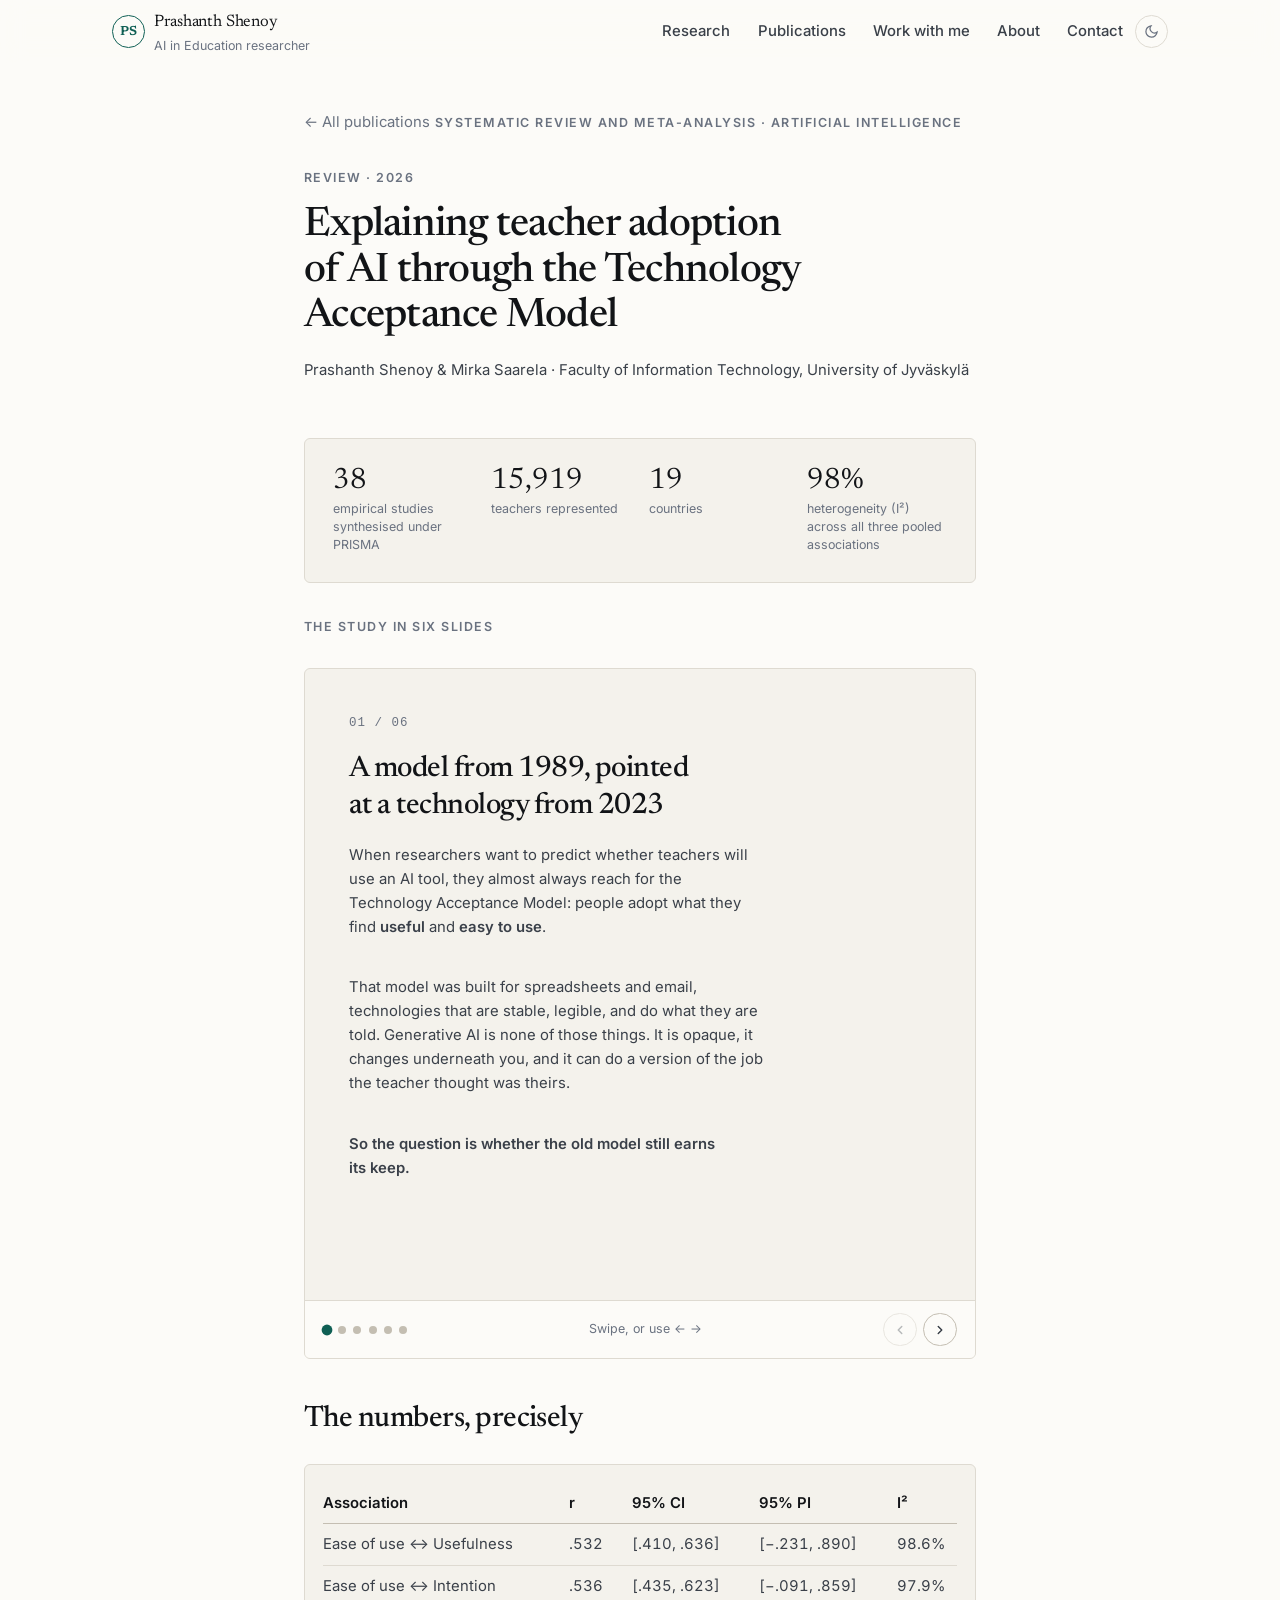
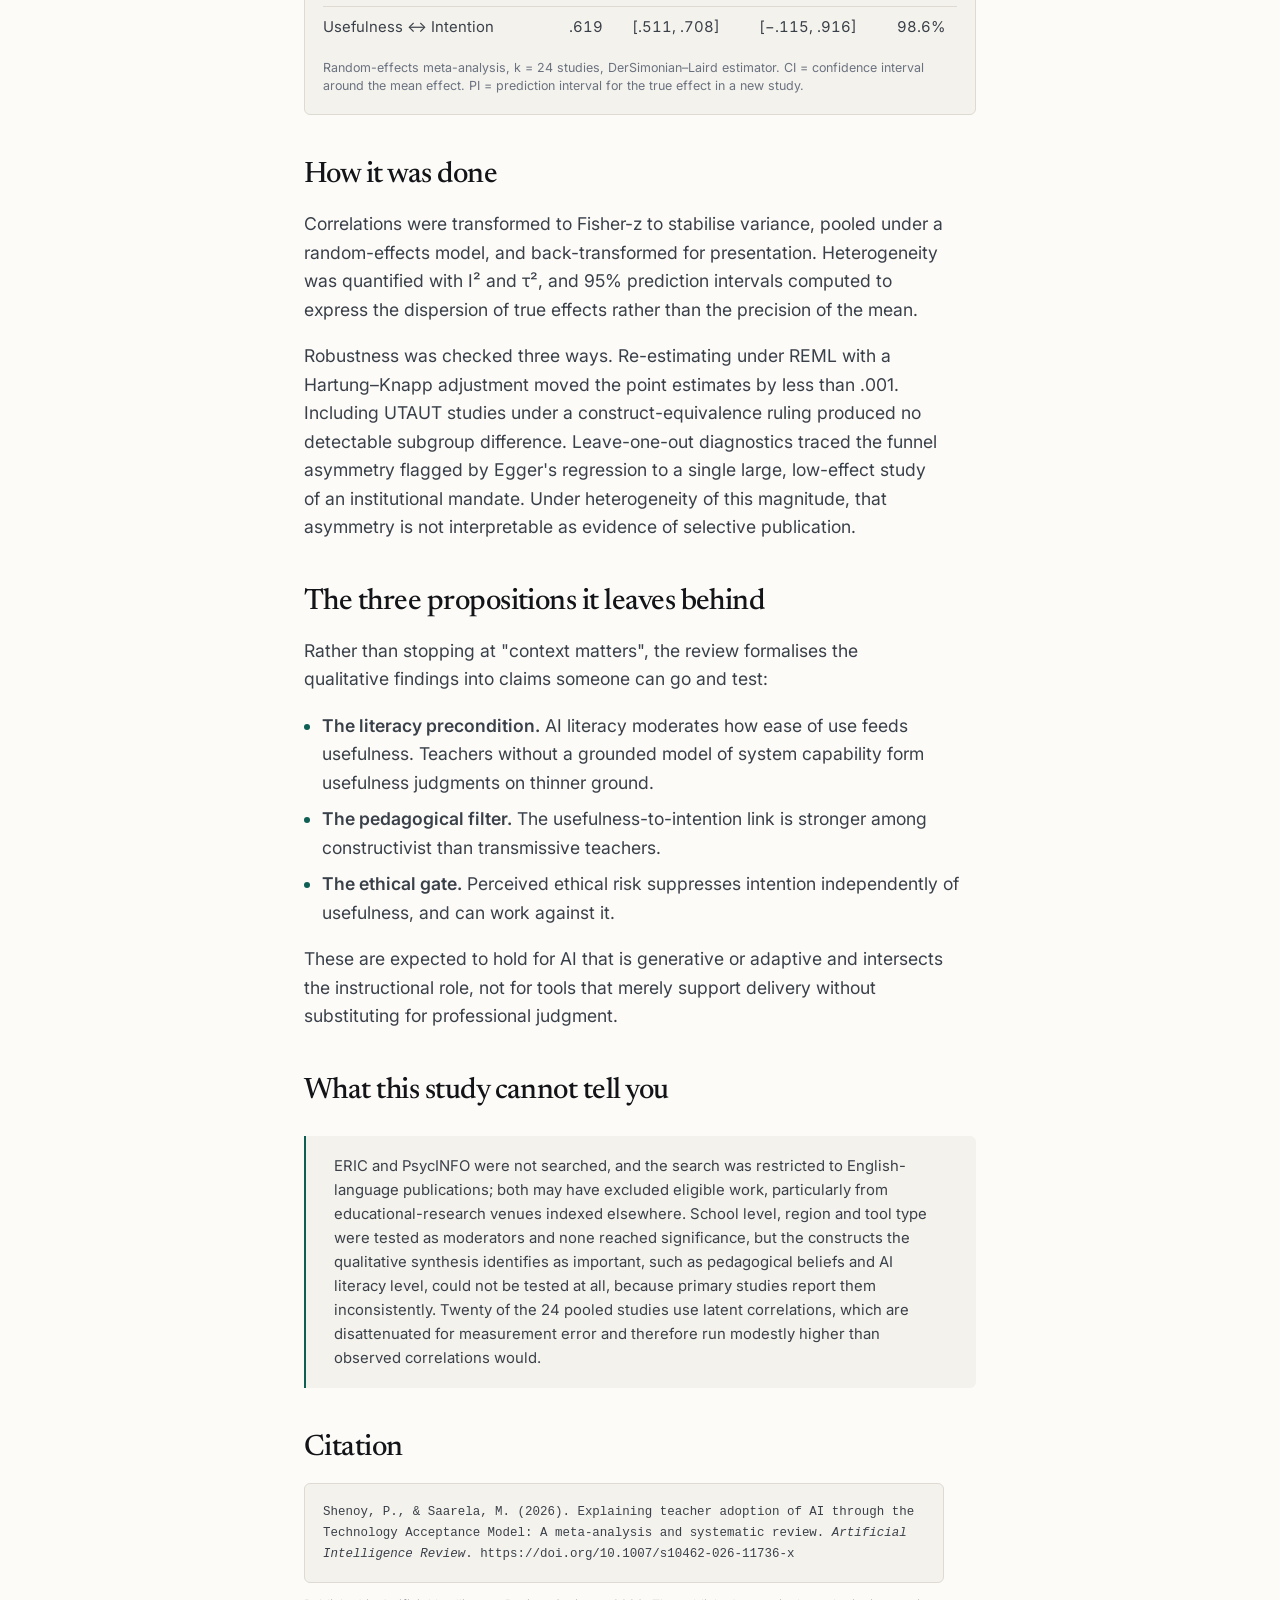
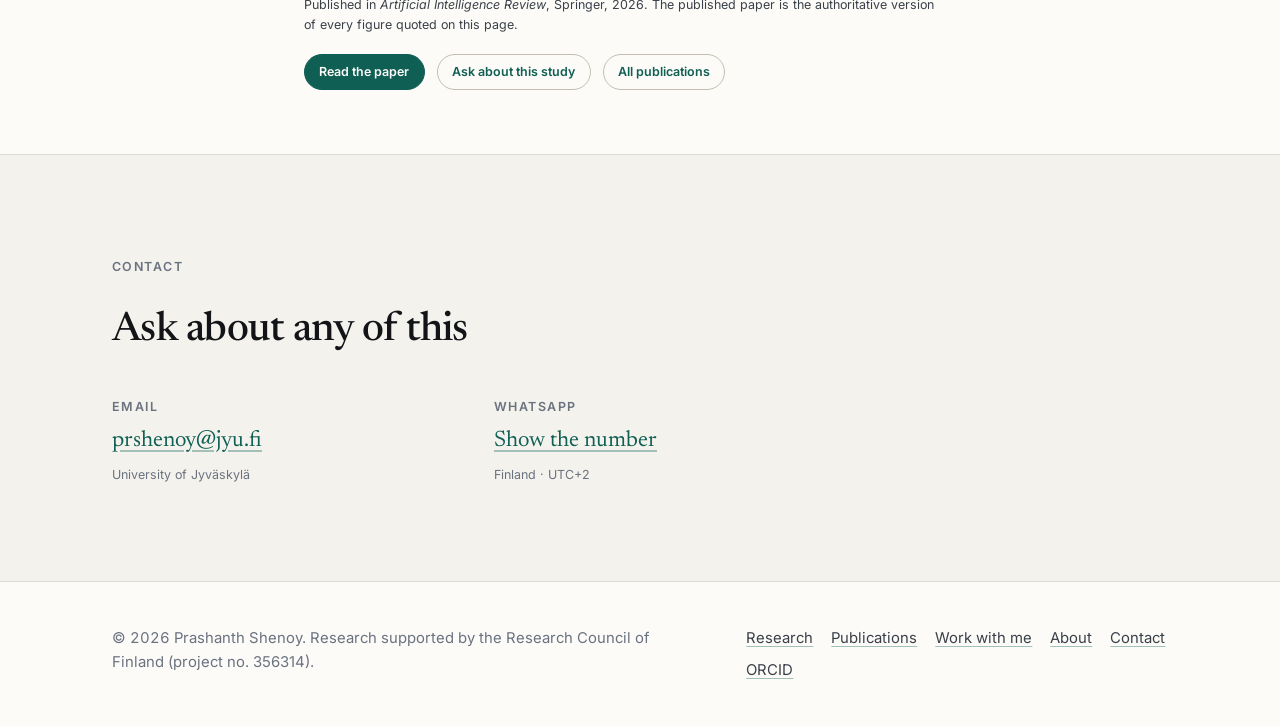
<file: research/teacher-ai-adoption-tam-meta-analysis.html>
<!DOCTYPE html>
<html lang="en">
<head>
<meta charset="utf-8">
<meta name="viewport" content="width=device-width, initial-scale=1">
<title>Does the standard adoption model still explain teacher AI use? Prashanth Shenoy</title>
<meta name="description" content="A PRISMA systematic review of 38 studies and 15,919 teachers across 19 countries, with a random-effects meta-analysis. The Technology Acceptance Model holds directionally, but heterogeneity is high enough that the pooled values say little about any specific school.">
<link rel="canonical" href="https://www.prashanthshenoy.com/research/teacher-ai-adoption-tam-meta-analysis.html">

<meta property="og:type" content="article">
<meta property="og:title" content="Does the standard adoption model still explain teacher AI use?">
<meta property="og:description" content="38 studies. 15,919 teachers. 19 countries. The pooled correlations are strong, and the prediction intervals run from negative to near-unity.">
<meta property="og:url" content="https://www.prashanthshenoy.com/research/teacher-ai-adoption-tam-meta-analysis.html">
<meta property="og:image" content="https://www.prashanthshenoy.com/assets/img/og-card.jpg">
<meta name="twitter:card" content="summary_large_image">

<link rel="icon" href="data:image/svg+xml,%3Csvg xmlns='http://www.w3.org/2000/svg' viewBox='0 0 32 32'%3E%3Ccircle cx='16' cy='16' r='15' fill='none' stroke='%230E5E56' stroke-width='2'/%3E%3Ctext x='16' y='22' font-family='Georgia,serif' font-size='15' font-weight='600' fill='%230E5E56' text-anchor='middle'%3EPS%3C/text%3E%3C/svg%3E">

<link rel="preconnect" href="https://fonts.googleapis.com">
<link rel="preconnect" href="https://fonts.gstatic.com" crossorigin>
<link href="https://fonts.googleapis.com/css2?family=Newsreader:ital,opsz,wght@0,6..72,400;0,6..72,500;0,6..72,600;1,6..72,400&family=Inter:wght@400;500;600&display=swap" rel="stylesheet">
<link rel="stylesheet" href="../assets/css/site.css">
</head>
<body>

<a class="skip-link" href="#main">Skip to content</a>

<header class="site-header">
  <div class="wrap site-header__inner">
    <a class="brand" href="../index.html">
      <span class="monogram" aria-hidden="true">PS</span>
      <span>
        <span class="brand__name">Prashanth Shenoy</span>
        <span class="brand__role">AI in Education researcher</span>
      </span>
    </a>
    <div class="header-actions">
      <nav class="nav" aria-label="Primary">
        <a href="../research.html">Research</a>
        <a href="../publications.html">Publications</a>
        <a href="../work-with-me.html">Work with me</a>
        <a href="../about.html">About</a>
        <a href="../contact.html">Contact</a>
      </nav>
      <details class="menu">
        <summary aria-label="Menu">
          <svg viewBox="0 0 24 24" width="16" height="16" fill="none" stroke="currentColor" stroke-width="2" stroke-linecap="round" aria-hidden="true"><path d="M3 6h18M3 12h18M3 18h18"/></svg>
        </summary>
        <div class="menu__panel">
          <a href="../research.html">Research</a>
          <a href="../publications.html">Publications</a>
          <a href="../work-with-me.html">Work with me</a>
          <a href="../about.html">About</a>
          <a href="../contact.html">Contact</a>
        </div>
      </details>
      <button class="theme-toggle" type="button" aria-label="Switch theme">
        <svg viewBox="0 0 24 24" fill="none" stroke="currentColor" stroke-width="2" stroke-linecap="round" aria-hidden="true">
          <path d="M21 12.8A9 9 0 1 1 11.2 3a7 7 0 0 0 9.8 9.8z"/>
        </svg>
      </button>
    </div>
  </div>
</header>

<main id="main">

<section class="study-hero">
  <div class="wrap wrap--narrow">
    <a class="back-link" href="../publications.html">&larr; All publications</a>
    <span class="eyebrow">Systematic review and meta-analysis &middot; Artificial Intelligence Review &middot; 2026</span>
    <h1>Explaining teacher adoption of AI through the Technology Acceptance Model</h1>
    <p class="authors">Prashanth Shenoy &amp; Mirka Saarela &middot; Faculty of Information Technology, University of Jyväskylä</p>
  </div>
</section>

<div class="wrap wrap--narrow">

  <div class="keyfacts">
    <div class="keyfact"><span class="n num">38</span><p>empirical studies synthesised under PRISMA</p></div>
    <div class="keyfact"><span class="n num">15,919</span><p>teachers represented</p></div>
    <div class="keyfact"><span class="n num">19</span><p>countries</p></div>
    <div class="keyfact"><span class="n num">98%</span><p>heterogeneity (I²) across all three pooled associations</p></div>
  </div>

  <!-- ================= THE DECK ================= -->
  <span class="eyebrow">The study in six slides</span>
  <div class="deck">
    <div class="deck__track" role="group" aria-label="Explainer slides. Use the arrow keys or swipe.">

      <article class="slide">
        <span class="slide__n">01 / 06</span>
        <h3>A model from 1989, pointed at a technology from 2023</h3>
        <p>
          When researchers want to predict whether teachers will use an AI tool, they almost
          always reach for the Technology Acceptance Model: people adopt what they find
          <strong>useful</strong> and <strong>easy to use</strong>.
        </p>
        <p>
          That model was built for spreadsheets and email, technologies that are stable,
          legible, and do what they are told. Generative AI is none of those things. It is
          opaque, it changes underneath you, and it can do a version of the job the teacher
          thought was theirs.
        </p>
        <p><strong>So the question is whether the old model still earns its keep.</strong></p>
      </article>

      <article class="slide">
        <span class="slide__n">02 / 06</span>
        <h3>What went into the pool</h3>
        <p>
          A PRISMA systematic review identified <strong>38 empirical studies</strong> of teacher
          AI adoption: <strong>15,919 teachers</strong> across <strong>19 countries</strong>.
        </p>
        <p>
          Twenty-four of those reported correlations that could be extracted and pooled
          (N&nbsp;=&nbsp;11,768). Those were transformed to Fisher-z, combined under a
          random-effects model, and converted back for reporting.
        </p>
        <p class="muted">
          The other fourteen studies were not discarded. They carry the qualitative synthesis
          that turns out to matter more than the averages.
        </p>
      </article>

      <article class="slide">
        <span class="slide__n">03 / 06</span>
        <h3>The averages look reassuring</h3>
        <p>All three core relationships are positive and moderate to strong:</p>
        <p class="num" style="font-family:var(--font-display); font-size:var(--step-1); color:var(--ink); line-height:1.9">
          Ease of use &harr; Usefulness &nbsp;&nbsp;<strong>r = .53</strong><br>
          Ease of use &harr; Intention &nbsp;&nbsp;<strong>r = .54</strong><br>
          Usefulness &harr; Intention &nbsp;&nbsp;<strong>r = .62</strong>
        </p>
        <p>
          Usefulness is the strongest link to intention. Read this far and the conclusion writes
          itself: convince teachers a tool is useful and they will adopt it.
        </p>
      </article>

      <article class="slide">
        <span class="slide__n">04 / 06</span>
        <h3>Then look at the spread</h3>
        <p>
          The narrow bar is the confidence interval, showing how precisely the <em>average</em> is
          known. The wide bar is the prediction interval: where the association would plausibly
          land <strong>in the next school you walk into</strong>.
        </p>
        <p>
          For every one of the three, that interval starts below zero and runs almost to one.
          The average is well estimated. The next case could fall almost anywhere along that range.
        </p>
        <div class="slide__fig">
          <svg viewBox="0 0 660 210" style="min-width:520px; width:100%" role="img" aria-label="Forest-style plot. For all three associations the 95% confidence interval is narrow around r = 0.5 to 0.6, while the 95% prediction interval spans from below zero to near 0.9.">
            <g font-family="Inter, sans-serif" font-size="14" fill="var(--ink-3)">
              <line x1="227.7" y1="20" x2="227.7" y2="160" stroke="var(--rule-strong)" stroke-width="1" stroke-dasharray="3 3"/>
              <text x="227.7" y="14" text-anchor="middle" font-size="12">r = 0</text>

              <!-- PEOU-PU -->
              <text x="0" y="50" fill="var(--ink)" font-size="14" font-weight="500">Ease ↔ Useful</text>
              <line x1="137.1" y1="45" x2="576.8" y2="45" stroke="var(--accent)" stroke-width="9" stroke-linecap="round" opacity="0.22"/>
              <line x1="388.5" y1="45" x2="477.2" y2="45" stroke="var(--accent)" stroke-width="9" stroke-linecap="round"/>
              <circle cx="436.4" cy="45" r="5.5" fill="var(--paper)" stroke="var(--accent)" stroke-width="2.5"/>

              <!-- PEOU-BI -->
              <text x="0" y="100" fill="var(--ink)" font-size="14" font-weight="500">Ease ↔ Intent</text>
              <line x1="192.0" y1="95" x2="564.6" y2="95" stroke="var(--accent)" stroke-width="9" stroke-linecap="round" opacity="0.22"/>
              <line x1="398.3" y1="95" x2="472.1" y2="95" stroke="var(--accent)" stroke-width="9" stroke-linecap="round"/>
              <circle cx="437.9" cy="95" r="5.5" fill="var(--paper)" stroke="var(--accent)" stroke-width="2.5"/>

              <!-- PU-BI -->
              <text x="0" y="150" fill="var(--ink)" font-size="14" font-weight="500">Useful ↔ Intent</text>
              <line x1="182.6" y1="145" x2="587.0" y2="145" stroke="var(--accent)" stroke-width="9" stroke-linecap="round" opacity="0.22"/>
              <line x1="428.2" y1="145" x2="505.4" y2="145" stroke="var(--accent)" stroke-width="9" stroke-linecap="round"/>
              <circle cx="470.5" cy="145" r="5.5" fill="var(--paper)" stroke="var(--accent)" stroke-width="2.5"/>

              <!-- axis -->
              <line x1="110" y1="172" x2="620" y2="172" stroke="var(--rule)" stroke-width="1"/>
              <g font-size="12" text-anchor="middle">
                <text x="149.2" y="190">−0.2</text>
                <text x="227.7" y="190">0</text>
                <text x="306.2" y="190">0.2</text>
                <text x="384.6" y="190">0.4</text>
                <text x="463.1" y="190">0.6</text>
                <text x="541.5" y="190">0.8</text>
                <text x="620"   y="190">1.0</text>
              </g>
            </g>
          </svg>
        </div>
      </article>

      <article class="slide">
        <span class="slide__n">05 / 06</span>
        <h3>What the variation is actually made of</h3>
        <p>The qualitative synthesis of all 38 studies locates five conditions behind the spread:</p>
        <ol style="display:grid; gap:.5rem; padding-left:1.2rem; color:var(--ink-2); font-size:var(--step--1); margin-top:.25rem">
          <li><strong>AI literacy and trust.</strong> A usefulness judgment needs a working model of what the system can do.</li>
          <li><strong>Identity, not just function.</strong> Acceptance shifts from "does it work" to "what does it make me".</li>
          <li><strong>Institutional context and social norms.</strong> Mandates and peer practice.</li>
          <li><strong>Tool-specific logics.</strong> A chatbot and a grading system are not adopted the same way.</li>
          <li><strong>Ethical risk.</strong> A values-based gate that can override a positive usefulness judgment.</li>
        </ol>
      </article>

      <article class="slide">
        <span class="slide__n">06 / 06</span>
        <h3>What to do with this</h3>
        <p>
          If you are deciding whether teachers in your institution will take up an AI tool, the
          usefulness-and-ease survey will give you a confident average that may not transfer to your setting.
        </p>
        <p>
          The questions that carry the variance are different ones: do these teachers have a
          working model of what the system does? Does it threaten or extend how they see their
          job? What does the institution actually reward? And where is their ethical line?
        </p>
        <p><strong>The model is a compass, not a map. It gives you the direction; it does not give you the terrain.</strong></p>
        <p class="slide__sign">PS</p>
      </article>

    </div>

    <div class="deck__bar">
      <div class="deck__dots" role="tablist" aria-label="Slides"></div>
      <span class="deck__hint">Swipe, or use ← →</span>
      <div class="deck__nav">
        <button class="deck__btn" type="button" data-deck="prev" aria-label="Previous slide">
          <svg viewBox="0 0 24 24" fill="none" stroke="currentColor" stroke-width="2.5" stroke-linecap="round" stroke-linejoin="round"><path d="M15 18l-6-6 6-6"/></svg>
        </button>
        <button class="deck__btn" type="button" data-deck="next" aria-label="Next slide">
          <svg viewBox="0 0 24 24" fill="none" stroke="currentColor" stroke-width="2.5" stroke-linecap="round" stroke-linejoin="round"><path d="M9 18l6-6-6-6"/></svg>
        </button>
      </div>
    </div>
  </div>

  <!-- ================= PROSE ================= -->
  <div class="prose">

    <h2>The numbers, precisely</h2>
    <figure class="figure">
      <table style="width:100%; border-collapse:collapse; font-size:var(--step--1); min-width:420px">
        <thead>
          <tr style="text-align:left; border-bottom:1px solid var(--rule-strong)">
            <th style="padding:.5rem .6rem .5rem 0; font-weight:600">Association</th>
            <th style="padding:.5rem .6rem; font-weight:600">r</th>
            <th style="padding:.5rem .6rem; font-weight:600">95% CI</th>
            <th style="padding:.5rem .6rem; font-weight:600">95% PI</th>
            <th style="padding:.5rem 0 .5rem .6rem; font-weight:600">I²</th>
          </tr>
        </thead>
        <tbody class="num" style="color:var(--ink-2)">
          <tr style="border-bottom:1px solid var(--rule)">
            <td style="padding:.5rem .6rem .5rem 0">Ease of use ↔ Usefulness</td>
            <td style="padding:.5rem .6rem">.532</td><td style="padding:.5rem .6rem">[.410, .636]</td>
            <td style="padding:.5rem .6rem">[−.231, .890]</td><td style="padding:.5rem 0 .5rem .6rem">98.6%</td>
          </tr>
          <tr style="border-bottom:1px solid var(--rule)">
            <td style="padding:.5rem .6rem .5rem 0">Ease of use ↔ Intention</td>
            <td style="padding:.5rem .6rem">.536</td><td style="padding:.5rem .6rem">[.435, .623]</td>
            <td style="padding:.5rem .6rem">[−.091, .859]</td><td style="padding:.5rem 0 .5rem .6rem">97.9%</td>
          </tr>
          <tr>
            <td style="padding:.5rem .6rem .5rem 0">Usefulness ↔ Intention</td>
            <td style="padding:.5rem .6rem">.619</td><td style="padding:.5rem .6rem">[.511, .708]</td>
            <td style="padding:.5rem .6rem">[−.115, .916]</td><td style="padding:.5rem 0 .5rem .6rem">98.6%</td>
          </tr>
        </tbody>
      </table>
      <figcaption>
        Random-effects meta-analysis, k = 24 studies, DerSimonian–Laird estimator.
        CI = confidence interval around the mean effect. PI = prediction interval for the
        true effect in a new study.
      </figcaption>
    </figure>

    <h2>How it was done</h2>
    <p>
      Correlations were transformed to Fisher-z to stabilise variance, pooled under a
      random-effects model, and back-transformed for presentation. Heterogeneity was quantified
      with I² and τ², and 95% prediction intervals computed to express the dispersion of true
      effects rather than the precision of the mean.
    </p>
    <p>
      Robustness was checked three ways. Re-estimating under REML with a Hartung–Knapp
      adjustment moved the point estimates by less than .001. Including UTAUT studies under a
      construct-equivalence ruling produced no detectable subgroup difference. Leave-one-out
      diagnostics traced the funnel asymmetry flagged by Egger's regression to a single large,
      low-effect study of an institutional mandate. Under heterogeneity of this
      magnitude, that asymmetry is not interpretable as evidence of selective publication.
    </p>

    <h2>The three propositions it leaves behind</h2>
    <p>
      Rather than stopping at "context matters", the review formalises the qualitative findings
      into claims someone can go and test:
    </p>
    <ul>
      <li><strong>The literacy precondition.</strong> AI literacy moderates how ease of use feeds usefulness. Teachers without a grounded model of system capability form usefulness judgments on thinner ground.</li>
      <li><strong>The pedagogical filter.</strong> The usefulness-to-intention link is stronger among constructivist than transmissive teachers.</li>
      <li><strong>The ethical gate.</strong> Perceived ethical risk suppresses intention independently of usefulness, and can work against it.</li>
    </ul>
    <p>
      These are expected to hold for AI that is generative or adaptive and intersects the
      instructional role, not for tools that merely support delivery without substituting for
      professional judgment.
    </p>

    <h2>What this study cannot tell you</h2>
    <div class="callout">
      <p>
        ERIC and PsycINFO were not searched, and the search was restricted to English-language
        publications; both may have excluded eligible work, particularly from educational-research
        venues indexed elsewhere. School level, region and tool type were tested as moderators and
        none reached significance, but the constructs the qualitative synthesis identifies as
        important, such as pedagogical beliefs and AI literacy level, could not be tested at all,
        because primary studies report them inconsistently. Twenty of the 24 pooled studies use
        latent correlations, which are disattenuated for measurement error and therefore run
        modestly higher than observed correlations would.
      </p>
    </div>

    <h2>Citation</h2>
    <p class="cite">Shenoy, P., &amp; Saarela, M. (2026). Explaining teacher adoption of AI through the Technology Acceptance Model: A meta-analysis and systematic review. <em>Artificial Intelligence Review</em>. https://doi.org/10.1007/s10462-026-11736-x</p>
    <p class="muted" style="font-size:var(--step--2); margin-top:var(--sp-2)">
      Published in <em>Artificial Intelligence Review</em>, Springer, 2026. The published paper is
      the authoritative version of every figure quoted on this page.
    </p>

    <div class="cluster mt-4">
      <a class="btn btn--sm" href="https://doi.org/10.1007/s10462-026-11736-x">Read the paper</a>
      <a class="btn btn--ghost btn--sm" href="mailto:prshenoy@jyu.fi?subject=Question%20about%20the%20TAM%20meta-analysis">Ask about this study</a>
      <a class="btn btn--ghost btn--sm" href="../publications.html">All publications</a>
    </div>

  </div>
</div>

<section class="contact mt-5" style="margin-top:var(--sp-6)">
  <div class="wrap">
    <span class="eyebrow">Contact</span>
    <h2 class="mt-4">Ask about any of this</h2>
    <div class="contact__grid">
      <div class="contact__item">
        <span class="eyebrow">Email</span>
        <a href="mailto:prshenoy@jyu.fi">prshenoy@jyu.fi</a>
        <span class="note">University of Jyväskylä</span>
      </div>
      <div class="contact__item">
        <span class="eyebrow">WhatsApp</span>
        <button type="button" data-reveal-phone data-x="MzU4NDY4MDQxNzMz">Show the number</button>
        <span class="note">Finland &middot; UTC+2</span>
      </div>
    </div>
  </div>
</section>

</main>

<footer class="site-footer">
  <div class="wrap site-footer__grid">
    <p>&copy; <span class="num">2026</span> Prashanth Shenoy. Research supported by the Research Council of Finland (project no. 356314).</p>
    <div class="site-footer__links">
      <a href="../research.html">Research</a>
      <a href="../publications.html">Publications</a>
      <a href="../work-with-me.html">Work with me</a>
      <a href="../about.html">About</a>
      <a href="../contact.html">Contact</a>
      <a href="https://orcid.org/0009-0000-4653-6191">ORCID</a>
    </div>
  </div>
</footer>

<script src="../assets/js/site.js" defer></script>
</body>
</html>
</file>
<file: assets/css/site.css>
/* =========================================================================
   prashanthshenoy.com
   Research authority site: teacher AI literacy.

   House rules baked in here:
   no em dashes, no en dashes, British spelling, mobile first.
   One accent colour. Research strands are distinguished by label, not hue,
   because five colours on one page reads as decoration and this audience
   reads decoration as noise.
   ========================================================================= */

/* ---------- 1. Tokens ---------------------------------------------------- */

:root {
  --paper:        #FCFBF8;
  --paper-2:      #F4F2EC;
  --paper-3:      #E9E6DD;
  --ink:          #121417;
  --ink-2:        #3A4049;
  --ink-3:        #6A7280;
  --rule:         #DEDAD1;
  --rule-strong:  #C4BEB2;
  --accent:       #0F5F54;
  --accent-hover: #0A463E;
  --accent-wash:  #E3EEEB;
  --accent-ink:   #FCFBF8;
  --focus:        #0F5F54;
  --shadow:       0 1px 2px rgba(18,20,23,.04), 0 8px 24px rgba(18,20,23,.06);

  --font-display: "Newsreader", Georgia, "Times New Roman", serif;
  --font-body:    "Inter", -apple-system, BlinkMacSystemFont, "Segoe UI", Roboto, sans-serif;
  --font-mono:    ui-monospace, SFMono-Regular, Menlo, Consolas, monospace;

  --step--2: clamp(0.72rem, 0.70rem + 0.10vw, 0.78rem);
  --step--1: clamp(0.85rem, 0.82rem + 0.15vw, 0.93rem);
  --step-0:  clamp(1.00rem, 0.97rem + 0.18vw, 1.10rem);
  --step-1:  clamp(1.18rem, 1.10rem + 0.38vw, 1.42rem);
  --step-2:  clamp(1.42rem, 1.28rem + 0.70vw, 1.90rem);
  --step-3:  clamp(1.75rem, 1.46rem + 1.35vw, 2.70rem);
  --step-4:  clamp(2.15rem, 1.60rem + 2.70vw, 4.00rem);

  --sp-1: 0.375rem;
  --sp-2: 0.75rem;
  --sp-3: 1.125rem;
  --sp-4: 1.75rem;
  --sp-5: 2.75rem;
  --sp-6: 4rem;
  --sp-7: 6rem;

  --measure: 36rem;
  --wrap: 72rem;
  --radius: 6px;
}

@media (prefers-color-scheme: dark) {
  :root:not([data-theme="light"]) {
    --paper:        #0E1013;
    --paper-2:      #15181D;
    --paper-3:      #1D222A;
    --ink:          #EDEBE6;
    --ink-2:        #B5BAC2;
    --ink-3:        #878E98;
    --rule:         #262B33;
    --rule-strong:  #39404A;
    --accent:       #6FC9B9;
    --accent-hover: #93DACD;
    --accent-wash:  #14312C;
    --accent-ink:   #09100E;
    --focus:        #6FC9B9;
    --shadow:       0 1px 2px rgba(0,0,0,.3), 0 8px 24px rgba(0,0,0,.35);
  }
}

:root[data-theme="dark"] {
  --paper:        #0E1013;
  --paper-2:      #15181D;
  --paper-3:      #1D222A;
  --ink:          #EDEBE6;
  --ink-2:        #B5BAC2;
  --ink-3:        #878E98;
  --rule:         #262B33;
  --rule-strong:  #39404A;
  --accent:       #6FC9B9;
  --accent-hover: #93DACD;
  --accent-wash:  #14312C;
  --accent-ink:   #09100E;
  --focus:        #6FC9B9;
  --shadow:       0 1px 2px rgba(0,0,0,.3), 0 8px 24px rgba(0,0,0,.35);
}

/* ---------- 2. Reset ----------------------------------------------------- */

*, *::before, *::after { box-sizing: border-box; }
* { margin: 0; }

html { -webkit-text-size-adjust: 100%; scroll-behavior: smooth; scroll-padding-top: 5rem; }
@media (prefers-reduced-motion: reduce) {
  html { scroll-behavior: auto; }
  *, *::before, *::after {
    animation-duration: .01ms !important;
    animation-iteration-count: 1 !important;
    transition-duration: .01ms !important;
  }
}

body {
  background: var(--paper);
  color: var(--ink);
  font-family: var(--font-body);
  font-size: var(--step-0);
  line-height: 1.62;
  -webkit-font-smoothing: antialiased;
  text-rendering: optimizeLegibility;
  overflow-x: hidden;
}

img, svg, video { display: block; max-width: 100%; height: auto; }
button, input, select, textarea { font: inherit; color: inherit; }
:focus-visible { outline: 2px solid var(--focus); outline-offset: 3px; border-radius: 3px; }
::selection { background: var(--accent); color: var(--accent-ink); }

/* ---------- 3. Typography ------------------------------------------------ */

h1, h2, h3, h4 {
  font-family: var(--font-display);
  font-weight: 500;
  line-height: 1.12;
  letter-spacing: -0.018em;
  text-wrap: balance;
}
h1 { font-size: var(--step-4); }
h2 { font-size: var(--step-3); }
h3 { font-size: var(--step-1); line-height: 1.25; }

p { text-wrap: pretty; }
p + p { margin-top: var(--sp-3); }

a {
  color: var(--accent);
  text-decoration: underline;
  text-decoration-thickness: 1px;
  text-underline-offset: .18em;
  text-decoration-color: color-mix(in srgb, var(--accent) 38%, transparent);
  transition: color .15s ease, text-decoration-color .15s ease;
}
a:hover { color: var(--accent-hover); text-decoration-color: currentColor; }
strong { font-weight: 600; }

.eyebrow {
  font-size: var(--step--2);
  font-weight: 600;
  letter-spacing: .12em;
  text-transform: uppercase;
  color: var(--ink-3);
  font-family: var(--font-body);
}
.lede { font-size: var(--step-1); line-height: 1.5; color: var(--ink-2); font-family: var(--font-display); }
.muted { color: var(--ink-3); }
.num { font-variant-numeric: tabular-nums; font-feature-settings: "tnum" 1; }

/* ---------- 4. Layout ---------------------------------------------------- */

.wrap { width: 100%; max-width: var(--wrap); margin-inline: auto; padding-inline: clamp(1.25rem, 5vw, 3rem); }
.wrap--narrow { max-width: 48rem; }

section { padding-block: var(--sp-6); }
@media (min-width: 48rem) { section { padding-block: var(--sp-7); } }

.rule-top { border-top: 1px solid var(--rule); }
.tint { background: var(--paper-2); border-block: 1px solid var(--rule); }

.section-head { display: grid; gap: var(--sp-2); margin-bottom: var(--sp-5); max-width: 48rem; }
.section-head p { color: var(--ink-2); max-width: var(--measure); }

.stack { display: grid; gap: var(--sp-3); }
.cluster { display: flex; flex-wrap: wrap; gap: var(--sp-2); align-items: center; }
.mt-3 { margin-top: var(--sp-3); }
.mt-4 { margin-top: var(--sp-4); }
.mt-5 { margin-top: var(--sp-5); }

.visually-hidden {
  position: absolute !important; width: 1px; height: 1px;
  padding: 0; margin: -1px; overflow: hidden; clip: rect(0 0 0 0);
  white-space: nowrap; border: 0;
}

.skip-link { position: absolute; left: -9999px; background: var(--ink); color: var(--paper); padding: .6rem 1rem; z-index: 100; border-radius: var(--radius); }
.skip-link:focus { left: 1rem; top: .6rem; }

/* ---------- 5. Header ---------------------------------------------------- */

.site-header {
  position: sticky; top: 0; z-index: 50;
  background: color-mix(in srgb, var(--paper) 90%, transparent);
  backdrop-filter: saturate(160%) blur(12px);
  -webkit-backdrop-filter: saturate(160%) blur(12px);
  border-bottom: 1px solid transparent;
  transition: border-color .2s ease;
}
.site-header[data-scrolled="true"] { border-bottom-color: var(--rule); }
.site-header__inner { display: flex; align-items: center; justify-content: space-between; gap: var(--sp-3); min-height: 3.9rem; }

.brand { display: inline-flex; align-items: center; gap: .6rem; text-decoration: none; color: var(--ink); }
.brand:hover { color: var(--ink); }
.monogram {
  display: grid; place-items: center;
  width: 2.05rem; height: 2.05rem; flex: 0 0 auto;
  border: 1.5px solid var(--accent); border-radius: 50%;
  color: var(--accent); font-family: var(--font-display);
  font-size: .82rem; font-weight: 600; line-height: 1; padding-left: .04em;
}
.brand__name { font-family: var(--font-display); font-size: 1.04rem; letter-spacing: -.01em; white-space: nowrap; }
.brand__role { display: none; font-size: var(--step--2); color: var(--ink-3); }
@media (min-width: 62rem) { .brand__role { display: block; } }

.header-actions { display: flex; align-items: center; gap: var(--sp-2); }
.nav { display: none; align-items: center; gap: clamp(.9rem, 2.2vw, 1.7rem); }
@media (min-width: 54rem) { .nav { display: flex; } }
.nav a {
  color: var(--ink-2); text-decoration: none; font-size: var(--step--1);
  font-weight: 500; padding-block: .4rem; border-bottom: 1.5px solid transparent; white-space: nowrap;
}
.nav a:hover { color: var(--ink); border-bottom-color: var(--accent); }
.nav a[aria-current="page"] { color: var(--ink); border-bottom-color: var(--accent); }

.theme-toggle {
  background: none; border: 1px solid var(--rule); border-radius: 50%;
  width: 2.05rem; height: 2.05rem; display: grid; place-items: center;
  cursor: pointer; color: var(--ink-3); flex: 0 0 auto;
}
.theme-toggle:hover { color: var(--ink); border-color: var(--rule-strong); }
.theme-toggle svg { width: 15px; height: 15px; }

/* Mobile menu: a details element, so it works with no JS at all */
.menu { position: relative; }
@media (min-width: 54rem) { .menu { display: none; } }
.menu > summary {
  list-style: none; cursor: pointer;
  width: 2.05rem; height: 2.05rem; display: grid; place-items: center;
  border: 1px solid var(--rule); border-radius: 50%; color: var(--ink-2);
}
.menu > summary::-webkit-details-marker { display: none; }
.menu[open] > summary { border-color: var(--accent); color: var(--accent); }
.menu__panel {
  position: absolute; right: 0; top: calc(100% + .6rem);
  min-width: 13rem; display: grid; gap: .15rem;
  background: var(--paper); border: 1px solid var(--rule);
  border-radius: var(--radius); box-shadow: var(--shadow); padding: .5rem; z-index: 60;
}
.menu__panel a { text-decoration: none; color: var(--ink-2); font-size: var(--step--1); padding: .55rem .7rem; border-radius: 4px; }
.menu__panel a:hover { background: var(--paper-2); color: var(--ink); }

/* ---------- 6. Buttons --------------------------------------------------- */

.btn {
  display: inline-flex; align-items: center; gap: .5rem;
  padding: .7rem 1.2rem; border: 1px solid var(--accent); border-radius: 100px;
  background: var(--accent); color: var(--accent-ink);
  font-size: var(--step--1); font-weight: 600; text-decoration: none; cursor: pointer;
  transition: background .15s ease, border-color .15s ease, transform .15s ease;
}
.btn:hover { background: var(--accent-hover); border-color: var(--accent-hover); color: var(--accent-ink); transform: translateY(-1px); }
.btn--ghost { background: transparent; color: var(--accent); border-color: var(--rule-strong); }
.btn--ghost:hover { background: var(--accent-wash); color: var(--accent); border-color: var(--accent); }
.btn--sm { padding: .45rem .9rem; font-size: var(--step--2); }

/* ---------- 7. Hero ------------------------------------------------------ */

.hero { padding-block: var(--sp-5) var(--sp-5); }
@media (min-width: 52rem) { .hero { padding-block: var(--sp-6); } }
.hero__grid { display: grid; gap: var(--sp-4); align-items: center; }
@media (min-width: 52rem) { .hero__grid { grid-template-columns: 1.4fr .6fr; gap: var(--sp-6); } }

.hero__kicker { display: flex; flex-wrap: wrap; align-items: center; gap: .55rem; margin-bottom: var(--sp-3); }
.hero__kicker .dot { width: 3px; height: 3px; border-radius: 50%; background: var(--rule-strong); }
.hero h1 { max-width: 15ch; margin-bottom: var(--sp-3); }
.hero h1 em { font-style: italic; color: var(--accent); }
.hero__sub { font-size: var(--step-1); line-height: 1.5; color: var(--ink-2); max-width: 36rem; font-family: var(--font-display); }
.cta-row { display: flex; flex-wrap: wrap; gap: var(--sp-2); margin-top: var(--sp-4); }

.hero__portrait {
  width: 100%; max-width: 17rem; aspect-ratio: 4/5; object-fit: cover;
  border-radius: var(--radius); border: 1px solid var(--rule);
  justify-self: start; background: var(--paper-3);
}
@media (min-width: 52rem) { .hero__portrait { max-width: none; justify-self: stretch; } }

/* ---------- 8. Proof bar ------------------------------------------------- */

.proof { padding-block: var(--sp-5); }
.proof__grid { display: grid; gap: var(--sp-4) var(--sp-3); grid-template-columns: repeat(2, 1fr); }
@media (min-width: 46rem) { .proof__grid { grid-template-columns: repeat(3, 1fr); } }
@media (min-width: 64rem) { .proof__grid { grid-template-columns: repeat(5, 1fr); gap: var(--sp-4); } }

.proof__item { display: grid; gap: .25rem; align-content: start; }
.proof__n {
  font-family: var(--font-display); line-height: 1; color: var(--ink);
  font-size: clamp(1.9rem, 1.3rem + 2.2vw, 2.7rem); letter-spacing: -.02em;
}
.proof__item p { font-size: var(--step--2); color: var(--ink-2); line-height: 1.45; }

/* ---------- 9. Finding feed ----------------------------------------------
   The home page grid. Each card is a hook, a number and a reveal. Built on
   details and summary so the reveal works with JavaScript switched off.    */

.feed { display: grid; gap: var(--sp-3); }
@media (min-width: 44rem) { .feed { grid-template-columns: repeat(2, 1fr); } }
@media (min-width: 70rem) { .feed { grid-template-columns: repeat(3, 1fr); } }

.card {
  display: flex; flex-direction: column;
  border: 1px solid var(--rule); border-radius: var(--radius);
  background: var(--paper); overflow: hidden;
  transition: border-color .18s ease, transform .18s ease, box-shadow .18s ease;
}
.card:hover { border-color: var(--rule-strong); box-shadow: var(--shadow); }
.card:has(> details[open]) { border-color: var(--accent); }

.card__top { padding: var(--sp-4) var(--sp-4) var(--sp-3); display: grid; gap: var(--sp-2); }
.card__label { display: flex; flex-wrap: wrap; gap: .4rem .7rem; align-items: baseline; }
.card__strand { font-size: var(--step--2); font-weight: 600; letter-spacing: .1em; text-transform: uppercase; color: var(--accent); }
.card__venue { font-size: var(--step--2); color: var(--ink-3); }

.card__n {
  font-family: var(--font-display); line-height: 1; color: var(--ink);
  font-size: clamp(2.1rem, 1.5rem + 2.4vw, 3rem); letter-spacing: -.025em;
}
.card__hook { font-family: var(--font-display); font-size: var(--step-1); line-height: 1.26; color: var(--ink); }
.card__one { font-size: var(--step--1); color: var(--ink-2); }

.card > details { border-top: 1px dashed var(--rule); margin-top: auto; }
.card > details > summary {
  list-style: none; cursor: pointer; user-select: none;
  padding: .85rem var(--sp-4);
  display: flex; align-items: center; justify-content: space-between; gap: .75rem;
  font-size: var(--step--1); font-weight: 600; color: var(--accent);
}
.card > details > summary::-webkit-details-marker { display: none; }
.card > details > summary:hover { background: var(--accent-wash); }
.card > details > summary .chev { transition: transform .2s ease; flex: 0 0 auto; }
.card > details[open] > summary .chev { transform: rotate(180deg); }
.card > details[open] > summary { background: var(--accent-wash); }

.reveal { padding: var(--sp-3) var(--sp-4) var(--sp-4); display: grid; gap: var(--sp-3); background: var(--paper-2); }
.reveal dt { font-size: var(--step--2); font-weight: 600; letter-spacing: .09em; text-transform: uppercase; color: var(--ink-3); margin-bottom: .3rem; }
.reveal dd { margin: 0; font-size: var(--step--1); color: var(--ink-2); line-height: 1.55; }
.reveal .actions { display: flex; flex-wrap: wrap; gap: .5rem; padding-top: .25rem; }

/* status chips */
.chip {
  display: inline-block; font-size: var(--step--2); font-weight: 600;
  letter-spacing: .05em; text-transform: uppercase;
  border-radius: 100px; padding: .12rem .55rem;
  border: 1px solid var(--rule-strong); color: var(--ink-3);
}
.chip--published { border-color: var(--accent); color: var(--accent); background: var(--accent-wash); }
.chip--accepted  { border-color: var(--accent); color: var(--accent); }

/* ---------- 10. Strand cards --------------------------------------------- */

.strands { display: grid; gap: var(--sp-3); }
@media (min-width: 44rem) { .strands { grid-template-columns: repeat(2, 1fr); } }
@media (min-width: 68rem) { .strands { grid-template-columns: repeat(3, 1fr); } }

.strand {
  display: flex; flex-direction: column; gap: var(--sp-2);
  padding: var(--sp-4); border: 1px solid var(--rule); border-radius: var(--radius);
  background: var(--paper); text-decoration: none; color: inherit;
  transition: border-color .18s ease, transform .18s ease, box-shadow .18s ease;
}
.strand:hover { color: inherit; border-color: var(--accent); transform: translateY(-2px); box-shadow: var(--shadow); }
.strand__n { font-family: var(--font-display); font-size: var(--step-2); color: var(--accent); line-height: 1; }
.strand h3 { font-size: var(--step-1); }
.strand p { font-size: var(--step--1); color: var(--ink-2); }
.strand .go { margin-top: auto; padding-top: var(--sp-2); font-size: var(--step--2); font-weight: 600; letter-spacing: .04em; text-transform: uppercase; color: var(--accent); }

/* ---------- 11. Positions ------------------------------------------------ */

.positions { display: grid; gap: var(--sp-3); }
@media (min-width: 50rem) { .positions { grid-template-columns: repeat(2, 1fr); gap: var(--sp-4); } }

.position { display: grid; gap: var(--sp-2); align-content: start; padding-left: var(--sp-3); border-left: 2px solid var(--accent); }
.position h3 { font-size: var(--step-1); }
.position p { font-size: var(--step--1); color: var(--ink-2); }
.position .ev { font-size: var(--step--2); color: var(--ink-3); }

.pullquote {
  font-family: var(--font-display); font-size: var(--step-2); line-height: 1.3;
  color: var(--ink); max-width: 34ch; border-left: 3px solid var(--accent);
  padding-left: var(--sp-3);
}

/* ---------- 12. Ongoing strip -------------------------------------------- */

.ongoing { display: grid; gap: 0; border-top: 1px solid var(--rule); }
.ongoing__row {
  display: grid; gap: .4rem var(--sp-4); padding-block: var(--sp-3);
  border-bottom: 1px solid var(--rule); align-items: baseline;
}
@media (min-width: 48rem) { .ongoing__row { grid-template-columns: 1fr auto; } }
.ongoing__row h3 { font-size: var(--step-1); }
.ongoing__row p { font-size: var(--step--1); color: var(--ink-2); max-width: var(--measure); }
.ongoing__meta { display: flex; flex-wrap: wrap; gap: .4rem; align-items: center; }

/* ---------- 13. Built from this research --------------------------------- */

.outputs { display: grid; gap: var(--sp-3); }
@media (min-width: 50rem) { .outputs { grid-template-columns: repeat(3, 1fr); } }
.output { display: grid; gap: .4rem; align-content: start; padding: var(--sp-3) var(--sp-4); background: var(--paper-2); border: 1px solid var(--rule); border-radius: var(--radius); }
.output h3 { font-size: var(--step-0); font-family: var(--font-body); font-weight: 600; letter-spacing: 0; }
.output p { font-size: var(--step--2); color: var(--ink-2); }

/* ---------- 14. CTA band -------------------------------------------------- */

.cta-band__grid { display: grid; gap: var(--sp-4); align-items: center; }
@media (min-width: 50rem) { .cta-band__grid { grid-template-columns: 1.3fr .7fr; gap: var(--sp-6); } }
.cta-band h2 { max-width: 18ch; }
.cta-band p { color: var(--ink-2); max-width: 44ch; }

/* ---------- 15. Footer ---------------------------------------------------- */

.site-footer { border-top: 1px solid var(--rule); padding-block: var(--sp-5); font-size: var(--step--1); color: var(--ink-3); }
.site-footer__grid { display: grid; gap: var(--sp-3); }
@media (min-width: 52rem) { .site-footer__grid { grid-template-columns: 1.4fr 1fr; align-items: start; gap: var(--sp-5); } }
.site-footer a { color: var(--ink-2); }
.site-footer a:hover { color: var(--accent); }
.site-footer__links { display: flex; flex-wrap: wrap; gap: .5rem var(--sp-3); }

/* ---------- 16. Interior page hero --------------------------------------- */

.page-hero { padding-block: var(--sp-5) var(--sp-5); }
.page-hero h1 { max-width: 26ch; margin-top: var(--sp-2); }
.page-hero .lede { margin-top: var(--sp-3); max-width: 46rem; }
.page-hero__grid { display: grid; gap: var(--sp-4); }
@media (min-width: 56rem) { .page-hero__grid { grid-template-columns: 1.5fr .7fr; gap: var(--sp-6); align-items: start; } }

/* ---------- 17. Anchor chips --------------------------------------------- */

.anchors { display: flex; flex-wrap: wrap; gap: .5rem; margin-top: var(--sp-4); }
.anchors a {
  text-decoration: none; font-size: var(--step--2); font-weight: 600;
  letter-spacing: .08em; text-transform: uppercase; color: var(--ink-2);
  border: 1px solid var(--rule-strong); border-radius: 100px; padding: .34rem .8rem;
}
.anchors a:hover { border-color: var(--accent); color: var(--accent); background: var(--accent-wash); }

/* ---------- 18. Strand blocks (Research page) ---------------------------- */

.strand-block {
  display: grid; gap: var(--sp-3);
  padding-block: var(--sp-5); border-top: 1px solid var(--rule);
  scroll-margin-top: 5rem;
}
@media (min-width: 62rem) { .strand-block { grid-template-columns: 15rem 1fr; gap: var(--sp-6); } }
.strand-block__side { display: grid; gap: .4rem; align-content: start; }
.strand-block__side .n { font-family: var(--font-display); font-size: var(--step-3); color: var(--accent); line-height: 1; }
.strand-block__side h2 { font-size: var(--step-1); }
.strand-block__body > * + * { margin-top: var(--sp-3); }
.strand-block__body p { color: var(--ink-2); max-width: var(--measure); }
.strand-block__body h3 { font-size: var(--step-0); font-family: var(--font-body); font-weight: 600; letter-spacing: 0; }

.keyout { margin-top: var(--sp-4); padding-top: var(--sp-3); border-top: 1px dashed var(--rule); }
.keyout__label { font-size: var(--step--2); font-weight: 600; letter-spacing: .1em; text-transform: uppercase; color: var(--ink-3); }
.keyout ul { margin-top: .6rem; display: grid; gap: .4rem; list-style: none; padding: 0; }
.keyout li { font-size: var(--step--1); color: var(--ink-2); }

/* ---------- 19. Publication rows ---------------------------------------- */

.pubs { display: grid; gap: var(--sp-3); }
.pub {
  border: 1px solid var(--rule); border-radius: var(--radius);
  background: var(--paper); overflow: hidden; scroll-margin-top: 5rem;
  transition: border-color .18s ease, box-shadow .18s ease;
}
.pub:hover { border-color: var(--rule-strong); box-shadow: var(--shadow); }
.pub:has(> details[open]) { border-color: var(--accent); }
.pub__top { padding: var(--sp-4) var(--sp-4) var(--sp-3); display: grid; gap: .6rem; }
.pub__meta { display: flex; flex-wrap: wrap; gap: .4rem .7rem; align-items: center; }
.pub__strand { font-size: var(--step--2); font-weight: 600; letter-spacing: .1em; text-transform: uppercase; color: var(--accent); }
.pub h3 { font-size: var(--step-1); max-width: 54ch; }
.pub__cite { font-size: var(--step--2); color: var(--ink-3); }
.pub__one { font-size: var(--step--1); color: var(--ink-2); max-width: var(--measure); }

.pub > details { border-top: 1px dashed var(--rule); }
.pub > details > summary {
  list-style: none; cursor: pointer; user-select: none;
  padding: .85rem var(--sp-4);
  display: flex; align-items: center; justify-content: space-between; gap: .75rem;
  font-size: var(--step--1); font-weight: 600; color: var(--accent);
}
.pub > details > summary::-webkit-details-marker { display: none; }
.pub > details > summary:hover,
.pub > details[open] > summary { background: var(--accent-wash); }
.pub > details > summary .chev { transition: transform .2s ease; flex: 0 0 auto; }
.pub > details[open] > summary .chev { transform: rotate(180deg); }

.group-head { display: flex; flex-wrap: wrap; gap: .75rem; align-items: baseline; margin-bottom: var(--sp-3); margin-top: var(--sp-5); scroll-margin-top: 5rem; }
.group-head h2 { font-size: var(--step-2); }
.group-head .count { font-size: var(--step--2); color: var(--ink-3); letter-spacing: .08em; text-transform: uppercase; font-weight: 600; }

/* ---------- 20. Lists: ticks and steps ----------------------------------- */

.ticks { display: grid; gap: .55rem; list-style: none; padding: 0; }
.ticks li { position: relative; padding-left: 1.4rem; font-size: var(--step--1); color: var(--ink-2); }
.ticks li::before { content: ""; position: absolute; left: 0; top: .6em; width: .42rem; height: .42rem; border-radius: 50%; background: var(--accent); }

.steps { counter-reset: s; display: grid; gap: .8rem; list-style: none; padding: 0; }
.steps li { position: relative; padding-left: 2.1rem; font-size: var(--step--1); color: var(--ink-2); counter-increment: s; }
.steps li::before {
  content: counter(s); position: absolute; left: 0; top: .05em;
  width: 1.4rem; height: 1.4rem; border-radius: 50%;
  background: var(--accent-wash); color: var(--accent);
  font-family: var(--font-body); font-size: var(--step--2); font-weight: 600;
  display: grid; place-items: center;
}

/* ---------- 21. Offer blocks (Work with me) ------------------------------ */

.offers { display: grid; gap: var(--sp-3); }
@media (min-width: 56rem) { .offers { grid-template-columns: repeat(2, 1fr); gap: var(--sp-4); } }
.offer {
  display: grid; gap: var(--sp-3); align-content: start;
  padding: var(--sp-4); border: 1px solid var(--rule); border-radius: var(--radius);
  background: var(--paper); scroll-margin-top: 5rem;
}
.offer--wide { grid-column: 1 / -1; }
.offer h2 { font-size: var(--step-2); }
.offer h3 { font-size: var(--step-0); font-family: var(--font-body); font-weight: 600; letter-spacing: 0; }
.offer p { font-size: var(--step--1); color: var(--ink-2); }
.offer .note { font-size: var(--step--2); color: var(--ink-3); border-left: 2px solid var(--accent); padding-left: var(--sp-2); }

/* ---------- 22. About ---------------------------------------------------- */

.about__grid { display: grid; gap: var(--sp-5); }
@media (min-width: 58rem) { .about__grid { grid-template-columns: 1.5fr .8fr; gap: var(--sp-6); align-items: start; } }
.prose > * + * { margin-top: var(--sp-3); }
.prose p { color: var(--ink-2); max-width: 40rem; }
.prose em { font-style: italic; }

.about__portrait {
  width: 100%; max-width: 15rem; aspect-ratio: 4/5; object-fit: cover;
  border-radius: var(--radius); border: 1px solid var(--rule); background: var(--paper-3);
  margin-bottom: var(--sp-4);
}
.glance { background: var(--paper-2); border: 1px solid var(--rule); border-radius: var(--radius); padding: var(--sp-4); }
.glance h2 { font-size: var(--step-1); margin-bottom: var(--sp-3); }
.glance dl { display: grid; gap: var(--sp-3); }
.glance dt { font-size: var(--step--2); font-weight: 600; letter-spacing: .09em; text-transform: uppercase; color: var(--ink-3); margin-bottom: .2rem; }
.glance dd { margin: 0; font-size: var(--step--1); color: var(--ink-2); line-height: 1.5; }

/* ---------- 23. FAQ ------------------------------------------------------ */

.faq { border-top: 1px solid var(--rule); }
.faq details { border-bottom: 1px solid var(--rule); }
.faq summary {
  list-style: none; cursor: pointer; padding-block: var(--sp-3);
  display: flex; align-items: center; justify-content: space-between; gap: var(--sp-3);
  font-family: var(--font-display); font-size: var(--step-1); color: var(--ink);
}
.faq summary::-webkit-details-marker { display: none; }
.faq summary:hover { color: var(--accent); }
.faq summary .chev { transition: transform .2s ease; flex: 0 0 auto; color: var(--accent); }
.faq details[open] summary .chev { transform: rotate(180deg); }
.faq details > p { padding-bottom: var(--sp-4); font-size: var(--step--1); color: var(--ink-2); max-width: var(--measure); }

/* ---------- 24. Contact form -------------------------------------------- */

.contact-layout { display: grid; gap: var(--sp-5); }
@media (min-width: 58rem) { .contact-layout { grid-template-columns: 1.2fr .8fr; gap: var(--sp-6); align-items: start; } }

.form { display: grid; gap: var(--sp-3); }
.form__row { display: grid; gap: var(--sp-3); }
@media (min-width: 34rem) { .form__row { grid-template-columns: repeat(2, 1fr); } }
.field { display: grid; gap: .35rem; }
.field > span { font-size: var(--step--2); font-weight: 600; letter-spacing: .08em; text-transform: uppercase; color: var(--ink-3); }
.field input, .field textarea {
  width: 100%; padding: .7rem .85rem;
  border: 1px solid var(--rule-strong); border-radius: var(--radius);
  background: var(--paper); color: var(--ink); font-size: var(--step--1);
}
.field input:focus, .field textarea:focus { border-color: var(--accent); outline: none; box-shadow: 0 0 0 3px var(--accent-wash); }
.field textarea { min-height: 9rem; resize: vertical; }

.radios { display: flex; flex-wrap: wrap; gap: .5rem; }
.radios label { position: relative; }
.radios input { position: absolute; opacity: 0; width: 1px; height: 1px; }
.radios span {
  display: inline-block; cursor: pointer;
  font-size: var(--step--2); font-weight: 600; letter-spacing: .04em;
  border: 1px solid var(--rule-strong); border-radius: 100px; padding: .4rem .85rem; color: var(--ink-2);
}
.radios label:hover span { border-color: var(--accent); color: var(--accent); }
.radios input:checked + span { background: var(--accent-wash); border-color: var(--accent); color: var(--accent); }
.radios input:focus-visible + span { outline: 2px solid var(--focus); outline-offset: 2px; }

.form__note { font-size: var(--step--2); color: var(--ink-3); }

.contact-card { background: var(--paper-2); border: 1px solid var(--rule); border-radius: var(--radius); padding: var(--sp-4); display: grid; gap: var(--sp-3); }
.contact-card dt { font-size: var(--step--2); font-weight: 600; letter-spacing: .09em; text-transform: uppercase; color: var(--ink-3); margin-bottom: .2rem; }
.contact-card dd { margin: 0; font-size: var(--step--1); color: var(--ink-2); word-break: break-word; }
.reveal-btn {
  background: none; border: 1px dashed var(--rule-strong); border-radius: 100px;
  padding: .25rem .7rem; font-size: var(--step--2); font-weight: 600;
  color: var(--accent); cursor: pointer;
}
.reveal-btn:hover { border-color: var(--accent); background: var(--accent-wash); }

/* ---------- 25. Study pages: hero, key facts, prose ----------------------
   The four explainer pages under /research keep their own components. They
   are deliberately long-form, so they get a narrower measure, a facts bar
   and inline figures rather than the card grid used elsewhere.          */

.study-hero { padding-block: var(--sp-5) var(--sp-4); }
.back-link {
  display: inline-flex; align-items: center; gap: .4rem;
  font-size: var(--step--1); text-decoration: none; color: var(--ink-3);
  margin-bottom: var(--sp-4);
}
.back-link:hover { color: var(--accent); }

.study-hero h1 { font-size: var(--step-3); max-width: 24ch; margin-block: var(--sp-2) var(--sp-3); }
.study-hero .authors { font-size: var(--step--1); color: var(--ink-2); }

.keyfacts {
  display: grid; gap: var(--sp-3);
  margin-block: var(--sp-4);
  padding: var(--sp-4);
  background: var(--paper-2);
  border: 1px solid var(--rule);
  border-radius: var(--radius);
}
@media (min-width: 34rem) { .keyfacts { grid-template-columns: repeat(2, 1fr); } }
@media (min-width: 52rem) { .keyfacts { grid-template-columns: repeat(4, 1fr); } }
.keyfact .n {
  font-family: var(--font-display); font-size: var(--step-2); line-height: 1; display: block;
  margin-bottom: .25rem;
}
.keyfact p { font-size: var(--step--2); color: var(--ink-3); line-height: 1.45; }

.prose h2 { font-size: var(--step-2); margin-top: var(--sp-5); margin-bottom: var(--sp-3); }
.prose h3 { margin-top: var(--sp-4); margin-bottom: var(--sp-2); }
.prose ul { margin: var(--sp-3) 0; padding-left: 1.15rem; display: grid; gap: .5rem; }
.prose li { color: var(--ink-2); }
.prose li::marker { color: var(--accent); }

.callout {
  margin-block: var(--sp-4);
  padding: var(--sp-3) var(--sp-4);
  border-left: 2px solid var(--accent);
  background: var(--paper-2);
  border-radius: 0 var(--radius) var(--radius) 0;
}
.callout p { color: var(--ink-2); font-size: var(--step--1); }

.cite {
  font-family: var(--font-mono);
  font-size: var(--step--2);
  line-height: 1.65;
  background: var(--paper-2);
  border: 1px solid var(--rule);
  border-radius: var(--radius);
  padding: var(--sp-3);
  color: var(--ink-2);
  white-space: pre-wrap;
  word-break: break-word;
  overflow-x: auto;
}

/* ---------- 26. Explainer deck ------------------------------------------
   A scroll-snap carousel, so swiping works with no JavaScript. The dots
   and arrows in the bar are added by site.js as an enhancement.        */

.deck {
  margin-block: var(--sp-4);
  border: 1px solid var(--rule);
  border-radius: var(--radius);
  background: var(--paper-2);
  overflow: hidden;
}
.deck__track {
  display: flex;
  overflow-x: auto;
  scroll-snap-type: x mandatory;
  scroll-behavior: smooth;
  scrollbar-width: none;
  -webkit-overflow-scrolling: touch;
}
.deck__track::-webkit-scrollbar { display: none; }

.slide {
  flex: 0 0 100%;
  /* min-width:auto is the flex default and lets a wide child (an SVG with a
     min-width, a table) stretch the slide past 100%, which desynchronises
     the snap points. Pin it to 0 and let wide children scroll inside. */
  min-width: 0;
  scroll-snap-align: center;
  scroll-snap-stop: always;
  padding: var(--sp-4) var(--sp-4) var(--sp-5);
  min-height: 25rem;
  display: flex;
  flex-direction: column;
  gap: var(--sp-3);
}
@media (min-width: 40rem) { .slide { padding: var(--sp-5); min-height: 27rem; } }

.slide__n { font-size: var(--step--2); font-family: var(--font-mono); color: var(--ink-3); letter-spacing: .08em; }
.slide h3 { font-size: var(--step-2); max-width: 22ch; }
.slide p { color: var(--ink-2); max-width: 46ch; font-size: var(--step--1); }
.slide__fig { margin-top: auto; padding-top: var(--sp-3); overflow-x: auto; overscroll-behavior-x: contain; }
.slide__sign { margin-top: auto; font-family: var(--font-display); font-size: var(--step-1); color: var(--ink-3); }

.deck__bar {
  display: flex; align-items: center; justify-content: space-between; gap: var(--sp-3);
  padding: var(--sp-2) var(--sp-3);
  border-top: 1px solid var(--rule);
  background: var(--paper);
}
.deck__dots { display: flex; gap: .45rem; flex-wrap: wrap; }
.deck__dot {
  width: .5rem; height: .5rem; border-radius: 50%; border: none;
  background: var(--rule-strong); cursor: pointer; padding: 0;
  transition: background .15s ease, transform .15s ease;
}
.deck__dot[aria-current="true"] { background: var(--accent); transform: scale(1.35); }

.deck__nav { display: flex; gap: .4rem; }
.deck__btn {
  width: 2.1rem; height: 2.1rem; display: grid; place-items: center;
  border: 1px solid var(--rule-strong); background: var(--paper);
  border-radius: 50%; cursor: pointer; color: var(--ink-2);
}
.deck__btn:hover:not(:disabled) { border-color: var(--accent); color: var(--accent); }
.deck__btn:disabled { opacity: .35; cursor: default; }
.deck__btn svg { width: 14px; height: 14px; }

.deck__hint { font-size: var(--step--2); color: var(--ink-3); display: none; }
@media (min-width: 40rem) { .deck__hint { display: block; } }

/* ---------- 27. Figures -------------------------------------------------- */

.figure {
  margin-block: var(--sp-4);
  border: 1px solid var(--rule);
  border-radius: var(--radius);
  padding: var(--sp-3);
  background: var(--paper-2);
  overflow-x: auto;
}
.figure figcaption { margin-top: var(--sp-2); font-size: var(--step--2); color: var(--ink-3); line-height: 1.5; }

/* ---------- 28. Study page contact block -------------------------------- */

.contact { background: var(--paper-2); border-top: 1px solid var(--rule); }
.contact h2 { max-width: 16ch; }
.contact__grid { display: grid; gap: var(--sp-4); margin-top: var(--sp-5); }
@media (min-width: 40rem) { .contact__grid { grid-template-columns: repeat(2, minmax(0,1fr)); max-width: 46rem; } }
.contact__item { display: grid; gap: .35rem; align-content: start; }
.contact__item a, .contact__item button {
  font-family: var(--font-display); font-size: var(--step-1); color: var(--accent);
  background: none; border: none; padding: 0; text-align: left; cursor: pointer;
  text-decoration: underline;
  text-decoration-color: color-mix(in srgb, var(--accent) 35%, transparent);
  text-underline-offset: .18em; word-break: break-word;
}
.contact__item a:hover, .contact__item button:hover { text-decoration-color: currentColor; }
.contact__item .note { font-size: var(--step--2); color: var(--ink-3); }
</file>
